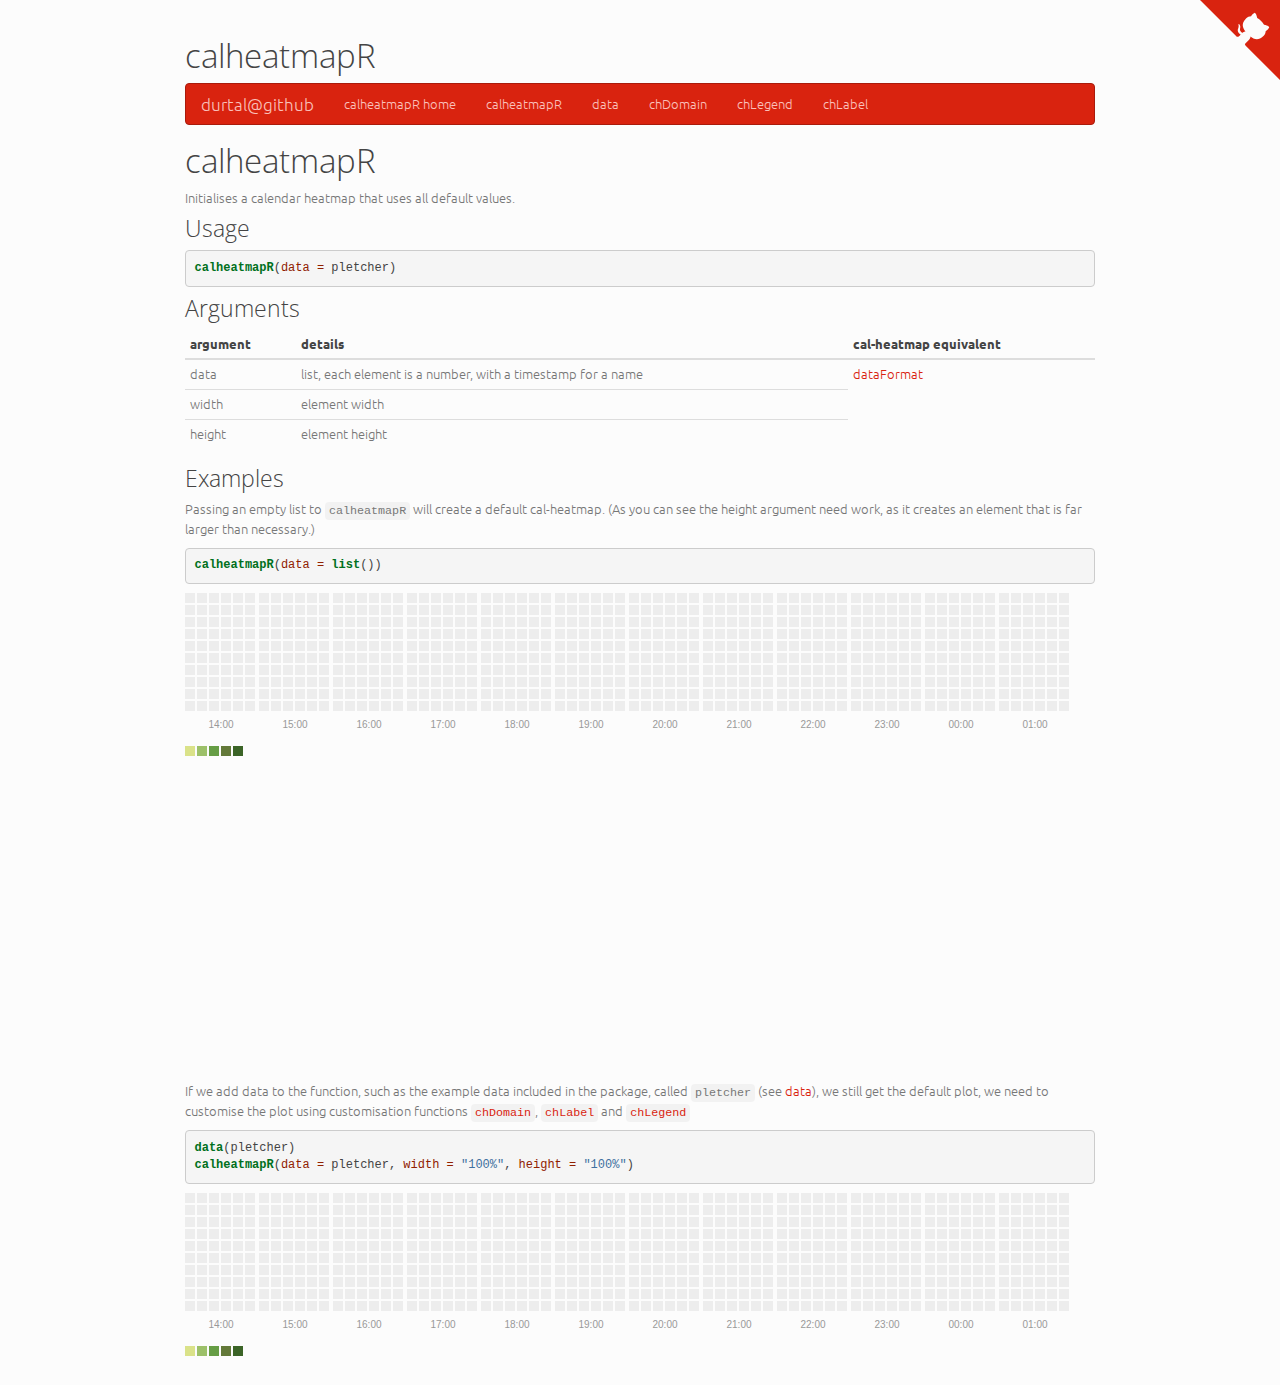
<file: calheatmapR.html>
<!DOCTYPE html>

<html xmlns="http://www.w3.org/1999/xhtml">

<head>

<meta charset="utf-8">
<meta http-equiv="Content-Type" content="text/html; charset=utf-8" />
<meta name="generator" content="pandoc" />



<title>calheatmapR</title>

<script src="libs/jquery-1.11.0/jquery.min.js"></script>
<meta name="viewport" content="width=device-width, initial-scale=1" />
<link href="libs/bootstrap-3.3.1/css/united.min.css" rel="stylesheet" />
<script src="libs/bootstrap-3.3.1/js/bootstrap.min.js"></script>
<script src="libs/bootstrap-3.3.1/shim/html5shiv.min.js"></script>
<script src="libs/bootstrap-3.3.1/shim/respond.min.js"></script>
<script src="libs/htmlwidgets-0.5/htmlwidgets.js"></script>
<script src="libs/d3-3.5.5/d3.min.js"></script>
<link href="libs/cal-heatmap-3.5.2/./cal-heatmap.css" rel="stylesheet" />
<script src="libs/cal-heatmap-3.5.2/./cal-heatmap.js"></script>
<script src="libs/underscore-1.8.3/./underscore.js"></script>
<script src="libs/calheatmapR-binding-0.1/calheatmapR.js"></script>

<style type="text/css">

	/* padding for bootstrap navbar */
	body {
		padding-top: 20px;
		padding-bottom: 20px;
	}
	@media (max-width: 979px) {
		body {
			padding-top: 0;
		}
	}

	/* offset scroll position for anchor links (for fixed navbar) */
	@media (min-width: 980px) {
		.section h2 {
			padding-top: 52px;
			margin-top: -52px;
		}
		.section h3 {
			padding-top: 52px;
			margin-top: -52px;
		}
	}

	p {
		font-size: 13px;
	}

	/* don't use link color in navbar */
	.dropdown-menu>li>a {
		color: black;
	}

	/* some padding for disqus */
	#disqus_thread {
		margin-top: 45px;
	}

</style>


<style type="text/css">code{white-space: pre;}</style>
<style type="text/css">
table.sourceCode, tr.sourceCode, td.lineNumbers, td.sourceCode {
  margin: 0; padding: 0; vertical-align: baseline; border: none; }
table.sourceCode { width: 100%; line-height: 100%; }
td.lineNumbers { text-align: right; padding-right: 4px; padding-left: 4px; color: #aaaaaa; border-right: 1px solid #aaaaaa; }
td.sourceCode { padding-left: 5px; }
code > span.kw { color: #007020; font-weight: bold; }
code > span.dt { color: #902000; }
code > span.dv { color: #40a070; }
code > span.bn { color: #40a070; }
code > span.fl { color: #40a070; }
code > span.ch { color: #4070a0; }
code > span.st { color: #4070a0; }
code > span.co { color: #60a0b0; font-style: italic; }
code > span.ot { color: #007020; }
code > span.al { color: #ff0000; font-weight: bold; }
code > span.fu { color: #06287e; }
code > span.er { color: #ff0000; font-weight: bold; }
</style>
<style type="text/css">
  pre:not([class]) {
    background-color: white;
  }
</style>


<link rel="stylesheet" href="styles.css" type="text/css" />

</head>

<body>

<style type = "text/css">
.main-container {
  max-width: 940px;
  margin-left: auto;
  margin-right: auto;
}
code {
  color: inherit;
  background-color: rgba(0, 0, 0, 0.04);
}
img { 
  max-width:100%; 
  height: auto; 
}
</style>
<div class="container-fluid main-container">

<h1>calheatmapR</h1>
<nav class="navbar navbar-inverse">
	<div class="container-fluid">
		<div class="navbar-header">
			<button type="button" class="navbar-toggle collapsed" data-toggle="collapse" data-target="#bs-example-navbar-collapse-1">
				<span class="sr-only">Toggle navigation</span>
				<span class="icon-bar"></span>
				<span class="icon-bar"></span>
				<span class="icon-bar"></span>
			</button>
			<a class="navbar-brand" href="https://github.com/durtal">durtal@github</a>
		</div>

		<div class="collapse navbar-collapse" id="bs-example-navbar-collapse-1">
			<ul class="nav navbar-nav">
				<li>
					<a href="index.html">calheatmapR home</a>
				</li>
				<li>
					<a href="calheatmapR.html">calheatmapR</a>
				</li>
				<li>
				    <a href="data.html">data</a>
				</li>
				<li>
				    <a href="chDomain.html">chDomain</a>
				</li>
				<li>
				    <a href="chLegend.html">chLegend</a>
				</li>
				<li>
				    <a href="chLabel.html">chLabel</a>
				</li>
			</ul>
		</div>
	</div>
</nav>

<div id="header">
<h1 class="title">calheatmapR</h1>
</div>


<p>Initialises a calendar heatmap that uses all default values.</p>
<div id="usage" class="section level3">
<h3>Usage</h3>
<pre class="sourceCode r"><code class="sourceCode r"><span class="kw">calheatmapR</span>(<span class="dt">data =</span> pletcher)</code></pre>
</div>
<div id="arguments" class="section level3">
<h3>Arguments</h3>
<table>
<thead>
<tr class="header">
<th align="left">argument</th>
<th align="left">details</th>
<th align="left">cal-heatmap equivalent</th>
</tr>
</thead>
<tbody>
<tr class="odd">
<td align="left">data</td>
<td align="left">list, each element is a number, with a timestamp for a name</td>
<td align="left"><a href="http://kamisama.github.io/cal-heatmap/#data-format">dataFormat</a></td>
</tr>
<tr class="even">
<td align="left">width</td>
<td align="left">element width</td>
</tr>
<tr class="odd">
<td align="left">height</td>
<td align="left">element height</td>
</tr>
</tbody>
</table>
</div>
<div id="examples" class="section level3">
<h3>Examples</h3>
<p>Passing an empty list to <code>calheatmapR</code> will create a default cal-heatmap. (As you can see the height argument need work, as it creates an element that is far larger than necessary.)</p>
<pre class="sourceCode r"><code class="sourceCode r"><span class="kw">calheatmapR</span>(<span class="dt">data =</span> <span class="kw">list</span>())</code></pre>
<p><div id="htmlwidget-5774" style="width:672px;height:480px;" class="calheatmapR"></div>
<script type="application/json" data-for="htmlwidget-5774">{"x":{"data":[]},"evals":[]}</script></p>
<p>If we add data to the function, such as the example data included in the package, called <code>pletcher</code> (see <a href="data.html">data</a>), we still get the default plot, we need to customise the plot using customisation functions <a href="chDomain.html"><code>chDomain</code></a>, <a href="chLabel.html"><code>chLabel</code></a> and <a href="chLegend.html"><code>chLegend</code></a></p>
<pre class="sourceCode r"><code class="sourceCode r"><span class="kw">data</span>(pletcher)
<span class="kw">calheatmapR</span>(<span class="dt">data =</span> pletcher, <span class="dt">width =</span> <span class="st">&quot;100%&quot;</span>, <span class="dt">height =</span> <span class="st">&quot;100%&quot;</span>)</code></pre>
<p><div id="htmlwidget-6360" style="width:100%;height:100%;" class="calheatmapR"></div>
<script type="application/json" data-for="htmlwidget-6360">{"x":{"data":{"1354406400":70,"1354752000":100,"1354924800":77,"1355356800":100,"1355443200":100,"1355529600":89,"1355616000":60,"1355875200":51.8,"1355961600":100,"1356048000":57,"1356134400":71,"1356220800":88,"1356480000":60,"1356739200":91.7,"1356825600":50,"1356998400":100,"1357171200":44.8,"1357257600":100,"1357344000":87,"1357430400":33.5,"1357689600":0,"1357776000":62,"1357862400":66.5,"1357948800":100,"1358035200":80,"1358294400":86,"1358380800":58,"1358467200":100,"1358553600":58.8,"1358640000":92.8,"1358726400":83.5,"1358985600":71.7,"1359072000":80,"1359158400":61.2,"1359244800":46.3,"1359504000":67,"1359676800":100,"1359763200":89.6,"1360108800":85,"1360195200":47.5,"1360281600":83,"1360368000":74.2,"1360454400":56.3,"1360713600":50,"1360800000":100,"1360886400":39,"1360972800":76.4,"1361059200":100,"1361145600":100,"1361491200":33,"1361577600":84.7,"1361664000":65.2,"1362009600":82,"1362096000":100,"1362182400":60,"1362268800":90,"1362614400":71,"1362700800":58.5,"1362787200":88,"1362873600":70,"1363132800":50,"1363305600":91,"1363392000":57,"1363478400":85.3,"1363910400":61.2,"1363996800":68,"1364083200":75,"1364342400":66.7,"1364428800":63,"1364515200":44,"1364601600":74,"1364947200":72.3,"1365120000":76.5,"1379116800":86,"1379808000":61,"1380931200":30,"1381017600":85,"1381536000":64,"1381622400":100,"1382140800":33,"1382745600":12.3,"1382832000":50,"1383955200":82.7,"1384041600":83,"1384128000":64.5,"1384560000":100,"1384646400":100,"1385164800":27.5,"1385251200":66.5,"1385769600":80.8,"1386288000":45.3,"1386374400":81.3,"1386460800":75,"1386892800":50,"1386979200":60,"1387065600":85.5,"1387411200":36,"1387497600":56.5,"1387584000":53.7,"1387670400":80.7,"1388016000":100,"1388102400":45.7,"1388188800":81.2,"1388275200":57,"1388534400":67.6,"1388620800":90,"1388793600":52.6,"1388880000":95,"1389312000":88,"1389398400":74.1,"1389484800":71.8,"1389744000":100,"1389830400":54,"1389916800":77.3,"1390003200":86,"1390089600":88.8,"1390176000":100,"1390435200":43,"1390521600":100,"1390608000":76,"1390694400":62.3,"1390953600":20,"1391126400":100,"1391212800":60.4,"1391299200":82.3,"1391558400":94,"1391644800":100,"1391731200":85.5,"1391817600":70.7,"1391904000":58.7,"1392422400":83.5,"1392508800":58.7,"1392595200":55,"1392854400":0,"1392940800":49.2,"1393027200":67.6,"1393113600":76,"1393372800":50,"1393459200":69.8,"1393632000":83.8,"1393718400":65.3,"1393977600":89.3,"1394150400":38,"1394236800":74.8,"1394323200":46.2,"1394755200":17.7,"1394841600":77,"1394928000":23,"1395360000":44,"1395446400":17,"1395532800":60,"1395792000":100,"1395878400":40,"1396051200":75.2,"1396137600":78.2,"1396656000":59.7,"1397260800":39,"1397347200":50,"1397865600":33,"1398470400":62,"1398556800":75,"1411171200":100,"1411257600":50,"1411776000":63,"1411862400":100,"1417824000":47.3,"1417910400":96,"1418169600":100,"1418342400":30,"1418428800":100,"1418688000":50,"1418774400":86,"1418860800":54.5,"1418947200":45.5,"1419033600":80.5,"1419120000":75,"1419292800":42,"1419552000":43,"1419638400":91.7,"1419724800":64.5,"1419984000":22,"1420070400":33,"1420243200":67,"1420329600":82.8,"1420761600":67,"1420848000":58.6,"1420934400":52.7,"1421366400":78.5,"1421452800":75.2,"1421539200":49.3,"1422057600":50,"1422144000":79,"1422489600":20,"1422576000":100,"1422662400":71,"1422748800":73.5,"1423008000":51.2,"1423180800":100,"1423267200":74.5,"1423353600":61.7,"1423872000":81.3,"1423958400":72,"1424304000":80,"1424390400":11.3,"1424476800":68,"1424563200":63.5,"1424908800":100,"1425168000":75}},"evals":[]}</script></p>
<a href="https://github.com/durtal/calheatmapR" class="github-corner"><svg width="80" height="80" viewBox="0 0 250 250" style="fill:#d9230f; color:#fcfcfc; position: absolute; top: 0; border: 0; right: 0;"><path d="M0,0 L115,115 L130,115 L142,142 L250,250 L250,0 Z"></path><path d="M128.3,109.0 C113.8,99.7 119.0,89.6 119.0,89.6 C122.0,82.7 120.5,78.6 120.5,78.6 C119.2,72.0 123.4,76.3 123.4,76.3 C127.3,80.9 125.5,87.3 125.5,87.3 C122.9,97.6 130.6,101.9 134.4,103.2" fill="currentColor" style="transform-origin: 130px 106px;" class="octo-arm"></path><path d="M115.0,115.0 C114.9,115.1 118.7,116.5 119.8,115.4 L133.7,101.6 C136.9,99.2 139.9,98.4 142.2,98.6 C133.8,88.0 127.5,74.4 143.8,58.0 C148.5,53.4 154.0,51.2 159.7,51.0 C160.3,49.4 163.2,43.6 171.4,40.1 C171.4,40.1 176.1,42.5 178.8,56.2 C183.1,58.6 187.2,61.8 190.9,65.4 C194.5,69.0 197.7,73.2 200.1,77.6 C213.8,80.2 216.3,84.9 216.3,84.9 C212.7,93.1 206.9,96.0 205.4,96.6 C205.1,102.4 203.0,107.8 198.3,112.5 C181.9,128.9 168.3,122.5 157.7,114.1 C157.9,116.9 156.7,120.9 152.7,124.9 L141.0,136.5 C139.8,137.7 141.6,141.9 141.8,141.8 Z" fill="currentColor" class="octo-body"></path></svg></a>
<style>.github-corner:hover .octo-arm{animation:octocat-wave 560ms ease-in-out}@keyframes octocat-wave{0%,100%{transform:rotate(0)}20%,60%{transform:rotate(-25deg)}40%,80%{transform:rotate(10deg)}}@media (max-width:500px){.github-corner:hover .octo-arm{animation:none}.github-corner .octo-arm{animation:octocat-wave 560ms ease-in-out}}</style>
</div>


</div>

<script>

// add bootstrap table styles to pandoc tables
$(document).ready(function () {
  $('tr.header').parent('thead').parent('table').addClass('table table-condensed');
});

</script>


</body>
</html>
</file>
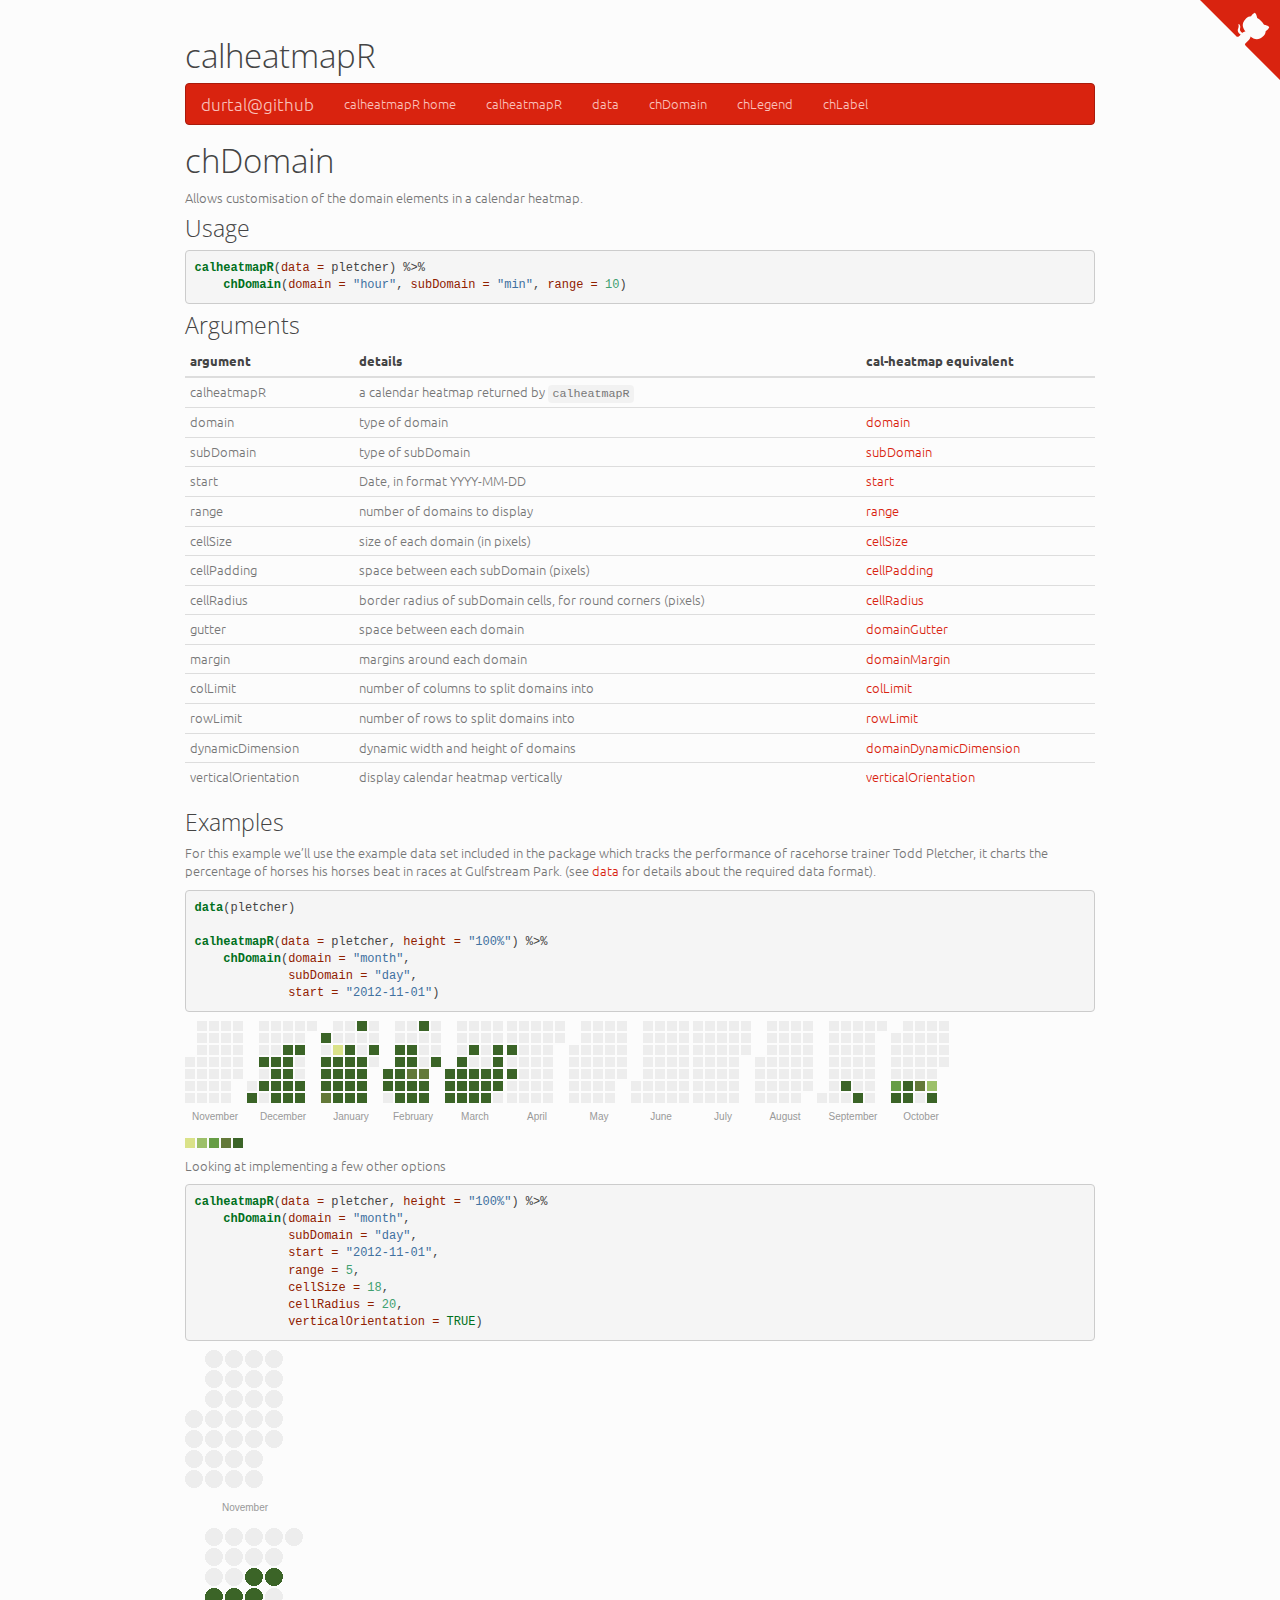
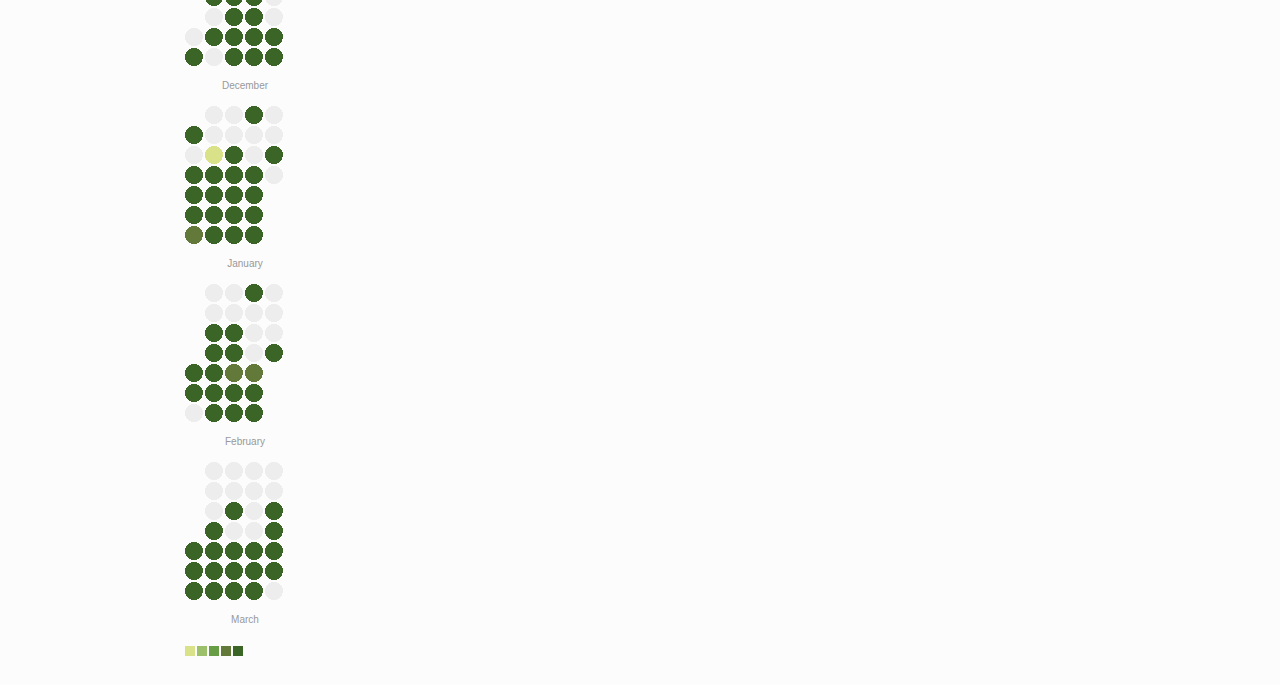
<file: chDomain.html>
<!DOCTYPE html>

<html xmlns="http://www.w3.org/1999/xhtml">

<head>

<meta charset="utf-8">
<meta http-equiv="Content-Type" content="text/html; charset=utf-8" />
<meta name="generator" content="pandoc" />



<title>chDomain</title>

<script src="libs/jquery-1.11.0/jquery.min.js"></script>
<meta name="viewport" content="width=device-width, initial-scale=1" />
<link href="libs/bootstrap-3.3.1/css/united.min.css" rel="stylesheet" />
<script src="libs/bootstrap-3.3.1/js/bootstrap.min.js"></script>
<script src="libs/bootstrap-3.3.1/shim/html5shiv.min.js"></script>
<script src="libs/bootstrap-3.3.1/shim/respond.min.js"></script>
<script src="libs/htmlwidgets-0.5/htmlwidgets.js"></script>
<script src="libs/d3-3.5.5/d3.min.js"></script>
<link href="libs/cal-heatmap-3.5.2/./cal-heatmap.css" rel="stylesheet" />
<script src="libs/cal-heatmap-3.5.2/./cal-heatmap.js"></script>
<script src="libs/underscore-1.8.3/./underscore.js"></script>
<script src="libs/calheatmapR-binding-0.1/calheatmapR.js"></script>

<style type="text/css">

	/* padding for bootstrap navbar */
	body {
		padding-top: 20px;
		padding-bottom: 20px;
	}
	@media (max-width: 979px) {
		body {
			padding-top: 0;
		}
	}

	/* offset scroll position for anchor links (for fixed navbar) */
	@media (min-width: 980px) {
		.section h2 {
			padding-top: 52px;
			margin-top: -52px;
		}
		.section h3 {
			padding-top: 52px;
			margin-top: -52px;
		}
	}

	p {
		font-size: 13px;
	}

	/* don't use link color in navbar */
	.dropdown-menu>li>a {
		color: black;
	}

	/* some padding for disqus */
	#disqus_thread {
		margin-top: 45px;
	}

</style>


<style type="text/css">code{white-space: pre;}</style>
<style type="text/css">
table.sourceCode, tr.sourceCode, td.lineNumbers, td.sourceCode {
  margin: 0; padding: 0; vertical-align: baseline; border: none; }
table.sourceCode { width: 100%; line-height: 100%; }
td.lineNumbers { text-align: right; padding-right: 4px; padding-left: 4px; color: #aaaaaa; border-right: 1px solid #aaaaaa; }
td.sourceCode { padding-left: 5px; }
code > span.kw { color: #007020; font-weight: bold; }
code > span.dt { color: #902000; }
code > span.dv { color: #40a070; }
code > span.bn { color: #40a070; }
code > span.fl { color: #40a070; }
code > span.ch { color: #4070a0; }
code > span.st { color: #4070a0; }
code > span.co { color: #60a0b0; font-style: italic; }
code > span.ot { color: #007020; }
code > span.al { color: #ff0000; font-weight: bold; }
code > span.fu { color: #06287e; }
code > span.er { color: #ff0000; font-weight: bold; }
</style>
<style type="text/css">
  pre:not([class]) {
    background-color: white;
  }
</style>


<link rel="stylesheet" href="styles.css" type="text/css" />

</head>

<body>

<style type = "text/css">
.main-container {
  max-width: 940px;
  margin-left: auto;
  margin-right: auto;
}
code {
  color: inherit;
  background-color: rgba(0, 0, 0, 0.04);
}
img { 
  max-width:100%; 
  height: auto; 
}
</style>
<div class="container-fluid main-container">

<h1>calheatmapR</h1>
<nav class="navbar navbar-inverse">
	<div class="container-fluid">
		<div class="navbar-header">
			<button type="button" class="navbar-toggle collapsed" data-toggle="collapse" data-target="#bs-example-navbar-collapse-1">
				<span class="sr-only">Toggle navigation</span>
				<span class="icon-bar"></span>
				<span class="icon-bar"></span>
				<span class="icon-bar"></span>
			</button>
			<a class="navbar-brand" href="https://github.com/durtal">durtal@github</a>
		</div>

		<div class="collapse navbar-collapse" id="bs-example-navbar-collapse-1">
			<ul class="nav navbar-nav">
				<li>
					<a href="index.html">calheatmapR home</a>
				</li>
				<li>
					<a href="calheatmapR.html">calheatmapR</a>
				</li>
				<li>
				    <a href="data.html">data</a>
				</li>
				<li>
				    <a href="chDomain.html">chDomain</a>
				</li>
				<li>
				    <a href="chLegend.html">chLegend</a>
				</li>
				<li>
				    <a href="chLabel.html">chLabel</a>
				</li>
			</ul>
		</div>
	</div>
</nav>

<div id="header">
<h1 class="title">chDomain</h1>
</div>


<p>Allows customisation of the domain elements in a calendar heatmap.</p>
<div id="usage" class="section level3">
<h3>Usage</h3>
<pre class="sourceCode r"><code class="sourceCode r"><span class="kw">calheatmapR</span>(<span class="dt">data =</span> pletcher) %&gt;%
<span class="st">    </span><span class="kw">chDomain</span>(<span class="dt">domain =</span> <span class="st">&quot;hour&quot;</span>, <span class="dt">subDomain =</span> <span class="st">&quot;min&quot;</span>, <span class="dt">range =</span> <span class="dv">10</span>)</code></pre>
</div>
<div id="arguments" class="section level3">
<h3>Arguments</h3>
<table>
<thead>
<tr class="header">
<th align="left">argument</th>
<th align="left">details</th>
<th align="left">cal-heatmap equivalent</th>
</tr>
</thead>
<tbody>
<tr class="odd">
<td align="left">calheatmapR</td>
<td align="left">a calendar heatmap returned by <code>calheatmapR</code></td>
</tr>
<tr class="even">
<td align="left">domain</td>
<td align="left">type of domain</td>
<td align="left"><a href="https://kamisama.github.io/cal-heatmap/#domain">domain</a></td>
</tr>
<tr class="odd">
<td align="left">subDomain</td>
<td align="left">type of subDomain</td>
<td align="left"><a href="https://kamisama.github.io/cal-heatmap/#subDomain">subDomain</a></td>
</tr>
<tr class="even">
<td align="left">start</td>
<td align="left">Date, in format YYYY-MM-DD</td>
<td align="left"><a href="https://kamisama.github.io/cal-heatmap/#start">start</a></td>
</tr>
<tr class="odd">
<td align="left">range</td>
<td align="left">number of domains to display</td>
<td align="left"><a href="https://kamisama.github.io/cal-heatmap/#range">range</a></td>
</tr>
<tr class="even">
<td align="left">cellSize</td>
<td align="left">size of each domain (in pixels)</td>
<td align="left"><a href="https://kamisama.github.io/cal-heatmap/#cellSize">cellSize</a></td>
</tr>
<tr class="odd">
<td align="left">cellPadding</td>
<td align="left">space between each subDomain (pixels)</td>
<td align="left"><a href="https://kamisama.github.io/cal-heatmap/#cellPadding">cellPadding</a></td>
</tr>
<tr class="even">
<td align="left">cellRadius</td>
<td align="left">border radius of subDomain cells, for round corners (pixels)</td>
<td align="left"><a href="https://kamisama.github.io/cal-heatmap/#cellRadius">cellRadius</a></td>
</tr>
<tr class="odd">
<td align="left">gutter</td>
<td align="left">space between each domain</td>
<td align="left"><a href="https://kamisama.github.io/cal-heatmap/#domainGutter">domainGutter</a></td>
</tr>
<tr class="even">
<td align="left">margin</td>
<td align="left">margins around each domain</td>
<td align="left"><a href="https://kamisama.github.io/cal-heatmap/#domainMargin">domainMargin</a></td>
</tr>
<tr class="odd">
<td align="left">colLimit</td>
<td align="left">number of columns to split domains into</td>
<td align="left"><a href="https://kamisama.github.io/cal-heatmap/#colLimit">colLimit</a></td>
</tr>
<tr class="even">
<td align="left">rowLimit</td>
<td align="left">number of rows to split domains into</td>
<td align="left"><a href="https://kamisama.github.io/cal-heatmap/#rowLimit">rowLimit</a></td>
</tr>
<tr class="odd">
<td align="left">dynamicDimension</td>
<td align="left">dynamic width and height of domains</td>
<td align="left"><a href="https://kamisama.github.io/cal-heatmap/#domainDynamicDimension">domainDynamicDimension</a></td>
</tr>
<tr class="even">
<td align="left">verticalOrientation</td>
<td align="left">display calendar heatmap vertically</td>
<td align="left"><a href="https://kamisama.github.io/cal-heatmap/#verticalOrientation">verticalOrientation</a></td>
</tr>
</tbody>
</table>
</div>
<div id="examples" class="section level3">
<h3>Examples</h3>
<p>For this example we’ll use the example data set included in the package which tracks the performance of racehorse trainer Todd Pletcher, it charts the percentage of horses his horses beat in races at Gulfstream Park. (see <a href="data.html">data</a> for details about the required data format).</p>
<pre class="sourceCode r"><code class="sourceCode r"><span class="kw">data</span>(pletcher)

<span class="kw">calheatmapR</span>(<span class="dt">data =</span> pletcher, <span class="dt">height =</span> <span class="st">&quot;100%&quot;</span>) %&gt;%
<span class="st">    </span><span class="kw">chDomain</span>(<span class="dt">domain =</span> <span class="st">&quot;month&quot;</span>,
             <span class="dt">subDomain =</span> <span class="st">&quot;day&quot;</span>,
             <span class="dt">start =</span> <span class="st">&quot;2012-11-01&quot;</span>)</code></pre>
<p><div id="htmlwidget-3360" style="width:672px;height:100%;" class="calheatmapR"></div>
<script type="application/json" data-for="htmlwidget-3360">{"x":{"data":{"1354406400":70,"1354752000":100,"1354924800":77,"1355356800":100,"1355443200":100,"1355529600":89,"1355616000":60,"1355875200":51.8,"1355961600":100,"1356048000":57,"1356134400":71,"1356220800":88,"1356480000":60,"1356739200":91.7,"1356825600":50,"1356998400":100,"1357171200":44.8,"1357257600":100,"1357344000":87,"1357430400":33.5,"1357689600":0,"1357776000":62,"1357862400":66.5,"1357948800":100,"1358035200":80,"1358294400":86,"1358380800":58,"1358467200":100,"1358553600":58.8,"1358640000":92.8,"1358726400":83.5,"1358985600":71.7,"1359072000":80,"1359158400":61.2,"1359244800":46.3,"1359504000":67,"1359676800":100,"1359763200":89.6,"1360108800":85,"1360195200":47.5,"1360281600":83,"1360368000":74.2,"1360454400":56.3,"1360713600":50,"1360800000":100,"1360886400":39,"1360972800":76.4,"1361059200":100,"1361145600":100,"1361491200":33,"1361577600":84.7,"1361664000":65.2,"1362009600":82,"1362096000":100,"1362182400":60,"1362268800":90,"1362614400":71,"1362700800":58.5,"1362787200":88,"1362873600":70,"1363132800":50,"1363305600":91,"1363392000":57,"1363478400":85.3,"1363910400":61.2,"1363996800":68,"1364083200":75,"1364342400":66.7,"1364428800":63,"1364515200":44,"1364601600":74,"1364947200":72.3,"1365120000":76.5,"1379116800":86,"1379808000":61,"1380931200":30,"1381017600":85,"1381536000":64,"1381622400":100,"1382140800":33,"1382745600":12.3,"1382832000":50,"1383955200":82.7,"1384041600":83,"1384128000":64.5,"1384560000":100,"1384646400":100,"1385164800":27.5,"1385251200":66.5,"1385769600":80.8,"1386288000":45.3,"1386374400":81.3,"1386460800":75,"1386892800":50,"1386979200":60,"1387065600":85.5,"1387411200":36,"1387497600":56.5,"1387584000":53.7,"1387670400":80.7,"1388016000":100,"1388102400":45.7,"1388188800":81.2,"1388275200":57,"1388534400":67.6,"1388620800":90,"1388793600":52.6,"1388880000":95,"1389312000":88,"1389398400":74.1,"1389484800":71.8,"1389744000":100,"1389830400":54,"1389916800":77.3,"1390003200":86,"1390089600":88.8,"1390176000":100,"1390435200":43,"1390521600":100,"1390608000":76,"1390694400":62.3,"1390953600":20,"1391126400":100,"1391212800":60.4,"1391299200":82.3,"1391558400":94,"1391644800":100,"1391731200":85.5,"1391817600":70.7,"1391904000":58.7,"1392422400":83.5,"1392508800":58.7,"1392595200":55,"1392854400":0,"1392940800":49.2,"1393027200":67.6,"1393113600":76,"1393372800":50,"1393459200":69.8,"1393632000":83.8,"1393718400":65.3,"1393977600":89.3,"1394150400":38,"1394236800":74.8,"1394323200":46.2,"1394755200":17.7,"1394841600":77,"1394928000":23,"1395360000":44,"1395446400":17,"1395532800":60,"1395792000":100,"1395878400":40,"1396051200":75.2,"1396137600":78.2,"1396656000":59.7,"1397260800":39,"1397347200":50,"1397865600":33,"1398470400":62,"1398556800":75,"1411171200":100,"1411257600":50,"1411776000":63,"1411862400":100,"1417824000":47.3,"1417910400":96,"1418169600":100,"1418342400":30,"1418428800":100,"1418688000":50,"1418774400":86,"1418860800":54.5,"1418947200":45.5,"1419033600":80.5,"1419120000":75,"1419292800":42,"1419552000":43,"1419638400":91.7,"1419724800":64.5,"1419984000":22,"1420070400":33,"1420243200":67,"1420329600":82.8,"1420761600":67,"1420848000":58.6,"1420934400":52.7,"1421366400":78.5,"1421452800":75.2,"1421539200":49.3,"1422057600":50,"1422144000":79,"1422489600":20,"1422576000":100,"1422662400":71,"1422748800":73.5,"1423008000":51.2,"1423180800":100,"1423267200":74.5,"1423353600":61.7,"1423872000":81.3,"1423958400":72,"1424304000":80,"1424390400":11.3,"1424476800":68,"1424563200":63.5,"1424908800":100,"1425168000":75},"attrs":{"domain":"month","subDomain":"day","start":"2012-11-01","range":12,"cellSize":10,"cellPadding":2,"cellRadius":0,"domainGutter":2,"domainMargin":[0,0,0,0],"domainDynamicDimension":true,"verticalOrientation":false}},"evals":[]}</script></p>
<p>Looking at implementing a few other options</p>
<pre class="sourceCode r"><code class="sourceCode r"><span class="kw">calheatmapR</span>(<span class="dt">data =</span> pletcher, <span class="dt">height =</span> <span class="st">&quot;100%&quot;</span>) %&gt;%
<span class="st">    </span><span class="kw">chDomain</span>(<span class="dt">domain =</span> <span class="st">&quot;month&quot;</span>,
             <span class="dt">subDomain =</span> <span class="st">&quot;day&quot;</span>,
             <span class="dt">start =</span> <span class="st">&quot;2012-11-01&quot;</span>,
             <span class="dt">range =</span> <span class="dv">5</span>,
             <span class="dt">cellSize =</span> <span class="dv">18</span>,
             <span class="dt">cellRadius =</span> <span class="dv">20</span>,
             <span class="dt">verticalOrientation =</span> <span class="ot">TRUE</span>)</code></pre>
<p><div id="htmlwidget-6174" style="width:672px;height:100%;" class="calheatmapR"></div>
<script type="application/json" data-for="htmlwidget-6174">{"x":{"data":{"1354406400":70,"1354752000":100,"1354924800":77,"1355356800":100,"1355443200":100,"1355529600":89,"1355616000":60,"1355875200":51.8,"1355961600":100,"1356048000":57,"1356134400":71,"1356220800":88,"1356480000":60,"1356739200":91.7,"1356825600":50,"1356998400":100,"1357171200":44.8,"1357257600":100,"1357344000":87,"1357430400":33.5,"1357689600":0,"1357776000":62,"1357862400":66.5,"1357948800":100,"1358035200":80,"1358294400":86,"1358380800":58,"1358467200":100,"1358553600":58.8,"1358640000":92.8,"1358726400":83.5,"1358985600":71.7,"1359072000":80,"1359158400":61.2,"1359244800":46.3,"1359504000":67,"1359676800":100,"1359763200":89.6,"1360108800":85,"1360195200":47.5,"1360281600":83,"1360368000":74.2,"1360454400":56.3,"1360713600":50,"1360800000":100,"1360886400":39,"1360972800":76.4,"1361059200":100,"1361145600":100,"1361491200":33,"1361577600":84.7,"1361664000":65.2,"1362009600":82,"1362096000":100,"1362182400":60,"1362268800":90,"1362614400":71,"1362700800":58.5,"1362787200":88,"1362873600":70,"1363132800":50,"1363305600":91,"1363392000":57,"1363478400":85.3,"1363910400":61.2,"1363996800":68,"1364083200":75,"1364342400":66.7,"1364428800":63,"1364515200":44,"1364601600":74,"1364947200":72.3,"1365120000":76.5,"1379116800":86,"1379808000":61,"1380931200":30,"1381017600":85,"1381536000":64,"1381622400":100,"1382140800":33,"1382745600":12.3,"1382832000":50,"1383955200":82.7,"1384041600":83,"1384128000":64.5,"1384560000":100,"1384646400":100,"1385164800":27.5,"1385251200":66.5,"1385769600":80.8,"1386288000":45.3,"1386374400":81.3,"1386460800":75,"1386892800":50,"1386979200":60,"1387065600":85.5,"1387411200":36,"1387497600":56.5,"1387584000":53.7,"1387670400":80.7,"1388016000":100,"1388102400":45.7,"1388188800":81.2,"1388275200":57,"1388534400":67.6,"1388620800":90,"1388793600":52.6,"1388880000":95,"1389312000":88,"1389398400":74.1,"1389484800":71.8,"1389744000":100,"1389830400":54,"1389916800":77.3,"1390003200":86,"1390089600":88.8,"1390176000":100,"1390435200":43,"1390521600":100,"1390608000":76,"1390694400":62.3,"1390953600":20,"1391126400":100,"1391212800":60.4,"1391299200":82.3,"1391558400":94,"1391644800":100,"1391731200":85.5,"1391817600":70.7,"1391904000":58.7,"1392422400":83.5,"1392508800":58.7,"1392595200":55,"1392854400":0,"1392940800":49.2,"1393027200":67.6,"1393113600":76,"1393372800":50,"1393459200":69.8,"1393632000":83.8,"1393718400":65.3,"1393977600":89.3,"1394150400":38,"1394236800":74.8,"1394323200":46.2,"1394755200":17.7,"1394841600":77,"1394928000":23,"1395360000":44,"1395446400":17,"1395532800":60,"1395792000":100,"1395878400":40,"1396051200":75.2,"1396137600":78.2,"1396656000":59.7,"1397260800":39,"1397347200":50,"1397865600":33,"1398470400":62,"1398556800":75,"1411171200":100,"1411257600":50,"1411776000":63,"1411862400":100,"1417824000":47.3,"1417910400":96,"1418169600":100,"1418342400":30,"1418428800":100,"1418688000":50,"1418774400":86,"1418860800":54.5,"1418947200":45.5,"1419033600":80.5,"1419120000":75,"1419292800":42,"1419552000":43,"1419638400":91.7,"1419724800":64.5,"1419984000":22,"1420070400":33,"1420243200":67,"1420329600":82.8,"1420761600":67,"1420848000":58.6,"1420934400":52.7,"1421366400":78.5,"1421452800":75.2,"1421539200":49.3,"1422057600":50,"1422144000":79,"1422489600":20,"1422576000":100,"1422662400":71,"1422748800":73.5,"1423008000":51.2,"1423180800":100,"1423267200":74.5,"1423353600":61.7,"1423872000":81.3,"1423958400":72,"1424304000":80,"1424390400":11.3,"1424476800":68,"1424563200":63.5,"1424908800":100,"1425168000":75},"attrs":{"domain":"month","subDomain":"day","start":"2012-11-01","range":5,"cellSize":18,"cellPadding":2,"cellRadius":20,"domainGutter":2,"domainMargin":[0,0,0,0],"domainDynamicDimension":true,"verticalOrientation":true}},"evals":[]}</script></p>
<a href="https://github.com/durtal/calheatmapR" class="github-corner"><svg width="80" height="80" viewBox="0 0 250 250" style="fill:#d9230f; color:#fcfcfc; position: absolute; top: 0; border: 0; right: 0;"><path d="M0,0 L115,115 L130,115 L142,142 L250,250 L250,0 Z"></path><path d="M128.3,109.0 C113.8,99.7 119.0,89.6 119.0,89.6 C122.0,82.7 120.5,78.6 120.5,78.6 C119.2,72.0 123.4,76.3 123.4,76.3 C127.3,80.9 125.5,87.3 125.5,87.3 C122.9,97.6 130.6,101.9 134.4,103.2" fill="currentColor" style="transform-origin: 130px 106px;" class="octo-arm"></path><path d="M115.0,115.0 C114.9,115.1 118.7,116.5 119.8,115.4 L133.7,101.6 C136.9,99.2 139.9,98.4 142.2,98.6 C133.8,88.0 127.5,74.4 143.8,58.0 C148.5,53.4 154.0,51.2 159.7,51.0 C160.3,49.4 163.2,43.6 171.4,40.1 C171.4,40.1 176.1,42.5 178.8,56.2 C183.1,58.6 187.2,61.8 190.9,65.4 C194.5,69.0 197.7,73.2 200.1,77.6 C213.8,80.2 216.3,84.9 216.3,84.9 C212.7,93.1 206.9,96.0 205.4,96.6 C205.1,102.4 203.0,107.8 198.3,112.5 C181.9,128.9 168.3,122.5 157.7,114.1 C157.9,116.9 156.7,120.9 152.7,124.9 L141.0,136.5 C139.8,137.7 141.6,141.9 141.8,141.8 Z" fill="currentColor" class="octo-body"></path></svg></a>
<style>.github-corner:hover .octo-arm{animation:octocat-wave 560ms ease-in-out}@keyframes octocat-wave{0%,100%{transform:rotate(0)}20%,60%{transform:rotate(-25deg)}40%,80%{transform:rotate(10deg)}}@media (max-width:500px){.github-corner:hover .octo-arm{animation:none}.github-corner .octo-arm{animation:octocat-wave 560ms ease-in-out}}</style>
</div>


</div>

<script>

// add bootstrap table styles to pandoc tables
$(document).ready(function () {
  $('tr.header').parent('thead').parent('table').addClass('table table-condensed');
});

</script>


</body>
</html>
</file>
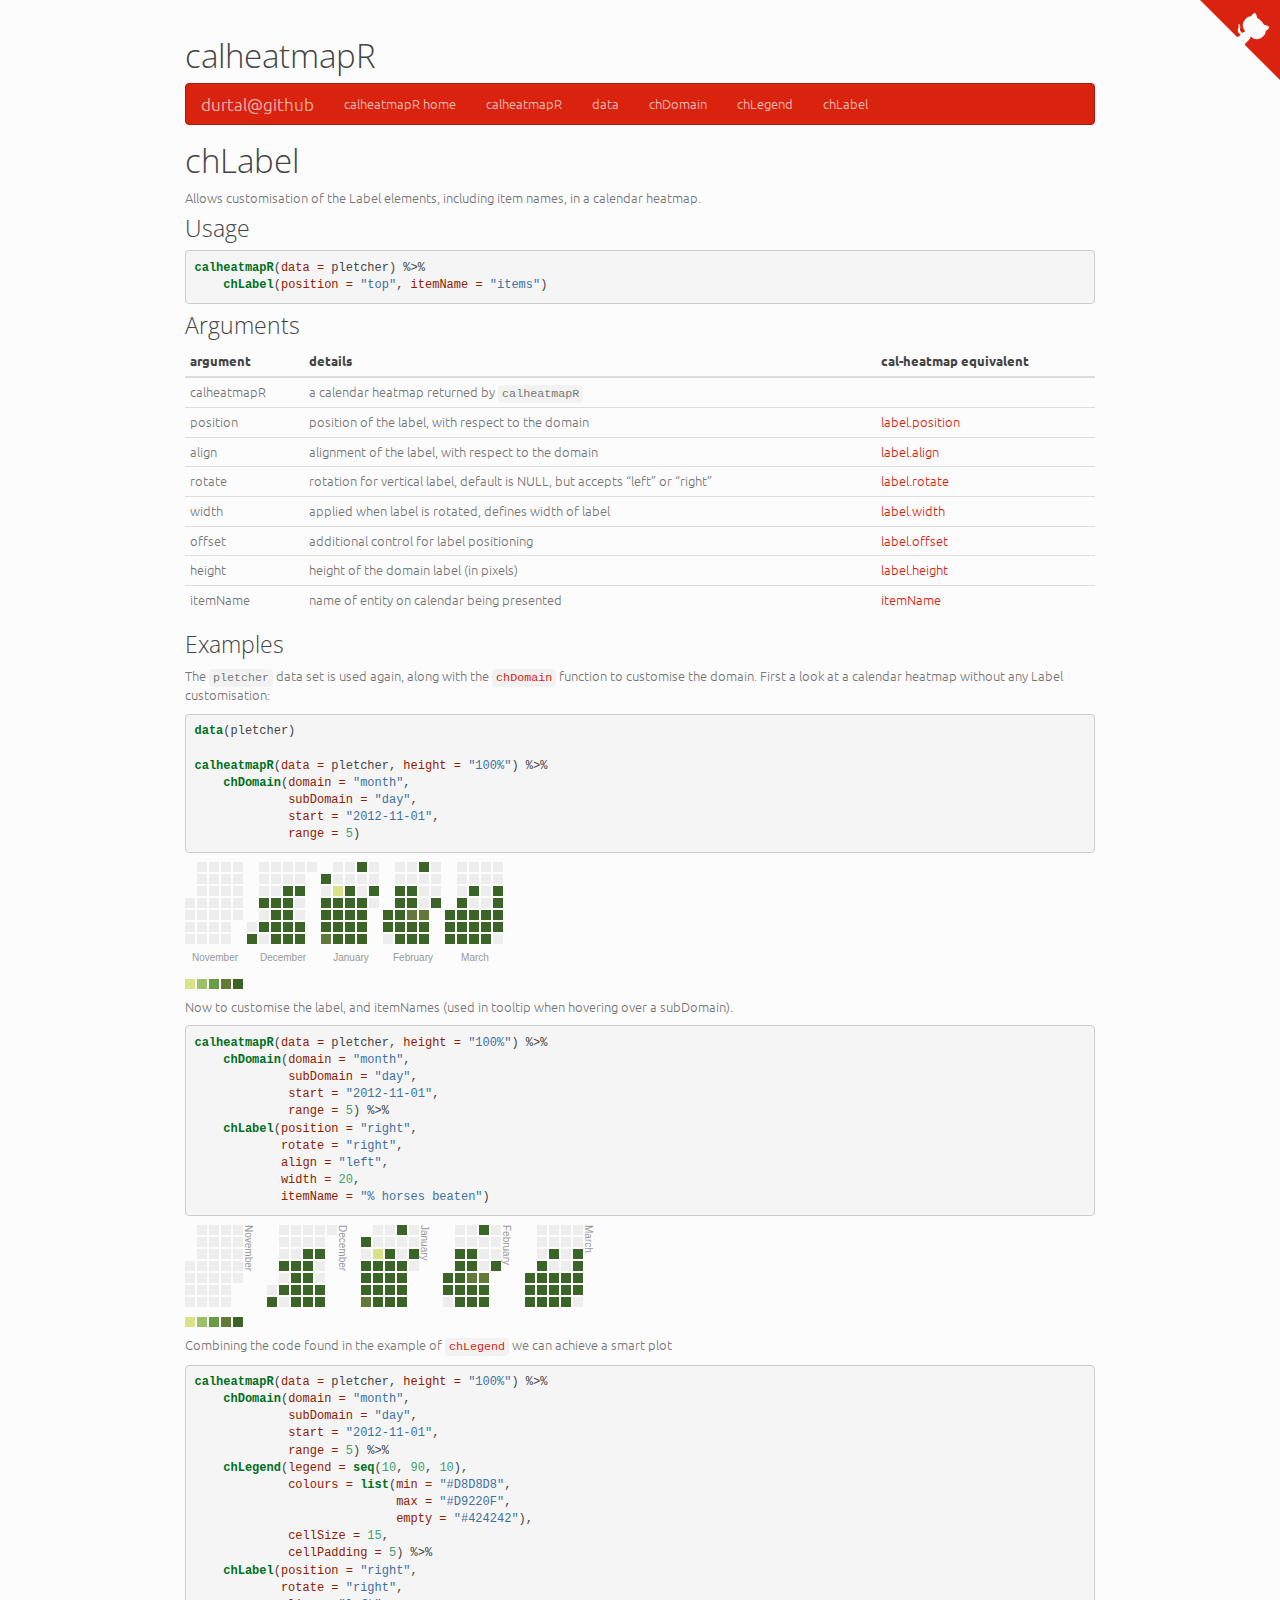
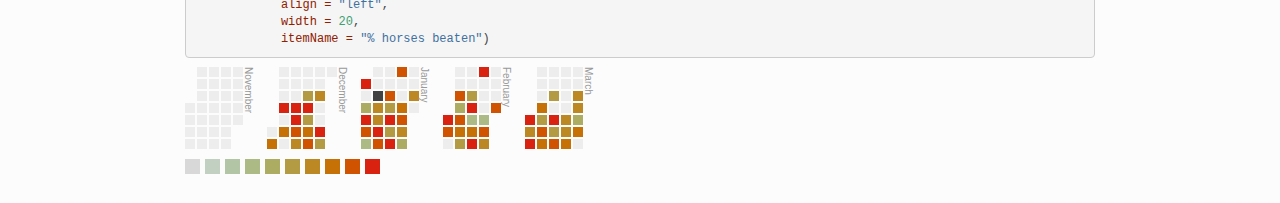
<file: chLabel.html>
<!DOCTYPE html>

<html xmlns="http://www.w3.org/1999/xhtml">

<head>

<meta charset="utf-8">
<meta http-equiv="Content-Type" content="text/html; charset=utf-8" />
<meta name="generator" content="pandoc" />



<title>chLabel</title>

<script src="libs/jquery-1.11.0/jquery.min.js"></script>
<meta name="viewport" content="width=device-width, initial-scale=1" />
<link href="libs/bootstrap-3.3.1/css/united.min.css" rel="stylesheet" />
<script src="libs/bootstrap-3.3.1/js/bootstrap.min.js"></script>
<script src="libs/bootstrap-3.3.1/shim/html5shiv.min.js"></script>
<script src="libs/bootstrap-3.3.1/shim/respond.min.js"></script>
<script src="libs/htmlwidgets-0.5/htmlwidgets.js"></script>
<script src="libs/d3-3.5.5/d3.min.js"></script>
<link href="libs/cal-heatmap-3.5.2/./cal-heatmap.css" rel="stylesheet" />
<script src="libs/cal-heatmap-3.5.2/./cal-heatmap.js"></script>
<script src="libs/underscore-1.8.3/./underscore.js"></script>
<script src="libs/calheatmapR-binding-0.1/calheatmapR.js"></script>

<style type="text/css">

	/* padding for bootstrap navbar */
	body {
		padding-top: 20px;
		padding-bottom: 20px;
	}
	@media (max-width: 979px) {
		body {
			padding-top: 0;
		}
	}

	/* offset scroll position for anchor links (for fixed navbar) */
	@media (min-width: 980px) {
		.section h2 {
			padding-top: 52px;
			margin-top: -52px;
		}
		.section h3 {
			padding-top: 52px;
			margin-top: -52px;
		}
	}

	p {
		font-size: 13px;
	}

	/* don't use link color in navbar */
	.dropdown-menu>li>a {
		color: black;
	}

	/* some padding for disqus */
	#disqus_thread {
		margin-top: 45px;
	}

</style>


<style type="text/css">code{white-space: pre;}</style>
<style type="text/css">
table.sourceCode, tr.sourceCode, td.lineNumbers, td.sourceCode {
  margin: 0; padding: 0; vertical-align: baseline; border: none; }
table.sourceCode { width: 100%; line-height: 100%; }
td.lineNumbers { text-align: right; padding-right: 4px; padding-left: 4px; color: #aaaaaa; border-right: 1px solid #aaaaaa; }
td.sourceCode { padding-left: 5px; }
code > span.kw { color: #007020; font-weight: bold; }
code > span.dt { color: #902000; }
code > span.dv { color: #40a070; }
code > span.bn { color: #40a070; }
code > span.fl { color: #40a070; }
code > span.ch { color: #4070a0; }
code > span.st { color: #4070a0; }
code > span.co { color: #60a0b0; font-style: italic; }
code > span.ot { color: #007020; }
code > span.al { color: #ff0000; font-weight: bold; }
code > span.fu { color: #06287e; }
code > span.er { color: #ff0000; font-weight: bold; }
</style>
<style type="text/css">
  pre:not([class]) {
    background-color: white;
  }
</style>


<link rel="stylesheet" href="styles.css" type="text/css" />

</head>

<body>

<style type = "text/css">
.main-container {
  max-width: 940px;
  margin-left: auto;
  margin-right: auto;
}
code {
  color: inherit;
  background-color: rgba(0, 0, 0, 0.04);
}
img { 
  max-width:100%; 
  height: auto; 
}
</style>
<div class="container-fluid main-container">

<h1>calheatmapR</h1>
<nav class="navbar navbar-inverse">
	<div class="container-fluid">
		<div class="navbar-header">
			<button type="button" class="navbar-toggle collapsed" data-toggle="collapse" data-target="#bs-example-navbar-collapse-1">
				<span class="sr-only">Toggle navigation</span>
				<span class="icon-bar"></span>
				<span class="icon-bar"></span>
				<span class="icon-bar"></span>
			</button>
			<a class="navbar-brand" href="https://github.com/durtal">durtal@github</a>
		</div>

		<div class="collapse navbar-collapse" id="bs-example-navbar-collapse-1">
			<ul class="nav navbar-nav">
				<li>
					<a href="index.html">calheatmapR home</a>
				</li>
				<li>
					<a href="calheatmapR.html">calheatmapR</a>
				</li>
				<li>
				    <a href="data.html">data</a>
				</li>
				<li>
				    <a href="chDomain.html">chDomain</a>
				</li>
				<li>
				    <a href="chLegend.html">chLegend</a>
				</li>
				<li>
				    <a href="chLabel.html">chLabel</a>
				</li>
			</ul>
		</div>
	</div>
</nav>

<div id="header">
<h1 class="title">chLabel</h1>
</div>


<p>Allows customisation of the Label elements, including item names, in a calendar heatmap.</p>
<div id="usage" class="section level3">
<h3>Usage</h3>
<pre class="sourceCode r"><code class="sourceCode r"><span class="kw">calheatmapR</span>(<span class="dt">data =</span> pletcher) %&gt;%
<span class="st">    </span><span class="kw">chLabel</span>(<span class="dt">position =</span> <span class="st">&quot;top&quot;</span>, <span class="dt">itemName =</span> <span class="st">&quot;items&quot;</span>)</code></pre>
</div>
<div id="arguments" class="section level3">
<h3>Arguments</h3>
<table>
<thead>
<tr class="header">
<th align="left">argument</th>
<th align="left">details</th>
<th align="left">cal-heatmap equivalent</th>
</tr>
</thead>
<tbody>
<tr class="odd">
<td align="left">calheatmapR</td>
<td align="left">a calendar heatmap returned by <code>calheatmapR</code></td>
</tr>
<tr class="even">
<td align="left">position</td>
<td align="left">position of the label, with respect to the domain</td>
<td align="left"><a href="http://kamisama.github.io/cal-heatmap/#label">label.position</a></td>
</tr>
<tr class="odd">
<td align="left">align</td>
<td align="left">alignment of the label, with respect to the domain</td>
<td align="left"><a href="http://kamisama.github.io/cal-heatmap/#label">label.align</a></td>
</tr>
<tr class="even">
<td align="left">rotate</td>
<td align="left">rotation for vertical label, default is NULL, but accepts “left” or “right”</td>
<td align="left"><a href="http://kamisama.github.io/cal-heatmap/#label">label.rotate</a></td>
</tr>
<tr class="odd">
<td align="left">width</td>
<td align="left">applied when label is rotated, defines width of label</td>
<td align="left"><a href="http://kamisama.github.io/cal-heatmap/#label">label.width</a></td>
</tr>
<tr class="even">
<td align="left">offset</td>
<td align="left">additional control for label positioning</td>
<td align="left"><a href="http://kamisama.github.io/cal-heatmap/#label">label.offset</a></td>
</tr>
<tr class="odd">
<td align="left">height</td>
<td align="left">height of the domain label (in pixels)</td>
<td align="left"><a href="http://kamisama.github.io/cal-heatmap/#label">label.height</a></td>
</tr>
<tr class="even">
<td align="left">itemName</td>
<td align="left">name of entity on calendar being presented</td>
<td align="left"><a href="http://kamisama.github.io/cal-heatmap/#itemName">itemName</a></td>
</tr>
</tbody>
</table>
</div>
<div id="examples" class="section level3">
<h3>Examples</h3>
<p>The <code>pletcher</code> data set is used again, along with the <a href="chDomain.html"><code>chDomain</code></a> function to customise the domain. First a look at a calendar heatmap without any Label customisation:</p>
<pre class="sourceCode r"><code class="sourceCode r"><span class="kw">data</span>(pletcher)

<span class="kw">calheatmapR</span>(<span class="dt">data =</span> pletcher, <span class="dt">height =</span> <span class="st">&quot;100%&quot;</span>) %&gt;%
<span class="st">    </span><span class="kw">chDomain</span>(<span class="dt">domain =</span> <span class="st">&quot;month&quot;</span>,
             <span class="dt">subDomain =</span> <span class="st">&quot;day&quot;</span>,
             <span class="dt">start =</span> <span class="st">&quot;2012-11-01&quot;</span>,
             <span class="dt">range =</span> <span class="dv">5</span>)</code></pre>
<p><div id="htmlwidget-5694" style="width:672px;height:100%;" class="calheatmapR"></div>
<script type="application/json" data-for="htmlwidget-5694">{"x":{"data":{"1354406400":70,"1354752000":100,"1354924800":77,"1355356800":100,"1355443200":100,"1355529600":89,"1355616000":60,"1355875200":51.8,"1355961600":100,"1356048000":57,"1356134400":71,"1356220800":88,"1356480000":60,"1356739200":91.7,"1356825600":50,"1356998400":100,"1357171200":44.8,"1357257600":100,"1357344000":87,"1357430400":33.5,"1357689600":0,"1357776000":62,"1357862400":66.5,"1357948800":100,"1358035200":80,"1358294400":86,"1358380800":58,"1358467200":100,"1358553600":58.8,"1358640000":92.8,"1358726400":83.5,"1358985600":71.7,"1359072000":80,"1359158400":61.2,"1359244800":46.3,"1359504000":67,"1359676800":100,"1359763200":89.6,"1360108800":85,"1360195200":47.5,"1360281600":83,"1360368000":74.2,"1360454400":56.3,"1360713600":50,"1360800000":100,"1360886400":39,"1360972800":76.4,"1361059200":100,"1361145600":100,"1361491200":33,"1361577600":84.7,"1361664000":65.2,"1362009600":82,"1362096000":100,"1362182400":60,"1362268800":90,"1362614400":71,"1362700800":58.5,"1362787200":88,"1362873600":70,"1363132800":50,"1363305600":91,"1363392000":57,"1363478400":85.3,"1363910400":61.2,"1363996800":68,"1364083200":75,"1364342400":66.7,"1364428800":63,"1364515200":44,"1364601600":74,"1364947200":72.3,"1365120000":76.5,"1379116800":86,"1379808000":61,"1380931200":30,"1381017600":85,"1381536000":64,"1381622400":100,"1382140800":33,"1382745600":12.3,"1382832000":50,"1383955200":82.7,"1384041600":83,"1384128000":64.5,"1384560000":100,"1384646400":100,"1385164800":27.5,"1385251200":66.5,"1385769600":80.8,"1386288000":45.3,"1386374400":81.3,"1386460800":75,"1386892800":50,"1386979200":60,"1387065600":85.5,"1387411200":36,"1387497600":56.5,"1387584000":53.7,"1387670400":80.7,"1388016000":100,"1388102400":45.7,"1388188800":81.2,"1388275200":57,"1388534400":67.6,"1388620800":90,"1388793600":52.6,"1388880000":95,"1389312000":88,"1389398400":74.1,"1389484800":71.8,"1389744000":100,"1389830400":54,"1389916800":77.3,"1390003200":86,"1390089600":88.8,"1390176000":100,"1390435200":43,"1390521600":100,"1390608000":76,"1390694400":62.3,"1390953600":20,"1391126400":100,"1391212800":60.4,"1391299200":82.3,"1391558400":94,"1391644800":100,"1391731200":85.5,"1391817600":70.7,"1391904000":58.7,"1392422400":83.5,"1392508800":58.7,"1392595200":55,"1392854400":0,"1392940800":49.2,"1393027200":67.6,"1393113600":76,"1393372800":50,"1393459200":69.8,"1393632000":83.8,"1393718400":65.3,"1393977600":89.3,"1394150400":38,"1394236800":74.8,"1394323200":46.2,"1394755200":17.7,"1394841600":77,"1394928000":23,"1395360000":44,"1395446400":17,"1395532800":60,"1395792000":100,"1395878400":40,"1396051200":75.2,"1396137600":78.2,"1396656000":59.7,"1397260800":39,"1397347200":50,"1397865600":33,"1398470400":62,"1398556800":75,"1411171200":100,"1411257600":50,"1411776000":63,"1411862400":100,"1417824000":47.3,"1417910400":96,"1418169600":100,"1418342400":30,"1418428800":100,"1418688000":50,"1418774400":86,"1418860800":54.5,"1418947200":45.5,"1419033600":80.5,"1419120000":75,"1419292800":42,"1419552000":43,"1419638400":91.7,"1419724800":64.5,"1419984000":22,"1420070400":33,"1420243200":67,"1420329600":82.8,"1420761600":67,"1420848000":58.6,"1420934400":52.7,"1421366400":78.5,"1421452800":75.2,"1421539200":49.3,"1422057600":50,"1422144000":79,"1422489600":20,"1422576000":100,"1422662400":71,"1422748800":73.5,"1423008000":51.2,"1423180800":100,"1423267200":74.5,"1423353600":61.7,"1423872000":81.3,"1423958400":72,"1424304000":80,"1424390400":11.3,"1424476800":68,"1424563200":63.5,"1424908800":100,"1425168000":75},"attrs":{"domain":"month","subDomain":"day","start":"2012-11-01","range":5,"cellSize":10,"cellPadding":2,"cellRadius":0,"domainGutter":2,"domainMargin":[0,0,0,0],"domainDynamicDimension":true,"verticalOrientation":false}},"evals":[]}</script></p>
<p>Now to customise the label, and itemNames (used in tooltip when hovering over a subDomain).</p>
<pre class="sourceCode r"><code class="sourceCode r"><span class="kw">calheatmapR</span>(<span class="dt">data =</span> pletcher, <span class="dt">height =</span> <span class="st">&quot;100%&quot;</span>) %&gt;%
<span class="st">    </span><span class="kw">chDomain</span>(<span class="dt">domain =</span> <span class="st">&quot;month&quot;</span>,
             <span class="dt">subDomain =</span> <span class="st">&quot;day&quot;</span>,
             <span class="dt">start =</span> <span class="st">&quot;2012-11-01&quot;</span>,
             <span class="dt">range =</span> <span class="dv">5</span>) %&gt;%
<span class="st">    </span><span class="kw">chLabel</span>(<span class="dt">position =</span> <span class="st">&quot;right&quot;</span>,
            <span class="dt">rotate =</span> <span class="st">&quot;right&quot;</span>,
            <span class="dt">align =</span> <span class="st">&quot;left&quot;</span>,
            <span class="dt">width =</span> <span class="dv">20</span>,
            <span class="dt">itemName =</span> <span class="st">&quot;% horses beaten&quot;</span>)</code></pre>
<p><div id="htmlwidget-7940" style="width:672px;height:100%;" class="calheatmapR"></div>
<script type="application/json" data-for="htmlwidget-7940">{"x":{"data":{"1354406400":70,"1354752000":100,"1354924800":77,"1355356800":100,"1355443200":100,"1355529600":89,"1355616000":60,"1355875200":51.8,"1355961600":100,"1356048000":57,"1356134400":71,"1356220800":88,"1356480000":60,"1356739200":91.7,"1356825600":50,"1356998400":100,"1357171200":44.8,"1357257600":100,"1357344000":87,"1357430400":33.5,"1357689600":0,"1357776000":62,"1357862400":66.5,"1357948800":100,"1358035200":80,"1358294400":86,"1358380800":58,"1358467200":100,"1358553600":58.8,"1358640000":92.8,"1358726400":83.5,"1358985600":71.7,"1359072000":80,"1359158400":61.2,"1359244800":46.3,"1359504000":67,"1359676800":100,"1359763200":89.6,"1360108800":85,"1360195200":47.5,"1360281600":83,"1360368000":74.2,"1360454400":56.3,"1360713600":50,"1360800000":100,"1360886400":39,"1360972800":76.4,"1361059200":100,"1361145600":100,"1361491200":33,"1361577600":84.7,"1361664000":65.2,"1362009600":82,"1362096000":100,"1362182400":60,"1362268800":90,"1362614400":71,"1362700800":58.5,"1362787200":88,"1362873600":70,"1363132800":50,"1363305600":91,"1363392000":57,"1363478400":85.3,"1363910400":61.2,"1363996800":68,"1364083200":75,"1364342400":66.7,"1364428800":63,"1364515200":44,"1364601600":74,"1364947200":72.3,"1365120000":76.5,"1379116800":86,"1379808000":61,"1380931200":30,"1381017600":85,"1381536000":64,"1381622400":100,"1382140800":33,"1382745600":12.3,"1382832000":50,"1383955200":82.7,"1384041600":83,"1384128000":64.5,"1384560000":100,"1384646400":100,"1385164800":27.5,"1385251200":66.5,"1385769600":80.8,"1386288000":45.3,"1386374400":81.3,"1386460800":75,"1386892800":50,"1386979200":60,"1387065600":85.5,"1387411200":36,"1387497600":56.5,"1387584000":53.7,"1387670400":80.7,"1388016000":100,"1388102400":45.7,"1388188800":81.2,"1388275200":57,"1388534400":67.6,"1388620800":90,"1388793600":52.6,"1388880000":95,"1389312000":88,"1389398400":74.1,"1389484800":71.8,"1389744000":100,"1389830400":54,"1389916800":77.3,"1390003200":86,"1390089600":88.8,"1390176000":100,"1390435200":43,"1390521600":100,"1390608000":76,"1390694400":62.3,"1390953600":20,"1391126400":100,"1391212800":60.4,"1391299200":82.3,"1391558400":94,"1391644800":100,"1391731200":85.5,"1391817600":70.7,"1391904000":58.7,"1392422400":83.5,"1392508800":58.7,"1392595200":55,"1392854400":0,"1392940800":49.2,"1393027200":67.6,"1393113600":76,"1393372800":50,"1393459200":69.8,"1393632000":83.8,"1393718400":65.3,"1393977600":89.3,"1394150400":38,"1394236800":74.8,"1394323200":46.2,"1394755200":17.7,"1394841600":77,"1394928000":23,"1395360000":44,"1395446400":17,"1395532800":60,"1395792000":100,"1395878400":40,"1396051200":75.2,"1396137600":78.2,"1396656000":59.7,"1397260800":39,"1397347200":50,"1397865600":33,"1398470400":62,"1398556800":75,"1411171200":100,"1411257600":50,"1411776000":63,"1411862400":100,"1417824000":47.3,"1417910400":96,"1418169600":100,"1418342400":30,"1418428800":100,"1418688000":50,"1418774400":86,"1418860800":54.5,"1418947200":45.5,"1419033600":80.5,"1419120000":75,"1419292800":42,"1419552000":43,"1419638400":91.7,"1419724800":64.5,"1419984000":22,"1420070400":33,"1420243200":67,"1420329600":82.8,"1420761600":67,"1420848000":58.6,"1420934400":52.7,"1421366400":78.5,"1421452800":75.2,"1421539200":49.3,"1422057600":50,"1422144000":79,"1422489600":20,"1422576000":100,"1422662400":71,"1422748800":73.5,"1423008000":51.2,"1423180800":100,"1423267200":74.5,"1423353600":61.7,"1423872000":81.3,"1423958400":72,"1424304000":80,"1424390400":11.3,"1424476800":68,"1424563200":63.5,"1424908800":100,"1425168000":75},"attrs":{"domain":"month","subDomain":"day","start":"2012-11-01","range":5,"cellSize":10,"cellPadding":2,"cellRadius":0,"domainGutter":2,"domainMargin":[0,0,0,0],"domainDynamicDimension":true,"verticalOrientation":false,"label":{"position":"right","align":"left","rotate":"right","width":20,"offset":{"x":0,"y":0}},"itemName":"% horses beaten"}},"evals":[]}</script></p>
<p>Combining the code found in the example of <a href="chLegend.html"><code>chLegend</code></a> we can achieve a smart plot</p>
<pre class="sourceCode r"><code class="sourceCode r"><span class="kw">calheatmapR</span>(<span class="dt">data =</span> pletcher, <span class="dt">height =</span> <span class="st">&quot;100%&quot;</span>) %&gt;%
<span class="st">    </span><span class="kw">chDomain</span>(<span class="dt">domain =</span> <span class="st">&quot;month&quot;</span>,
             <span class="dt">subDomain =</span> <span class="st">&quot;day&quot;</span>,
             <span class="dt">start =</span> <span class="st">&quot;2012-11-01&quot;</span>,
             <span class="dt">range =</span> <span class="dv">5</span>) %&gt;%
<span class="st">    </span><span class="kw">chLegend</span>(<span class="dt">legend =</span> <span class="kw">seq</span>(<span class="dv">10</span>, <span class="dv">90</span>, <span class="dv">10</span>),
             <span class="dt">colours =</span> <span class="kw">list</span>(<span class="dt">min =</span> <span class="st">&quot;#D8D8D8&quot;</span>,
                            <span class="dt">max =</span> <span class="st">&quot;#D9220F&quot;</span>,
                            <span class="dt">empty =</span> <span class="st">&quot;#424242&quot;</span>),
             <span class="dt">cellSize =</span> <span class="dv">15</span>,
             <span class="dt">cellPadding =</span> <span class="dv">5</span>) %&gt;%
<span class="st">    </span><span class="kw">chLabel</span>(<span class="dt">position =</span> <span class="st">&quot;right&quot;</span>,
            <span class="dt">rotate =</span> <span class="st">&quot;right&quot;</span>,
            <span class="dt">align =</span> <span class="st">&quot;left&quot;</span>,
            <span class="dt">width =</span> <span class="dv">20</span>,
            <span class="dt">itemName =</span> <span class="st">&quot;% horses beaten&quot;</span>)</code></pre>
<p><div id="htmlwidget-1497" style="width:672px;height:100%;" class="calheatmapR"></div>
<script type="application/json" data-for="htmlwidget-1497">{"x":{"data":{"1354406400":70,"1354752000":100,"1354924800":77,"1355356800":100,"1355443200":100,"1355529600":89,"1355616000":60,"1355875200":51.8,"1355961600":100,"1356048000":57,"1356134400":71,"1356220800":88,"1356480000":60,"1356739200":91.7,"1356825600":50,"1356998400":100,"1357171200":44.8,"1357257600":100,"1357344000":87,"1357430400":33.5,"1357689600":0,"1357776000":62,"1357862400":66.5,"1357948800":100,"1358035200":80,"1358294400":86,"1358380800":58,"1358467200":100,"1358553600":58.8,"1358640000":92.8,"1358726400":83.5,"1358985600":71.7,"1359072000":80,"1359158400":61.2,"1359244800":46.3,"1359504000":67,"1359676800":100,"1359763200":89.6,"1360108800":85,"1360195200":47.5,"1360281600":83,"1360368000":74.2,"1360454400":56.3,"1360713600":50,"1360800000":100,"1360886400":39,"1360972800":76.4,"1361059200":100,"1361145600":100,"1361491200":33,"1361577600":84.7,"1361664000":65.2,"1362009600":82,"1362096000":100,"1362182400":60,"1362268800":90,"1362614400":71,"1362700800":58.5,"1362787200":88,"1362873600":70,"1363132800":50,"1363305600":91,"1363392000":57,"1363478400":85.3,"1363910400":61.2,"1363996800":68,"1364083200":75,"1364342400":66.7,"1364428800":63,"1364515200":44,"1364601600":74,"1364947200":72.3,"1365120000":76.5,"1379116800":86,"1379808000":61,"1380931200":30,"1381017600":85,"1381536000":64,"1381622400":100,"1382140800":33,"1382745600":12.3,"1382832000":50,"1383955200":82.7,"1384041600":83,"1384128000":64.5,"1384560000":100,"1384646400":100,"1385164800":27.5,"1385251200":66.5,"1385769600":80.8,"1386288000":45.3,"1386374400":81.3,"1386460800":75,"1386892800":50,"1386979200":60,"1387065600":85.5,"1387411200":36,"1387497600":56.5,"1387584000":53.7,"1387670400":80.7,"1388016000":100,"1388102400":45.7,"1388188800":81.2,"1388275200":57,"1388534400":67.6,"1388620800":90,"1388793600":52.6,"1388880000":95,"1389312000":88,"1389398400":74.1,"1389484800":71.8,"1389744000":100,"1389830400":54,"1389916800":77.3,"1390003200":86,"1390089600":88.8,"1390176000":100,"1390435200":43,"1390521600":100,"1390608000":76,"1390694400":62.3,"1390953600":20,"1391126400":100,"1391212800":60.4,"1391299200":82.3,"1391558400":94,"1391644800":100,"1391731200":85.5,"1391817600":70.7,"1391904000":58.7,"1392422400":83.5,"1392508800":58.7,"1392595200":55,"1392854400":0,"1392940800":49.2,"1393027200":67.6,"1393113600":76,"1393372800":50,"1393459200":69.8,"1393632000":83.8,"1393718400":65.3,"1393977600":89.3,"1394150400":38,"1394236800":74.8,"1394323200":46.2,"1394755200":17.7,"1394841600":77,"1394928000":23,"1395360000":44,"1395446400":17,"1395532800":60,"1395792000":100,"1395878400":40,"1396051200":75.2,"1396137600":78.2,"1396656000":59.7,"1397260800":39,"1397347200":50,"1397865600":33,"1398470400":62,"1398556800":75,"1411171200":100,"1411257600":50,"1411776000":63,"1411862400":100,"1417824000":47.3,"1417910400":96,"1418169600":100,"1418342400":30,"1418428800":100,"1418688000":50,"1418774400":86,"1418860800":54.5,"1418947200":45.5,"1419033600":80.5,"1419120000":75,"1419292800":42,"1419552000":43,"1419638400":91.7,"1419724800":64.5,"1419984000":22,"1420070400":33,"1420243200":67,"1420329600":82.8,"1420761600":67,"1420848000":58.6,"1420934400":52.7,"1421366400":78.5,"1421452800":75.2,"1421539200":49.3,"1422057600":50,"1422144000":79,"1422489600":20,"1422576000":100,"1422662400":71,"1422748800":73.5,"1423008000":51.2,"1423180800":100,"1423267200":74.5,"1423353600":61.7,"1423872000":81.3,"1423958400":72,"1424304000":80,"1424390400":11.3,"1424476800":68,"1424563200":63.5,"1424908800":100,"1425168000":75},"attrs":{"domain":"month","subDomain":"day","start":"2012-11-01","range":5,"cellSize":10,"cellPadding":2,"cellRadius":0,"domainGutter":2,"domainMargin":[0,0,0,0],"domainDynamicDimension":true,"verticalOrientation":false,"legend":[10,20,30,40,50,60,70,80,90],"displayLegend":true,"legendCellSize":15,"legendCellPadding":5,"legendMargin":[10,0,0,0],"legendVerticalPosition":"bottom","legendHorizontalPosition":"left","legendOrientation":"horizontal","legendColors":{"min":"#D8D8D8","max":"#D9220F","empty":"#424242"},"label":{"position":"right","align":"left","rotate":"right","width":20,"offset":{"x":0,"y":0}},"itemName":"% horses beaten"}},"evals":[]}</script></p>
<a href="https://github.com/durtal/calheatmapR" class="github-corner"><svg width="80" height="80" viewBox="0 0 250 250" style="fill:#d9230f; color:#fcfcfc; position: absolute; top: 0; border: 0; right: 0;"><path d="M0,0 L115,115 L130,115 L142,142 L250,250 L250,0 Z"></path><path d="M128.3,109.0 C113.8,99.7 119.0,89.6 119.0,89.6 C122.0,82.7 120.5,78.6 120.5,78.6 C119.2,72.0 123.4,76.3 123.4,76.3 C127.3,80.9 125.5,87.3 125.5,87.3 C122.9,97.6 130.6,101.9 134.4,103.2" fill="currentColor" style="transform-origin: 130px 106px;" class="octo-arm"></path><path d="M115.0,115.0 C114.9,115.1 118.7,116.5 119.8,115.4 L133.7,101.6 C136.9,99.2 139.9,98.4 142.2,98.6 C133.8,88.0 127.5,74.4 143.8,58.0 C148.5,53.4 154.0,51.2 159.7,51.0 C160.3,49.4 163.2,43.6 171.4,40.1 C171.4,40.1 176.1,42.5 178.8,56.2 C183.1,58.6 187.2,61.8 190.9,65.4 C194.5,69.0 197.7,73.2 200.1,77.6 C213.8,80.2 216.3,84.9 216.3,84.9 C212.7,93.1 206.9,96.0 205.4,96.6 C205.1,102.4 203.0,107.8 198.3,112.5 C181.9,128.9 168.3,122.5 157.7,114.1 C157.9,116.9 156.7,120.9 152.7,124.9 L141.0,136.5 C139.8,137.7 141.6,141.9 141.8,141.8 Z" fill="currentColor" class="octo-body"></path></svg></a>
<style>.github-corner:hover .octo-arm{animation:octocat-wave 560ms ease-in-out}@keyframes octocat-wave{0%,100%{transform:rotate(0)}20%,60%{transform:rotate(-25deg)}40%,80%{transform:rotate(10deg)}}@media (max-width:500px){.github-corner:hover .octo-arm{animation:none}.github-corner .octo-arm{animation:octocat-wave 560ms ease-in-out}}</style>
</div>


</div>

<script>

// add bootstrap table styles to pandoc tables
$(document).ready(function () {
  $('tr.header').parent('thead').parent('table').addClass('table table-condensed');
});

</script>


</body>
</html>
</file>
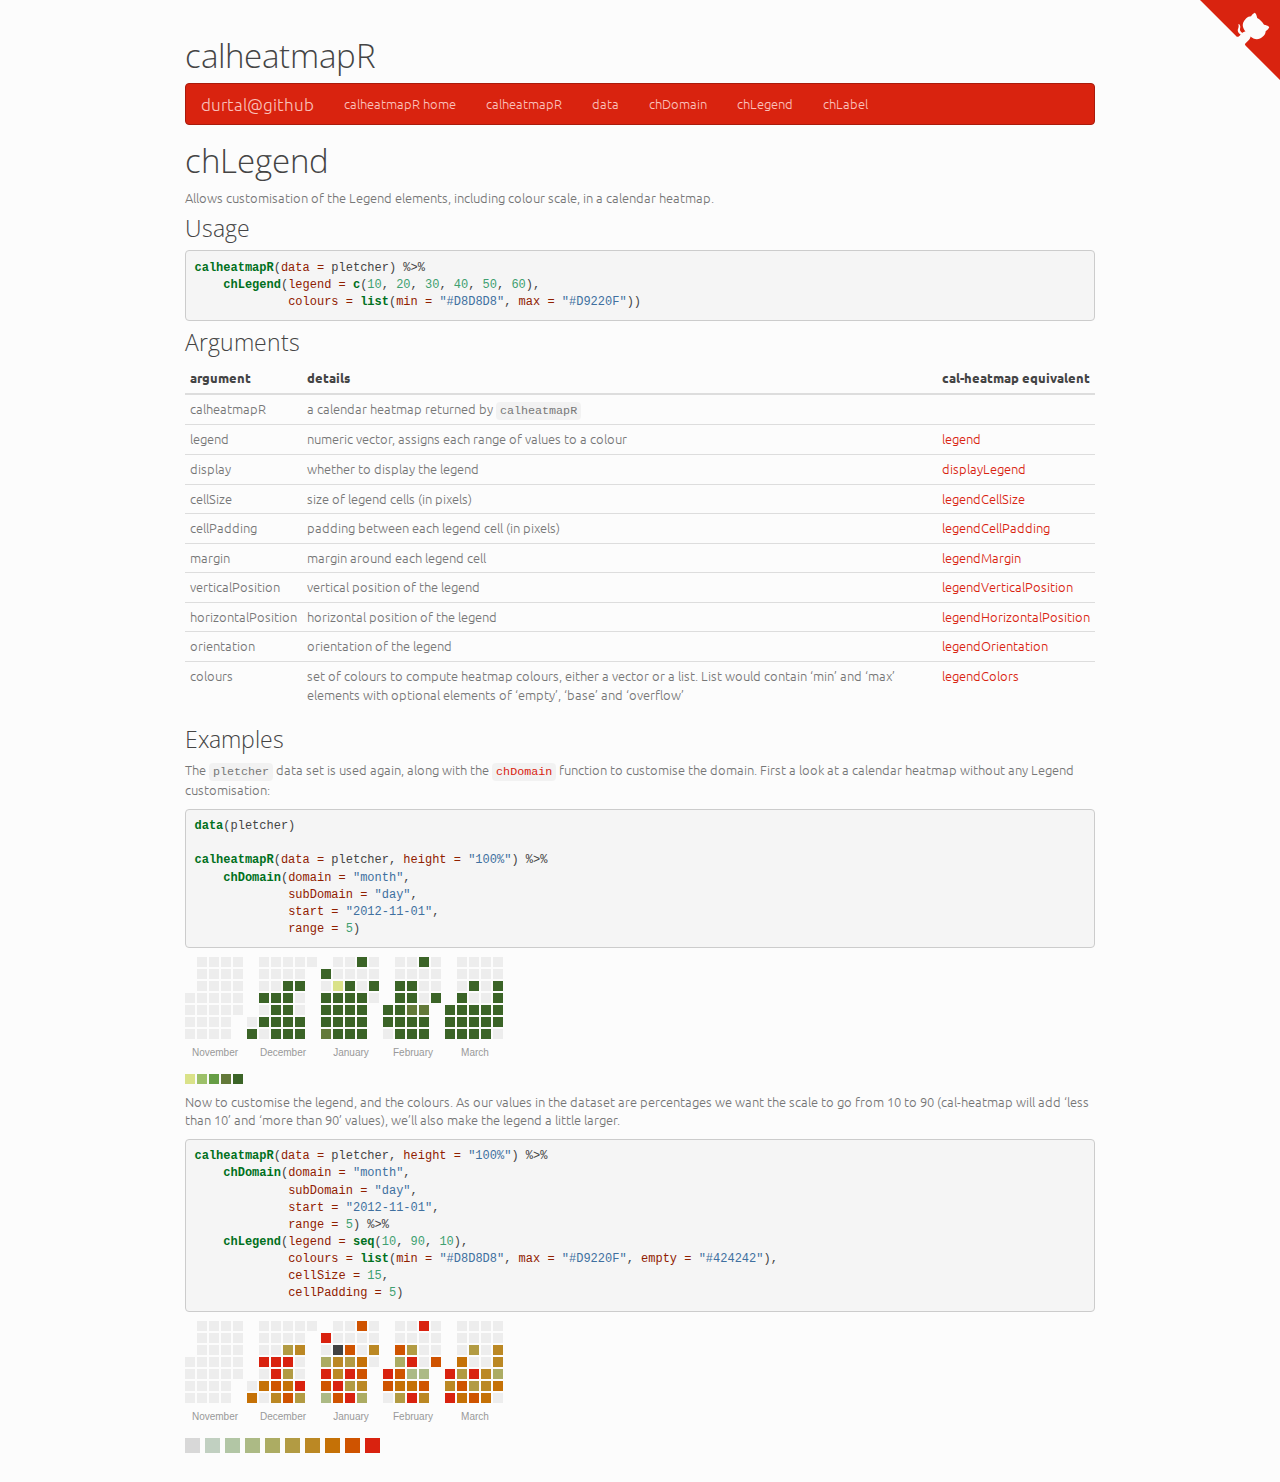
<file: chLegend.html>
<!DOCTYPE html>

<html xmlns="http://www.w3.org/1999/xhtml">

<head>

<meta charset="utf-8">
<meta http-equiv="Content-Type" content="text/html; charset=utf-8" />
<meta name="generator" content="pandoc" />



<title>chLegend</title>

<script src="libs/jquery-1.11.0/jquery.min.js"></script>
<meta name="viewport" content="width=device-width, initial-scale=1" />
<link href="libs/bootstrap-3.3.1/css/united.min.css" rel="stylesheet" />
<script src="libs/bootstrap-3.3.1/js/bootstrap.min.js"></script>
<script src="libs/bootstrap-3.3.1/shim/html5shiv.min.js"></script>
<script src="libs/bootstrap-3.3.1/shim/respond.min.js"></script>
<script src="libs/htmlwidgets-0.5/htmlwidgets.js"></script>
<script src="libs/d3-3.5.5/d3.min.js"></script>
<link href="libs/cal-heatmap-3.5.2/./cal-heatmap.css" rel="stylesheet" />
<script src="libs/cal-heatmap-3.5.2/./cal-heatmap.js"></script>
<script src="libs/underscore-1.8.3/./underscore.js"></script>
<script src="libs/calheatmapR-binding-0.1/calheatmapR.js"></script>

<style type="text/css">

	/* padding for bootstrap navbar */
	body {
		padding-top: 20px;
		padding-bottom: 20px;
	}
	@media (max-width: 979px) {
		body {
			padding-top: 0;
		}
	}

	/* offset scroll position for anchor links (for fixed navbar) */
	@media (min-width: 980px) {
		.section h2 {
			padding-top: 52px;
			margin-top: -52px;
		}
		.section h3 {
			padding-top: 52px;
			margin-top: -52px;
		}
	}

	p {
		font-size: 13px;
	}

	/* don't use link color in navbar */
	.dropdown-menu>li>a {
		color: black;
	}

	/* some padding for disqus */
	#disqus_thread {
		margin-top: 45px;
	}

</style>


<style type="text/css">code{white-space: pre;}</style>
<style type="text/css">
table.sourceCode, tr.sourceCode, td.lineNumbers, td.sourceCode {
  margin: 0; padding: 0; vertical-align: baseline; border: none; }
table.sourceCode { width: 100%; line-height: 100%; }
td.lineNumbers { text-align: right; padding-right: 4px; padding-left: 4px; color: #aaaaaa; border-right: 1px solid #aaaaaa; }
td.sourceCode { padding-left: 5px; }
code > span.kw { color: #007020; font-weight: bold; }
code > span.dt { color: #902000; }
code > span.dv { color: #40a070; }
code > span.bn { color: #40a070; }
code > span.fl { color: #40a070; }
code > span.ch { color: #4070a0; }
code > span.st { color: #4070a0; }
code > span.co { color: #60a0b0; font-style: italic; }
code > span.ot { color: #007020; }
code > span.al { color: #ff0000; font-weight: bold; }
code > span.fu { color: #06287e; }
code > span.er { color: #ff0000; font-weight: bold; }
</style>
<style type="text/css">
  pre:not([class]) {
    background-color: white;
  }
</style>


<link rel="stylesheet" href="styles.css" type="text/css" />

</head>

<body>

<style type = "text/css">
.main-container {
  max-width: 940px;
  margin-left: auto;
  margin-right: auto;
}
code {
  color: inherit;
  background-color: rgba(0, 0, 0, 0.04);
}
img { 
  max-width:100%; 
  height: auto; 
}
</style>
<div class="container-fluid main-container">

<h1>calheatmapR</h1>
<nav class="navbar navbar-inverse">
	<div class="container-fluid">
		<div class="navbar-header">
			<button type="button" class="navbar-toggle collapsed" data-toggle="collapse" data-target="#bs-example-navbar-collapse-1">
				<span class="sr-only">Toggle navigation</span>
				<span class="icon-bar"></span>
				<span class="icon-bar"></span>
				<span class="icon-bar"></span>
			</button>
			<a class="navbar-brand" href="https://github.com/durtal">durtal@github</a>
		</div>

		<div class="collapse navbar-collapse" id="bs-example-navbar-collapse-1">
			<ul class="nav navbar-nav">
				<li>
					<a href="index.html">calheatmapR home</a>
				</li>
				<li>
					<a href="calheatmapR.html">calheatmapR</a>
				</li>
				<li>
				    <a href="data.html">data</a>
				</li>
				<li>
				    <a href="chDomain.html">chDomain</a>
				</li>
				<li>
				    <a href="chLegend.html">chLegend</a>
				</li>
				<li>
				    <a href="chLabel.html">chLabel</a>
				</li>
			</ul>
		</div>
	</div>
</nav>

<div id="header">
<h1 class="title">chLegend</h1>
</div>


<p>Allows customisation of the Legend elements, including colour scale, in a calendar heatmap.</p>
<div id="usage" class="section level3">
<h3>Usage</h3>
<pre class="sourceCode r"><code class="sourceCode r"><span class="kw">calheatmapR</span>(<span class="dt">data =</span> pletcher) %&gt;%
<span class="st">    </span><span class="kw">chLegend</span>(<span class="dt">legend =</span> <span class="kw">c</span>(<span class="dv">10</span>, <span class="dv">20</span>, <span class="dv">30</span>, <span class="dv">40</span>, <span class="dv">50</span>, <span class="dv">60</span>),
             <span class="dt">colours =</span> <span class="kw">list</span>(<span class="dt">min =</span> <span class="st">&quot;#D8D8D8&quot;</span>, <span class="dt">max =</span> <span class="st">&quot;#D9220F&quot;</span>))</code></pre>
</div>
<div id="arguments" class="section level3">
<h3>Arguments</h3>
<table>
<thead>
<tr class="header">
<th align="left">argument</th>
<th align="left">details</th>
<th align="left">cal-heatmap equivalent</th>
</tr>
</thead>
<tbody>
<tr class="odd">
<td align="left">calheatmapR</td>
<td align="left">a calendar heatmap returned by <code>calheatmapR</code></td>
</tr>
<tr class="even">
<td align="left">legend</td>
<td align="left">numeric vector, assigns each range of values to a colour</td>
<td align="left"><a href="http://kamisama.github.io/cal-heatmap/#legend">legend</a></td>
</tr>
<tr class="odd">
<td align="left">display</td>
<td align="left">whether to display the legend</td>
<td align="left"><a href="http://kamisama.github.io/cal-heatmap/#displayLegend">displayLegend</a></td>
</tr>
<tr class="even">
<td align="left">cellSize</td>
<td align="left">size of legend cells (in pixels)</td>
<td align="left"><a href="http://kamisama.github.io/cal-heatmap/#legendCellSize">legendCellSize</a></td>
</tr>
<tr class="odd">
<td align="left">cellPadding</td>
<td align="left">padding between each legend cell (in pixels)</td>
<td align="left"><a href="http://kamisama.github.io/cal-heatmap/#legendCellPadding">legendCellPadding</a></td>
</tr>
<tr class="even">
<td align="left">margin</td>
<td align="left">margin around each legend cell</td>
<td align="left"><a href="http://kamisama.github.io/cal-heatmap/#legendMargin">legendMargin</a></td>
</tr>
<tr class="odd">
<td align="left">verticalPosition</td>
<td align="left">vertical position of the legend</td>
<td align="left"><a href="http://kamisama.github.io/cal-heatmap/#legendVerticalPosition">legendVerticalPosition</a></td>
</tr>
<tr class="even">
<td align="left">horizontalPosition</td>
<td align="left">horizontal position of the legend</td>
<td align="left"><a href="http://kamisama.github.io/cal-heatmap/#legendHorizontalPosition">legendHorizontalPosition</a></td>
</tr>
<tr class="odd">
<td align="left">orientation</td>
<td align="left">orientation of the legend</td>
<td align="left"><a href="http://kamisama.github.io/cal-heatmap/#legendOrientation">legendOrientation</a></td>
</tr>
<tr class="even">
<td align="left">colours</td>
<td align="left">set of colours to compute heatmap colours, either a vector or a list. List would contain ‘min’ and ‘max’ elements with optional elements of ‘empty’, ‘base’ and ‘overflow’</td>
<td align="left"><a href="http://kamisama.github.io/cal-heatmap/#legendColors">legendColors</a></td>
</tr>
</tbody>
</table>
</div>
<div id="examples" class="section level3">
<h3>Examples</h3>
<p>The <code>pletcher</code> data set is used again, along with the <a href="chDomain.html"><code>chDomain</code></a> function to customise the domain. First a look at a calendar heatmap without any Legend customisation:</p>
<pre class="sourceCode r"><code class="sourceCode r"><span class="kw">data</span>(pletcher)

<span class="kw">calheatmapR</span>(<span class="dt">data =</span> pletcher, <span class="dt">height =</span> <span class="st">&quot;100%&quot;</span>) %&gt;%
<span class="st">    </span><span class="kw">chDomain</span>(<span class="dt">domain =</span> <span class="st">&quot;month&quot;</span>,
             <span class="dt">subDomain =</span> <span class="st">&quot;day&quot;</span>,
             <span class="dt">start =</span> <span class="st">&quot;2012-11-01&quot;</span>,
             <span class="dt">range =</span> <span class="dv">5</span>)</code></pre>
<p><div id="htmlwidget-3754" style="width:672px;height:100%;" class="calheatmapR"></div>
<script type="application/json" data-for="htmlwidget-3754">{"x":{"data":{"1354406400":70,"1354752000":100,"1354924800":77,"1355356800":100,"1355443200":100,"1355529600":89,"1355616000":60,"1355875200":51.8,"1355961600":100,"1356048000":57,"1356134400":71,"1356220800":88,"1356480000":60,"1356739200":91.7,"1356825600":50,"1356998400":100,"1357171200":44.8,"1357257600":100,"1357344000":87,"1357430400":33.5,"1357689600":0,"1357776000":62,"1357862400":66.5,"1357948800":100,"1358035200":80,"1358294400":86,"1358380800":58,"1358467200":100,"1358553600":58.8,"1358640000":92.8,"1358726400":83.5,"1358985600":71.7,"1359072000":80,"1359158400":61.2,"1359244800":46.3,"1359504000":67,"1359676800":100,"1359763200":89.6,"1360108800":85,"1360195200":47.5,"1360281600":83,"1360368000":74.2,"1360454400":56.3,"1360713600":50,"1360800000":100,"1360886400":39,"1360972800":76.4,"1361059200":100,"1361145600":100,"1361491200":33,"1361577600":84.7,"1361664000":65.2,"1362009600":82,"1362096000":100,"1362182400":60,"1362268800":90,"1362614400":71,"1362700800":58.5,"1362787200":88,"1362873600":70,"1363132800":50,"1363305600":91,"1363392000":57,"1363478400":85.3,"1363910400":61.2,"1363996800":68,"1364083200":75,"1364342400":66.7,"1364428800":63,"1364515200":44,"1364601600":74,"1364947200":72.3,"1365120000":76.5,"1379116800":86,"1379808000":61,"1380931200":30,"1381017600":85,"1381536000":64,"1381622400":100,"1382140800":33,"1382745600":12.3,"1382832000":50,"1383955200":82.7,"1384041600":83,"1384128000":64.5,"1384560000":100,"1384646400":100,"1385164800":27.5,"1385251200":66.5,"1385769600":80.8,"1386288000":45.3,"1386374400":81.3,"1386460800":75,"1386892800":50,"1386979200":60,"1387065600":85.5,"1387411200":36,"1387497600":56.5,"1387584000":53.7,"1387670400":80.7,"1388016000":100,"1388102400":45.7,"1388188800":81.2,"1388275200":57,"1388534400":67.6,"1388620800":90,"1388793600":52.6,"1388880000":95,"1389312000":88,"1389398400":74.1,"1389484800":71.8,"1389744000":100,"1389830400":54,"1389916800":77.3,"1390003200":86,"1390089600":88.8,"1390176000":100,"1390435200":43,"1390521600":100,"1390608000":76,"1390694400":62.3,"1390953600":20,"1391126400":100,"1391212800":60.4,"1391299200":82.3,"1391558400":94,"1391644800":100,"1391731200":85.5,"1391817600":70.7,"1391904000":58.7,"1392422400":83.5,"1392508800":58.7,"1392595200":55,"1392854400":0,"1392940800":49.2,"1393027200":67.6,"1393113600":76,"1393372800":50,"1393459200":69.8,"1393632000":83.8,"1393718400":65.3,"1393977600":89.3,"1394150400":38,"1394236800":74.8,"1394323200":46.2,"1394755200":17.7,"1394841600":77,"1394928000":23,"1395360000":44,"1395446400":17,"1395532800":60,"1395792000":100,"1395878400":40,"1396051200":75.2,"1396137600":78.2,"1396656000":59.7,"1397260800":39,"1397347200":50,"1397865600":33,"1398470400":62,"1398556800":75,"1411171200":100,"1411257600":50,"1411776000":63,"1411862400":100,"1417824000":47.3,"1417910400":96,"1418169600":100,"1418342400":30,"1418428800":100,"1418688000":50,"1418774400":86,"1418860800":54.5,"1418947200":45.5,"1419033600":80.5,"1419120000":75,"1419292800":42,"1419552000":43,"1419638400":91.7,"1419724800":64.5,"1419984000":22,"1420070400":33,"1420243200":67,"1420329600":82.8,"1420761600":67,"1420848000":58.6,"1420934400":52.7,"1421366400":78.5,"1421452800":75.2,"1421539200":49.3,"1422057600":50,"1422144000":79,"1422489600":20,"1422576000":100,"1422662400":71,"1422748800":73.5,"1423008000":51.2,"1423180800":100,"1423267200":74.5,"1423353600":61.7,"1423872000":81.3,"1423958400":72,"1424304000":80,"1424390400":11.3,"1424476800":68,"1424563200":63.5,"1424908800":100,"1425168000":75},"attrs":{"domain":"month","subDomain":"day","start":"2012-11-01","range":5,"cellSize":10,"cellPadding":2,"cellRadius":0,"domainGutter":2,"domainMargin":[0,0,0,0],"domainDynamicDimension":true,"verticalOrientation":false}},"evals":[]}</script></p>
<p>Now to customise the legend, and the colours. As our values in the dataset are percentages we want the scale to go from 10 to 90 (cal-heatmap will add ‘less than 10’ and ‘more than 90’ values), we’ll also make the legend a little larger.</p>
<pre class="sourceCode r"><code class="sourceCode r"><span class="kw">calheatmapR</span>(<span class="dt">data =</span> pletcher, <span class="dt">height =</span> <span class="st">&quot;100%&quot;</span>) %&gt;%
<span class="st">    </span><span class="kw">chDomain</span>(<span class="dt">domain =</span> <span class="st">&quot;month&quot;</span>,
             <span class="dt">subDomain =</span> <span class="st">&quot;day&quot;</span>,
             <span class="dt">start =</span> <span class="st">&quot;2012-11-01&quot;</span>,
             <span class="dt">range =</span> <span class="dv">5</span>) %&gt;%
<span class="st">    </span><span class="kw">chLegend</span>(<span class="dt">legend =</span> <span class="kw">seq</span>(<span class="dv">10</span>, <span class="dv">90</span>, <span class="dv">10</span>),
             <span class="dt">colours =</span> <span class="kw">list</span>(<span class="dt">min =</span> <span class="st">&quot;#D8D8D8&quot;</span>, <span class="dt">max =</span> <span class="st">&quot;#D9220F&quot;</span>, <span class="dt">empty =</span> <span class="st">&quot;#424242&quot;</span>),
             <span class="dt">cellSize =</span> <span class="dv">15</span>,
             <span class="dt">cellPadding =</span> <span class="dv">5</span>)</code></pre>
<p><div id="htmlwidget-5591" style="width:672px;height:100%;" class="calheatmapR"></div>
<script type="application/json" data-for="htmlwidget-5591">{"x":{"data":{"1354406400":70,"1354752000":100,"1354924800":77,"1355356800":100,"1355443200":100,"1355529600":89,"1355616000":60,"1355875200":51.8,"1355961600":100,"1356048000":57,"1356134400":71,"1356220800":88,"1356480000":60,"1356739200":91.7,"1356825600":50,"1356998400":100,"1357171200":44.8,"1357257600":100,"1357344000":87,"1357430400":33.5,"1357689600":0,"1357776000":62,"1357862400":66.5,"1357948800":100,"1358035200":80,"1358294400":86,"1358380800":58,"1358467200":100,"1358553600":58.8,"1358640000":92.8,"1358726400":83.5,"1358985600":71.7,"1359072000":80,"1359158400":61.2,"1359244800":46.3,"1359504000":67,"1359676800":100,"1359763200":89.6,"1360108800":85,"1360195200":47.5,"1360281600":83,"1360368000":74.2,"1360454400":56.3,"1360713600":50,"1360800000":100,"1360886400":39,"1360972800":76.4,"1361059200":100,"1361145600":100,"1361491200":33,"1361577600":84.7,"1361664000":65.2,"1362009600":82,"1362096000":100,"1362182400":60,"1362268800":90,"1362614400":71,"1362700800":58.5,"1362787200":88,"1362873600":70,"1363132800":50,"1363305600":91,"1363392000":57,"1363478400":85.3,"1363910400":61.2,"1363996800":68,"1364083200":75,"1364342400":66.7,"1364428800":63,"1364515200":44,"1364601600":74,"1364947200":72.3,"1365120000":76.5,"1379116800":86,"1379808000":61,"1380931200":30,"1381017600":85,"1381536000":64,"1381622400":100,"1382140800":33,"1382745600":12.3,"1382832000":50,"1383955200":82.7,"1384041600":83,"1384128000":64.5,"1384560000":100,"1384646400":100,"1385164800":27.5,"1385251200":66.5,"1385769600":80.8,"1386288000":45.3,"1386374400":81.3,"1386460800":75,"1386892800":50,"1386979200":60,"1387065600":85.5,"1387411200":36,"1387497600":56.5,"1387584000":53.7,"1387670400":80.7,"1388016000":100,"1388102400":45.7,"1388188800":81.2,"1388275200":57,"1388534400":67.6,"1388620800":90,"1388793600":52.6,"1388880000":95,"1389312000":88,"1389398400":74.1,"1389484800":71.8,"1389744000":100,"1389830400":54,"1389916800":77.3,"1390003200":86,"1390089600":88.8,"1390176000":100,"1390435200":43,"1390521600":100,"1390608000":76,"1390694400":62.3,"1390953600":20,"1391126400":100,"1391212800":60.4,"1391299200":82.3,"1391558400":94,"1391644800":100,"1391731200":85.5,"1391817600":70.7,"1391904000":58.7,"1392422400":83.5,"1392508800":58.7,"1392595200":55,"1392854400":0,"1392940800":49.2,"1393027200":67.6,"1393113600":76,"1393372800":50,"1393459200":69.8,"1393632000":83.8,"1393718400":65.3,"1393977600":89.3,"1394150400":38,"1394236800":74.8,"1394323200":46.2,"1394755200":17.7,"1394841600":77,"1394928000":23,"1395360000":44,"1395446400":17,"1395532800":60,"1395792000":100,"1395878400":40,"1396051200":75.2,"1396137600":78.2,"1396656000":59.7,"1397260800":39,"1397347200":50,"1397865600":33,"1398470400":62,"1398556800":75,"1411171200":100,"1411257600":50,"1411776000":63,"1411862400":100,"1417824000":47.3,"1417910400":96,"1418169600":100,"1418342400":30,"1418428800":100,"1418688000":50,"1418774400":86,"1418860800":54.5,"1418947200":45.5,"1419033600":80.5,"1419120000":75,"1419292800":42,"1419552000":43,"1419638400":91.7,"1419724800":64.5,"1419984000":22,"1420070400":33,"1420243200":67,"1420329600":82.8,"1420761600":67,"1420848000":58.6,"1420934400":52.7,"1421366400":78.5,"1421452800":75.2,"1421539200":49.3,"1422057600":50,"1422144000":79,"1422489600":20,"1422576000":100,"1422662400":71,"1422748800":73.5,"1423008000":51.2,"1423180800":100,"1423267200":74.5,"1423353600":61.7,"1423872000":81.3,"1423958400":72,"1424304000":80,"1424390400":11.3,"1424476800":68,"1424563200":63.5,"1424908800":100,"1425168000":75},"attrs":{"domain":"month","subDomain":"day","start":"2012-11-01","range":5,"cellSize":10,"cellPadding":2,"cellRadius":0,"domainGutter":2,"domainMargin":[0,0,0,0],"domainDynamicDimension":true,"verticalOrientation":false,"legend":[10,20,30,40,50,60,70,80,90],"displayLegend":true,"legendCellSize":15,"legendCellPadding":5,"legendMargin":[10,0,0,0],"legendVerticalPosition":"bottom","legendHorizontalPosition":"left","legendOrientation":"horizontal","legendColors":{"min":"#D8D8D8","max":"#D9220F","empty":"#424242"}}},"evals":[]}</script></p>
<a href="https://github.com/durtal/calheatmapR" class="github-corner"><svg width="80" height="80" viewBox="0 0 250 250" style="fill:#d9230f; color:#fcfcfc; position: absolute; top: 0; border: 0; right: 0;"><path d="M0,0 L115,115 L130,115 L142,142 L250,250 L250,0 Z"></path><path d="M128.3,109.0 C113.8,99.7 119.0,89.6 119.0,89.6 C122.0,82.7 120.5,78.6 120.5,78.6 C119.2,72.0 123.4,76.3 123.4,76.3 C127.3,80.9 125.5,87.3 125.5,87.3 C122.9,97.6 130.6,101.9 134.4,103.2" fill="currentColor" style="transform-origin: 130px 106px;" class="octo-arm"></path><path d="M115.0,115.0 C114.9,115.1 118.7,116.5 119.8,115.4 L133.7,101.6 C136.9,99.2 139.9,98.4 142.2,98.6 C133.8,88.0 127.5,74.4 143.8,58.0 C148.5,53.4 154.0,51.2 159.7,51.0 C160.3,49.4 163.2,43.6 171.4,40.1 C171.4,40.1 176.1,42.5 178.8,56.2 C183.1,58.6 187.2,61.8 190.9,65.4 C194.5,69.0 197.7,73.2 200.1,77.6 C213.8,80.2 216.3,84.9 216.3,84.9 C212.7,93.1 206.9,96.0 205.4,96.6 C205.1,102.4 203.0,107.8 198.3,112.5 C181.9,128.9 168.3,122.5 157.7,114.1 C157.9,116.9 156.7,120.9 152.7,124.9 L141.0,136.5 C139.8,137.7 141.6,141.9 141.8,141.8 Z" fill="currentColor" class="octo-body"></path></svg></a>
<style>.github-corner:hover .octo-arm{animation:octocat-wave 560ms ease-in-out}@keyframes octocat-wave{0%,100%{transform:rotate(0)}20%,60%{transform:rotate(-25deg)}40%,80%{transform:rotate(10deg)}}@media (max-width:500px){.github-corner:hover .octo-arm{animation:none}.github-corner .octo-arm{animation:octocat-wave 560ms ease-in-out}}</style>
</div>


</div>

<script>

// add bootstrap table styles to pandoc tables
$(document).ready(function () {
  $('tr.header').parent('thead').parent('table').addClass('table table-condensed');
});

</script>


</body>
</html>
</file>
<file: libs/cal-heatmap-3.5.2/cal-heatmap.css>
/* Cal-HeatMap CSS */

.cal-heatmap-container {
	display: block;
}

.cal-heatmap-container .graph
{
	font-family: "Lucida Grande", Lucida, Verdana, sans-serif;
}

.cal-heatmap-container .graph-label
{
	fill: #999;
	font-size: 10px
}

.cal-heatmap-container .graph, .cal-heatmap-container .graph-legend rect {
	shape-rendering: crispedges
}

.cal-heatmap-container .graph-rect
{
	fill: #ededed
}

.cal-heatmap-container .graph-subdomain-group rect:hover
{
	stroke: #000;
	stroke-width: 1px
}

.cal-heatmap-container .subdomain-text {
	font-size: 8px;
	fill: #999;
	pointer-events: none
}

.cal-heatmap-container .hover_cursor:hover {
	cursor: pointer
}

.cal-heatmap-container .qi {
	background-color: #999;
	fill: #999
}

/*
Remove comment to apply this style to date with value equal to 0
.q0
{
	background-color: #fff;
	fill: #fff;
	stroke: #ededed
}
*/

.cal-heatmap-container .q1
{
	background-color: #dae289;
	fill: #dae289
}

.cal-heatmap-container .q2
{
	background-color: #cedb9c;
	fill: #9cc069
}

.cal-heatmap-container .q3
{
	background-color: #b5cf6b;
	fill: #669d45
}

.cal-heatmap-container .q4
{
	background-color: #637939;
	fill: #637939
}

.cal-heatmap-container .q5
{
	background-color: #3b6427;
	fill: #3b6427
}

.cal-heatmap-container rect.highlight
{
	stroke:#444;
	stroke-width:1
}

.cal-heatmap-container text.highlight
{
	fill: #444
}

.cal-heatmap-container rect.now
{
	stroke: red
}

.cal-heatmap-container text.now
{
	fill: red;
	font-weight: 800
}

.cal-heatmap-container .domain-background {
	fill: none;
	shape-rendering: crispedges
}

.ch-tooltip {
	padding: 10px;
	background: #222;
	color: #bbb;
	font-size: 12px;
	line-height: 1.4;
	width: 140px;
	position: absolute;
	z-index: 99999;
	text-align: center;
	border-radius: 2px;
	box-shadow: 2px 2px 2px rgba(0,0,0,0.2);
	display: none;
	box-sizing: border-box;
}

.ch-tooltip::after{
	position: absolute;
	width: 0;
	height: 0;
	border-color: transparent;
	border-style: solid;
	content: "";
	padding: 0;
	display: block;
	bottom: -6px;
	left: 50%;
	margin-left: -6px;
    border-width: 6px 6px 0;
    border-top-color: #222;
}
</file>
<file: styles.css>
@import url("https://fonts.googleapis.com/css?family=Open+Sans:400,700");
@import url(https://fonts.googleapis.com/css?family=Ubuntu);
/*!
 * bootswatch v3.3.5
 * Homepage: http://bootswatch.com
 * Copyright 2012-2015 Thomas Park
 * Licensed under MIT
 * Based on Bootstrap
*/
/*!
 * Bootstrap v3.3.5 (http://getbootstrap.com)
 * Copyright 2011-2015 Twitter, Inc.
 * Licensed under MIT (https://github.com/twbs/bootstrap/blob/master/LICENSE)
 */
/*! normalize.css v3.0.3 | MIT License | github.com/necolas/normalize.css */
html {
  font-family: sans-serif;
  -ms-text-size-adjust: 100%;
  -webkit-text-size-adjust: 100%;
}
body {
  margin: 0;
}
article,
aside,
details,
figcaption,
figure,
footer,
header,
hgroup,
main,
menu,
nav,
section,
summary {
  display: block;
}
audio,
canvas,
progress,
video {
  display: inline-block;
  vertical-align: baseline;
}
audio:not([controls]) {
  display: none;
  height: 0;
}
[hidden],
template {
  display: none;
}
a {
  background-color: transparent;
}
a:active,
a:hover {
  outline: 0;
}
abbr[title] {
  border-bottom: 1px dotted;
}
b,
strong {
  font-weight: bold;
}
dfn {
  font-style: italic;
}
h1 {
  font-size: 2em;
  margin: 0.67em 0;
}
mark {
  background: #ff0;
  color: #000;
}
small {
  font-size: 80%;
}
sub,
sup {
  font-size: 75%;
  line-height: 0;
  position: relative;
  vertical-align: baseline;
}
sup {
  top: -0.5em;
}
sub {
  bottom: -0.25em;
}
img {
  border: 0;
}
svg:not(:root) {
  overflow: hidden;
}
figure {
  margin: 1em 40px;
}
hr {
  -webkit-box-sizing: content-box;
     -moz-box-sizing: content-box;
          box-sizing: content-box;
  height: 0;
}
pre {
  overflow: auto;
}
code,
kbd,
pre,
samp {
  font-family: monospace, monospace;
  font-size: 1em;
}
button,
input,
optgroup,
select,
textarea {
  color: inherit;
  font: inherit;
  margin: 0;
}
button {
  overflow: visible;
}
button,
select {
  text-transform: none;
}
button,
html input[type="button"],
input[type="reset"],
input[type="submit"] {
  -webkit-appearance: button;
  cursor: pointer;
}
button[disabled],
html input[disabled] {
  cursor: default;
}
button::-moz-focus-inner,
input::-moz-focus-inner {
  border: 0;
  padding: 0;
}
input {
  line-height: normal;
}
input[type="checkbox"],
input[type="radio"] {
  -webkit-box-sizing: border-box;
     -moz-box-sizing: border-box;
          box-sizing: border-box;
  padding: 0;
}
input[type="number"]::-webkit-inner-spin-button,
input[type="number"]::-webkit-outer-spin-button {
  height: auto;
}
input[type="search"] {
  -webkit-appearance: textfield;
  -webkit-box-sizing: content-box;
     -moz-box-sizing: content-box;
          box-sizing: content-box;
}
input[type="search"]::-webkit-search-cancel-button,
input[type="search"]::-webkit-search-decoration {
  -webkit-appearance: none;
}
fieldset {
  border: 1px solid #c0c0c0;
  margin: 0 2px;
  padding: 0.35em 0.625em 0.75em;
}
legend {
  border: 0;
  padding: 0;
}
textarea {
  overflow: auto;
}
optgroup {
  font-weight: bold;
}
table {
  border-collapse: collapse;
  border-spacing: 0;
}
td,
th {
  padding: 0;
}
/*! Source: https://github.com/h5bp/html5-boilerplate/blob/master/src/css/main.css */
@media print {
  *,
  *:before,
  *:after {
    background: transparent !important;
    color: #000 !important;
    -webkit-box-shadow: none !important;
            box-shadow: none !important;
    text-shadow: none !important;
  }
  a,
  a:visited {
    text-decoration: underline;
  }
  a[href]:after {
    content: " (" attr(href) ")";
  }
  abbr[title]:after {
    content: " (" attr(title) ")";
  }
  a[href^="#"]:after,
  a[href^="javascript:"]:after {
    content: "";
  }
  pre,
  blockquote {
    border: 1px solid #999;
    page-break-inside: avoid;
  }
  thead {
    display: table-header-group;
  }
  tr,
  img {
    page-break-inside: avoid;
  }
  img {
    max-width: 100% !important;
  }
  p,
  h2,
  h3 {
    orphans: 3;
    widows: 3;
  }
  h2,
  h3 {
    page-break-after: avoid;
  }
  .navbar {
    display: none;
  }
  .btn > .caret,
  .dropup > .btn > .caret {
    border-top-color: #000 !important;
  }
  .label {
    border: 1px solid #000;
  }
  .table {
    border-collapse: collapse !important;
  }
  .table td,
  .table th {
    background-color: #fff !important;
  }
  .table-bordered th,
  .table-bordered td {
    border: 1px solid #ddd !important;
  }
}
@font-face {
  font-family: 'Glyphicons Halflings';
  src: url('../fonts/glyphicons-halflings-regular.eot');
  src: url('../fonts/glyphicons-halflings-regular.eot?#iefix') format('embedded-opentype'), url('../fonts/glyphicons-halflings-regular.woff2') format('woff2'), url('../fonts/glyphicons-halflings-regular.woff') format('woff'), url('../fonts/glyphicons-halflings-regular.ttf') format('truetype'), url('../fonts/glyphicons-halflings-regular.svg#glyphicons_halflingsregular') format('svg');
}
.glyphicon {
  position: relative;
  top: 1px;
  display: inline-block;
  font-family: 'Glyphicons Halflings';
  font-style: normal;
  font-weight: normal;
  line-height: 1;
  -webkit-font-smoothing: antialiased;
  -moz-osx-font-smoothing: grayscale;
}
.glyphicon-asterisk:before {
  content: "\2a";
}
.glyphicon-plus:before {
  content: "\2b";
}
.glyphicon-euro:before,
.glyphicon-eur:before {
  content: "\20ac";
}
.glyphicon-minus:before {
  content: "\2212";
}
.glyphicon-cloud:before {
  content: "\2601";
}
.glyphicon-envelope:before {
  content: "\2709";
}
.glyphicon-pencil:before {
  content: "\270f";
}
.glyphicon-glass:before {
  content: "\e001";
}
.glyphicon-music:before {
  content: "\e002";
}
.glyphicon-search:before {
  content: "\e003";
}
.glyphicon-heart:before {
  content: "\e005";
}
.glyphicon-star:before {
  content: "\e006";
}
.glyphicon-star-empty:before {
  content: "\e007";
}
.glyphicon-user:before {
  content: "\e008";
}
.glyphicon-film:before {
  content: "\e009";
}
.glyphicon-th-large:before {
  content: "\e010";
}
.glyphicon-th:before {
  content: "\e011";
}
.glyphicon-th-list:before {
  content: "\e012";
}
.glyphicon-ok:before {
  content: "\e013";
}
.glyphicon-remove:before {
  content: "\e014";
}
.glyphicon-zoom-in:before {
  content: "\e015";
}
.glyphicon-zoom-out:before {
  content: "\e016";
}
.glyphicon-off:before {
  content: "\e017";
}
.glyphicon-signal:before {
  content: "\e018";
}
.glyphicon-cog:before {
  content: "\e019";
}
.glyphicon-trash:before {
  content: "\e020";
}
.glyphicon-home:before {
  content: "\e021";
}
.glyphicon-file:before {
  content: "\e022";
}
.glyphicon-time:before {
  content: "\e023";
}
.glyphicon-road:before {
  content: "\e024";
}
.glyphicon-download-alt:before {
  content: "\e025";
}
.glyphicon-download:before {
  content: "\e026";
}
.glyphicon-upload:before {
  content: "\e027";
}
.glyphicon-inbox:before {
  content: "\e028";
}
.glyphicon-play-circle:before {
  content: "\e029";
}
.glyphicon-repeat:before {
  content: "\e030";
}
.glyphicon-refresh:before {
  content: "\e031";
}
.glyphicon-list-alt:before {
  content: "\e032";
}
.glyphicon-lock:before {
  content: "\e033";
}
.glyphicon-flag:before {
  content: "\e034";
}
.glyphicon-headphones:before {
  content: "\e035";
}
.glyphicon-volume-off:before {
  content: "\e036";
}
.glyphicon-volume-down:before {
  content: "\e037";
}
.glyphicon-volume-up:before {
  content: "\e038";
}
.glyphicon-qrcode:before {
  content: "\e039";
}
.glyphicon-barcode:before {
  content: "\e040";
}
.glyphicon-tag:before {
  content: "\e041";
}
.glyphicon-tags:before {
  content: "\e042";
}
.glyphicon-book:before {
  content: "\e043";
}
.glyphicon-bookmark:before {
  content: "\e044";
}
.glyphicon-print:before {
  content: "\e045";
}
.glyphicon-camera:before {
  content: "\e046";
}
.glyphicon-font:before {
  content: "\e047";
}
.glyphicon-bold:before {
  content: "\e048";
}
.glyphicon-italic:before {
  content: "\e049";
}
.glyphicon-text-height:before {
  content: "\e050";
}
.glyphicon-text-width:before {
  content: "\e051";
}
.glyphicon-align-left:before {
  content: "\e052";
}
.glyphicon-align-center:before {
  content: "\e053";
}
.glyphicon-align-right:before {
  content: "\e054";
}
.glyphicon-align-justify:before {
  content: "\e055";
}
.glyphicon-list:before {
  content: "\e056";
}
.glyphicon-indent-left:before {
  content: "\e057";
}
.glyphicon-indent-right:before {
  content: "\e058";
}
.glyphicon-facetime-video:before {
  content: "\e059";
}
.glyphicon-picture:before {
  content: "\e060";
}
.glyphicon-map-marker:before {
  content: "\e062";
}
.glyphicon-adjust:before {
  content: "\e063";
}
.glyphicon-tint:before {
  content: "\e064";
}
.glyphicon-edit:before {
  content: "\e065";
}
.glyphicon-share:before {
  content: "\e066";
}
.glyphicon-check:before {
  content: "\e067";
}
.glyphicon-move:before {
  content: "\e068";
}
.glyphicon-step-backward:before {
  content: "\e069";
}
.glyphicon-fast-backward:before {
  content: "\e070";
}
.glyphicon-backward:before {
  content: "\e071";
}
.glyphicon-play:before {
  content: "\e072";
}
.glyphicon-pause:before {
  content: "\e073";
}
.glyphicon-stop:before {
  content: "\e074";
}
.glyphicon-forward:before {
  content: "\e075";
}
.glyphicon-fast-forward:before {
  content: "\e076";
}
.glyphicon-step-forward:before {
  content: "\e077";
}
.glyphicon-eject:before {
  content: "\e078";
}
.glyphicon-chevron-left:before {
  content: "\e079";
}
.glyphicon-chevron-right:before {
  content: "\e080";
}
.glyphicon-plus-sign:before {
  content: "\e081";
}
.glyphicon-minus-sign:before {
  content: "\e082";
}
.glyphicon-remove-sign:before {
  content: "\e083";
}
.glyphicon-ok-sign:before {
  content: "\e084";
}
.glyphicon-question-sign:before {
  content: "\e085";
}
.glyphicon-info-sign:before {
  content: "\e086";
}
.glyphicon-screenshot:before {
  content: "\e087";
}
.glyphicon-remove-circle:before {
  content: "\e088";
}
.glyphicon-ok-circle:before {
  content: "\e089";
}
.glyphicon-ban-circle:before {
  content: "\e090";
}
.glyphicon-arrow-left:before {
  content: "\e091";
}
.glyphicon-arrow-right:before {
  content: "\e092";
}
.glyphicon-arrow-up:before {
  content: "\e093";
}
.glyphicon-arrow-down:before {
  content: "\e094";
}
.glyphicon-share-alt:before {
  content: "\e095";
}
.glyphicon-resize-full:before {
  content: "\e096";
}
.glyphicon-resize-small:before {
  content: "\e097";
}
.glyphicon-exclamation-sign:before {
  content: "\e101";
}
.glyphicon-gift:before {
  content: "\e102";
}
.glyphicon-leaf:before {
  content: "\e103";
}
.glyphicon-fire:before {
  content: "\e104";
}
.glyphicon-eye-open:before {
  content: "\e105";
}
.glyphicon-eye-close:before {
  content: "\e106";
}
.glyphicon-warning-sign:before {
  content: "\e107";
}
.glyphicon-plane:before {
  content: "\e108";
}
.glyphicon-calendar:before {
  content: "\e109";
}
.glyphicon-random:before {
  content: "\e110";
}
.glyphicon-comment:before {
  content: "\e111";
}
.glyphicon-magnet:before {
  content: "\e112";
}
.glyphicon-chevron-up:before {
  content: "\e113";
}
.glyphicon-chevron-down:before {
  content: "\e114";
}
.glyphicon-retweet:before {
  content: "\e115";
}
.glyphicon-shopping-cart:before {
  content: "\e116";
}
.glyphicon-folder-close:before {
  content: "\e117";
}
.glyphicon-folder-open:before {
  content: "\e118";
}
.glyphicon-resize-vertical:before {
  content: "\e119";
}
.glyphicon-resize-horizontal:before {
  content: "\e120";
}
.glyphicon-hdd:before {
  content: "\e121";
}
.glyphicon-bullhorn:before {
  content: "\e122";
}
.glyphicon-bell:before {
  content: "\e123";
}
.glyphicon-certificate:before {
  content: "\e124";
}
.glyphicon-thumbs-up:before {
  content: "\e125";
}
.glyphicon-thumbs-down:before {
  content: "\e126";
}
.glyphicon-hand-right:before {
  content: "\e127";
}
.glyphicon-hand-left:before {
  content: "\e128";
}
.glyphicon-hand-up:before {
  content: "\e129";
}
.glyphicon-hand-down:before {
  content: "\e130";
}
.glyphicon-circle-arrow-right:before {
  content: "\e131";
}
.glyphicon-circle-arrow-left:before {
  content: "\e132";
}
.glyphicon-circle-arrow-up:before {
  content: "\e133";
}
.glyphicon-circle-arrow-down:before {
  content: "\e134";
}
.glyphicon-globe:before {
  content: "\e135";
}
.glyphicon-wrench:before {
  content: "\e136";
}
.glyphicon-tasks:before {
  content: "\e137";
}
.glyphicon-filter:before {
  content: "\e138";
}
.glyphicon-briefcase:before {
  content: "\e139";
}
.glyphicon-fullscreen:before {
  content: "\e140";
}
.glyphicon-dashboard:before {
  content: "\e141";
}
.glyphicon-paperclip:before {
  content: "\e142";
}
.glyphicon-heart-empty:before {
  content: "\e143";
}
.glyphicon-link:before {
  content: "\e144";
}
.glyphicon-phone:before {
  content: "\e145";
}
.glyphicon-pushpin:before {
  content: "\e146";
}
.glyphicon-usd:before {
  content: "\e148";
}
.glyphicon-gbp:before {
  content: "\e149";
}
.glyphicon-sort:before {
  content: "\e150";
}
.glyphicon-sort-by-alphabet:before {
  content: "\e151";
}
.glyphicon-sort-by-alphabet-alt:before {
  content: "\e152";
}
.glyphicon-sort-by-order:before {
  content: "\e153";
}
.glyphicon-sort-by-order-alt:before {
  content: "\e154";
}
.glyphicon-sort-by-attributes:before {
  content: "\e155";
}
.glyphicon-sort-by-attributes-alt:before {
  content: "\e156";
}
.glyphicon-unchecked:before {
  content: "\e157";
}
.glyphicon-expand:before {
  content: "\e158";
}
.glyphicon-collapse-down:before {
  content: "\e159";
}
.glyphicon-collapse-up:before {
  content: "\e160";
}
.glyphicon-log-in:before {
  content: "\e161";
}
.glyphicon-flash:before {
  content: "\e162";
}
.glyphicon-log-out:before {
  content: "\e163";
}
.glyphicon-new-window:before {
  content: "\e164";
}
.glyphicon-record:before {
  content: "\e165";
}
.glyphicon-save:before {
  content: "\e166";
}
.glyphicon-open:before {
  content: "\e167";
}
.glyphicon-saved:before {
  content: "\e168";
}
.glyphicon-import:before {
  content: "\e169";
}
.glyphicon-export:before {
  content: "\e170";
}
.glyphicon-send:before {
  content: "\e171";
}
.glyphicon-floppy-disk:before {
  content: "\e172";
}
.glyphicon-floppy-saved:before {
  content: "\e173";
}
.glyphicon-floppy-remove:before {
  content: "\e174";
}
.glyphicon-floppy-save:before {
  content: "\e175";
}
.glyphicon-floppy-open:before {
  content: "\e176";
}
.glyphicon-credit-card:before {
  content: "\e177";
}
.glyphicon-transfer:before {
  content: "\e178";
}
.glyphicon-cutlery:before {
  content: "\e179";
}
.glyphicon-header:before {
  content: "\e180";
}
.glyphicon-compressed:before {
  content: "\e181";
}
.glyphicon-earphone:before {
  content: "\e182";
}
.glyphicon-phone-alt:before {
  content: "\e183";
}
.glyphicon-tower:before {
  content: "\e184";
}
.glyphicon-stats:before {
  content: "\e185";
}
.glyphicon-sd-video:before {
  content: "\e186";
}
.glyphicon-hd-video:before {
  content: "\e187";
}
.glyphicon-subtitles:before {
  content: "\e188";
}
.glyphicon-sound-stereo:before {
  content: "\e189";
}
.glyphicon-sound-dolby:before {
  content: "\e190";
}
.glyphicon-sound-5-1:before {
  content: "\e191";
}
.glyphicon-sound-6-1:before {
  content: "\e192";
}
.glyphicon-sound-7-1:before {
  content: "\e193";
}
.glyphicon-copyright-mark:before {
  content: "\e194";
}
.glyphicon-registration-mark:before {
  content: "\e195";
}
.glyphicon-cloud-download:before {
  content: "\e197";
}
.glyphicon-cloud-upload:before {
  content: "\e198";
}
.glyphicon-tree-conifer:before {
  content: "\e199";
}
.glyphicon-tree-deciduous:before {
  content: "\e200";
}
.glyphicon-cd:before {
  content: "\e201";
}
.glyphicon-save-file:before {
  content: "\e202";
}
.glyphicon-open-file:before {
  content: "\e203";
}
.glyphicon-level-up:before {
  content: "\e204";
}
.glyphicon-copy:before {
  content: "\e205";
}
.glyphicon-paste:before {
  content: "\e206";
}
.glyphicon-alert:before {
  content: "\e209";
}
.glyphicon-equalizer:before {
  content: "\e210";
}
.glyphicon-king:before {
  content: "\e211";
}
.glyphicon-queen:before {
  content: "\e212";
}
.glyphicon-pawn:before {
  content: "\e213";
}
.glyphicon-bishop:before {
  content: "\e214";
}
.glyphicon-knight:before {
  content: "\e215";
}
.glyphicon-baby-formula:before {
  content: "\e216";
}
.glyphicon-tent:before {
  content: "\26fa";
}
.glyphicon-blackboard:before {
  content: "\e218";
}
.glyphicon-bed:before {
  content: "\e219";
}
.glyphicon-apple:before {
  content: "\f8ff";
}
.glyphicon-erase:before {
  content: "\e221";
}
.glyphicon-hourglass:before {
  content: "\231b";
}
.glyphicon-lamp:before {
  content: "\e223";
}
.glyphicon-duplicate:before {
  content: "\e224";
}
.glyphicon-piggy-bank:before {
  content: "\e225";
}
.glyphicon-scissors:before {
  content: "\e226";
}
.glyphicon-bitcoin:before {
  content: "\e227";
}
.glyphicon-btc:before {
  content: "\e227";
}
.glyphicon-xbt:before {
  content: "\e227";
}
.glyphicon-yen:before {
  content: "\00a5";
}
.glyphicon-jpy:before {
  content: "\00a5";
}
.glyphicon-ruble:before {
  content: "\20bd";
}
.glyphicon-rub:before {
  content: "\20bd";
}
.glyphicon-scale:before {
  content: "\e230";
}
.glyphicon-ice-lolly:before {
  content: "\e231";
}
.glyphicon-ice-lolly-tasted:before {
  content: "\e232";
}
.glyphicon-education:before {
  content: "\e233";
}
.glyphicon-option-horizontal:before {
  content: "\e234";
}
.glyphicon-option-vertical:before {
  content: "\e235";
}
.glyphicon-menu-hamburger:before {
  content: "\e236";
}
.glyphicon-modal-window:before {
  content: "\e237";
}
.glyphicon-oil:before {
  content: "\e238";
}
.glyphicon-grain:before {
  content: "\e239";
}
.glyphicon-sunglasses:before {
  content: "\e240";
}
.glyphicon-text-size:before {
  content: "\e241";
}
.glyphicon-text-color:before {
  content: "\e242";
}
.glyphicon-text-background:before {
  content: "\e243";
}
.glyphicon-object-align-top:before {
  content: "\e244";
}
.glyphicon-object-align-bottom:before {
  content: "\e245";
}
.glyphicon-object-align-horizontal:before {
  content: "\e246";
}
.glyphicon-object-align-left:before {
  content: "\e247";
}
.glyphicon-object-align-vertical:before {
  content: "\e248";
}
.glyphicon-object-align-right:before {
  content: "\e249";
}
.glyphicon-triangle-right:before {
  content: "\e250";
}
.glyphicon-triangle-left:before {
  content: "\e251";
}
.glyphicon-triangle-bottom:before {
  content: "\e252";
}
.glyphicon-triangle-top:before {
  content: "\e253";
}
.glyphicon-console:before {
  content: "\e254";
}
.glyphicon-superscript:before {
  content: "\e255";
}
.glyphicon-subscript:before {
  content: "\e256";
}
.glyphicon-menu-left:before {
  content: "\e257";
}
.glyphicon-menu-right:before {
  content: "\e258";
}
.glyphicon-menu-down:before {
  content: "\e259";
}
.glyphicon-menu-up:before {
  content: "\e260";
}
* {
  -webkit-box-sizing: border-box;
  -moz-box-sizing: border-box;
  box-sizing: border-box;
}
*:before,
*:after {
  -webkit-box-sizing: border-box;
  -moz-box-sizing: border-box;
  box-sizing: border-box;
}
html {
  font-size: 10px;
  -webkit-tap-highlight-color: rgba(0, 0, 0, 0);
}
body {
  font-family: "Ubuntu", sans-serif;
  font-size: 13px;
  line-height: 1.42857143;
  color: #777777;
  background-color: #fcfcfc;
}
input,
button,
select,
textarea {
  font-family: inherit;
  font-size: inherit;
  line-height: inherit;
}
a {
  color: #d9230f;
  text-decoration: none;
}
a:hover,
a:focus {
  color: #91170a;
  text-decoration: underline;
}
a:focus {
  outline: thin dotted;
  outline: 5px auto -webkit-focus-ring-color;
  outline-offset: -2px;
}
figure {
  margin: 0;
}
img {
  vertical-align: middle;
}
.img-responsive,
.thumbnail > img,
.thumbnail a > img,
.carousel-inner > .item > img,
.carousel-inner > .item > a > img {
  display: block;
  max-width: 100%;
  height: auto;
}
.img-rounded {
  border-radius: 6px;
}
.img-thumbnail {
  padding: 4px;
  line-height: 1.42857143;
  background-color: #fcfcfc;
  border: 1px solid #dddddd;
  border-radius: 4px;
  -webkit-transition: all 0.2s ease-in-out;
  -o-transition: all 0.2s ease-in-out;
  transition: all 0.2s ease-in-out;
  display: inline-block;
  max-width: 100%;
  height: auto;
}
.img-circle {
  border-radius: 50%;
}
hr {
  margin-top: 18px;
  margin-bottom: 18px;
  border: 0;
  border-top: 1px solid #dddddd;
}
.sr-only {
  position: absolute;
  width: 1px;
  height: 1px;
  margin: -1px;
  padding: 0;
  overflow: hidden;
  clip: rect(0, 0, 0, 0);
  border: 0;
}
.sr-only-focusable:active,
.sr-only-focusable:focus {
  position: static;
  width: auto;
  height: auto;
  margin: 0;
  overflow: visible;
  clip: auto;
}
[role="button"] {
  cursor: pointer;
}
h1,
h2,
h3,
h4,
h5,
h6,
.h1,
.h2,
.h3,
.h4,
.h5,
.h6 {
  font-family: "Open Sans", "Helvetica Neue", Helvetica, Arial, sans-serif;
  font-weight: 300;
  line-height: 1.1;
  color: #444444;
}
h1 small,
h2 small,
h3 small,
h4 small,
h5 small,
h6 small,
.h1 small,
.h2 small,
.h3 small,
.h4 small,
.h5 small,
.h6 small,
h1 .small,
h2 .small,
h3 .small,
h4 .small,
h5 .small,
h6 .small,
.h1 .small,
.h2 .small,
.h3 .small,
.h4 .small,
.h5 .small,
.h6 .small {
  font-weight: normal;
  line-height: 1;
  color: #808080;
}
h1,
.h1,
h2,
.h2,
h3,
.h3 {
  margin-top: 18px;
  margin-bottom: 9px;
}
h1 small,
.h1 small,
h2 small,
.h2 small,
h3 small,
.h3 small,
h1 .small,
.h1 .small,
h2 .small,
.h2 .small,
h3 .small,
.h3 .small {
  font-size: 65%;
}
h4,
.h4,
h5,
.h5,
h6,
.h6 {
  margin-top: 9px;
  margin-bottom: 9px;
}
h4 small,
.h4 small,
h5 small,
.h5 small,
h6 small,
.h6 small,
h4 .small,
.h4 .small,
h5 .small,
.h5 .small,
h6 .small,
.h6 .small {
  font-size: 75%;
}
h1,
.h1 {
  font-size: 33px;
}
h2,
.h2 {
  font-size: 27px;
}
h3,
.h3 {
  font-size: 23px;
}
h4,
.h4 {
  font-size: 17px;
}
h5,
.h5 {
  font-size: 13px;
}
h6,
.h6 {
  font-size: 12px;
}
p {
  margin: 0 0 9px;
}
.lead {
  margin-bottom: 18px;
  font-size: 14px;
  font-weight: 300;
  line-height: 1.4;
}
@media (min-width: 768px) {
  .lead {
    font-size: 19.5px;
  }
}
small,
.small {
  font-size: 92%;
}
mark,
.mark {
  background-color: #fcf8e3;
  padding: .2em;
}
.text-left {
  text-align: left;
}
.text-right {
  text-align: right;
}
.text-center {
  text-align: center;
}
.text-justify {
  text-align: justify;
}
.text-nowrap {
  white-space: nowrap;
}
.text-lowercase {
  text-transform: lowercase;
}
.text-uppercase {
  text-transform: uppercase;
}
.text-capitalize {
  text-transform: capitalize;
}
.text-muted {
  color: #808080;
}
.text-primary {
  color: #d9230f;
}
a.text-primary:hover,
a.text-primary:focus {
  color: #a91b0c;
}
.text-success {
  color: #468847;
}
a.text-success:hover,
a.text-success:focus {
  color: #356635;
}
.text-info {
  color: #3a87ad;
}
a.text-info:hover,
a.text-info:focus {
  color: #2d6987;
}
.text-warning {
  color: #c09853;
}
a.text-warning:hover,
a.text-warning:focus {
  color: #a47e3c;
}
.text-danger {
  color: #b94a48;
}
a.text-danger:hover,
a.text-danger:focus {
  color: #953b39;
}
.bg-primary {
  color: #fff;
  background-color: #d9230f;
}
a.bg-primary:hover,
a.bg-primary:focus {
  background-color: #a91b0c;
}
.bg-success {
  background-color: #dff0d8;
}
a.bg-success:hover,
a.bg-success:focus {
  background-color: #c1e2b3;
}
.bg-info {
  background-color: #d9edf7;
}
a.bg-info:hover,
a.bg-info:focus {
  background-color: #afd9ee;
}
.bg-warning {
  background-color: #fcf8e3;
}
a.bg-warning:hover,
a.bg-warning:focus {
  background-color: #f7ecb5;
}
.bg-danger {
  background-color: #f2dede;
}
a.bg-danger:hover,
a.bg-danger:focus {
  background-color: #e4b9b9;
}
.page-header {
  padding-bottom: 8px;
  margin: 36px 0 18px;
  border-bottom: 1px solid #dddddd;
}
ul,
ol {
  margin-top: 0;
  margin-bottom: 9px;
}
ul ul,
ol ul,
ul ol,
ol ol {
  margin-bottom: 0;
}
.list-unstyled {
  padding-left: 0;
  list-style: none;
}
.list-inline {
  padding-left: 0;
  list-style: none;
  margin-left: -5px;
}
.list-inline > li {
  display: inline-block;
  padding-left: 5px;
  padding-right: 5px;
}
dl {
  margin-top: 0;
  margin-bottom: 18px;
}
dt,
dd {
  line-height: 1.42857143;
}
dt {
  font-weight: bold;
}
dd {
  margin-left: 0;
}
@media (min-width: 768px) {
  .dl-horizontal dt {
    float: left;
    width: 160px;
    clear: left;
    text-align: right;
    overflow: hidden;
    text-overflow: ellipsis;
    white-space: nowrap;
  }
  .dl-horizontal dd {
    margin-left: 180px;
  }
}
abbr[title],
abbr[data-original-title] {
  cursor: help;
  border-bottom: 1px dotted #808080;
}
.initialism {
  font-size: 90%;
  text-transform: uppercase;
}
blockquote {
  padding: 9px 18px;
  margin: 0 0 18px;
  font-size: 16.25px;
  border-left: 5px solid #dddddd;
}
blockquote p:last-child,
blockquote ul:last-child,
blockquote ol:last-child {
  margin-bottom: 0;
}
blockquote footer,
blockquote small,
blockquote .small {
  display: block;
  font-size: 80%;
  line-height: 1.42857143;
  color: #808080;
}
blockquote footer:before,
blockquote small:before,
blockquote .small:before {
  content: '\2014 \00A0';
}
.blockquote-reverse,
blockquote.pull-right {
  padding-right: 15px;
  padding-left: 0;
  border-right: 5px solid #dddddd;
  border-left: 0;
  text-align: right;
}
.blockquote-reverse footer:before,
blockquote.pull-right footer:before,
.blockquote-reverse small:before,
blockquote.pull-right small:before,
.blockquote-reverse .small:before,
blockquote.pull-right .small:before {
  content: '';
}
.blockquote-reverse footer:after,
blockquote.pull-right footer:after,
.blockquote-reverse small:after,
blockquote.pull-right small:after,
.blockquote-reverse .small:after,
blockquote.pull-right .small:after {
  content: '\00A0 \2014';
}
address {
  margin-bottom: 18px;
  font-style: normal;
  line-height: 1.42857143;
}
code,
kbd,
pre,
samp {
  font-family: Menlo, Monaco, Consolas, "Courier New", monospace;
}
code {
  padding: 2px 4px;
  font-size: 90%;
  color: #c7254e;
  background-color: #f9f2f4;
  border-radius: 4px;
}
kbd {
  padding: 2px 4px;
  font-size: 90%;
  color: #ffffff;
  background-color: #333333;
  border-radius: 3px;
  -webkit-box-shadow: inset 0 -1px 0 rgba(0, 0, 0, 0.25);
          box-shadow: inset 0 -1px 0 rgba(0, 0, 0, 0.25);
}
kbd kbd {
  padding: 0;
  font-size: 100%;
  font-weight: bold;
  -webkit-box-shadow: none;
          box-shadow: none;
}
pre {
  display: block;
  padding: 8.5px;
  margin: 0 0 9px;
  font-size: 12px;
  line-height: 1.42857143;
  word-break: break-all;
  word-wrap: break-word;
  color: #444444;
  background-color: #f5f5f5;
  border: 1px solid #cccccc;
  border-radius: 4px;
}
pre code {
  padding: 0;
  font-size: inherit;
  color: inherit;
  white-space: pre-wrap;
  background-color: transparent;
  border-radius: 0;
}
.pre-scrollable {
  max-height: 340px;
  overflow-y: scroll;
}
.container {
  margin-right: auto;
  margin-left: auto;
  padding-left: 15px;
  padding-right: 15px;
}
@media (min-width: 768px) {
  .container {
    width: 750px;
  }
}
@media (min-width: 992px) {
  .container {
    width: 970px;
  }
}
@media (min-width: 1200px) {
  .container {
    width: 1170px;
  }
}
.container-fluid {
  margin-right: auto;
  margin-left: auto;
  padding-left: 15px;
  padding-right: 15px;
}
.row {
  margin-left: -15px;
  margin-right: -15px;
}
.col-xs-1, .col-sm-1, .col-md-1, .col-lg-1, .col-xs-2, .col-sm-2, .col-md-2, .col-lg-2, .col-xs-3, .col-sm-3, .col-md-3, .col-lg-3, .col-xs-4, .col-sm-4, .col-md-4, .col-lg-4, .col-xs-5, .col-sm-5, .col-md-5, .col-lg-5, .col-xs-6, .col-sm-6, .col-md-6, .col-lg-6, .col-xs-7, .col-sm-7, .col-md-7, .col-lg-7, .col-xs-8, .col-sm-8, .col-md-8, .col-lg-8, .col-xs-9, .col-sm-9, .col-md-9, .col-lg-9, .col-xs-10, .col-sm-10, .col-md-10, .col-lg-10, .col-xs-11, .col-sm-11, .col-md-11, .col-lg-11, .col-xs-12, .col-sm-12, .col-md-12, .col-lg-12 {
  position: relative;
  min-height: 1px;
  padding-left: 15px;
  padding-right: 15px;
}
.col-xs-1, .col-xs-2, .col-xs-3, .col-xs-4, .col-xs-5, .col-xs-6, .col-xs-7, .col-xs-8, .col-xs-9, .col-xs-10, .col-xs-11, .col-xs-12 {
  float: left;
}
.col-xs-12 {
  width: 100%;
}
.col-xs-11 {
  width: 91.66666667%;
}
.col-xs-10 {
  width: 83.33333333%;
}
.col-xs-9 {
  width: 75%;
}
.col-xs-8 {
  width: 66.66666667%;
}
.col-xs-7 {
  width: 58.33333333%;
}
.col-xs-6 {
  width: 50%;
}
.col-xs-5 {
  width: 41.66666667%;
}
.col-xs-4 {
  width: 33.33333333%;
}
.col-xs-3 {
  width: 25%;
}
.col-xs-2 {
  width: 16.66666667%;
}
.col-xs-1 {
  width: 8.33333333%;
}
.col-xs-pull-12 {
  right: 100%;
}
.col-xs-pull-11 {
  right: 91.66666667%;
}
.col-xs-pull-10 {
  right: 83.33333333%;
}
.col-xs-pull-9 {
  right: 75%;
}
.col-xs-pull-8 {
  right: 66.66666667%;
}
.col-xs-pull-7 {
  right: 58.33333333%;
}
.col-xs-pull-6 {
  right: 50%;
}
.col-xs-pull-5 {
  right: 41.66666667%;
}
.col-xs-pull-4 {
  right: 33.33333333%;
}
.col-xs-pull-3 {
  right: 25%;
}
.col-xs-pull-2 {
  right: 16.66666667%;
}
.col-xs-pull-1 {
  right: 8.33333333%;
}
.col-xs-pull-0 {
  right: auto;
}
.col-xs-push-12 {
  left: 100%;
}
.col-xs-push-11 {
  left: 91.66666667%;
}
.col-xs-push-10 {
  left: 83.33333333%;
}
.col-xs-push-9 {
  left: 75%;
}
.col-xs-push-8 {
  left: 66.66666667%;
}
.col-xs-push-7 {
  left: 58.33333333%;
}
.col-xs-push-6 {
  left: 50%;
}
.col-xs-push-5 {
  left: 41.66666667%;
}
.col-xs-push-4 {
  left: 33.33333333%;
}
.col-xs-push-3 {
  left: 25%;
}
.col-xs-push-2 {
  left: 16.66666667%;
}
.col-xs-push-1 {
  left: 8.33333333%;
}
.col-xs-push-0 {
  left: auto;
}
.col-xs-offset-12 {
  margin-left: 100%;
}
.col-xs-offset-11 {
  margin-left: 91.66666667%;
}
.col-xs-offset-10 {
  margin-left: 83.33333333%;
}
.col-xs-offset-9 {
  margin-left: 75%;
}
.col-xs-offset-8 {
  margin-left: 66.66666667%;
}
.col-xs-offset-7 {
  margin-left: 58.33333333%;
}
.col-xs-offset-6 {
  margin-left: 50%;
}
.col-xs-offset-5 {
  margin-left: 41.66666667%;
}
.col-xs-offset-4 {
  margin-left: 33.33333333%;
}
.col-xs-offset-3 {
  margin-left: 25%;
}
.col-xs-offset-2 {
  margin-left: 16.66666667%;
}
.col-xs-offset-1 {
  margin-left: 8.33333333%;
}
.col-xs-offset-0 {
  margin-left: 0%;
}
@media (min-width: 768px) {
  .col-sm-1, .col-sm-2, .col-sm-3, .col-sm-4, .col-sm-5, .col-sm-6, .col-sm-7, .col-sm-8, .col-sm-9, .col-sm-10, .col-sm-11, .col-sm-12 {
    float: left;
  }
  .col-sm-12 {
    width: 100%;
  }
  .col-sm-11 {
    width: 91.66666667%;
  }
  .col-sm-10 {
    width: 83.33333333%;
  }
  .col-sm-9 {
    width: 75%;
  }
  .col-sm-8 {
    width: 66.66666667%;
  }
  .col-sm-7 {
    width: 58.33333333%;
  }
  .col-sm-6 {
    width: 50%;
  }
  .col-sm-5 {
    width: 41.66666667%;
  }
  .col-sm-4 {
    width: 33.33333333%;
  }
  .col-sm-3 {
    width: 25%;
  }
  .col-sm-2 {
    width: 16.66666667%;
  }
  .col-sm-1 {
    width: 8.33333333%;
  }
  .col-sm-pull-12 {
    right: 100%;
  }
  .col-sm-pull-11 {
    right: 91.66666667%;
  }
  .col-sm-pull-10 {
    right: 83.33333333%;
  }
  .col-sm-pull-9 {
    right: 75%;
  }
  .col-sm-pull-8 {
    right: 66.66666667%;
  }
  .col-sm-pull-7 {
    right: 58.33333333%;
  }
  .col-sm-pull-6 {
    right: 50%;
  }
  .col-sm-pull-5 {
    right: 41.66666667%;
  }
  .col-sm-pull-4 {
    right: 33.33333333%;
  }
  .col-sm-pull-3 {
    right: 25%;
  }
  .col-sm-pull-2 {
    right: 16.66666667%;
  }
  .col-sm-pull-1 {
    right: 8.33333333%;
  }
  .col-sm-pull-0 {
    right: auto;
  }
  .col-sm-push-12 {
    left: 100%;
  }
  .col-sm-push-11 {
    left: 91.66666667%;
  }
  .col-sm-push-10 {
    left: 83.33333333%;
  }
  .col-sm-push-9 {
    left: 75%;
  }
  .col-sm-push-8 {
    left: 66.66666667%;
  }
  .col-sm-push-7 {
    left: 58.33333333%;
  }
  .col-sm-push-6 {
    left: 50%;
  }
  .col-sm-push-5 {
    left: 41.66666667%;
  }
  .col-sm-push-4 {
    left: 33.33333333%;
  }
  .col-sm-push-3 {
    left: 25%;
  }
  .col-sm-push-2 {
    left: 16.66666667%;
  }
  .col-sm-push-1 {
    left: 8.33333333%;
  }
  .col-sm-push-0 {
    left: auto;
  }
  .col-sm-offset-12 {
    margin-left: 100%;
  }
  .col-sm-offset-11 {
    margin-left: 91.66666667%;
  }
  .col-sm-offset-10 {
    margin-left: 83.33333333%;
  }
  .col-sm-offset-9 {
    margin-left: 75%;
  }
  .col-sm-offset-8 {
    margin-left: 66.66666667%;
  }
  .col-sm-offset-7 {
    margin-left: 58.33333333%;
  }
  .col-sm-offset-6 {
    margin-left: 50%;
  }
  .col-sm-offset-5 {
    margin-left: 41.66666667%;
  }
  .col-sm-offset-4 {
    margin-left: 33.33333333%;
  }
  .col-sm-offset-3 {
    margin-left: 25%;
  }
  .col-sm-offset-2 {
    margin-left: 16.66666667%;
  }
  .col-sm-offset-1 {
    margin-left: 8.33333333%;
  }
  .col-sm-offset-0 {
    margin-left: 0%;
  }
}
@media (min-width: 992px) {
  .col-md-1, .col-md-2, .col-md-3, .col-md-4, .col-md-5, .col-md-6, .col-md-7, .col-md-8, .col-md-9, .col-md-10, .col-md-11, .col-md-12 {
    float: left;
  }
  .col-md-12 {
    width: 100%;
  }
  .col-md-11 {
    width: 91.66666667%;
  }
  .col-md-10 {
    width: 83.33333333%;
  }
  .col-md-9 {
    width: 75%;
  }
  .col-md-8 {
    width: 66.66666667%;
  }
  .col-md-7 {
    width: 58.33333333%;
  }
  .col-md-6 {
    width: 50%;
  }
  .col-md-5 {
    width: 41.66666667%;
  }
  .col-md-4 {
    width: 33.33333333%;
  }
  .col-md-3 {
    width: 25%;
  }
  .col-md-2 {
    width: 16.66666667%;
  }
  .col-md-1 {
    width: 8.33333333%;
  }
  .col-md-pull-12 {
    right: 100%;
  }
  .col-md-pull-11 {
    right: 91.66666667%;
  }
  .col-md-pull-10 {
    right: 83.33333333%;
  }
  .col-md-pull-9 {
    right: 75%;
  }
  .col-md-pull-8 {
    right: 66.66666667%;
  }
  .col-md-pull-7 {
    right: 58.33333333%;
  }
  .col-md-pull-6 {
    right: 50%;
  }
  .col-md-pull-5 {
    right: 41.66666667%;
  }
  .col-md-pull-4 {
    right: 33.33333333%;
  }
  .col-md-pull-3 {
    right: 25%;
  }
  .col-md-pull-2 {
    right: 16.66666667%;
  }
  .col-md-pull-1 {
    right: 8.33333333%;
  }
  .col-md-pull-0 {
    right: auto;
  }
  .col-md-push-12 {
    left: 100%;
  }
  .col-md-push-11 {
    left: 91.66666667%;
  }
  .col-md-push-10 {
    left: 83.33333333%;
  }
  .col-md-push-9 {
    left: 75%;
  }
  .col-md-push-8 {
    left: 66.66666667%;
  }
  .col-md-push-7 {
    left: 58.33333333%;
  }
  .col-md-push-6 {
    left: 50%;
  }
  .col-md-push-5 {
    left: 41.66666667%;
  }
  .col-md-push-4 {
    left: 33.33333333%;
  }
  .col-md-push-3 {
    left: 25%;
  }
  .col-md-push-2 {
    left: 16.66666667%;
  }
  .col-md-push-1 {
    left: 8.33333333%;
  }
  .col-md-push-0 {
    left: auto;
  }
  .col-md-offset-12 {
    margin-left: 100%;
  }
  .col-md-offset-11 {
    margin-left: 91.66666667%;
  }
  .col-md-offset-10 {
    margin-left: 83.33333333%;
  }
  .col-md-offset-9 {
    margin-left: 75%;
  }
  .col-md-offset-8 {
    margin-left: 66.66666667%;
  }
  .col-md-offset-7 {
    margin-left: 58.33333333%;
  }
  .col-md-offset-6 {
    margin-left: 50%;
  }
  .col-md-offset-5 {
    margin-left: 41.66666667%;
  }
  .col-md-offset-4 {
    margin-left: 33.33333333%;
  }
  .col-md-offset-3 {
    margin-left: 25%;
  }
  .col-md-offset-2 {
    margin-left: 16.66666667%;
  }
  .col-md-offset-1 {
    margin-left: 8.33333333%;
  }
  .col-md-offset-0 {
    margin-left: 0%;
  }
}
@media (min-width: 1200px) {
  .col-lg-1, .col-lg-2, .col-lg-3, .col-lg-4, .col-lg-5, .col-lg-6, .col-lg-7, .col-lg-8, .col-lg-9, .col-lg-10, .col-lg-11, .col-lg-12 {
    float: left;
  }
  .col-lg-12 {
    width: 100%;
  }
  .col-lg-11 {
    width: 91.66666667%;
  }
  .col-lg-10 {
    width: 83.33333333%;
  }
  .col-lg-9 {
    width: 75%;
  }
  .col-lg-8 {
    width: 66.66666667%;
  }
  .col-lg-7 {
    width: 58.33333333%;
  }
  .col-lg-6 {
    width: 50%;
  }
  .col-lg-5 {
    width: 41.66666667%;
  }
  .col-lg-4 {
    width: 33.33333333%;
  }
  .col-lg-3 {
    width: 25%;
  }
  .col-lg-2 {
    width: 16.66666667%;
  }
  .col-lg-1 {
    width: 8.33333333%;
  }
  .col-lg-pull-12 {
    right: 100%;
  }
  .col-lg-pull-11 {
    right: 91.66666667%;
  }
  .col-lg-pull-10 {
    right: 83.33333333%;
  }
  .col-lg-pull-9 {
    right: 75%;
  }
  .col-lg-pull-8 {
    right: 66.66666667%;
  }
  .col-lg-pull-7 {
    right: 58.33333333%;
  }
  .col-lg-pull-6 {
    right: 50%;
  }
  .col-lg-pull-5 {
    right: 41.66666667%;
  }
  .col-lg-pull-4 {
    right: 33.33333333%;
  }
  .col-lg-pull-3 {
    right: 25%;
  }
  .col-lg-pull-2 {
    right: 16.66666667%;
  }
  .col-lg-pull-1 {
    right: 8.33333333%;
  }
  .col-lg-pull-0 {
    right: auto;
  }
  .col-lg-push-12 {
    left: 100%;
  }
  .col-lg-push-11 {
    left: 91.66666667%;
  }
  .col-lg-push-10 {
    left: 83.33333333%;
  }
  .col-lg-push-9 {
    left: 75%;
  }
  .col-lg-push-8 {
    left: 66.66666667%;
  }
  .col-lg-push-7 {
    left: 58.33333333%;
  }
  .col-lg-push-6 {
    left: 50%;
  }
  .col-lg-push-5 {
    left: 41.66666667%;
  }
  .col-lg-push-4 {
    left: 33.33333333%;
  }
  .col-lg-push-3 {
    left: 25%;
  }
  .col-lg-push-2 {
    left: 16.66666667%;
  }
  .col-lg-push-1 {
    left: 8.33333333%;
  }
  .col-lg-push-0 {
    left: auto;
  }
  .col-lg-offset-12 {
    margin-left: 100%;
  }
  .col-lg-offset-11 {
    margin-left: 91.66666667%;
  }
  .col-lg-offset-10 {
    margin-left: 83.33333333%;
  }
  .col-lg-offset-9 {
    margin-left: 75%;
  }
  .col-lg-offset-8 {
    margin-left: 66.66666667%;
  }
  .col-lg-offset-7 {
    margin-left: 58.33333333%;
  }
  .col-lg-offset-6 {
    margin-left: 50%;
  }
  .col-lg-offset-5 {
    margin-left: 41.66666667%;
  }
  .col-lg-offset-4 {
    margin-left: 33.33333333%;
  }
  .col-lg-offset-3 {
    margin-left: 25%;
  }
  .col-lg-offset-2 {
    margin-left: 16.66666667%;
  }
  .col-lg-offset-1 {
    margin-left: 8.33333333%;
  }
  .col-lg-offset-0 {
    margin-left: 0%;
  }
}
table {
  background-color: transparent;
}
caption {
  padding-top: 8px;
  padding-bottom: 8px;
  color: #808080;
  text-align: left;
}
th {
  text-align: left;
}
.table {
  width: 100%;
  max-width: 100%;
  margin-bottom: 18px;
}
.table > thead > tr > th,
.table > tbody > tr > th,
.table > tfoot > tr > th,
.table > thead > tr > td,
.table > tbody > tr > td,
.table > tfoot > tr > td {
  padding: 8px;
  line-height: 1.42857143;
  vertical-align: top;
  border-top: 1px solid #dddddd;
}
.table > thead > tr > th {
  vertical-align: bottom;
  border-bottom: 2px solid #dddddd;
}
.table > caption + thead > tr:first-child > th,
.table > colgroup + thead > tr:first-child > th,
.table > thead:first-child > tr:first-child > th,
.table > caption + thead > tr:first-child > td,
.table > colgroup + thead > tr:first-child > td,
.table > thead:first-child > tr:first-child > td {
  border-top: 0;
}
.table > tbody + tbody {
  border-top: 2px solid #dddddd;
}
.table .table {
  background-color: #fcfcfc;
}
.table-condensed > thead > tr > th,
.table-condensed > tbody > tr > th,
.table-condensed > tfoot > tr > th,
.table-condensed > thead > tr > td,
.table-condensed > tbody > tr > td,
.table-condensed > tfoot > tr > td {
  padding: 5px;
}
.table-bordered {
  border: 1px solid #dddddd;
}
.table-bordered > thead > tr > th,
.table-bordered > tbody > tr > th,
.table-bordered > tfoot > tr > th,
.table-bordered > thead > tr > td,
.table-bordered > tbody > tr > td,
.table-bordered > tfoot > tr > td {
  border: 1px solid #dddddd;
}
.table-bordered > thead > tr > th,
.table-bordered > thead > tr > td {
  border-bottom-width: 2px;
}
.table-striped > tbody > tr:nth-of-type(odd) {
  background-color: #f9f9f9;
}
.table-hover > tbody > tr:hover {
  background-color: #f5f5f5;
}
table col[class*="col-"] {
  position: static;
  float: none;
  display: table-column;
}
table td[class*="col-"],
table th[class*="col-"] {
  position: static;
  float: none;
  display: table-cell;
}
.table > thead > tr > td.active,
.table > tbody > tr > td.active,
.table > tfoot > tr > td.active,
.table > thead > tr > th.active,
.table > tbody > tr > th.active,
.table > tfoot > tr > th.active,
.table > thead > tr.active > td,
.table > tbody > tr.active > td,
.table > tfoot > tr.active > td,
.table > thead > tr.active > th,
.table > tbody > tr.active > th,
.table > tfoot > tr.active > th {
  background-color: #f5f5f5;
}
.table-hover > tbody > tr > td.active:hover,
.table-hover > tbody > tr > th.active:hover,
.table-hover > tbody > tr.active:hover > td,
.table-hover > tbody > tr:hover > .active,
.table-hover > tbody > tr.active:hover > th {
  background-color: #e8e8e8;
}
.table > thead > tr > td.success,
.table > tbody > tr > td.success,
.table > tfoot > tr > td.success,
.table > thead > tr > th.success,
.table > tbody > tr > th.success,
.table > tfoot > tr > th.success,
.table > thead > tr.success > td,
.table > tbody > tr.success > td,
.table > tfoot > tr.success > td,
.table > thead > tr.success > th,
.table > tbody > tr.success > th,
.table > tfoot > tr.success > th {
  background-color: #dff0d8;
}
.table-hover > tbody > tr > td.success:hover,
.table-hover > tbody > tr > th.success:hover,
.table-hover > tbody > tr.success:hover > td,
.table-hover > tbody > tr:hover > .success,
.table-hover > tbody > tr.success:hover > th {
  background-color: #d0e9c6;
}
.table > thead > tr > td.info,
.table > tbody > tr > td.info,
.table > tfoot > tr > td.info,
.table > thead > tr > th.info,
.table > tbody > tr > th.info,
.table > tfoot > tr > th.info,
.table > thead > tr.info > td,
.table > tbody > tr.info > td,
.table > tfoot > tr.info > td,
.table > thead > tr.info > th,
.table > tbody > tr.info > th,
.table > tfoot > tr.info > th {
  background-color: #d9edf7;
}
.table-hover > tbody > tr > td.info:hover,
.table-hover > tbody > tr > th.info:hover,
.table-hover > tbody > tr.info:hover > td,
.table-hover > tbody > tr:hover > .info,
.table-hover > tbody > tr.info:hover > th {
  background-color: #c4e3f3;
}
.table > thead > tr > td.warning,
.table > tbody > tr > td.warning,
.table > tfoot > tr > td.warning,
.table > thead > tr > th.warning,
.table > tbody > tr > th.warning,
.table > tfoot > tr > th.warning,
.table > thead > tr.warning > td,
.table > tbody > tr.warning > td,
.table > tfoot > tr.warning > td,
.table > thead > tr.warning > th,
.table > tbody > tr.warning > th,
.table > tfoot > tr.warning > th {
  background-color: #fcf8e3;
}
.table-hover > tbody > tr > td.warning:hover,
.table-hover > tbody > tr > th.warning:hover,
.table-hover > tbody > tr.warning:hover > td,
.table-hover > tbody > tr:hover > .warning,
.table-hover > tbody > tr.warning:hover > th {
  background-color: #faf2cc;
}
.table > thead > tr > td.danger,
.table > tbody > tr > td.danger,
.table > tfoot > tr > td.danger,
.table > thead > tr > th.danger,
.table > tbody > tr > th.danger,
.table > tfoot > tr > th.danger,
.table > thead > tr.danger > td,
.table > tbody > tr.danger > td,
.table > tfoot > tr.danger > td,
.table > thead > tr.danger > th,
.table > tbody > tr.danger > th,
.table > tfoot > tr.danger > th {
  background-color: #f2dede;
}
.table-hover > tbody > tr > td.danger:hover,
.table-hover > tbody > tr > th.danger:hover,
.table-hover > tbody > tr.danger:hover > td,
.table-hover > tbody > tr:hover > .danger,
.table-hover > tbody > tr.danger:hover > th {
  background-color: #ebcccc;
}
.table-responsive {
  overflow-x: auto;
  min-height: 0.01%;
}
@media screen and (max-width: 767px) {
  .table-responsive {
    width: 100%;
    margin-bottom: 13.5px;
    overflow-y: hidden;
    -ms-overflow-style: -ms-autohiding-scrollbar;
    border: 1px solid #dddddd;
  }
  .table-responsive > .table {
    margin-bottom: 0;
  }
  .table-responsive > .table > thead > tr > th,
  .table-responsive > .table > tbody > tr > th,
  .table-responsive > .table > tfoot > tr > th,
  .table-responsive > .table > thead > tr > td,
  .table-responsive > .table > tbody > tr > td,
  .table-responsive > .table > tfoot > tr > td {
    white-space: nowrap;
  }
  .table-responsive > .table-bordered {
    border: 0;
  }
  .table-responsive > .table-bordered > thead > tr > th:first-child,
  .table-responsive > .table-bordered > tbody > tr > th:first-child,
  .table-responsive > .table-bordered > tfoot > tr > th:first-child,
  .table-responsive > .table-bordered > thead > tr > td:first-child,
  .table-responsive > .table-bordered > tbody > tr > td:first-child,
  .table-responsive > .table-bordered > tfoot > tr > td:first-child {
    border-left: 0;
  }
  .table-responsive > .table-bordered > thead > tr > th:last-child,
  .table-responsive > .table-bordered > tbody > tr > th:last-child,
  .table-responsive > .table-bordered > tfoot > tr > th:last-child,
  .table-responsive > .table-bordered > thead > tr > td:last-child,
  .table-responsive > .table-bordered > tbody > tr > td:last-child,
  .table-responsive > .table-bordered > tfoot > tr > td:last-child {
    border-right: 0;
  }
  .table-responsive > .table-bordered > tbody > tr:last-child > th,
  .table-responsive > .table-bordered > tfoot > tr:last-child > th,
  .table-responsive > .table-bordered > tbody > tr:last-child > td,
  .table-responsive > .table-bordered > tfoot > tr:last-child > td {
    border-bottom: 0;
  }
}
fieldset {
  padding: 0;
  margin: 0;
  border: 0;
  min-width: 0;
}
legend {
  display: block;
  width: 100%;
  padding: 0;
  margin-bottom: 18px;
  font-size: 19.5px;
  line-height: inherit;
  color: #777777;
  border: 0;
  border-bottom: 1px solid #e5e5e5;
}
label {
  display: inline-block;
  max-width: 100%;
  margin-bottom: 5px;
  font-weight: bold;
}
input[type="search"] {
  -webkit-box-sizing: border-box;
  -moz-box-sizing: border-box;
  box-sizing: border-box;
}
input[type="radio"],
input[type="checkbox"] {
  margin: 4px 0 0;
  margin-top: 1px \9;
  line-height: normal;
}
input[type="file"] {
  display: block;
}
input[type="range"] {
  display: block;
  width: 100%;
}
select[multiple],
select[size] {
  height: auto;
}
input[type="file"]:focus,
input[type="radio"]:focus,
input[type="checkbox"]:focus {
  outline: thin dotted;
  outline: 5px auto -webkit-focus-ring-color;
  outline-offset: -2px;
}
output {
  display: block;
  padding-top: 9px;
  font-size: 13px;
  line-height: 1.42857143;
  color: #777777;
}
.form-control {
  display: block;
  width: 100%;
  height: 36px;
  padding: 8px 12px;
  font-size: 13px;
  line-height: 1.42857143;
  color: #777777;
  background-color: #ffffff;
  background-image: none;
  border: 1px solid #dddddd;
  border-radius: 4px;
  -webkit-box-shadow: inset 0 1px 1px rgba(0, 0, 0, 0.075);
  box-shadow: inset 0 1px 1px rgba(0, 0, 0, 0.075);
  -webkit-transition: border-color ease-in-out .15s, -webkit-box-shadow ease-in-out .15s;
  -o-transition: border-color ease-in-out .15s, box-shadow ease-in-out .15s;
  transition: border-color ease-in-out .15s, box-shadow ease-in-out .15s;
}
.form-control:focus {
  border-color: #66afe9;
  outline: 0;
  -webkit-box-shadow: inset 0 1px 1px rgba(0,0,0,.075), 0 0 8px rgba(102, 175, 233, 0.6);
  box-shadow: inset 0 1px 1px rgba(0,0,0,.075), 0 0 8px rgba(102, 175, 233, 0.6);
}
.form-control::-moz-placeholder {
  color: #dddddd;
  opacity: 1;
}
.form-control:-ms-input-placeholder {
  color: #dddddd;
}
.form-control::-webkit-input-placeholder {
  color: #dddddd;
}
.form-control[disabled],
.form-control[readonly],
fieldset[disabled] .form-control {
  background-color: #dddddd;
  opacity: 1;
}
.form-control[disabled],
fieldset[disabled] .form-control {
  cursor: not-allowed;
}
textarea.form-control {
  height: auto;
}
input[type="search"] {
  -webkit-appearance: none;
}
@media screen and (-webkit-min-device-pixel-ratio: 0) {
  input[type="date"].form-control,
  input[type="time"].form-control,
  input[type="datetime-local"].form-control,
  input[type="month"].form-control {
    line-height: 36px;
  }
  input[type="date"].input-sm,
  input[type="time"].input-sm,
  input[type="datetime-local"].input-sm,
  input[type="month"].input-sm,
  .input-group-sm input[type="date"],
  .input-group-sm input[type="time"],
  .input-group-sm input[type="datetime-local"],
  .input-group-sm input[type="month"] {
    line-height: 30px;
  }
  input[type="date"].input-lg,
  input[type="time"].input-lg,
  input[type="datetime-local"].input-lg,
  input[type="month"].input-lg,
  .input-group-lg input[type="date"],
  .input-group-lg input[type="time"],
  .input-group-lg input[type="datetime-local"],
  .input-group-lg input[type="month"] {
    line-height: 53px;
  }
}
.form-group {
  margin-bottom: 15px;
}
.radio,
.checkbox {
  position: relative;
  display: block;
  margin-top: 10px;
  margin-bottom: 10px;
}
.radio label,
.checkbox label {
  min-height: 18px;
  padding-left: 20px;
  margin-bottom: 0;
  font-weight: normal;
  cursor: pointer;
}
.radio input[type="radio"],
.radio-inline input[type="radio"],
.checkbox input[type="checkbox"],
.checkbox-inline input[type="checkbox"] {
  position: absolute;
  margin-left: -20px;
  margin-top: 4px \9;
}
.radio + .radio,
.checkbox + .checkbox {
  margin-top: -5px;
}
.radio-inline,
.checkbox-inline {
  position: relative;
  display: inline-block;
  padding-left: 20px;
  margin-bottom: 0;
  vertical-align: middle;
  font-weight: normal;
  cursor: pointer;
}
.radio-inline + .radio-inline,
.checkbox-inline + .checkbox-inline {
  margin-top: 0;
  margin-left: 10px;
}
input[type="radio"][disabled],
input[type="checkbox"][disabled],
input[type="radio"].disabled,
input[type="checkbox"].disabled,
fieldset[disabled] input[type="radio"],
fieldset[disabled] input[type="checkbox"] {
  cursor: not-allowed;
}
.radio-inline.disabled,
.checkbox-inline.disabled,
fieldset[disabled] .radio-inline,
fieldset[disabled] .checkbox-inline {
  cursor: not-allowed;
}
.radio.disabled label,
.checkbox.disabled label,
fieldset[disabled] .radio label,
fieldset[disabled] .checkbox label {
  cursor: not-allowed;
}
.form-control-static {
  padding-top: 9px;
  padding-bottom: 9px;
  margin-bottom: 0;
  min-height: 31px;
}
.form-control-static.input-lg,
.form-control-static.input-sm {
  padding-left: 0;
  padding-right: 0;
}
.input-sm {
  height: 30px;
  padding: 5px 10px;
  font-size: 12px;
  line-height: 1.5;
  border-radius: 3px;
}
select.input-sm {
  height: 30px;
  line-height: 30px;
}
textarea.input-sm,
select[multiple].input-sm {
  height: auto;
}
.form-group-sm .form-control {
  height: 30px;
  padding: 5px 10px;
  font-size: 12px;
  line-height: 1.5;
  border-radius: 3px;
}
.form-group-sm select.form-control {
  height: 30px;
  line-height: 30px;
}
.form-group-sm textarea.form-control,
.form-group-sm select[multiple].form-control {
  height: auto;
}
.form-group-sm .form-control-static {
  height: 30px;
  min-height: 30px;
  padding: 6px 10px;
  font-size: 12px;
  line-height: 1.5;
}
.input-lg {
  height: 53px;
  padding: 14px 16px;
  font-size: 17px;
  line-height: 1.3333333;
  border-radius: 6px;
}
select.input-lg {
  height: 53px;
  line-height: 53px;
}
textarea.input-lg,
select[multiple].input-lg {
  height: auto;
}
.form-group-lg .form-control {
  height: 53px;
  padding: 14px 16px;
  font-size: 17px;
  line-height: 1.3333333;
  border-radius: 6px;
}
.form-group-lg select.form-control {
  height: 53px;
  line-height: 53px;
}
.form-group-lg textarea.form-control,
.form-group-lg select[multiple].form-control {
  height: auto;
}
.form-group-lg .form-control-static {
  height: 53px;
  min-height: 35px;
  padding: 15px 16px;
  font-size: 17px;
  line-height: 1.3333333;
}
.has-feedback {
  position: relative;
}
.has-feedback .form-control {
  padding-right: 45px;
}
.form-control-feedback {
  position: absolute;
  top: 0;
  right: 0;
  z-index: 2;
  display: block;
  width: 36px;
  height: 36px;
  line-height: 36px;
  text-align: center;
  pointer-events: none;
}
.input-lg + .form-control-feedback,
.input-group-lg + .form-control-feedback,
.form-group-lg .form-control + .form-control-feedback {
  width: 53px;
  height: 53px;
  line-height: 53px;
}
.input-sm + .form-control-feedback,
.input-group-sm + .form-control-feedback,
.form-group-sm .form-control + .form-control-feedback {
  width: 30px;
  height: 30px;
  line-height: 30px;
}
.has-success .help-block,
.has-success .control-label,
.has-success .radio,
.has-success .checkbox,
.has-success .radio-inline,
.has-success .checkbox-inline,
.has-success.radio label,
.has-success.checkbox label,
.has-success.radio-inline label,
.has-success.checkbox-inline label {
  color: #468847;
}
.has-success .form-control {
  border-color: #468847;
  -webkit-box-shadow: inset 0 1px 1px rgba(0, 0, 0, 0.075);
  box-shadow: inset 0 1px 1px rgba(0, 0, 0, 0.075);
}
.has-success .form-control:focus {
  border-color: #356635;
  -webkit-box-shadow: inset 0 1px 1px rgba(0, 0, 0, 0.075), 0 0 6px #7aba7b;
  box-shadow: inset 0 1px 1px rgba(0, 0, 0, 0.075), 0 0 6px #7aba7b;
}
.has-success .input-group-addon {
  color: #468847;
  border-color: #468847;
  background-color: #dff0d8;
}
.has-success .form-control-feedback {
  color: #468847;
}
.has-warning .help-block,
.has-warning .control-label,
.has-warning .radio,
.has-warning .checkbox,
.has-warning .radio-inline,
.has-warning .checkbox-inline,
.has-warning.radio label,
.has-warning.checkbox label,
.has-warning.radio-inline label,
.has-warning.checkbox-inline label {
  color: #c09853;
}
.has-warning .form-control {
  border-color: #c09853;
  -webkit-box-shadow: inset 0 1px 1px rgba(0, 0, 0, 0.075);
  box-shadow: inset 0 1px 1px rgba(0, 0, 0, 0.075);
}
.has-warning .form-control:focus {
  border-color: #a47e3c;
  -webkit-box-shadow: inset 0 1px 1px rgba(0, 0, 0, 0.075), 0 0 6px #dbc59e;
  box-shadow: inset 0 1px 1px rgba(0, 0, 0, 0.075), 0 0 6px #dbc59e;
}
.has-warning .input-group-addon {
  color: #c09853;
  border-color: #c09853;
  background-color: #fcf8e3;
}
.has-warning .form-control-feedback {
  color: #c09853;
}
.has-error .help-block,
.has-error .control-label,
.has-error .radio,
.has-error .checkbox,
.has-error .radio-inline,
.has-error .checkbox-inline,
.has-error.radio label,
.has-error.checkbox label,
.has-error.radio-inline label,
.has-error.checkbox-inline label {
  color: #b94a48;
}
.has-error .form-control {
  border-color: #b94a48;
  -webkit-box-shadow: inset 0 1px 1px rgba(0, 0, 0, 0.075);
  box-shadow: inset 0 1px 1px rgba(0, 0, 0, 0.075);
}
.has-error .form-control:focus {
  border-color: #953b39;
  -webkit-box-shadow: inset 0 1px 1px rgba(0, 0, 0, 0.075), 0 0 6px #d59392;
  box-shadow: inset 0 1px 1px rgba(0, 0, 0, 0.075), 0 0 6px #d59392;
}
.has-error .input-group-addon {
  color: #b94a48;
  border-color: #b94a48;
  background-color: #f2dede;
}
.has-error .form-control-feedback {
  color: #b94a48;
}
.has-feedback label ~ .form-control-feedback {
  top: 23px;
}
.has-feedback label.sr-only ~ .form-control-feedback {
  top: 0;
}
.help-block {
  display: block;
  margin-top: 5px;
  margin-bottom: 10px;
  color: #b7b7b7;
}
@media (min-width: 768px) {
  .form-inline .form-group {
    display: inline-block;
    margin-bottom: 0;
    vertical-align: middle;
  }
  .form-inline .form-control {
    display: inline-block;
    width: auto;
    vertical-align: middle;
  }
  .form-inline .form-control-static {
    display: inline-block;
  }
  .form-inline .input-group {
    display: inline-table;
    vertical-align: middle;
  }
  .form-inline .input-group .input-group-addon,
  .form-inline .input-group .input-group-btn,
  .form-inline .input-group .form-control {
    width: auto;
  }
  .form-inline .input-group > .form-control {
    width: 100%;
  }
  .form-inline .control-label {
    margin-bottom: 0;
    vertical-align: middle;
  }
  .form-inline .radio,
  .form-inline .checkbox {
    display: inline-block;
    margin-top: 0;
    margin-bottom: 0;
    vertical-align: middle;
  }
  .form-inline .radio label,
  .form-inline .checkbox label {
    padding-left: 0;
  }
  .form-inline .radio input[type="radio"],
  .form-inline .checkbox input[type="checkbox"] {
    position: relative;
    margin-left: 0;
  }
  .form-inline .has-feedback .form-control-feedback {
    top: 0;
  }
}
.form-horizontal .radio,
.form-horizontal .checkbox,
.form-horizontal .radio-inline,
.form-horizontal .checkbox-inline {
  margin-top: 0;
  margin-bottom: 0;
  padding-top: 9px;
}
.form-horizontal .radio,
.form-horizontal .checkbox {
  min-height: 27px;
}
.form-horizontal .form-group {
  margin-left: -15px;
  margin-right: -15px;
}
@media (min-width: 768px) {
  .form-horizontal .control-label {
    text-align: right;
    margin-bottom: 0;
    padding-top: 9px;
  }
}
.form-horizontal .has-feedback .form-control-feedback {
  right: 15px;
}
@media (min-width: 768px) {
  .form-horizontal .form-group-lg .control-label {
    padding-top: 19.6666662px;
    font-size: 17px;
  }
}
@media (min-width: 768px) {
  .form-horizontal .form-group-sm .control-label {
    padding-top: 6px;
    font-size: 12px;
  }
}
.btn {
  display: inline-block;
  margin-bottom: 0;
  font-weight: normal;
  text-align: center;
  vertical-align: middle;
  -ms-touch-action: manipulation;
      touch-action: manipulation;
  cursor: pointer;
  background-image: none;
  border: 1px solid transparent;
  white-space: nowrap;
  padding: 8px 12px;
  font-size: 13px;
  line-height: 1.42857143;
  border-radius: 4px;
  -webkit-user-select: none;
  -moz-user-select: none;
  -ms-user-select: none;
  user-select: none;
}
.btn:focus,
.btn:active:focus,
.btn.active:focus,
.btn.focus,
.btn:active.focus,
.btn.active.focus {
  outline: thin dotted;
  outline: 5px auto -webkit-focus-ring-color;
  outline-offset: -2px;
}
.btn:hover,
.btn:focus,
.btn.focus {
  color: #ffffff;
  text-decoration: none;
}
.btn:active,
.btn.active {
  outline: 0;
  background-image: none;
  -webkit-box-shadow: inset 0 3px 5px rgba(0, 0, 0, 0.125);
  box-shadow: inset 0 3px 5px rgba(0, 0, 0, 0.125);
}
.btn.disabled,
.btn[disabled],
fieldset[disabled] .btn {
  cursor: not-allowed;
  opacity: 0.65;
  filter: alpha(opacity=65);
  -webkit-box-shadow: none;
  box-shadow: none;
}
a.btn.disabled,
fieldset[disabled] a.btn {
  pointer-events: none;
}
.btn-default {
  color: #ffffff;
  background-color: #474949;
  border-color: #474949;
}
.btn-default:focus,
.btn-default.focus {
  color: #ffffff;
  background-color: #2e2f2f;
  border-color: #080808;
}
.btn-default:hover {
  color: #ffffff;
  background-color: #2e2f2f;
  border-color: #292a2a;
}
.btn-default:active,
.btn-default.active,
.open > .dropdown-toggle.btn-default {
  color: #ffffff;
  background-color: #2e2f2f;
  border-color: #292a2a;
}
.btn-default:active:hover,
.btn-default.active:hover,
.open > .dropdown-toggle.btn-default:hover,
.btn-default:active:focus,
.btn-default.active:focus,
.open > .dropdown-toggle.btn-default:focus,
.btn-default:active.focus,
.btn-default.active.focus,
.open > .dropdown-toggle.btn-default.focus {
  color: #ffffff;
  background-color: #1c1d1d;
  border-color: #080808;
}
.btn-default:active,
.btn-default.active,
.open > .dropdown-toggle.btn-default {
  background-image: none;
}
.btn-default.disabled,
.btn-default[disabled],
fieldset[disabled] .btn-default,
.btn-default.disabled:hover,
.btn-default[disabled]:hover,
fieldset[disabled] .btn-default:hover,
.btn-default.disabled:focus,
.btn-default[disabled]:focus,
fieldset[disabled] .btn-default:focus,
.btn-default.disabled.focus,
.btn-default[disabled].focus,
fieldset[disabled] .btn-default.focus,
.btn-default.disabled:active,
.btn-default[disabled]:active,
fieldset[disabled] .btn-default:active,
.btn-default.disabled.active,
.btn-default[disabled].active,
fieldset[disabled] .btn-default.active {
  background-color: #474949;
  border-color: #474949;
}
.btn-default .badge {
  color: #474949;
  background-color: #ffffff;
}
.btn-primary {
  color: #ffffff;
  background-color: #d9230f;
  border-color: #d9230f;
}
.btn-primary:focus,
.btn-primary.focus {
  color: #ffffff;
  background-color: #a91b0c;
  border-color: #621007;
}
.btn-primary:hover {
  color: #ffffff;
  background-color: #a91b0c;
  border-color: #a01a0b;
}
.btn-primary:active,
.btn-primary.active,
.open > .dropdown-toggle.btn-primary {
  color: #ffffff;
  background-color: #a91b0c;
  border-color: #a01a0b;
}
.btn-primary:active:hover,
.btn-primary.active:hover,
.open > .dropdown-toggle.btn-primary:hover,
.btn-primary:active:focus,
.btn-primary.active:focus,
.open > .dropdown-toggle.btn-primary:focus,
.btn-primary:active.focus,
.btn-primary.active.focus,
.open > .dropdown-toggle.btn-primary.focus {
  color: #ffffff;
  background-color: #881609;
  border-color: #621007;
}
.btn-primary:active,
.btn-primary.active,
.open > .dropdown-toggle.btn-primary {
  background-image: none;
}
.btn-primary.disabled,
.btn-primary[disabled],
fieldset[disabled] .btn-primary,
.btn-primary.disabled:hover,
.btn-primary[disabled]:hover,
fieldset[disabled] .btn-primary:hover,
.btn-primary.disabled:focus,
.btn-primary[disabled]:focus,
fieldset[disabled] .btn-primary:focus,
.btn-primary.disabled.focus,
.btn-primary[disabled].focus,
fieldset[disabled] .btn-primary.focus,
.btn-primary.disabled:active,
.btn-primary[disabled]:active,
fieldset[disabled] .btn-primary:active,
.btn-primary.disabled.active,
.btn-primary[disabled].active,
fieldset[disabled] .btn-primary.active {
  background-color: #d9230f;
  border-color: #d9230f;
}
.btn-primary .badge {
  color: #d9230f;
  background-color: #ffffff;
}
.btn-success {
  color: #ffffff;
  background-color: #469408;
  border-color: #469408;
}
.btn-success:focus,
.btn-success.focus {
  color: #ffffff;
  background-color: #2f6405;
  border-color: #0d1b01;
}
.btn-success:hover {
  color: #ffffff;
  background-color: #2f6405;
  border-color: #2b5a05;
}
.btn-success:active,
.btn-success.active,
.open > .dropdown-toggle.btn-success {
  color: #ffffff;
  background-color: #2f6405;
  border-color: #2b5a05;
}
.btn-success:active:hover,
.btn-success.active:hover,
.open > .dropdown-toggle.btn-success:hover,
.btn-success:active:focus,
.btn-success.active:focus,
.open > .dropdown-toggle.btn-success:focus,
.btn-success:active.focus,
.btn-success.active.focus,
.open > .dropdown-toggle.btn-success.focus {
  color: #ffffff;
  background-color: #1f4204;
  border-color: #0d1b01;
}
.btn-success:active,
.btn-success.active,
.open > .dropdown-toggle.btn-success {
  background-image: none;
}
.btn-success.disabled,
.btn-success[disabled],
fieldset[disabled] .btn-success,
.btn-success.disabled:hover,
.btn-success[disabled]:hover,
fieldset[disabled] .btn-success:hover,
.btn-success.disabled:focus,
.btn-success[disabled]:focus,
fieldset[disabled] .btn-success:focus,
.btn-success.disabled.focus,
.btn-success[disabled].focus,
fieldset[disabled] .btn-success.focus,
.btn-success.disabled:active,
.btn-success[disabled]:active,
fieldset[disabled] .btn-success:active,
.btn-success.disabled.active,
.btn-success[disabled].active,
fieldset[disabled] .btn-success.active {
  background-color: #469408;
  border-color: #469408;
}
.btn-success .badge {
  color: #469408;
  background-color: #ffffff;
}
.btn-info {
  color: #ffffff;
  background-color: #029acf;
  border-color: #029acf;
}
.btn-info:focus,
.btn-info.focus {
  color: #ffffff;
  background-color: #02749c;
  border-color: #013c51;
}
.btn-info:hover {
  color: #ffffff;
  background-color: #02749c;
  border-color: #016d92;
}
.btn-info:active,
.btn-info.active,
.open > .dropdown-toggle.btn-info {
  color: #ffffff;
  background-color: #02749c;
  border-color: #016d92;
}
.btn-info:active:hover,
.btn-info.active:hover,
.open > .dropdown-toggle.btn-info:hover,
.btn-info:active:focus,
.btn-info.active:focus,
.open > .dropdown-toggle.btn-info:focus,
.btn-info:active.focus,
.btn-info.active.focus,
.open > .dropdown-toggle.btn-info.focus {
  color: #ffffff;
  background-color: #015a79;
  border-color: #013c51;
}
.btn-info:active,
.btn-info.active,
.open > .dropdown-toggle.btn-info {
  background-image: none;
}
.btn-info.disabled,
.btn-info[disabled],
fieldset[disabled] .btn-info,
.btn-info.disabled:hover,
.btn-info[disabled]:hover,
fieldset[disabled] .btn-info:hover,
.btn-info.disabled:focus,
.btn-info[disabled]:focus,
fieldset[disabled] .btn-info:focus,
.btn-info.disabled.focus,
.btn-info[disabled].focus,
fieldset[disabled] .btn-info.focus,
.btn-info.disabled:active,
.btn-info[disabled]:active,
fieldset[disabled] .btn-info:active,
.btn-info.disabled.active,
.btn-info[disabled].active,
fieldset[disabled] .btn-info.active {
  background-color: #029acf;
  border-color: #029acf;
}
.btn-info .badge {
  color: #029acf;
  background-color: #ffffff;
}
.btn-warning {
  color: #ffffff;
  background-color: #9b479f;
  border-color: #9b479f;
}
.btn-warning:focus,
.btn-warning.focus {
  color: #ffffff;
  background-color: #79377c;
  border-color: #452047;
}
.btn-warning:hover {
  color: #ffffff;
  background-color: #79377c;
  border-color: #723475;
}
.btn-warning:active,
.btn-warning.active,
.open > .dropdown-toggle.btn-warning {
  color: #ffffff;
  background-color: #79377c;
  border-color: #723475;
}
.btn-warning:active:hover,
.btn-warning.active:hover,
.open > .dropdown-toggle.btn-warning:hover,
.btn-warning:active:focus,
.btn-warning.active:focus,
.open > .dropdown-toggle.btn-warning:focus,
.btn-warning:active.focus,
.btn-warning.active.focus,
.open > .dropdown-toggle.btn-warning.focus {
  color: #ffffff;
  background-color: #612c63;
  border-color: #452047;
}
.btn-warning:active,
.btn-warning.active,
.open > .dropdown-toggle.btn-warning {
  background-image: none;
}
.btn-warning.disabled,
.btn-warning[disabled],
fieldset[disabled] .btn-warning,
.btn-warning.disabled:hover,
.btn-warning[disabled]:hover,
fieldset[disabled] .btn-warning:hover,
.btn-warning.disabled:focus,
.btn-warning[disabled]:focus,
fieldset[disabled] .btn-warning:focus,
.btn-warning.disabled.focus,
.btn-warning[disabled].focus,
fieldset[disabled] .btn-warning.focus,
.btn-warning.disabled:active,
.btn-warning[disabled]:active,
fieldset[disabled] .btn-warning:active,
.btn-warning.disabled.active,
.btn-warning[disabled].active,
fieldset[disabled] .btn-warning.active {
  background-color: #9b479f;
  border-color: #9b479f;
}
.btn-warning .badge {
  color: #9b479f;
  background-color: #ffffff;
}
.btn-danger {
  color: #ffffff;
  background-color: #d9831f;
  border-color: #d9831f;
}
.btn-danger:focus,
.btn-danger.focus {
  color: #ffffff;
  background-color: #ac6819;
  border-color: #69400f;
}
.btn-danger:hover {
  color: #ffffff;
  background-color: #ac6819;
  border-color: #a36317;
}
.btn-danger:active,
.btn-danger.active,
.open > .dropdown-toggle.btn-danger {
  color: #ffffff;
  background-color: #ac6819;
  border-color: #a36317;
}
.btn-danger:active:hover,
.btn-danger.active:hover,
.open > .dropdown-toggle.btn-danger:hover,
.btn-danger:active:focus,
.btn-danger.active:focus,
.open > .dropdown-toggle.btn-danger:focus,
.btn-danger:active.focus,
.btn-danger.active.focus,
.open > .dropdown-toggle.btn-danger.focus {
  color: #ffffff;
  background-color: #8d5514;
  border-color: #69400f;
}
.btn-danger:active,
.btn-danger.active,
.open > .dropdown-toggle.btn-danger {
  background-image: none;
}
.btn-danger.disabled,
.btn-danger[disabled],
fieldset[disabled] .btn-danger,
.btn-danger.disabled:hover,
.btn-danger[disabled]:hover,
fieldset[disabled] .btn-danger:hover,
.btn-danger.disabled:focus,
.btn-danger[disabled]:focus,
fieldset[disabled] .btn-danger:focus,
.btn-danger.disabled.focus,
.btn-danger[disabled].focus,
fieldset[disabled] .btn-danger.focus,
.btn-danger.disabled:active,
.btn-danger[disabled]:active,
fieldset[disabled] .btn-danger:active,
.btn-danger.disabled.active,
.btn-danger[disabled].active,
fieldset[disabled] .btn-danger.active {
  background-color: #d9831f;
  border-color: #d9831f;
}
.btn-danger .badge {
  color: #d9831f;
  background-color: #ffffff;
}
.btn-link {
  color: #d9230f;
  font-weight: normal;
  border-radius: 0;
}
.btn-link,
.btn-link:active,
.btn-link.active,
.btn-link[disabled],
fieldset[disabled] .btn-link {
  background-color: transparent;
  -webkit-box-shadow: none;
  box-shadow: none;
}
.btn-link,
.btn-link:hover,
.btn-link:focus,
.btn-link:active {
  border-color: transparent;
}
.btn-link:hover,
.btn-link:focus {
  color: #91170a;
  text-decoration: underline;
  background-color: transparent;
}
.btn-link[disabled]:hover,
fieldset[disabled] .btn-link:hover,
.btn-link[disabled]:focus,
fieldset[disabled] .btn-link:focus {
  color: #808080;
  text-decoration: none;
}
.btn-lg,
.btn-group-lg > .btn {
  padding: 14px 16px;
  font-size: 17px;
  line-height: 1.3333333;
  border-radius: 6px;
}
.btn-sm,
.btn-group-sm > .btn {
  padding: 5px 10px;
  font-size: 12px;
  line-height: 1.5;
  border-radius: 3px;
}
.btn-xs,
.btn-group-xs > .btn {
  padding: 1px 5px;
  font-size: 12px;
  line-height: 1.5;
  border-radius: 3px;
}
.btn-block {
  display: block;
  width: 100%;
}
.btn-block + .btn-block {
  margin-top: 5px;
}
input[type="submit"].btn-block,
input[type="reset"].btn-block,
input[type="button"].btn-block {
  width: 100%;
}
.fade {
  opacity: 0;
  -webkit-transition: opacity 0.15s linear;
  -o-transition: opacity 0.15s linear;
  transition: opacity 0.15s linear;
}
.fade.in {
  opacity: 1;
}
.collapse {
  display: none;
}
.collapse.in {
  display: block;
}
tr.collapse.in {
  display: table-row;
}
tbody.collapse.in {
  display: table-row-group;
}
.collapsing {
  position: relative;
  height: 0;
  overflow: hidden;
  -webkit-transition-property: height, visibility;
  -o-transition-property: height, visibility;
     transition-property: height, visibility;
  -webkit-transition-duration: 0.35s;
  -o-transition-duration: 0.35s;
     transition-duration: 0.35s;
  -webkit-transition-timing-function: ease;
  -o-transition-timing-function: ease;
     transition-timing-function: ease;
}
.caret {
  display: inline-block;
  width: 0;
  height: 0;
  margin-left: 2px;
  vertical-align: middle;
  border-top: 4px dashed;
  border-top: 4px solid \9;
  border-right: 4px solid transparent;
  border-left: 4px solid transparent;
}
.dropup,
.dropdown {
  position: relative;
}
.dropdown-toggle:focus {
  outline: 0;
}
.dropdown-menu {
  position: absolute;
  top: 100%;
  left: 0;
  z-index: 1000;
  display: none;
  float: left;
  min-width: 160px;
  padding: 5px 0;
  margin: 2px 0 0;
  list-style: none;
  font-size: 13px;
  text-align: left;
  background-color: #ffffff;
  border: 1px solid #cccccc;
  border: 1px solid rgba(0, 0, 0, 0.15);
  border-radius: 4px;
  -webkit-box-shadow: 0 6px 12px rgba(0, 0, 0, 0.175);
  box-shadow: 0 6px 12px rgba(0, 0, 0, 0.175);
  -webkit-background-clip: padding-box;
          background-clip: padding-box;
}
.dropdown-menu.pull-right {
  right: 0;
  left: auto;
}
.dropdown-menu .divider {
  height: 1px;
  margin: 8px 0;
  overflow: hidden;
  background-color: #e5e5e5;
}
.dropdown-menu > li > a {
  display: block;
  padding: 3px 20px;
  clear: both;
  font-weight: normal;
  line-height: 1.42857143;
  color: #444444;
  white-space: nowrap;
}
.dropdown-menu > li > a:hover,
.dropdown-menu > li > a:focus {
  text-decoration: none;
  color: #ffffff;
  background-color: #d9230f;
}
.dropdown-menu > .active > a,
.dropdown-menu > .active > a:hover,
.dropdown-menu > .active > a:focus {
  color: #ffffff;
  text-decoration: none;
  outline: 0;
  background-color: #d9230f;
}
.dropdown-menu > .disabled > a,
.dropdown-menu > .disabled > a:hover,
.dropdown-menu > .disabled > a:focus {
  color: #808080;
}
.dropdown-menu > .disabled > a:hover,
.dropdown-menu > .disabled > a:focus {
  text-decoration: none;
  background-color: transparent;
  background-image: none;
  filter: progid:DXImageTransform.Microsoft.gradient(enabled = false);
  cursor: not-allowed;
}
.open > .dropdown-menu {
  display: block;
}
.open > a {
  outline: 0;
}
.dropdown-menu-right {
  left: auto;
  right: 0;
}
.dropdown-menu-left {
  left: 0;
  right: auto;
}
.dropdown-header {
  display: block;
  padding: 3px 20px;
  font-size: 12px;
  line-height: 1.42857143;
  color: #808080;
  white-space: nowrap;
}
.dropdown-backdrop {
  position: fixed;
  left: 0;
  right: 0;
  bottom: 0;
  top: 0;
  z-index: 990;
}
.pull-right > .dropdown-menu {
  right: 0;
  left: auto;
}
.dropup .caret,
.navbar-fixed-bottom .dropdown .caret {
  border-top: 0;
  border-bottom: 4px dashed;
  border-bottom: 4px solid \9;
  content: "";
}
.dropup .dropdown-menu,
.navbar-fixed-bottom .dropdown .dropdown-menu {
  top: auto;
  bottom: 100%;
  margin-bottom: 2px;
}
@media (min-width: 768px) {
  .navbar-right .dropdown-menu {
    left: auto;
    right: 0;
  }
  .navbar-right .dropdown-menu-left {
    left: 0;
    right: auto;
  }
}
.btn-group,
.btn-group-vertical {
  position: relative;
  display: inline-block;
  vertical-align: middle;
}
.btn-group > .btn,
.btn-group-vertical > .btn {
  position: relative;
  float: left;
}
.btn-group > .btn:hover,
.btn-group-vertical > .btn:hover,
.btn-group > .btn:focus,
.btn-group-vertical > .btn:focus,
.btn-group > .btn:active,
.btn-group-vertical > .btn:active,
.btn-group > .btn.active,
.btn-group-vertical > .btn.active {
  z-index: 2;
}
.btn-group .btn + .btn,
.btn-group .btn + .btn-group,
.btn-group .btn-group + .btn,
.btn-group .btn-group + .btn-group {
  margin-left: -1px;
}
.btn-toolbar {
  margin-left: -5px;
}
.btn-toolbar .btn,
.btn-toolbar .btn-group,
.btn-toolbar .input-group {
  float: left;
}
.btn-toolbar > .btn,
.btn-toolbar > .btn-group,
.btn-toolbar > .input-group {
  margin-left: 5px;
}
.btn-group > .btn:not(:first-child):not(:last-child):not(.dropdown-toggle) {
  border-radius: 0;
}
.btn-group > .btn:first-child {
  margin-left: 0;
}
.btn-group > .btn:first-child:not(:last-child):not(.dropdown-toggle) {
  border-bottom-right-radius: 0;
  border-top-right-radius: 0;
}
.btn-group > .btn:last-child:not(:first-child),
.btn-group > .dropdown-toggle:not(:first-child) {
  border-bottom-left-radius: 0;
  border-top-left-radius: 0;
}
.btn-group > .btn-group {
  float: left;
}
.btn-group > .btn-group:not(:first-child):not(:last-child) > .btn {
  border-radius: 0;
}
.btn-group > .btn-group:first-child:not(:last-child) > .btn:last-child,
.btn-group > .btn-group:first-child:not(:last-child) > .dropdown-toggle {
  border-bottom-right-radius: 0;
  border-top-right-radius: 0;
}
.btn-group > .btn-group:last-child:not(:first-child) > .btn:first-child {
  border-bottom-left-radius: 0;
  border-top-left-radius: 0;
}
.btn-group .dropdown-toggle:active,
.btn-group.open .dropdown-toggle {
  outline: 0;
}
.btn-group > .btn + .dropdown-toggle {
  padding-left: 8px;
  padding-right: 8px;
}
.btn-group > .btn-lg + .dropdown-toggle {
  padding-left: 12px;
  padding-right: 12px;
}
.btn-group.open .dropdown-toggle {
  -webkit-box-shadow: inset 0 3px 5px rgba(0, 0, 0, 0.125);
  box-shadow: inset 0 3px 5px rgba(0, 0, 0, 0.125);
}
.btn-group.open .dropdown-toggle.btn-link {
  -webkit-box-shadow: none;
  box-shadow: none;
}
.btn .caret {
  margin-left: 0;
}
.btn-lg .caret {
  border-width: 5px 5px 0;
  border-bottom-width: 0;
}
.dropup .btn-lg .caret {
  border-width: 0 5px 5px;
}
.btn-group-vertical > .btn,
.btn-group-vertical > .btn-group,
.btn-group-vertical > .btn-group > .btn {
  display: block;
  float: none;
  width: 100%;
  max-width: 100%;
}
.btn-group-vertical > .btn-group > .btn {
  float: none;
}
.btn-group-vertical > .btn + .btn,
.btn-group-vertical > .btn + .btn-group,
.btn-group-vertical > .btn-group + .btn,
.btn-group-vertical > .btn-group + .btn-group {
  margin-top: -1px;
  margin-left: 0;
}
.btn-group-vertical > .btn:not(:first-child):not(:last-child) {
  border-radius: 0;
}
.btn-group-vertical > .btn:first-child:not(:last-child) {
  border-top-right-radius: 4px;
  border-bottom-right-radius: 0;
  border-bottom-left-radius: 0;
}
.btn-group-vertical > .btn:last-child:not(:first-child) {
  border-bottom-left-radius: 4px;
  border-top-right-radius: 0;
  border-top-left-radius: 0;
}
.btn-group-vertical > .btn-group:not(:first-child):not(:last-child) > .btn {
  border-radius: 0;
}
.btn-group-vertical > .btn-group:first-child:not(:last-child) > .btn:last-child,
.btn-group-vertical > .btn-group:first-child:not(:last-child) > .dropdown-toggle {
  border-bottom-right-radius: 0;
  border-bottom-left-radius: 0;
}
.btn-group-vertical > .btn-group:last-child:not(:first-child) > .btn:first-child {
  border-top-right-radius: 0;
  border-top-left-radius: 0;
}
.btn-group-justified {
  display: table;
  width: 100%;
  table-layout: fixed;
  border-collapse: separate;
}
.btn-group-justified > .btn,
.btn-group-justified > .btn-group {
  float: none;
  display: table-cell;
  width: 1%;
}
.btn-group-justified > .btn-group .btn {
  width: 100%;
}
.btn-group-justified > .btn-group .dropdown-menu {
  left: auto;
}
[data-toggle="buttons"] > .btn input[type="radio"],
[data-toggle="buttons"] > .btn-group > .btn input[type="radio"],
[data-toggle="buttons"] > .btn input[type="checkbox"],
[data-toggle="buttons"] > .btn-group > .btn input[type="checkbox"] {
  position: absolute;
  clip: rect(0, 0, 0, 0);
  pointer-events: none;
}
.input-group {
  position: relative;
  display: table;
  border-collapse: separate;
}
.input-group[class*="col-"] {
  float: none;
  padding-left: 0;
  padding-right: 0;
}
.input-group .form-control {
  position: relative;
  z-index: 2;
  float: left;
  width: 100%;
  margin-bottom: 0;
}
.input-group-lg > .form-control,
.input-group-lg > .input-group-addon,
.input-group-lg > .input-group-btn > .btn {
  height: 53px;
  padding: 14px 16px;
  font-size: 17px;
  line-height: 1.3333333;
  border-radius: 6px;
}
select.input-group-lg > .form-control,
select.input-group-lg > .input-group-addon,
select.input-group-lg > .input-group-btn > .btn {
  height: 53px;
  line-height: 53px;
}
textarea.input-group-lg > .form-control,
textarea.input-group-lg > .input-group-addon,
textarea.input-group-lg > .input-group-btn > .btn,
select[multiple].input-group-lg > .form-control,
select[multiple].input-group-lg > .input-group-addon,
select[multiple].input-group-lg > .input-group-btn > .btn {
  height: auto;
}
.input-group-sm > .form-control,
.input-group-sm > .input-group-addon,
.input-group-sm > .input-group-btn > .btn {
  height: 30px;
  padding: 5px 10px;
  font-size: 12px;
  line-height: 1.5;
  border-radius: 3px;
}
select.input-group-sm > .form-control,
select.input-group-sm > .input-group-addon,
select.input-group-sm > .input-group-btn > .btn {
  height: 30px;
  line-height: 30px;
}
textarea.input-group-sm > .form-control,
textarea.input-group-sm > .input-group-addon,
textarea.input-group-sm > .input-group-btn > .btn,
select[multiple].input-group-sm > .form-control,
select[multiple].input-group-sm > .input-group-addon,
select[multiple].input-group-sm > .input-group-btn > .btn {
  height: auto;
}
.input-group-addon,
.input-group-btn,
.input-group .form-control {
  display: table-cell;
}
.input-group-addon:not(:first-child):not(:last-child),
.input-group-btn:not(:first-child):not(:last-child),
.input-group .form-control:not(:first-child):not(:last-child) {
  border-radius: 0;
}
.input-group-addon,
.input-group-btn {
  width: 1%;
  white-space: nowrap;
  vertical-align: middle;
}
.input-group-addon {
  padding: 8px 12px;
  font-size: 13px;
  font-weight: normal;
  line-height: 1;
  color: #777777;
  text-align: center;
  background-color: #dddddd;
  border: 1px solid #dddddd;
  border-radius: 4px;
}
.input-group-addon.input-sm {
  padding: 5px 10px;
  font-size: 12px;
  border-radius: 3px;
}
.input-group-addon.input-lg {
  padding: 14px 16px;
  font-size: 17px;
  border-radius: 6px;
}
.input-group-addon input[type="radio"],
.input-group-addon input[type="checkbox"] {
  margin-top: 0;
}
.input-group .form-control:first-child,
.input-group-addon:first-child,
.input-group-btn:first-child > .btn,
.input-group-btn:first-child > .btn-group > .btn,
.input-group-btn:first-child > .dropdown-toggle,
.input-group-btn:last-child > .btn:not(:last-child):not(.dropdown-toggle),
.input-group-btn:last-child > .btn-group:not(:last-child) > .btn {
  border-bottom-right-radius: 0;
  border-top-right-radius: 0;
}
.input-group-addon:first-child {
  border-right: 0;
}
.input-group .form-control:last-child,
.input-group-addon:last-child,
.input-group-btn:last-child > .btn,
.input-group-btn:last-child > .btn-group > .btn,
.input-group-btn:last-child > .dropdown-toggle,
.input-group-btn:first-child > .btn:not(:first-child),
.input-group-btn:first-child > .btn-group:not(:first-child) > .btn {
  border-bottom-left-radius: 0;
  border-top-left-radius: 0;
}
.input-group-addon:last-child {
  border-left: 0;
}
.input-group-btn {
  position: relative;
  font-size: 0;
  white-space: nowrap;
}
.input-group-btn > .btn {
  position: relative;
}
.input-group-btn > .btn + .btn {
  margin-left: -1px;
}
.input-group-btn > .btn:hover,
.input-group-btn > .btn:focus,
.input-group-btn > .btn:active {
  z-index: 2;
}
.input-group-btn:first-child > .btn,
.input-group-btn:first-child > .btn-group {
  margin-right: -1px;
}
.input-group-btn:last-child > .btn,
.input-group-btn:last-child > .btn-group {
  z-index: 2;
  margin-left: -1px;
}
.nav {
  margin-bottom: 0;
  padding-left: 0;
  list-style: none;
}
.nav > li {
  position: relative;
  display: block;
}
.nav > li > a {
  position: relative;
  display: block;
  padding: 10px 15px;
}
.nav > li > a:hover,
.nav > li > a:focus {
  text-decoration: none;
  background-color: #dddddd;
}
.nav > li.disabled > a {
  color: #808080;
}
.nav > li.disabled > a:hover,
.nav > li.disabled > a:focus {
  color: #808080;
  text-decoration: none;
  background-color: transparent;
  cursor: not-allowed;
}
.nav .open > a,
.nav .open > a:hover,
.nav .open > a:focus {
  background-color: #dddddd;
  border-color: #d9230f;
}
.nav .nav-divider {
  height: 1px;
  margin: 8px 0;
  overflow: hidden;
  background-color: #e5e5e5;
}
.nav > li > a > img {
  max-width: none;
}
.nav-tabs {
  border-bottom: 1px solid #dddddd;
}
.nav-tabs > li {
  float: left;
  margin-bottom: -1px;
}
.nav-tabs > li > a {
  margin-right: 2px;
  line-height: 1.42857143;
  border: 1px solid transparent;
  border-radius: 4px 4px 0 0;
}
.nav-tabs > li > a:hover {
  border-color: #dddddd #dddddd #dddddd;
}
.nav-tabs > li.active > a,
.nav-tabs > li.active > a:hover,
.nav-tabs > li.active > a:focus {
  color: #777777;
  background-color: #fcfcfc;
  border: 1px solid #dddddd;
  border-bottom-color: transparent;
  cursor: default;
}
.nav-tabs.nav-justified {
  width: 100%;
  border-bottom: 0;
}
.nav-tabs.nav-justified > li {
  float: none;
}
.nav-tabs.nav-justified > li > a {
  text-align: center;
  margin-bottom: 5px;
}
.nav-tabs.nav-justified > .dropdown .dropdown-menu {
  top: auto;
  left: auto;
}
@media (min-width: 768px) {
  .nav-tabs.nav-justified > li {
    display: table-cell;
    width: 1%;
  }
  .nav-tabs.nav-justified > li > a {
    margin-bottom: 0;
  }
}
.nav-tabs.nav-justified > li > a {
  margin-right: 0;
  border-radius: 4px;
}
.nav-tabs.nav-justified > .active > a,
.nav-tabs.nav-justified > .active > a:hover,
.nav-tabs.nav-justified > .active > a:focus {
  border: 1px solid #dddddd;
}
@media (min-width: 768px) {
  .nav-tabs.nav-justified > li > a {
    border-bottom: 1px solid #dddddd;
    border-radius: 4px 4px 0 0;
  }
  .nav-tabs.nav-justified > .active > a,
  .nav-tabs.nav-justified > .active > a:hover,
  .nav-tabs.nav-justified > .active > a:focus {
    border-bottom-color: #fcfcfc;
  }
}
.nav-pills > li {
  float: left;
}
.nav-pills > li > a {
  border-radius: 4px;
}
.nav-pills > li + li {
  margin-left: 2px;
}
.nav-pills > li.active > a,
.nav-pills > li.active > a:hover,
.nav-pills > li.active > a:focus {
  color: #ffffff;
  background-color: #d9230f;
}
.nav-stacked > li {
  float: none;
}
.nav-stacked > li + li {
  margin-top: 2px;
  margin-left: 0;
}
.nav-justified {
  width: 100%;
}
.nav-justified > li {
  float: none;
}
.nav-justified > li > a {
  text-align: center;
  margin-bottom: 5px;
}
.nav-justified > .dropdown .dropdown-menu {
  top: auto;
  left: auto;
}
@media (min-width: 768px) {
  .nav-justified > li {
    display: table-cell;
    width: 1%;
  }
  .nav-justified > li > a {
    margin-bottom: 0;
  }
}
.nav-tabs-justified {
  border-bottom: 0;
}
.nav-tabs-justified > li > a {
  margin-right: 0;
  border-radius: 4px;
}
.nav-tabs-justified > .active > a,
.nav-tabs-justified > .active > a:hover,
.nav-tabs-justified > .active > a:focus {
  border: 1px solid #dddddd;
}
@media (min-width: 768px) {
  .nav-tabs-justified > li > a {
    border-bottom: 1px solid #dddddd;
    border-radius: 4px 4px 0 0;
  }
  .nav-tabs-justified > .active > a,
  .nav-tabs-justified > .active > a:hover,
  .nav-tabs-justified > .active > a:focus {
    border-bottom-color: #fcfcfc;
  }
}
.tab-content > .tab-pane {
  display: none;
}
.tab-content > .active {
  display: block;
}
.nav-tabs .dropdown-menu {
  margin-top: -1px;
  border-top-right-radius: 0;
  border-top-left-radius: 0;
}
.navbar {
  position: relative;
  min-height: 40px;
  margin-bottom: 18px;
  border: 1px solid transparent;
}
@media (min-width: 768px) {
  .navbar {
    border-radius: 4px;
  }
}
@media (min-width: 768px) {
  .navbar-header {
    float: left;
  }
}
.navbar-collapse {
  overflow-x: visible;
  padding-right: 15px;
  padding-left: 15px;
  border-top: 1px solid transparent;
  -webkit-box-shadow: inset 0 1px 0 rgba(255, 255, 255, 0.1);
          box-shadow: inset 0 1px 0 rgba(255, 255, 255, 0.1);
  -webkit-overflow-scrolling: touch;
}
.navbar-collapse.in {
  overflow-y: auto;
}
@media (min-width: 768px) {
  .navbar-collapse {
    width: auto;
    border-top: 0;
    -webkit-box-shadow: none;
            box-shadow: none;
  }
  .navbar-collapse.collapse {
    display: block !important;
    height: auto !important;
    padding-bottom: 0;
    overflow: visible !important;
  }
  .navbar-collapse.in {
    overflow-y: visible;
  }
  .navbar-fixed-top .navbar-collapse,
  .navbar-static-top .navbar-collapse,
  .navbar-fixed-bottom .navbar-collapse {
    padding-left: 0;
    padding-right: 0;
  }
}
.navbar-fixed-top .navbar-collapse,
.navbar-fixed-bottom .navbar-collapse {
  max-height: 340px;
}
@media (max-device-width: 480px) and (orientation: landscape) {
  .navbar-fixed-top .navbar-collapse,
  .navbar-fixed-bottom .navbar-collapse {
    max-height: 200px;
  }
}
.container > .navbar-header,
.container-fluid > .navbar-header,
.container > .navbar-collapse,
.container-fluid > .navbar-collapse {
  margin-right: -15px;
  margin-left: -15px;
}
@media (min-width: 768px) {
  .container > .navbar-header,
  .container-fluid > .navbar-header,
  .container > .navbar-collapse,
  .container-fluid > .navbar-collapse {
    margin-right: 0;
    margin-left: 0;
  }
}
.navbar-static-top {
  z-index: 1000;
  border-width: 0 0 1px;
}
@media (min-width: 768px) {
  .navbar-static-top {
    border-radius: 0;
  }
}
.navbar-fixed-top,
.navbar-fixed-bottom {
  position: fixed;
  right: 0;
  left: 0;
  z-index: 1030;
}
@media (min-width: 768px) {
  .navbar-fixed-top,
  .navbar-fixed-bottom {
    border-radius: 0;
  }
}
.navbar-fixed-top {
  top: 0;
  border-width: 0 0 1px;
}
.navbar-fixed-bottom {
  bottom: 0;
  margin-bottom: 0;
  border-width: 1px 0 0;
}
.navbar-brand {
  float: left;
  padding: 11px 15px;
  font-size: 17px;
  line-height: 18px;
  height: 40px;
}
.navbar-brand:hover,
.navbar-brand:focus {
  text-decoration: none;
}
.navbar-brand > img {
  display: block;
}
@media (min-width: 768px) {
  .navbar > .container .navbar-brand,
  .navbar > .container-fluid .navbar-brand {
    margin-left: -15px;
  }
}
.navbar-toggle {
  position: relative;
  float: right;
  margin-right: 15px;
  padding: 9px 10px;
  margin-top: 3px;
  margin-bottom: 3px;
  background-color: transparent;
  background-image: none;
  border: 1px solid transparent;
  border-radius: 4px;
}
.navbar-toggle:focus {
  outline: 0;
}
.navbar-toggle .icon-bar {
  display: block;
  width: 22px;
  height: 2px;
  border-radius: 1px;
}
.navbar-toggle .icon-bar + .icon-bar {
  margin-top: 4px;
}
@media (min-width: 768px) {
  .navbar-toggle {
    display: none;
  }
}
.navbar-nav {
  margin: 5.5px -15px;
}
.navbar-nav > li > a {
  padding-top: 10px;
  padding-bottom: 10px;
  line-height: 18px;
}
@media (max-width: 767px) {
  .navbar-nav .open .dropdown-menu {
    position: static;
    float: none;
    width: auto;
    margin-top: 0;
    background-color: transparent;
    border: 0;
    -webkit-box-shadow: none;
            box-shadow: none;
  }
  .navbar-nav .open .dropdown-menu > li > a,
  .navbar-nav .open .dropdown-menu .dropdown-header {
    padding: 5px 15px 5px 25px;
  }
  .navbar-nav .open .dropdown-menu > li > a {
    line-height: 18px;
  }
  .navbar-nav .open .dropdown-menu > li > a:hover,
  .navbar-nav .open .dropdown-menu > li > a:focus {
    background-image: none;
  }
}
@media (min-width: 768px) {
  .navbar-nav {
    float: left;
    margin: 0;
  }
  .navbar-nav > li {
    float: left;
  }
  .navbar-nav > li > a {
    padding-top: 11px;
    padding-bottom: 11px;
  }
}
.navbar-form {
  margin-left: -15px;
  margin-right: -15px;
  padding: 10px 15px;
  border-top: 1px solid transparent;
  border-bottom: 1px solid transparent;
  -webkit-box-shadow: inset 0 1px 0 rgba(255, 255, 255, 0.1), 0 1px 0 rgba(255, 255, 255, 0.1);
  box-shadow: inset 0 1px 0 rgba(255, 255, 255, 0.1), 0 1px 0 rgba(255, 255, 255, 0.1);
  margin-top: 2px;
  margin-bottom: 2px;
}
@media (min-width: 768px) {
  .navbar-form .form-group {
    display: inline-block;
    margin-bottom: 0;
    vertical-align: middle;
  }
  .navbar-form .form-control {
    display: inline-block;
    width: auto;
    vertical-align: middle;
  }
  .navbar-form .form-control-static {
    display: inline-block;
  }
  .navbar-form .input-group {
    display: inline-table;
    vertical-align: middle;
  }
  .navbar-form .input-group .input-group-addon,
  .navbar-form .input-group .input-group-btn,
  .navbar-form .input-group .form-control {
    width: auto;
  }
  .navbar-form .input-group > .form-control {
    width: 100%;
  }
  .navbar-form .control-label {
    margin-bottom: 0;
    vertical-align: middle;
  }
  .navbar-form .radio,
  .navbar-form .checkbox {
    display: inline-block;
    margin-top: 0;
    margin-bottom: 0;
    vertical-align: middle;
  }
  .navbar-form .radio label,
  .navbar-form .checkbox label {
    padding-left: 0;
  }
  .navbar-form .radio input[type="radio"],
  .navbar-form .checkbox input[type="checkbox"] {
    position: relative;
    margin-left: 0;
  }
  .navbar-form .has-feedback .form-control-feedback {
    top: 0;
  }
}
@media (max-width: 767px) {
  .navbar-form .form-group {
    margin-bottom: 5px;
  }
  .navbar-form .form-group:last-child {
    margin-bottom: 0;
  }
}
@media (min-width: 768px) {
  .navbar-form {
    width: auto;
    border: 0;
    margin-left: 0;
    margin-right: 0;
    padding-top: 0;
    padding-bottom: 0;
    -webkit-box-shadow: none;
    box-shadow: none;
  }
}
.navbar-nav > li > .dropdown-menu {
  margin-top: 0;
  border-top-right-radius: 0;
  border-top-left-radius: 0;
}
.navbar-fixed-bottom .navbar-nav > li > .dropdown-menu {
  margin-bottom: 0;
  border-top-right-radius: 4px;
  border-top-left-radius: 4px;
  border-bottom-right-radius: 0;
  border-bottom-left-radius: 0;
}
.navbar-btn {
  margin-top: 2px;
  margin-bottom: 2px;
}
.navbar-btn.btn-sm {
  margin-top: 5px;
  margin-bottom: 5px;
}
.navbar-btn.btn-xs {
  margin-top: 9px;
  margin-bottom: 9px;
}
.navbar-text {
  margin-top: 11px;
  margin-bottom: 11px;
}
@media (min-width: 768px) {
  .navbar-text {
    float: left;
    margin-left: 15px;
    margin-right: 15px;
  }
}
@media (min-width: 768px) {
  .navbar-left {
    float: left !important;
  }
  .navbar-right {
    float: right !important;
    margin-right: -15px;
  }
  .navbar-right ~ .navbar-right {
    margin-right: 0;
  }
}
.navbar-default {
  background-color: #ffffff;
  border-color: #eeeeee;
}
.navbar-default .navbar-brand {
  color: #777777;
}
.navbar-default .navbar-brand:hover,
.navbar-default .navbar-brand:focus {
  color: #d9230f;
  background-color: transparent;
}
.navbar-default .navbar-text {
  color: #777777;
}
.navbar-default .navbar-nav > li > a {
  color: #777777;
}
.navbar-default .navbar-nav > li > a:hover,
.navbar-default .navbar-nav > li > a:focus {
  color: #d9230f;
  background-color: transparent;
}
.navbar-default .navbar-nav > .active > a,
.navbar-default .navbar-nav > .active > a:hover,
.navbar-default .navbar-nav > .active > a:focus {
  color: #d9230f;
  background-color: transparent;
}
.navbar-default .navbar-nav > .disabled > a,
.navbar-default .navbar-nav > .disabled > a:hover,
.navbar-default .navbar-nav > .disabled > a:focus {
  color: #444444;
  background-color: transparent;
}
.navbar-default .navbar-toggle {
  border-color: #dddddd;
}
.navbar-default .navbar-toggle:hover,
.navbar-default .navbar-toggle:focus {
  background-color: #dddddd;
}
.navbar-default .navbar-toggle .icon-bar {
  background-color: #cccccc;
}
.navbar-default .navbar-collapse,
.navbar-default .navbar-form {
  border-color: #eeeeee;
}
.navbar-default .navbar-nav > .open > a,
.navbar-default .navbar-nav > .open > a:hover,
.navbar-default .navbar-nav > .open > a:focus {
  background-color: transparent;
  color: #d9230f;
}
@media (max-width: 767px) {
  .navbar-default .navbar-nav .open .dropdown-menu > li > a {
    color: #777777;
  }
  .navbar-default .navbar-nav .open .dropdown-menu > li > a:hover,
  .navbar-default .navbar-nav .open .dropdown-menu > li > a:focus {
    color: #d9230f;
    background-color: transparent;
  }
  .navbar-default .navbar-nav .open .dropdown-menu > .active > a,
  .navbar-default .navbar-nav .open .dropdown-menu > .active > a:hover,
  .navbar-default .navbar-nav .open .dropdown-menu > .active > a:focus {
    color: #d9230f;
    background-color: transparent;
  }
  .navbar-default .navbar-nav .open .dropdown-menu > .disabled > a,
  .navbar-default .navbar-nav .open .dropdown-menu > .disabled > a:hover,
  .navbar-default .navbar-nav .open .dropdown-menu > .disabled > a:focus {
    color: #444444;
    background-color: transparent;
  }
}
.navbar-default .navbar-link {
  color: #777777;
}
.navbar-default .navbar-link:hover {
  color: #d9230f;
}
.navbar-default .btn-link {
  color: #777777;
}
.navbar-default .btn-link:hover,
.navbar-default .btn-link:focus {
  color: #d9230f;
}
.navbar-default .btn-link[disabled]:hover,
fieldset[disabled] .navbar-default .btn-link:hover,
.navbar-default .btn-link[disabled]:focus,
fieldset[disabled] .navbar-default .btn-link:focus {
  color: #444444;
}
.navbar-inverse {
  background-color: #d9230f;
  border-color: #a91b0c;
}
.navbar-inverse .navbar-brand {
  color: #fac0ba;
}
.navbar-inverse .navbar-brand:hover,
.navbar-inverse .navbar-brand:focus {
  color: #ffffff;
  background-color: transparent;
}
.navbar-inverse .navbar-text {
  color: #fac0ba;
}
.navbar-inverse .navbar-nav > li > a {
  color: #fac0ba;
}
.navbar-inverse .navbar-nav > li > a:hover,
.navbar-inverse .navbar-nav > li > a:focus {
  color: #ffffff;
  background-color: transparent;
}
.navbar-inverse .navbar-nav > .active > a,
.navbar-inverse .navbar-nav > .active > a:hover,
.navbar-inverse .navbar-nav > .active > a:focus {
  color: #ffffff;
  background-color: transparent;
}
.navbar-inverse .navbar-nav > .disabled > a,
.navbar-inverse .navbar-nav > .disabled > a:hover,
.navbar-inverse .navbar-nav > .disabled > a:focus {
  color: #cccccc;
  background-color: transparent;
}
.navbar-inverse .navbar-toggle {
  border-color: #a91b0c;
}
.navbar-inverse .navbar-toggle:hover,
.navbar-inverse .navbar-toggle:focus {
  background-color: #a91b0c;
}
.navbar-inverse .navbar-toggle .icon-bar {
  background-color: #ffffff;
}
.navbar-inverse .navbar-collapse,
.navbar-inverse .navbar-form {
  border-color: #b81e0d;
}
.navbar-inverse .navbar-nav > .open > a,
.navbar-inverse .navbar-nav > .open > a:hover,
.navbar-inverse .navbar-nav > .open > a:focus {
  background-color: transparent;
  color: #ffffff;
}
@media (max-width: 767px) {
  .navbar-inverse .navbar-nav .open .dropdown-menu > .dropdown-header {
    border-color: #a91b0c;
  }
  .navbar-inverse .navbar-nav .open .dropdown-menu .divider {
    background-color: #a91b0c;
  }
  .navbar-inverse .navbar-nav .open .dropdown-menu > li > a {
    color: #fac0ba;
  }
  .navbar-inverse .navbar-nav .open .dropdown-menu > li > a:hover,
  .navbar-inverse .navbar-nav .open .dropdown-menu > li > a:focus {
    color: #ffffff;
    background-color: transparent;
  }
  .navbar-inverse .navbar-nav .open .dropdown-menu > .active > a,
  .navbar-inverse .navbar-nav .open .dropdown-menu > .active > a:hover,
  .navbar-inverse .navbar-nav .open .dropdown-menu > .active > a:focus {
    color: #ffffff;
    background-color: transparent;
  }
  .navbar-inverse .navbar-nav .open .dropdown-menu > .disabled > a,
  .navbar-inverse .navbar-nav .open .dropdown-menu > .disabled > a:hover,
  .navbar-inverse .navbar-nav .open .dropdown-menu > .disabled > a:focus {
    color: #cccccc;
    background-color: transparent;
  }
}
.navbar-inverse .navbar-link {
  color: #fac0ba;
}
.navbar-inverse .navbar-link:hover {
  color: #ffffff;
}
.navbar-inverse .btn-link {
  color: #fac0ba;
}
.navbar-inverse .btn-link:hover,
.navbar-inverse .btn-link:focus {
  color: #ffffff;
}
.navbar-inverse .btn-link[disabled]:hover,
fieldset[disabled] .navbar-inverse .btn-link:hover,
.navbar-inverse .btn-link[disabled]:focus,
fieldset[disabled] .navbar-inverse .btn-link:focus {
  color: #cccccc;
}
.breadcrumb {
  padding: 8px 15px;
  margin-bottom: 18px;
  list-style: none;
  background-color: transparent;
  border-radius: 4px;
}
.breadcrumb > li {
  display: inline-block;
}
.breadcrumb > li + li:before {
  content: "/\00a0";
  padding: 0 5px;
  color: #cccccc;
}
.breadcrumb > .active {
  color: #808080;
}
.pagination {
  display: inline-block;
  padding-left: 0;
  margin: 18px 0;
  border-radius: 4px;
}
.pagination > li {
  display: inline;
}
.pagination > li > a,
.pagination > li > span {
  position: relative;
  float: left;
  padding: 8px 12px;
  line-height: 1.42857143;
  text-decoration: none;
  color: #444444;
  background-color: #ffffff;
  border: 1px solid #dddddd;
  margin-left: -1px;
}
.pagination > li:first-child > a,
.pagination > li:first-child > span {
  margin-left: 0;
  border-bottom-left-radius: 4px;
  border-top-left-radius: 4px;
}
.pagination > li:last-child > a,
.pagination > li:last-child > span {
  border-bottom-right-radius: 4px;
  border-top-right-radius: 4px;
}
.pagination > li > a:hover,
.pagination > li > span:hover,
.pagination > li > a:focus,
.pagination > li > span:focus {
  z-index: 3;
  color: #ffffff;
  background-color: #d9230f;
  border-color: #d9230f;
}
.pagination > .active > a,
.pagination > .active > span,
.pagination > .active > a:hover,
.pagination > .active > span:hover,
.pagination > .active > a:focus,
.pagination > .active > span:focus {
  z-index: 2;
  color: #ffffff;
  background-color: #d9230f;
  border-color: #d9230f;
  cursor: default;
}
.pagination > .disabled > span,
.pagination > .disabled > span:hover,
.pagination > .disabled > span:focus,
.pagination > .disabled > a,
.pagination > .disabled > a:hover,
.pagination > .disabled > a:focus {
  color: #dddddd;
  background-color: #ffffff;
  border-color: #dddddd;
  cursor: not-allowed;
}
.pagination-lg > li > a,
.pagination-lg > li > span {
  padding: 14px 16px;
  font-size: 17px;
  line-height: 1.3333333;
}
.pagination-lg > li:first-child > a,
.pagination-lg > li:first-child > span {
  border-bottom-left-radius: 6px;
  border-top-left-radius: 6px;
}
.pagination-lg > li:last-child > a,
.pagination-lg > li:last-child > span {
  border-bottom-right-radius: 6px;
  border-top-right-radius: 6px;
}
.pagination-sm > li > a,
.pagination-sm > li > span {
  padding: 5px 10px;
  font-size: 12px;
  line-height: 1.5;
}
.pagination-sm > li:first-child > a,
.pagination-sm > li:first-child > span {
  border-bottom-left-radius: 3px;
  border-top-left-radius: 3px;
}
.pagination-sm > li:last-child > a,
.pagination-sm > li:last-child > span {
  border-bottom-right-radius: 3px;
  border-top-right-radius: 3px;
}
.pager {
  padding-left: 0;
  margin: 18px 0;
  list-style: none;
  text-align: center;
}
.pager li {
  display: inline;
}
.pager li > a,
.pager li > span {
  display: inline-block;
  padding: 5px 14px;
  background-color: #ffffff;
  border: 1px solid #dddddd;
  border-radius: 15px;
}
.pager li > a:hover,
.pager li > a:focus {
  text-decoration: none;
  background-color: #d9230f;
}
.pager .next > a,
.pager .next > span {
  float: right;
}
.pager .previous > a,
.pager .previous > span {
  float: left;
}
.pager .disabled > a,
.pager .disabled > a:hover,
.pager .disabled > a:focus,
.pager .disabled > span {
  color: #dddddd;
  background-color: #ffffff;
  cursor: not-allowed;
}
.label {
  display: inline;
  padding: .2em .6em .3em;
  font-size: 75%;
  font-weight: bold;
  line-height: 1;
  color: #ffffff;
  text-align: center;
  white-space: nowrap;
  vertical-align: baseline;
  border-radius: .25em;
}
a.label:hover,
a.label:focus {
  color: #ffffff;
  text-decoration: none;
  cursor: pointer;
}
.label:empty {
  display: none;
}
.btn .label {
  position: relative;
  top: -1px;
}
.label-default {
  background-color: #474949;
}
.label-default[href]:hover,
.label-default[href]:focus {
  background-color: #2e2f2f;
}
.label-primary {
  background-color: #d9230f;
}
.label-primary[href]:hover,
.label-primary[href]:focus {
  background-color: #a91b0c;
}
.label-success {
  background-color: #469408;
}
.label-success[href]:hover,
.label-success[href]:focus {
  background-color: #2f6405;
}
.label-info {
  background-color: #029acf;
}
.label-info[href]:hover,
.label-info[href]:focus {
  background-color: #02749c;
}
.label-warning {
  background-color: #9b479f;
}
.label-warning[href]:hover,
.label-warning[href]:focus {
  background-color: #79377c;
}
.label-danger {
  background-color: #d9831f;
}
.label-danger[href]:hover,
.label-danger[href]:focus {
  background-color: #ac6819;
}
.badge {
  display: inline-block;
  min-width: 10px;
  padding: 3px 7px;
  font-size: 12px;
  font-weight: bold;
  color: #ffffff;
  line-height: 1;
  vertical-align: middle;
  white-space: nowrap;
  text-align: center;
  background-color: #d9230f;
  border-radius: 10px;
}
.badge:empty {
  display: none;
}
.btn .badge {
  position: relative;
  top: -1px;
}
.btn-xs .badge,
.btn-group-xs > .btn .badge {
  top: 0;
  padding: 1px 5px;
}
a.badge:hover,
a.badge:focus {
  color: #ffffff;
  text-decoration: none;
  cursor: pointer;
}
.list-group-item.active > .badge,
.nav-pills > .active > a > .badge {
  color: #d9230f;
  background-color: #ffffff;
}
.list-group-item > .badge {
  float: right;
}
.list-group-item > .badge + .badge {
  margin-right: 5px;
}
.nav-pills > li > a > .badge {
  margin-left: 3px;
}
.jumbotron {
  padding-top: 30px;
  padding-bottom: 30px;
  margin-bottom: 30px;
  color: inherit;
  background-color: #f4f4f4;
}
.jumbotron h1,
.jumbotron .h1 {
  color: inherit;
}
.jumbotron p {
  margin-bottom: 15px;
  font-size: 20px;
  font-weight: 200;
}
.jumbotron > hr {
  border-top-color: #dbdbdb;
}
.container .jumbotron,
.container-fluid .jumbotron {
  border-radius: 6px;
}
.jumbotron .container {
  max-width: 100%;
}
@media screen and (min-width: 768px) {
  .jumbotron {
    padding-top: 48px;
    padding-bottom: 48px;
  }
  .container .jumbotron,
  .container-fluid .jumbotron {
    padding-left: 60px;
    padding-right: 60px;
  }
  .jumbotron h1,
  .jumbotron .h1 {
    font-size: 59px;
  }
}
.thumbnail {
  display: block;
  padding: 4px;
  margin-bottom: 18px;
  line-height: 1.42857143;
  background-color: #fcfcfc;
  border: 1px solid #dddddd;
  border-radius: 4px;
  -webkit-transition: border 0.2s ease-in-out;
  -o-transition: border 0.2s ease-in-out;
  transition: border 0.2s ease-in-out;
}
.thumbnail > img,
.thumbnail a > img {
  margin-left: auto;
  margin-right: auto;
}
a.thumbnail:hover,
a.thumbnail:focus,
a.thumbnail.active {
  border-color: #d9230f;
}
.thumbnail .caption {
  padding: 9px;
  color: #777777;
}
.alert {
  padding: 15px;
  margin-bottom: 18px;
  border: 1px solid transparent;
  border-radius: 4px;
}
.alert h4 {
  margin-top: 0;
  color: inherit;
}
.alert .alert-link {
  font-weight: bold;
}
.alert > p,
.alert > ul {
  margin-bottom: 0;
}
.alert > p + p {
  margin-top: 5px;
}
.alert-dismissable,
.alert-dismissible {
  padding-right: 35px;
}
.alert-dismissable .close,
.alert-dismissible .close {
  position: relative;
  top: -2px;
  right: -21px;
  color: inherit;
}
.alert-success {
  background-color: #dff0d8;
  border-color: #d6e9c6;
  color: #468847;
}
.alert-success hr {
  border-top-color: #c9e2b3;
}
.alert-success .alert-link {
  color: #356635;
}
.alert-info {
  background-color: #d9edf7;
  border-color: #bce8f1;
  color: #3a87ad;
}
.alert-info hr {
  border-top-color: #a6e1ec;
}
.alert-info .alert-link {
  color: #2d6987;
}
.alert-warning {
  background-color: #fcf8e3;
  border-color: #fbeed5;
  color: #c09853;
}
.alert-warning hr {
  border-top-color: #f8e5be;
}
.alert-warning .alert-link {
  color: #a47e3c;
}
.alert-danger {
  background-color: #f2dede;
  border-color: #eed3d7;
  color: #b94a48;
}
.alert-danger hr {
  border-top-color: #e6c1c7;
}
.alert-danger .alert-link {
  color: #953b39;
}
@-webkit-keyframes progress-bar-stripes {
  from {
    background-position: 40px 0;
  }
  to {
    background-position: 0 0;
  }
}
@-o-keyframes progress-bar-stripes {
  from {
    background-position: 40px 0;
  }
  to {
    background-position: 0 0;
  }
}
@keyframes progress-bar-stripes {
  from {
    background-position: 40px 0;
  }
  to {
    background-position: 0 0;
  }
}
.progress {
  overflow: hidden;
  height: 18px;
  margin-bottom: 18px;
  background-color: #f5f5f5;
  border-radius: 4px;
  -webkit-box-shadow: inset 0 1px 2px rgba(0, 0, 0, 0.1);
  box-shadow: inset 0 1px 2px rgba(0, 0, 0, 0.1);
}
.progress-bar {
  float: left;
  width: 0%;
  height: 100%;
  font-size: 12px;
  line-height: 18px;
  color: #ffffff;
  text-align: center;
  background-color: #d9230f;
  -webkit-box-shadow: inset 0 -1px 0 rgba(0, 0, 0, 0.15);
  box-shadow: inset 0 -1px 0 rgba(0, 0, 0, 0.15);
  -webkit-transition: width 0.6s ease;
  -o-transition: width 0.6s ease;
  transition: width 0.6s ease;
}
.progress-striped .progress-bar,
.progress-bar-striped {
  background-image: -webkit-linear-gradient(45deg, rgba(255, 255, 255, 0.15) 25%, transparent 25%, transparent 50%, rgba(255, 255, 255, 0.15) 50%, rgba(255, 255, 255, 0.15) 75%, transparent 75%, transparent);
  background-image: -o-linear-gradient(45deg, rgba(255, 255, 255, 0.15) 25%, transparent 25%, transparent 50%, rgba(255, 255, 255, 0.15) 50%, rgba(255, 255, 255, 0.15) 75%, transparent 75%, transparent);
  background-image: linear-gradient(45deg, rgba(255, 255, 255, 0.15) 25%, transparent 25%, transparent 50%, rgba(255, 255, 255, 0.15) 50%, rgba(255, 255, 255, 0.15) 75%, transparent 75%, transparent);
  -webkit-background-size: 40px 40px;
          background-size: 40px 40px;
}
.progress.active .progress-bar,
.progress-bar.active {
  -webkit-animation: progress-bar-stripes 2s linear infinite;
  -o-animation: progress-bar-stripes 2s linear infinite;
  animation: progress-bar-stripes 2s linear infinite;
}
.progress-bar-success {
  background-color: #469408;
}
.progress-striped .progress-bar-success {
  background-image: -webkit-linear-gradient(45deg, rgba(255, 255, 255, 0.15) 25%, transparent 25%, transparent 50%, rgba(255, 255, 255, 0.15) 50%, rgba(255, 255, 255, 0.15) 75%, transparent 75%, transparent);
  background-image: -o-linear-gradient(45deg, rgba(255, 255, 255, 0.15) 25%, transparent 25%, transparent 50%, rgba(255, 255, 255, 0.15) 50%, rgba(255, 255, 255, 0.15) 75%, transparent 75%, transparent);
  background-image: linear-gradient(45deg, rgba(255, 255, 255, 0.15) 25%, transparent 25%, transparent 50%, rgba(255, 255, 255, 0.15) 50%, rgba(255, 255, 255, 0.15) 75%, transparent 75%, transparent);
}
.progress-bar-info {
  background-color: #029acf;
}
.progress-striped .progress-bar-info {
  background-image: -webkit-linear-gradient(45deg, rgba(255, 255, 255, 0.15) 25%, transparent 25%, transparent 50%, rgba(255, 255, 255, 0.15) 50%, rgba(255, 255, 255, 0.15) 75%, transparent 75%, transparent);
  background-image: -o-linear-gradient(45deg, rgba(255, 255, 255, 0.15) 25%, transparent 25%, transparent 50%, rgba(255, 255, 255, 0.15) 50%, rgba(255, 255, 255, 0.15) 75%, transparent 75%, transparent);
  background-image: linear-gradient(45deg, rgba(255, 255, 255, 0.15) 25%, transparent 25%, transparent 50%, rgba(255, 255, 255, 0.15) 50%, rgba(255, 255, 255, 0.15) 75%, transparent 75%, transparent);
}
.progress-bar-warning {
  background-color: #9b479f;
}
.progress-striped .progress-bar-warning {
  background-image: -webkit-linear-gradient(45deg, rgba(255, 255, 255, 0.15) 25%, transparent 25%, transparent 50%, rgba(255, 255, 255, 0.15) 50%, rgba(255, 255, 255, 0.15) 75%, transparent 75%, transparent);
  background-image: -o-linear-gradient(45deg, rgba(255, 255, 255, 0.15) 25%, transparent 25%, transparent 50%, rgba(255, 255, 255, 0.15) 50%, rgba(255, 255, 255, 0.15) 75%, transparent 75%, transparent);
  background-image: linear-gradient(45deg, rgba(255, 255, 255, 0.15) 25%, transparent 25%, transparent 50%, rgba(255, 255, 255, 0.15) 50%, rgba(255, 255, 255, 0.15) 75%, transparent 75%, transparent);
}
.progress-bar-danger {
  background-color: #d9831f;
}
.progress-striped .progress-bar-danger {
  background-image: -webkit-linear-gradient(45deg, rgba(255, 255, 255, 0.15) 25%, transparent 25%, transparent 50%, rgba(255, 255, 255, 0.15) 50%, rgba(255, 255, 255, 0.15) 75%, transparent 75%, transparent);
  background-image: -o-linear-gradient(45deg, rgba(255, 255, 255, 0.15) 25%, transparent 25%, transparent 50%, rgba(255, 255, 255, 0.15) 50%, rgba(255, 255, 255, 0.15) 75%, transparent 75%, transparent);
  background-image: linear-gradient(45deg, rgba(255, 255, 255, 0.15) 25%, transparent 25%, transparent 50%, rgba(255, 255, 255, 0.15) 50%, rgba(255, 255, 255, 0.15) 75%, transparent 75%, transparent);
}
.media {
  margin-top: 15px;
}
.media:first-child {
  margin-top: 0;
}
.media,
.media-body {
  zoom: 1;
  overflow: hidden;
}
.media-body {
  width: 10000px;
}
.media-object {
  display: block;
}
.media-object.img-thumbnail {
  max-width: none;
}
.media-right,
.media > .pull-right {
  padding-left: 10px;
}
.media-left,
.media > .pull-left {
  padding-right: 10px;
}
.media-left,
.media-right,
.media-body {
  display: table-cell;
  vertical-align: top;
}
.media-middle {
  vertical-align: middle;
}
.media-bottom {
  vertical-align: bottom;
}
.media-heading {
  margin-top: 0;
  margin-bottom: 5px;
}
.media-list {
  padding-left: 0;
  list-style: none;
}
.list-group {
  margin-bottom: 20px;
  padding-left: 0;
}
.list-group-item {
  position: relative;
  display: block;
  padding: 10px 15px;
  margin-bottom: -1px;
  background-color: #ffffff;
  border: 1px solid #dddddd;
}
.list-group-item:first-child {
  border-top-right-radius: 4px;
  border-top-left-radius: 4px;
}
.list-group-item:last-child {
  margin-bottom: 0;
  border-bottom-right-radius: 4px;
  border-bottom-left-radius: 4px;
}
a.list-group-item,
button.list-group-item {
  color: #555555;
}
a.list-group-item .list-group-item-heading,
button.list-group-item .list-group-item-heading {
  color: #333333;
}
a.list-group-item:hover,
button.list-group-item:hover,
a.list-group-item:focus,
button.list-group-item:focus {
  text-decoration: none;
  color: #555555;
  background-color: #f5f5f5;
}
button.list-group-item {
  width: 100%;
  text-align: left;
}
.list-group-item.disabled,
.list-group-item.disabled:hover,
.list-group-item.disabled:focus {
  background-color: #dddddd;
  color: #808080;
  cursor: not-allowed;
}
.list-group-item.disabled .list-group-item-heading,
.list-group-item.disabled:hover .list-group-item-heading,
.list-group-item.disabled:focus .list-group-item-heading {
  color: inherit;
}
.list-group-item.disabled .list-group-item-text,
.list-group-item.disabled:hover .list-group-item-text,
.list-group-item.disabled:focus .list-group-item-text {
  color: #808080;
}
.list-group-item.active,
.list-group-item.active:hover,
.list-group-item.active:focus {
  z-index: 2;
  color: #ffffff;
  background-color: #d9230f;
  border-color: #d9230f;
}
.list-group-item.active .list-group-item-heading,
.list-group-item.active:hover .list-group-item-heading,
.list-group-item.active:focus .list-group-item-heading,
.list-group-item.active .list-group-item-heading > small,
.list-group-item.active:hover .list-group-item-heading > small,
.list-group-item.active:focus .list-group-item-heading > small,
.list-group-item.active .list-group-item-heading > .small,
.list-group-item.active:hover .list-group-item-heading > .small,
.list-group-item.active:focus .list-group-item-heading > .small {
  color: inherit;
}
.list-group-item.active .list-group-item-text,
.list-group-item.active:hover .list-group-item-text,
.list-group-item.active:focus .list-group-item-text {
  color: #fac0ba;
}
.list-group-item-success {
  color: #468847;
  background-color: #dff0d8;
}
a.list-group-item-success,
button.list-group-item-success {
  color: #468847;
}
a.list-group-item-success .list-group-item-heading,
button.list-group-item-success .list-group-item-heading {
  color: inherit;
}
a.list-group-item-success:hover,
button.list-group-item-success:hover,
a.list-group-item-success:focus,
button.list-group-item-success:focus {
  color: #468847;
  background-color: #d0e9c6;
}
a.list-group-item-success.active,
button.list-group-item-success.active,
a.list-group-item-success.active:hover,
button.list-group-item-success.active:hover,
a.list-group-item-success.active:focus,
button.list-group-item-success.active:focus {
  color: #fff;
  background-color: #468847;
  border-color: #468847;
}
.list-group-item-info {
  color: #3a87ad;
  background-color: #d9edf7;
}
a.list-group-item-info,
button.list-group-item-info {
  color: #3a87ad;
}
a.list-group-item-info .list-group-item-heading,
button.list-group-item-info .list-group-item-heading {
  color: inherit;
}
a.list-group-item-info:hover,
button.list-group-item-info:hover,
a.list-group-item-info:focus,
button.list-group-item-info:focus {
  color: #3a87ad;
  background-color: #c4e3f3;
}
a.list-group-item-info.active,
button.list-group-item-info.active,
a.list-group-item-info.active:hover,
button.list-group-item-info.active:hover,
a.list-group-item-info.active:focus,
button.list-group-item-info.active:focus {
  color: #fff;
  background-color: #3a87ad;
  border-color: #3a87ad;
}
.list-group-item-warning {
  color: #c09853;
  background-color: #fcf8e3;
}
a.list-group-item-warning,
button.list-group-item-warning {
  color: #c09853;
}
a.list-group-item-warning .list-group-item-heading,
button.list-group-item-warning .list-group-item-heading {
  color: inherit;
}
a.list-group-item-warning:hover,
button.list-group-item-warning:hover,
a.list-group-item-warning:focus,
button.list-group-item-warning:focus {
  color: #c09853;
  background-color: #faf2cc;
}
a.list-group-item-warning.active,
button.list-group-item-warning.active,
a.list-group-item-warning.active:hover,
button.list-group-item-warning.active:hover,
a.list-group-item-warning.active:focus,
button.list-group-item-warning.active:focus {
  color: #fff;
  background-color: #c09853;
  border-color: #c09853;
}
.list-group-item-danger {
  color: #b94a48;
  background-color: #f2dede;
}
a.list-group-item-danger,
button.list-group-item-danger {
  color: #b94a48;
}
a.list-group-item-danger .list-group-item-heading,
button.list-group-item-danger .list-group-item-heading {
  color: inherit;
}
a.list-group-item-danger:hover,
button.list-group-item-danger:hover,
a.list-group-item-danger:focus,
button.list-group-item-danger:focus {
  color: #b94a48;
  background-color: #ebcccc;
}
a.list-group-item-danger.active,
button.list-group-item-danger.active,
a.list-group-item-danger.active:hover,
button.list-group-item-danger.active:hover,
a.list-group-item-danger.active:focus,
button.list-group-item-danger.active:focus {
  color: #fff;
  background-color: #b94a48;
  border-color: #b94a48;
}
.list-group-item-heading {
  margin-top: 0;
  margin-bottom: 5px;
}
.list-group-item-text {
  margin-bottom: 0;
  line-height: 1.3;
}
.panel {
  margin-bottom: 18px;
  background-color: #ffffff;
  border: 1px solid transparent;
  border-radius: 4px;
  -webkit-box-shadow: 0 1px 1px rgba(0, 0, 0, 0.05);
  box-shadow: 0 1px 1px rgba(0, 0, 0, 0.05);
}
.panel-body {
  padding: 15px;
}
.panel-heading {
  padding: 10px 15px;
  border-bottom: 1px solid transparent;
  border-top-right-radius: 3px;
  border-top-left-radius: 3px;
}
.panel-heading > .dropdown .dropdown-toggle {
  color: inherit;
}
.panel-title {
  margin-top: 0;
  margin-bottom: 0;
  font-size: 15px;
  color: inherit;
}
.panel-title > a,
.panel-title > small,
.panel-title > .small,
.panel-title > small > a,
.panel-title > .small > a {
  color: inherit;
}
.panel-footer {
  padding: 10px 15px;
  background-color: #fcfcfc;
  border-top: 1px solid #dddddd;
  border-bottom-right-radius: 3px;
  border-bottom-left-radius: 3px;
}
.panel > .list-group,
.panel > .panel-collapse > .list-group {
  margin-bottom: 0;
}
.panel > .list-group .list-group-item,
.panel > .panel-collapse > .list-group .list-group-item {
  border-width: 1px 0;
  border-radius: 0;
}
.panel > .list-group:first-child .list-group-item:first-child,
.panel > .panel-collapse > .list-group:first-child .list-group-item:first-child {
  border-top: 0;
  border-top-right-radius: 3px;
  border-top-left-radius: 3px;
}
.panel > .list-group:last-child .list-group-item:last-child,
.panel > .panel-collapse > .list-group:last-child .list-group-item:last-child {
  border-bottom: 0;
  border-bottom-right-radius: 3px;
  border-bottom-left-radius: 3px;
}
.panel > .panel-heading + .panel-collapse > .list-group .list-group-item:first-child {
  border-top-right-radius: 0;
  border-top-left-radius: 0;
}
.panel-heading + .list-group .list-group-item:first-child {
  border-top-width: 0;
}
.list-group + .panel-footer {
  border-top-width: 0;
}
.panel > .table,
.panel > .table-responsive > .table,
.panel > .panel-collapse > .table {
  margin-bottom: 0;
}
.panel > .table caption,
.panel > .table-responsive > .table caption,
.panel > .panel-collapse > .table caption {
  padding-left: 15px;
  padding-right: 15px;
}
.panel > .table:first-child,
.panel > .table-responsive:first-child > .table:first-child {
  border-top-right-radius: 3px;
  border-top-left-radius: 3px;
}
.panel > .table:first-child > thead:first-child > tr:first-child,
.panel > .table-responsive:first-child > .table:first-child > thead:first-child > tr:first-child,
.panel > .table:first-child > tbody:first-child > tr:first-child,
.panel > .table-responsive:first-child > .table:first-child > tbody:first-child > tr:first-child {
  border-top-left-radius: 3px;
  border-top-right-radius: 3px;
}
.panel > .table:first-child > thead:first-child > tr:first-child td:first-child,
.panel > .table-responsive:first-child > .table:first-child > thead:first-child > tr:first-child td:first-child,
.panel > .table:first-child > tbody:first-child > tr:first-child td:first-child,
.panel > .table-responsive:first-child > .table:first-child > tbody:first-child > tr:first-child td:first-child,
.panel > .table:first-child > thead:first-child > tr:first-child th:first-child,
.panel > .table-responsive:first-child > .table:first-child > thead:first-child > tr:first-child th:first-child,
.panel > .table:first-child > tbody:first-child > tr:first-child th:first-child,
.panel > .table-responsive:first-child > .table:first-child > tbody:first-child > tr:first-child th:first-child {
  border-top-left-radius: 3px;
}
.panel > .table:first-child > thead:first-child > tr:first-child td:last-child,
.panel > .table-responsive:first-child > .table:first-child > thead:first-child > tr:first-child td:last-child,
.panel > .table:first-child > tbody:first-child > tr:first-child td:last-child,
.panel > .table-responsive:first-child > .table:first-child > tbody:first-child > tr:first-child td:last-child,
.panel > .table:first-child > thead:first-child > tr:first-child th:last-child,
.panel > .table-responsive:first-child > .table:first-child > thead:first-child > tr:first-child th:last-child,
.panel > .table:first-child > tbody:first-child > tr:first-child th:last-child,
.panel > .table-responsive:first-child > .table:first-child > tbody:first-child > tr:first-child th:last-child {
  border-top-right-radius: 3px;
}
.panel > .table:last-child,
.panel > .table-responsive:last-child > .table:last-child {
  border-bottom-right-radius: 3px;
  border-bottom-left-radius: 3px;
}
.panel > .table:last-child > tbody:last-child > tr:last-child,
.panel > .table-responsive:last-child > .table:last-child > tbody:last-child > tr:last-child,
.panel > .table:last-child > tfoot:last-child > tr:last-child,
.panel > .table-responsive:last-child > .table:last-child > tfoot:last-child > tr:last-child {
  border-bottom-left-radius: 3px;
  border-bottom-right-radius: 3px;
}
.panel > .table:last-child > tbody:last-child > tr:last-child td:first-child,
.panel > .table-responsive:last-child > .table:last-child > tbody:last-child > tr:last-child td:first-child,
.panel > .table:last-child > tfoot:last-child > tr:last-child td:first-child,
.panel > .table-responsive:last-child > .table:last-child > tfoot:last-child > tr:last-child td:first-child,
.panel > .table:last-child > tbody:last-child > tr:last-child th:first-child,
.panel > .table-responsive:last-child > .table:last-child > tbody:last-child > tr:last-child th:first-child,
.panel > .table:last-child > tfoot:last-child > tr:last-child th:first-child,
.panel > .table-responsive:last-child > .table:last-child > tfoot:last-child > tr:last-child th:first-child {
  border-bottom-left-radius: 3px;
}
.panel > .table:last-child > tbody:last-child > tr:last-child td:last-child,
.panel > .table-responsive:last-child > .table:last-child > tbody:last-child > tr:last-child td:last-child,
.panel > .table:last-child > tfoot:last-child > tr:last-child td:last-child,
.panel > .table-responsive:last-child > .table:last-child > tfoot:last-child > tr:last-child td:last-child,
.panel > .table:last-child > tbody:last-child > tr:last-child th:last-child,
.panel > .table-responsive:last-child > .table:last-child > tbody:last-child > tr:last-child th:last-child,
.panel > .table:last-child > tfoot:last-child > tr:last-child th:last-child,
.panel > .table-responsive:last-child > .table:last-child > tfoot:last-child > tr:last-child th:last-child {
  border-bottom-right-radius: 3px;
}
.panel > .panel-body + .table,
.panel > .panel-body + .table-responsive,
.panel > .table + .panel-body,
.panel > .table-responsive + .panel-body {
  border-top: 1px solid #dddddd;
}
.panel > .table > tbody:first-child > tr:first-child th,
.panel > .table > tbody:first-child > tr:first-child td {
  border-top: 0;
}
.panel > .table-bordered,
.panel > .table-responsive > .table-bordered {
  border: 0;
}
.panel > .table-bordered > thead > tr > th:first-child,
.panel > .table-responsive > .table-bordered > thead > tr > th:first-child,
.panel > .table-bordered > tbody > tr > th:first-child,
.panel > .table-responsive > .table-bordered > tbody > tr > th:first-child,
.panel > .table-bordered > tfoot > tr > th:first-child,
.panel > .table-responsive > .table-bordered > tfoot > tr > th:first-child,
.panel > .table-bordered > thead > tr > td:first-child,
.panel > .table-responsive > .table-bordered > thead > tr > td:first-child,
.panel > .table-bordered > tbody > tr > td:first-child,
.panel > .table-responsive > .table-bordered > tbody > tr > td:first-child,
.panel > .table-bordered > tfoot > tr > td:first-child,
.panel > .table-responsive > .table-bordered > tfoot > tr > td:first-child {
  border-left: 0;
}
.panel > .table-bordered > thead > tr > th:last-child,
.panel > .table-responsive > .table-bordered > thead > tr > th:last-child,
.panel > .table-bordered > tbody > tr > th:last-child,
.panel > .table-responsive > .table-bordered > tbody > tr > th:last-child,
.panel > .table-bordered > tfoot > tr > th:last-child,
.panel > .table-responsive > .table-bordered > tfoot > tr > th:last-child,
.panel > .table-bordered > thead > tr > td:last-child,
.panel > .table-responsive > .table-bordered > thead > tr > td:last-child,
.panel > .table-bordered > tbody > tr > td:last-child,
.panel > .table-responsive > .table-bordered > tbody > tr > td:last-child,
.panel > .table-bordered > tfoot > tr > td:last-child,
.panel > .table-responsive > .table-bordered > tfoot > tr > td:last-child {
  border-right: 0;
}
.panel > .table-bordered > thead > tr:first-child > td,
.panel > .table-responsive > .table-bordered > thead > tr:first-child > td,
.panel > .table-bordered > tbody > tr:first-child > td,
.panel > .table-responsive > .table-bordered > tbody > tr:first-child > td,
.panel > .table-bordered > thead > tr:first-child > th,
.panel > .table-responsive > .table-bordered > thead > tr:first-child > th,
.panel > .table-bordered > tbody > tr:first-child > th,
.panel > .table-responsive > .table-bordered > tbody > tr:first-child > th {
  border-bottom: 0;
}
.panel > .table-bordered > tbody > tr:last-child > td,
.panel > .table-responsive > .table-bordered > tbody > tr:last-child > td,
.panel > .table-bordered > tfoot > tr:last-child > td,
.panel > .table-responsive > .table-bordered > tfoot > tr:last-child > td,
.panel > .table-bordered > tbody > tr:last-child > th,
.panel > .table-responsive > .table-bordered > tbody > tr:last-child > th,
.panel > .table-bordered > tfoot > tr:last-child > th,
.panel > .table-responsive > .table-bordered > tfoot > tr:last-child > th {
  border-bottom: 0;
}
.panel > .table-responsive {
  border: 0;
  margin-bottom: 0;
}
.panel-group {
  margin-bottom: 18px;
}
.panel-group .panel {
  margin-bottom: 0;
  border-radius: 4px;
}
.panel-group .panel + .panel {
  margin-top: 5px;
}
.panel-group .panel-heading {
  border-bottom: 0;
}
.panel-group .panel-heading + .panel-collapse > .panel-body,
.panel-group .panel-heading + .panel-collapse > .list-group {
  border-top: 1px solid #dddddd;
}
.panel-group .panel-footer {
  border-top: 0;
}
.panel-group .panel-footer + .panel-collapse .panel-body {
  border-bottom: 1px solid #dddddd;
}
.panel-default {
  border-color: #dddddd;
}
.panel-default > .panel-heading {
  color: #444444;
  background-color: #fcfcfc;
  border-color: #dddddd;
}
.panel-default > .panel-heading + .panel-collapse > .panel-body {
  border-top-color: #dddddd;
}
.panel-default > .panel-heading .badge {
  color: #fcfcfc;
  background-color: #444444;
}
.panel-default > .panel-footer + .panel-collapse > .panel-body {
  border-bottom-color: #dddddd;
}
.panel-primary {
  border-color: #d9230f;
}
.panel-primary > .panel-heading {
  color: #ffffff;
  background-color: #d9230f;
  border-color: #d9230f;
}
.panel-primary > .panel-heading + .panel-collapse > .panel-body {
  border-top-color: #d9230f;
}
.panel-primary > .panel-heading .badge {
  color: #d9230f;
  background-color: #ffffff;
}
.panel-primary > .panel-footer + .panel-collapse > .panel-body {
  border-bottom-color: #d9230f;
}
.panel-success {
  border-color: #469408;
}
.panel-success > .panel-heading {
  color: #ffffff;
  background-color: #469408;
  border-color: #469408;
}
.panel-success > .panel-heading + .panel-collapse > .panel-body {
  border-top-color: #469408;
}
.panel-success > .panel-heading .badge {
  color: #469408;
  background-color: #ffffff;
}
.panel-success > .panel-footer + .panel-collapse > .panel-body {
  border-bottom-color: #469408;
}
.panel-info {
  border-color: #029acf;
}
.panel-info > .panel-heading {
  color: #ffffff;
  background-color: #029acf;
  border-color: #029acf;
}
.panel-info > .panel-heading + .panel-collapse > .panel-body {
  border-top-color: #029acf;
}
.panel-info > .panel-heading .badge {
  color: #029acf;
  background-color: #ffffff;
}
.panel-info > .panel-footer + .panel-collapse > .panel-body {
  border-bottom-color: #029acf;
}
.panel-warning {
  border-color: #9b479f;
}
.panel-warning > .panel-heading {
  color: #ffffff;
  background-color: #9b479f;
  border-color: #9b479f;
}
.panel-warning > .panel-heading + .panel-collapse > .panel-body {
  border-top-color: #9b479f;
}
.panel-warning > .panel-heading .badge {
  color: #9b479f;
  background-color: #ffffff;
}
.panel-warning > .panel-footer + .panel-collapse > .panel-body {
  border-bottom-color: #9b479f;
}
.panel-danger {
  border-color: #d9831f;
}
.panel-danger > .panel-heading {
  color: #ffffff;
  background-color: #d9831f;
  border-color: #d9831f;
}
.panel-danger > .panel-heading + .panel-collapse > .panel-body {
  border-top-color: #d9831f;
}
.panel-danger > .panel-heading .badge {
  color: #d9831f;
  background-color: #ffffff;
}
.panel-danger > .panel-footer + .panel-collapse > .panel-body {
  border-bottom-color: #d9831f;
}
.embed-responsive {
  position: relative;
  display: block;
  height: 0;
  padding: 0;
  overflow: hidden;
}
.embed-responsive .embed-responsive-item,
.embed-responsive iframe,
.embed-responsive embed,
.embed-responsive object,
.embed-responsive video {
  position: absolute;
  top: 0;
  left: 0;
  bottom: 0;
  height: 100%;
  width: 100%;
  border: 0;
}
.embed-responsive-16by9 {
  padding-bottom: 56.25%;
}
.embed-responsive-4by3 {
  padding-bottom: 75%;
}
.well {
  min-height: 20px;
  padding: 19px;
  margin-bottom: 20px;
  background-color: #f4f4f4;
  border: 1px solid #e3e3e3;
  border-radius: 4px;
  -webkit-box-shadow: inset 0 1px 1px rgba(0, 0, 0, 0.05);
  box-shadow: inset 0 1px 1px rgba(0, 0, 0, 0.05);
}
.well blockquote {
  border-color: #ddd;
  border-color: rgba(0, 0, 0, 0.15);
}
.well-lg {
  padding: 24px;
  border-radius: 6px;
}
.well-sm {
  padding: 9px;
  border-radius: 3px;
}
.close {
  float: right;
  font-size: 19.5px;
  font-weight: bold;
  line-height: 1;
  color: #000000;
  text-shadow: 0 1px 0 #ffffff;
  opacity: 0.2;
  filter: alpha(opacity=20);
}
.close:hover,
.close:focus {
  color: #000000;
  text-decoration: none;
  cursor: pointer;
  opacity: 0.5;
  filter: alpha(opacity=50);
}
button.close {
  padding: 0;
  cursor: pointer;
  background: transparent;
  border: 0;
  -webkit-appearance: none;
}
.modal-open {
  overflow: hidden;
}
.modal {
  display: none;
  overflow: hidden;
  position: fixed;
  top: 0;
  right: 0;
  bottom: 0;
  left: 0;
  z-index: 1050;
  -webkit-overflow-scrolling: touch;
  outline: 0;
}
.modal.fade .modal-dialog {
  -webkit-transform: translate(0, -25%);
  -ms-transform: translate(0, -25%);
  -o-transform: translate(0, -25%);
  transform: translate(0, -25%);
  -webkit-transition: -webkit-transform 0.3s ease-out;
  -o-transition: -o-transform 0.3s ease-out;
  transition: transform 0.3s ease-out;
}
.modal.in .modal-dialog {
  -webkit-transform: translate(0, 0);
  -ms-transform: translate(0, 0);
  -o-transform: translate(0, 0);
  transform: translate(0, 0);
}
.modal-open .modal {
  overflow-x: hidden;
  overflow-y: auto;
}
.modal-dialog {
  position: relative;
  width: auto;
  margin: 10px;
}
.modal-content {
  position: relative;
  background-color: #ffffff;
  border: 1px solid #999999;
  border: 1px solid rgba(0, 0, 0, 0.2);
  border-radius: 6px;
  -webkit-box-shadow: 0 3px 9px rgba(0, 0, 0, 0.5);
  box-shadow: 0 3px 9px rgba(0, 0, 0, 0.5);
  -webkit-background-clip: padding-box;
          background-clip: padding-box;
  outline: 0;
}
.modal-backdrop {
  position: fixed;
  top: 0;
  right: 0;
  bottom: 0;
  left: 0;
  z-index: 1040;
  background-color: #000000;
}
.modal-backdrop.fade {
  opacity: 0;
  filter: alpha(opacity=0);
}
.modal-backdrop.in {
  opacity: 0.5;
  filter: alpha(opacity=50);
}
.modal-header {
  padding: 15px;
  border-bottom: 1px solid #e5e5e5;
  min-height: 16.42857143px;
}
.modal-header .close {
  margin-top: -2px;
}
.modal-title {
  margin: 0;
  line-height: 1.42857143;
}
.modal-body {
  position: relative;
  padding: 20px;
}
.modal-footer {
  padding: 20px;
  text-align: right;
  border-top: 1px solid #e5e5e5;
}
.modal-footer .btn + .btn {
  margin-left: 5px;
  margin-bottom: 0;
}
.modal-footer .btn-group .btn + .btn {
  margin-left: -1px;
}
.modal-footer .btn-block + .btn-block {
  margin-left: 0;
}
.modal-scrollbar-measure {
  position: absolute;
  top: -9999px;
  width: 50px;
  height: 50px;
  overflow: scroll;
}
@media (min-width: 768px) {
  .modal-dialog {
    width: 600px;
    margin: 30px auto;
  }
  .modal-content {
    -webkit-box-shadow: 0 5px 15px rgba(0, 0, 0, 0.5);
    box-shadow: 0 5px 15px rgba(0, 0, 0, 0.5);
  }
  .modal-sm {
    width: 300px;
  }
}
@media (min-width: 992px) {
  .modal-lg {
    width: 900px;
  }
}
.tooltip {
  position: absolute;
  z-index: 1070;
  display: block;
  font-family: "Open Sans", "Helvetica Neue", Helvetica, Arial, sans-serif;
  font-style: normal;
  font-weight: normal;
  letter-spacing: normal;
  line-break: auto;
  line-height: 1.42857143;
  text-align: left;
  text-align: start;
  text-decoration: none;
  text-shadow: none;
  text-transform: none;
  white-space: normal;
  word-break: normal;
  word-spacing: normal;
  word-wrap: normal;
  font-size: 12px;
  opacity: 0;
  filter: alpha(opacity=0);
}
.tooltip.in {
  opacity: 0.9;
  filter: alpha(opacity=90);
}
.tooltip.top {
  margin-top: -3px;
  padding: 5px 0;
}
.tooltip.right {
  margin-left: 3px;
  padding: 0 5px;
}
.tooltip.bottom {
  margin-top: 3px;
  padding: 5px 0;
}
.tooltip.left {
  margin-left: -3px;
  padding: 0 5px;
}
.tooltip-inner {
  max-width: 200px;
  padding: 3px 8px;
  color: #ffffff;
  text-align: center;
  background-color: #000000;
  border-radius: 4px;
}
.tooltip-arrow {
  position: absolute;
  width: 0;
  height: 0;
  border-color: transparent;
  border-style: solid;
}
.tooltip.top .tooltip-arrow {
  bottom: 0;
  left: 50%;
  margin-left: -5px;
  border-width: 5px 5px 0;
  border-top-color: #000000;
}
.tooltip.top-left .tooltip-arrow {
  bottom: 0;
  right: 5px;
  margin-bottom: -5px;
  border-width: 5px 5px 0;
  border-top-color: #000000;
}
.tooltip.top-right .tooltip-arrow {
  bottom: 0;
  left: 5px;
  margin-bottom: -5px;
  border-width: 5px 5px 0;
  border-top-color: #000000;
}
.tooltip.right .tooltip-arrow {
  top: 50%;
  left: 0;
  margin-top: -5px;
  border-width: 5px 5px 5px 0;
  border-right-color: #000000;
}
.tooltip.left .tooltip-arrow {
  top: 50%;
  right: 0;
  margin-top: -5px;
  border-width: 5px 0 5px 5px;
  border-left-color: #000000;
}
.tooltip.bottom .tooltip-arrow {
  top: 0;
  left: 50%;
  margin-left: -5px;
  border-width: 0 5px 5px;
  border-bottom-color: #000000;
}
.tooltip.bottom-left .tooltip-arrow {
  top: 0;
  right: 5px;
  margin-top: -5px;
  border-width: 0 5px 5px;
  border-bottom-color: #000000;
}
.tooltip.bottom-right .tooltip-arrow {
  top: 0;
  left: 5px;
  margin-top: -5px;
  border-width: 0 5px 5px;
  border-bottom-color: #000000;
}
.popover {
  position: absolute;
  top: 0;
  left: 0;
  z-index: 1060;
  display: none;
  max-width: 276px;
  padding: 1px;
  font-family: "Open Sans", "Helvetica Neue", Helvetica, Arial, sans-serif;
  font-style: normal;
  font-weight: normal;
  letter-spacing: normal;
  line-break: auto;
  line-height: 1.42857143;
  text-align: left;
  text-align: start;
  text-decoration: none;
  text-shadow: none;
  text-transform: none;
  white-space: normal;
  word-break: normal;
  word-spacing: normal;
  word-wrap: normal;
  font-size: 13px;
  background-color: #ffffff;
  -webkit-background-clip: padding-box;
          background-clip: padding-box;
  border: 1px solid #cccccc;
  border: 1px solid rgba(0, 0, 0, 0.2);
  border-radius: 6px;
  -webkit-box-shadow: 0 5px 10px rgba(0, 0, 0, 0.2);
  box-shadow: 0 5px 10px rgba(0, 0, 0, 0.2);
}
.popover.top {
  margin-top: -10px;
}
.popover.right {
  margin-left: 10px;
}
.popover.bottom {
  margin-top: 10px;
}
.popover.left {
  margin-left: -10px;
}
.popover-title {
  margin: 0;
  padding: 8px 14px;
  font-size: 13px;
  background-color: #f7f7f7;
  border-bottom: 1px solid #ebebeb;
  border-radius: 5px 5px 0 0;
}
.popover-content {
  padding: 9px 14px;
}
.popover > .arrow,
.popover > .arrow:after {
  position: absolute;
  display: block;
  width: 0;
  height: 0;
  border-color: transparent;
  border-style: solid;
}
.popover > .arrow {
  border-width: 11px;
}
.popover > .arrow:after {
  border-width: 10px;
  content: "";
}
.popover.top > .arrow {
  left: 50%;
  margin-left: -11px;
  border-bottom-width: 0;
  border-top-color: #999999;
  border-top-color: rgba(0, 0, 0, 0.25);
  bottom: -11px;
}
.popover.top > .arrow:after {
  content: " ";
  bottom: 1px;
  margin-left: -10px;
  border-bottom-width: 0;
  border-top-color: #ffffff;
}
.popover.right > .arrow {
  top: 50%;
  left: -11px;
  margin-top: -11px;
  border-left-width: 0;
  border-right-color: #999999;
  border-right-color: rgba(0, 0, 0, 0.25);
}
.popover.right > .arrow:after {
  content: " ";
  left: 1px;
  bottom: -10px;
  border-left-width: 0;
  border-right-color: #ffffff;
}
.popover.bottom > .arrow {
  left: 50%;
  margin-left: -11px;
  border-top-width: 0;
  border-bottom-color: #999999;
  border-bottom-color: rgba(0, 0, 0, 0.25);
  top: -11px;
}
.popover.bottom > .arrow:after {
  content: " ";
  top: 1px;
  margin-left: -10px;
  border-top-width: 0;
  border-bottom-color: #ffffff;
}
.popover.left > .arrow {
  top: 50%;
  right: -11px;
  margin-top: -11px;
  border-right-width: 0;
  border-left-color: #999999;
  border-left-color: rgba(0, 0, 0, 0.25);
}
.popover.left > .arrow:after {
  content: " ";
  right: 1px;
  border-right-width: 0;
  border-left-color: #ffffff;
  bottom: -10px;
}
.carousel {
  position: relative;
}
.carousel-inner {
  position: relative;
  overflow: hidden;
  width: 100%;
}
.carousel-inner > .item {
  display: none;
  position: relative;
  -webkit-transition: 0.6s ease-in-out left;
  -o-transition: 0.6s ease-in-out left;
  transition: 0.6s ease-in-out left;
}
.carousel-inner > .item > img,
.carousel-inner > .item > a > img {
  line-height: 1;
}
@media all and (transform-3d), (-webkit-transform-3d) {
  .carousel-inner > .item {
    -webkit-transition: -webkit-transform 0.6s ease-in-out;
    -o-transition: -o-transform 0.6s ease-in-out;
    transition: transform 0.6s ease-in-out;
    -webkit-backface-visibility: hidden;
    backface-visibility: hidden;
    -webkit-perspective: 1000px;
    perspective: 1000px;
  }
  .carousel-inner > .item.next,
  .carousel-inner > .item.active.right {
    -webkit-transform: translate3d(100%, 0, 0);
    transform: translate3d(100%, 0, 0);
    left: 0;
  }
  .carousel-inner > .item.prev,
  .carousel-inner > .item.active.left {
    -webkit-transform: translate3d(-100%, 0, 0);
    transform: translate3d(-100%, 0, 0);
    left: 0;
  }
  .carousel-inner > .item.next.left,
  .carousel-inner > .item.prev.right,
  .carousel-inner > .item.active {
    -webkit-transform: translate3d(0, 0, 0);
    transform: translate3d(0, 0, 0);
    left: 0;
  }
}
.carousel-inner > .active,
.carousel-inner > .next,
.carousel-inner > .prev {
  display: block;
}
.carousel-inner > .active {
  left: 0;
}
.carousel-inner > .next,
.carousel-inner > .prev {
  position: absolute;
  top: 0;
  width: 100%;
}
.carousel-inner > .next {
  left: 100%;
}
.carousel-inner > .prev {
  left: -100%;
}
.carousel-inner > .next.left,
.carousel-inner > .prev.right {
  left: 0;
}
.carousel-inner > .active.left {
  left: -100%;
}
.carousel-inner > .active.right {
  left: 100%;
}
.carousel-control {
  position: absolute;
  top: 0;
  left: 0;
  bottom: 0;
  width: 15%;
  opacity: 0.5;
  filter: alpha(opacity=50);
  font-size: 20px;
  color: #ffffff;
  text-align: center;
  text-shadow: 0 1px 2px rgba(0, 0, 0, 0.6);
}
.carousel-control.left {
  background-image: -webkit-linear-gradient(left, rgba(0, 0, 0, 0.5) 0%, rgba(0, 0, 0, 0.0001) 100%);
  background-image: -o-linear-gradient(left, rgba(0, 0, 0, 0.5) 0%, rgba(0, 0, 0, 0.0001) 100%);
  background-image: -webkit-gradient(linear, left top, right top, from(rgba(0, 0, 0, 0.5)), to(rgba(0, 0, 0, 0.0001)));
  background-image: linear-gradient(to right, rgba(0, 0, 0, 0.5) 0%, rgba(0, 0, 0, 0.0001) 100%);
  background-repeat: repeat-x;
  filter: progid:DXImageTransform.Microsoft.gradient(startColorstr='#80000000', endColorstr='#00000000', GradientType=1);
}
.carousel-control.right {
  left: auto;
  right: 0;
  background-image: -webkit-linear-gradient(left, rgba(0, 0, 0, 0.0001) 0%, rgba(0, 0, 0, 0.5) 100%);
  background-image: -o-linear-gradient(left, rgba(0, 0, 0, 0.0001) 0%, rgba(0, 0, 0, 0.5) 100%);
  background-image: -webkit-gradient(linear, left top, right top, from(rgba(0, 0, 0, 0.0001)), to(rgba(0, 0, 0, 0.5)));
  background-image: linear-gradient(to right, rgba(0, 0, 0, 0.0001) 0%, rgba(0, 0, 0, 0.5) 100%);
  background-repeat: repeat-x;
  filter: progid:DXImageTransform.Microsoft.gradient(startColorstr='#00000000', endColorstr='#80000000', GradientType=1);
}
.carousel-control:hover,
.carousel-control:focus {
  outline: 0;
  color: #ffffff;
  text-decoration: none;
  opacity: 0.9;
  filter: alpha(opacity=90);
}
.carousel-control .icon-prev,
.carousel-control .icon-next,
.carousel-control .glyphicon-chevron-left,
.carousel-control .glyphicon-chevron-right {
  position: absolute;
  top: 50%;
  margin-top: -10px;
  z-index: 5;
  display: inline-block;
}
.carousel-control .icon-prev,
.carousel-control .glyphicon-chevron-left {
  left: 50%;
  margin-left: -10px;
}
.carousel-control .icon-next,
.carousel-control .glyphicon-chevron-right {
  right: 50%;
  margin-right: -10px;
}
.carousel-control .icon-prev,
.carousel-control .icon-next {
  width: 20px;
  height: 20px;
  line-height: 1;
  font-family: serif;
}
.carousel-control .icon-prev:before {
  content: '\2039';
}
.carousel-control .icon-next:before {
  content: '\203a';
}
.carousel-indicators {
  position: absolute;
  bottom: 10px;
  left: 50%;
  z-index: 15;
  width: 60%;
  margin-left: -30%;
  padding-left: 0;
  list-style: none;
  text-align: center;
}
.carousel-indicators li {
  display: inline-block;
  width: 10px;
  height: 10px;
  margin: 1px;
  text-indent: -999px;
  border: 1px solid #ffffff;
  border-radius: 10px;
  cursor: pointer;
  background-color: #000 \9;
  background-color: rgba(0, 0, 0, 0);
}
.carousel-indicators .active {
  margin: 0;
  width: 12px;
  height: 12px;
  background-color: #ffffff;
}
.carousel-caption {
  position: absolute;
  left: 15%;
  right: 15%;
  bottom: 20px;
  z-index: 10;
  padding-top: 20px;
  padding-bottom: 20px;
  color: #ffffff;
  text-align: center;
  text-shadow: 0 1px 2px rgba(0, 0, 0, 0.6);
}
.carousel-caption .btn {
  text-shadow: none;
}
@media screen and (min-width: 768px) {
  .carousel-control .glyphicon-chevron-left,
  .carousel-control .glyphicon-chevron-right,
  .carousel-control .icon-prev,
  .carousel-control .icon-next {
    width: 30px;
    height: 30px;
    margin-top: -15px;
    font-size: 30px;
  }
  .carousel-control .glyphicon-chevron-left,
  .carousel-control .icon-prev {
    margin-left: -15px;
  }
  .carousel-control .glyphicon-chevron-right,
  .carousel-control .icon-next {
    margin-right: -15px;
  }
  .carousel-caption {
    left: 20%;
    right: 20%;
    padding-bottom: 30px;
  }
  .carousel-indicators {
    bottom: 20px;
  }
}
.clearfix:before,
.clearfix:after,
.dl-horizontal dd:before,
.dl-horizontal dd:after,
.container:before,
.container:after,
.container-fluid:before,
.container-fluid:after,
.row:before,
.row:after,
.form-horizontal .form-group:before,
.form-horizontal .form-group:after,
.btn-toolbar:before,
.btn-toolbar:after,
.btn-group-vertical > .btn-group:before,
.btn-group-vertical > .btn-group:after,
.nav:before,
.nav:after,
.navbar:before,
.navbar:after,
.navbar-header:before,
.navbar-header:after,
.navbar-collapse:before,
.navbar-collapse:after,
.pager:before,
.pager:after,
.panel-body:before,
.panel-body:after,
.modal-footer:before,
.modal-footer:after {
  content: " ";
  display: table;
}
.clearfix:after,
.dl-horizontal dd:after,
.container:after,
.container-fluid:after,
.row:after,
.form-horizontal .form-group:after,
.btn-toolbar:after,
.btn-group-vertical > .btn-group:after,
.nav:after,
.navbar:after,
.navbar-header:after,
.navbar-collapse:after,
.pager:after,
.panel-body:after,
.modal-footer:after {
  clear: both;
}
.center-block {
  display: block;
  margin-left: auto;
  margin-right: auto;
}
.pull-right {
  float: right !important;
}
.pull-left {
  float: left !important;
}
.hide {
  display: none !important;
}
.show {
  display: block !important;
}
.invisible {
  visibility: hidden;
}
.text-hide {
  font: 0/0 a;
  color: transparent;
  text-shadow: none;
  background-color: transparent;
  border: 0;
}
.hidden {
  display: none !important;
}
.affix {
  position: fixed;
}
@-ms-viewport {
  width: device-width;
}
.visible-xs,
.visible-sm,
.visible-md,
.visible-lg {
  display: none !important;
}
.visible-xs-block,
.visible-xs-inline,
.visible-xs-inline-block,
.visible-sm-block,
.visible-sm-inline,
.visible-sm-inline-block,
.visible-md-block,
.visible-md-inline,
.visible-md-inline-block,
.visible-lg-block,
.visible-lg-inline,
.visible-lg-inline-block {
  display: none !important;
}
@media (max-width: 767px) {
  .visible-xs {
    display: block !important;
  }
  table.visible-xs {
    display: table !important;
  }
  tr.visible-xs {
    display: table-row !important;
  }
  th.visible-xs,
  td.visible-xs {
    display: table-cell !important;
  }
}
@media (max-width: 767px) {
  .visible-xs-block {
    display: block !important;
  }
}
@media (max-width: 767px) {
  .visible-xs-inline {
    display: inline !important;
  }
}
@media (max-width: 767px) {
  .visible-xs-inline-block {
    display: inline-block !important;
  }
}
@media (min-width: 768px) and (max-width: 991px) {
  .visible-sm {
    display: block !important;
  }
  table.visible-sm {
    display: table !important;
  }
  tr.visible-sm {
    display: table-row !important;
  }
  th.visible-sm,
  td.visible-sm {
    display: table-cell !important;
  }
}
@media (min-width: 768px) and (max-width: 991px) {
  .visible-sm-block {
    display: block !important;
  }
}
@media (min-width: 768px) and (max-width: 991px) {
  .visible-sm-inline {
    display: inline !important;
  }
}
@media (min-width: 768px) and (max-width: 991px) {
  .visible-sm-inline-block {
    display: inline-block !important;
  }
}
@media (min-width: 992px) and (max-width: 1199px) {
  .visible-md {
    display: block !important;
  }
  table.visible-md {
    display: table !important;
  }
  tr.visible-md {
    display: table-row !important;
  }
  th.visible-md,
  td.visible-md {
    display: table-cell !important;
  }
}
@media (min-width: 992px) and (max-width: 1199px) {
  .visible-md-block {
    display: block !important;
  }
}
@media (min-width: 992px) and (max-width: 1199px) {
  .visible-md-inline {
    display: inline !important;
  }
}
@media (min-width: 992px) and (max-width: 1199px) {
  .visible-md-inline-block {
    display: inline-block !important;
  }
}
@media (min-width: 1200px) {
  .visible-lg {
    display: block !important;
  }
  table.visible-lg {
    display: table !important;
  }
  tr.visible-lg {
    display: table-row !important;
  }
  th.visible-lg,
  td.visible-lg {
    display: table-cell !important;
  }
}
@media (min-width: 1200px) {
  .visible-lg-block {
    display: block !important;
  }
}
@media (min-width: 1200px) {
  .visible-lg-inline {
    display: inline !important;
  }
}
@media (min-width: 1200px) {
  .visible-lg-inline-block {
    display: inline-block !important;
  }
}
@media (max-width: 767px) {
  .hidden-xs {
    display: none !important;
  }
}
@media (min-width: 768px) and (max-width: 991px) {
  .hidden-sm {
    display: none !important;
  }
}
@media (min-width: 992px) and (max-width: 1199px) {
  .hidden-md {
    display: none !important;
  }
}
@media (min-width: 1200px) {
  .hidden-lg {
    display: none !important;
  }
}
.visible-print {
  display: none !important;
}
@media print {
  .visible-print {
    display: block !important;
  }
  table.visible-print {
    display: table !important;
  }
  tr.visible-print {
    display: table-row !important;
  }
  th.visible-print,
  td.visible-print {
    display: table-cell !important;
  }
}
.visible-print-block {
  display: none !important;
}
@media print {
  .visible-print-block {
    display: block !important;
  }
}
.visible-print-inline {
  display: none !important;
}
@media print {
  .visible-print-inline {
    display: inline !important;
  }
}
.visible-print-inline-block {
  display: none !important;
}
@media print {
  .visible-print-inline-block {
    display: inline-block !important;
  }
}
@media print {
  .hidden-print {
    display: none !important;
  }
}
.navbar-inverse .badge {
  background-color: #fff;
  color: #d9230f;
}
.btn {
  font-family: "Open Sans", "Helvetica Neue", Helvetica, Arial, sans-serif;
}
.btn-default,
.btn-default:hover {
  background-image: -webkit-linear-gradient(#4f5151, #474949 6%, #3f4141);
  background-image: -o-linear-gradient(#4f5151, #474949 6%, #3f4141);
  background-image: -webkit-gradient(linear, left top, left bottom, from(#4f5151), color-stop(6%, #474949), to(#3f4141));
  background-image: linear-gradient(#4f5151, #474949 6%, #3f4141);
  background-repeat: no-repeat;
  filter: progid:DXImageTransform.Microsoft.gradient(startColorstr='#ff4f5151', endColorstr='#ff3f4141', GradientType=0);
  -webkit-filter: none;
          filter: none;
  border: 1px solid #2e2f2f;
}
.btn-primary,
.btn-primary:hover {
  background-image: -webkit-linear-gradient(#e72510, #d9230f 6%, #cb210e);
  background-image: -o-linear-gradient(#e72510, #d9230f 6%, #cb210e);
  background-image: -webkit-gradient(linear, left top, left bottom, from(#e72510), color-stop(6%, #d9230f), to(#cb210e));
  background-image: linear-gradient(#e72510, #d9230f 6%, #cb210e);
  background-repeat: no-repeat;
  filter: progid:DXImageTransform.Microsoft.gradient(startColorstr='#ffe72510', endColorstr='#ffcb210e', GradientType=0);
  -webkit-filter: none;
          filter: none;
  border: 1px solid #a91b0c;
}
.btn-success,
.btn-success:hover {
  background-image: -webkit-linear-gradient(#4da309, #469408 6%, #3f8507);
  background-image: -o-linear-gradient(#4da309, #469408 6%, #3f8507);
  background-image: -webkit-gradient(linear, left top, left bottom, from(#4da309), color-stop(6%, #469408), to(#3f8507));
  background-image: linear-gradient(#4da309, #469408 6%, #3f8507);
  background-repeat: no-repeat;
  filter: progid:DXImageTransform.Microsoft.gradient(startColorstr='#ff4da309', endColorstr='#ff3f8507', GradientType=0);
  -webkit-filter: none;
          filter: none;
  border: 1px solid #2f6405;
}
.btn-info,
.btn-info:hover {
  background-image: -webkit-linear-gradient(#02a5de, #029acf 6%, #028fc0);
  background-image: -o-linear-gradient(#02a5de, #029acf 6%, #028fc0);
  background-image: -webkit-gradient(linear, left top, left bottom, from(#02a5de), color-stop(6%, #029acf), to(#028fc0));
  background-image: linear-gradient(#02a5de, #029acf 6%, #028fc0);
  background-repeat: no-repeat;
  filter: progid:DXImageTransform.Microsoft.gradient(startColorstr='#ff02a5de', endColorstr='#ff028fc0', GradientType=0);
  -webkit-filter: none;
          filter: none;
  border: 1px solid #02749c;
}
.btn-warning,
.btn-warning:hover {
  background-image: -webkit-linear-gradient(#a54caa, #9b479f 6%, #914294);
  background-image: -o-linear-gradient(#a54caa, #9b479f 6%, #914294);
  background-image: -webkit-gradient(linear, left top, left bottom, from(#a54caa), color-stop(6%, #9b479f), to(#914294));
  background-image: linear-gradient(#a54caa, #9b479f 6%, #914294);
  background-repeat: no-repeat;
  filter: progid:DXImageTransform.Microsoft.gradient(startColorstr='#ffa54caa', endColorstr='#ff914294', GradientType=0);
  -webkit-filter: none;
          filter: none;
  border: 1px solid #79377c;
}
.btn-danger,
.btn-danger:hover {
  background-image: -webkit-linear-gradient(#e08b27, #d9831f 6%, #cc7b1d);
  background-image: -o-linear-gradient(#e08b27, #d9831f 6%, #cc7b1d);
  background-image: -webkit-gradient(linear, left top, left bottom, from(#e08b27), color-stop(6%, #d9831f), to(#cc7b1d));
  background-image: linear-gradient(#e08b27, #d9831f 6%, #cc7b1d);
  background-repeat: no-repeat;
  filter: progid:DXImageTransform.Microsoft.gradient(startColorstr='#ffe08b27', endColorstr='#ffcc7b1d', GradientType=0);
  -webkit-filter: none;
          filter: none;
  border: 1px solid #ac6819;
}
body {
  font-weight: 200;
}
th {
  color: #444444;
}
legend {
  color: #444444;
}
label {
  font-weight: normal;
}
.has-warning .help-block,
.has-warning .control-label,
.has-warning .radio,
.has-warning .checkbox,
.has-warning .radio-inline,
.has-warning .checkbox-inline,
.has-warning.radio label,
.has-warning.checkbox label,
.has-warning.radio-inline label,
.has-warning.checkbox-inline label,
.has-warning .form-control-feedback {
  color: #d9831f;
}
.has-warning .form-control,
.has-warning .form-control:focus {
  border-color: #d9831f;
}
.has-error .help-block,
.has-error .control-label,
.has-error .radio,
.has-error .checkbox,
.has-error .radio-inline,
.has-error .checkbox-inline,
.has-error.radio label,
.has-error.checkbox label,
.has-error.radio-inline label,
.has-error.checkbox-inline label,
.has-error .form-control-feedback {
  color: #d9230f;
}
.has-error .form-control,
.has-error .form-control:focus {
  border-color: #d9230f;
}
.has-success .help-block,
.has-success .control-label,
.has-success .radio,
.has-success .checkbox,
.has-success .radio-inline,
.has-success .checkbox-inline,
.has-success.radio label,
.has-success.checkbox label,
.has-success.radio-inline label,
.has-success.checkbox-inline label,
.has-success .form-control-feedback {
  color: #469408;
}
.has-success .form-control,
.has-success .form-control:focus {
  border-color: #469408;
}
.pager a {
  color: #444444;
}
.pager a:hover,
.pager .active > a {
  border-color: #d9230f;
  color: #fff;
}
.pager .disabled > a {
  border-color: #dddddd;
}
</file>
<file: libs/bootstrap-3.3.1/css/united.min.css>
@font-face {
  font-family: 'Ubuntu';
  font-style: normal;
  font-weight: 400;
  src: url(fonts/Ubuntu.ttf) format('truetype');
}

/*!
 * bootswatch v3.3.1+1
 * Homepage: http://bootswatch.com
 * Copyright 2012-2014 Thomas Park
 * Licensed under MIT
 * Based on Bootstrap
*//*! normalize.css v3.0.2 | MIT License | git.io/normalize */html{font-family:sans-serif;-ms-text-size-adjust:100%;-webkit-text-size-adjust:100%}body{margin:0}article,aside,details,figcaption,figure,footer,header,hgroup,main,menu,nav,section,summary{display:block}audio,canvas,progress,video{display:inline-block;vertical-align:baseline}audio:not([controls]){display:none;height:0}[hidden],template{display:none}a{background-color:transparent}a:active,a:hover{outline:0}abbr[title]{border-bottom:1px dotted}b,strong{font-weight:bold}dfn{font-style:italic}h1{font-size:2em;margin:0.67em 0}mark{background:#ff0;color:#000}small{font-size:80%}sub,sup{font-size:75%;line-height:0;position:relative;vertical-align:baseline}sup{top:-0.5em}sub{bottom:-0.25em}img{border:0}svg:not(:root){overflow:hidden}figure{margin:1em 40px}hr{-moz-box-sizing:content-box;-webkit-box-sizing:content-box;box-sizing:content-box;height:0}pre{overflow:auto}code,kbd,pre,samp{font-family:monospace, monospace;font-size:1em}button,input,optgroup,select,textarea{color:inherit;font:inherit;margin:0}button{overflow:visible}button,select{text-transform:none}button,html input[type="button"],input[type="reset"],input[type="submit"]{-webkit-appearance:button;cursor:pointer}button[disabled],html input[disabled]{cursor:default}button::-moz-focus-inner,input::-moz-focus-inner{border:0;padding:0}input{line-height:normal}input[type="checkbox"],input[type="radio"]{-webkit-box-sizing:border-box;-moz-box-sizing:border-box;box-sizing:border-box;padding:0}input[type="number"]::-webkit-inner-spin-button,input[type="number"]::-webkit-outer-spin-button{height:auto}input[type="search"]{-webkit-appearance:textfield;-moz-box-sizing:content-box;-webkit-box-sizing:content-box;box-sizing:content-box}input[type="search"]::-webkit-search-cancel-button,input[type="search"]::-webkit-search-decoration{-webkit-appearance:none}fieldset{border:1px solid #c0c0c0;margin:0 2px;padding:0.35em 0.625em 0.75em}legend{border:0;padding:0}textarea{overflow:auto}optgroup{font-weight:bold}table{border-collapse:collapse;border-spacing:0}td,th{padding:0}/*! Source: https://github.com/h5bp/html5-boilerplate/blob/master/src/css/main.css */@media print{*,*:before,*:after{background:transparent !important;color:#000 !important;-webkit-box-shadow:none !important;box-shadow:none !important;text-shadow:none !important}a,a:visited{text-decoration:underline}a[href]:after{content:" (" attr(href) ")"}abbr[title]:after{content:" (" attr(title) ")"}a[href^="#"]:after,a[href^="javascript:"]:after{content:""}pre,blockquote{border:1px solid #999;page-break-inside:avoid}thead{display:table-header-group}tr,img{page-break-inside:avoid}img{max-width:100% !important}p,h2,h3{orphans:3;widows:3}h2,h3{page-break-after:avoid}select{background:#fff !important}.navbar{display:none}.btn>.caret,.dropup>.btn>.caret{border-top-color:#000 !important}.label{border:1px solid #000}.table{border-collapse:collapse !important}.table td,.table th{background-color:#fff !important}.table-bordered th,.table-bordered td{border:1px solid #ddd !important}}@font-face{font-family:'Glyphicons Halflings';src:url('../fonts/glyphicons-halflings-regular.eot');src:url('../fonts/glyphicons-halflings-regular.eot?#iefix') format('embedded-opentype'),url('../fonts/glyphicons-halflings-regular.woff') format('woff'),url('../fonts/glyphicons-halflings-regular.ttf') format('truetype'),url('../fonts/glyphicons-halflings-regular.svg#glyphicons_halflingsregular') format('svg')}.glyphicon{position:relative;top:1px;display:inline-block;font-family:'Glyphicons Halflings';font-style:normal;font-weight:normal;line-height:1;-webkit-font-smoothing:antialiased;-moz-osx-font-smoothing:grayscale}.glyphicon-asterisk:before{content:"\2a"}.glyphicon-plus:before{content:"\2b"}.glyphicon-euro:before,.glyphicon-eur:before{content:"\20ac"}.glyphicon-minus:before{content:"\2212"}.glyphicon-cloud:before{content:"\2601"}.glyphicon-envelope:before{content:"\2709"}.glyphicon-pencil:before{content:"\270f"}.glyphicon-glass:before{content:"\e001"}.glyphicon-music:before{content:"\e002"}.glyphicon-search:before{content:"\e003"}.glyphicon-heart:before{content:"\e005"}.glyphicon-star:before{content:"\e006"}.glyphicon-star-empty:before{content:"\e007"}.glyphicon-user:before{content:"\e008"}.glyphicon-film:before{content:"\e009"}.glyphicon-th-large:before{content:"\e010"}.glyphicon-th:before{content:"\e011"}.glyphicon-th-list:before{content:"\e012"}.glyphicon-ok:before{content:"\e013"}.glyphicon-remove:before{content:"\e014"}.glyphicon-zoom-in:before{content:"\e015"}.glyphicon-zoom-out:before{content:"\e016"}.glyphicon-off:before{content:"\e017"}.glyphicon-signal:before{content:"\e018"}.glyphicon-cog:before{content:"\e019"}.glyphicon-trash:before{content:"\e020"}.glyphicon-home:before{content:"\e021"}.glyphicon-file:before{content:"\e022"}.glyphicon-time:before{content:"\e023"}.glyphicon-road:before{content:"\e024"}.glyphicon-download-alt:before{content:"\e025"}.glyphicon-download:before{content:"\e026"}.glyphicon-upload:before{content:"\e027"}.glyphicon-inbox:before{content:"\e028"}.glyphicon-play-circle:before{content:"\e029"}.glyphicon-repeat:before{content:"\e030"}.glyphicon-refresh:before{content:"\e031"}.glyphicon-list-alt:before{content:"\e032"}.glyphicon-lock:before{content:"\e033"}.glyphicon-flag:before{content:"\e034"}.glyphicon-headphones:before{content:"\e035"}.glyphicon-volume-off:before{content:"\e036"}.glyphicon-volume-down:before{content:"\e037"}.glyphicon-volume-up:before{content:"\e038"}.glyphicon-qrcode:before{content:"\e039"}.glyphicon-barcode:before{content:"\e040"}.glyphicon-tag:before{content:"\e041"}.glyphicon-tags:before{content:"\e042"}.glyphicon-book:before{content:"\e043"}.glyphicon-bookmark:before{content:"\e044"}.glyphicon-print:before{content:"\e045"}.glyphicon-camera:before{content:"\e046"}.glyphicon-font:before{content:"\e047"}.glyphicon-bold:before{content:"\e048"}.glyphicon-italic:before{content:"\e049"}.glyphicon-text-height:before{content:"\e050"}.glyphicon-text-width:before{content:"\e051"}.glyphicon-align-left:before{content:"\e052"}.glyphicon-align-center:before{content:"\e053"}.glyphicon-align-right:before{content:"\e054"}.glyphicon-align-justify:before{content:"\e055"}.glyphicon-list:before{content:"\e056"}.glyphicon-indent-left:before{content:"\e057"}.glyphicon-indent-right:before{content:"\e058"}.glyphicon-facetime-video:before{content:"\e059"}.glyphicon-picture:before{content:"\e060"}.glyphicon-map-marker:before{content:"\e062"}.glyphicon-adjust:before{content:"\e063"}.glyphicon-tint:before{content:"\e064"}.glyphicon-edit:before{content:"\e065"}.glyphicon-share:before{content:"\e066"}.glyphicon-check:before{content:"\e067"}.glyphicon-move:before{content:"\e068"}.glyphicon-step-backward:before{content:"\e069"}.glyphicon-fast-backward:before{content:"\e070"}.glyphicon-backward:before{content:"\e071"}.glyphicon-play:before{content:"\e072"}.glyphicon-pause:before{content:"\e073"}.glyphicon-stop:before{content:"\e074"}.glyphicon-forward:before{content:"\e075"}.glyphicon-fast-forward:before{content:"\e076"}.glyphicon-step-forward:before{content:"\e077"}.glyphicon-eject:before{content:"\e078"}.glyphicon-chevron-left:before{content:"\e079"}.glyphicon-chevron-right:before{content:"\e080"}.glyphicon-plus-sign:before{content:"\e081"}.glyphicon-minus-sign:before{content:"\e082"}.glyphicon-remove-sign:before{content:"\e083"}.glyphicon-ok-sign:before{content:"\e084"}.glyphicon-question-sign:before{content:"\e085"}.glyphicon-info-sign:before{content:"\e086"}.glyphicon-screenshot:before{content:"\e087"}.glyphicon-remove-circle:before{content:"\e088"}.glyphicon-ok-circle:before{content:"\e089"}.glyphicon-ban-circle:before{content:"\e090"}.glyphicon-arrow-left:before{content:"\e091"}.glyphicon-arrow-right:before{content:"\e092"}.glyphicon-arrow-up:before{content:"\e093"}.glyphicon-arrow-down:before{content:"\e094"}.glyphicon-share-alt:before{content:"\e095"}.glyphicon-resize-full:before{content:"\e096"}.glyphicon-resize-small:before{content:"\e097"}.glyphicon-exclamation-sign:before{content:"\e101"}.glyphicon-gift:before{content:"\e102"}.glyphicon-leaf:before{content:"\e103"}.glyphicon-fire:before{content:"\e104"}.glyphicon-eye-open:before{content:"\e105"}.glyphicon-eye-close:before{content:"\e106"}.glyphicon-warning-sign:before{content:"\e107"}.glyphicon-plane:before{content:"\e108"}.glyphicon-calendar:before{content:"\e109"}.glyphicon-random:before{content:"\e110"}.glyphicon-comment:before{content:"\e111"}.glyphicon-magnet:before{content:"\e112"}.glyphicon-chevron-up:before{content:"\e113"}.glyphicon-chevron-down:before{content:"\e114"}.glyphicon-retweet:before{content:"\e115"}.glyphicon-shopping-cart:before{content:"\e116"}.glyphicon-folder-close:before{content:"\e117"}.glyphicon-folder-open:before{content:"\e118"}.glyphicon-resize-vertical:before{content:"\e119"}.glyphicon-resize-horizontal:before{content:"\e120"}.glyphicon-hdd:before{content:"\e121"}.glyphicon-bullhorn:before{content:"\e122"}.glyphicon-bell:before{content:"\e123"}.glyphicon-certificate:before{content:"\e124"}.glyphicon-thumbs-up:before{content:"\e125"}.glyphicon-thumbs-down:before{content:"\e126"}.glyphicon-hand-right:before{content:"\e127"}.glyphicon-hand-left:before{content:"\e128"}.glyphicon-hand-up:before{content:"\e129"}.glyphicon-hand-down:before{content:"\e130"}.glyphicon-circle-arrow-right:before{content:"\e131"}.glyphicon-circle-arrow-left:before{content:"\e132"}.glyphicon-circle-arrow-up:before{content:"\e133"}.glyphicon-circle-arrow-down:before{content:"\e134"}.glyphicon-globe:before{content:"\e135"}.glyphicon-wrench:before{content:"\e136"}.glyphicon-tasks:before{content:"\e137"}.glyphicon-filter:before{content:"\e138"}.glyphicon-briefcase:before{content:"\e139"}.glyphicon-fullscreen:before{content:"\e140"}.glyphicon-dashboard:before{content:"\e141"}.glyphicon-paperclip:before{content:"\e142"}.glyphicon-heart-empty:before{content:"\e143"}.glyphicon-link:before{content:"\e144"}.glyphicon-phone:before{content:"\e145"}.glyphicon-pushpin:before{content:"\e146"}.glyphicon-usd:before{content:"\e148"}.glyphicon-gbp:before{content:"\e149"}.glyphicon-sort:before{content:"\e150"}.glyphicon-sort-by-alphabet:before{content:"\e151"}.glyphicon-sort-by-alphabet-alt:before{content:"\e152"}.glyphicon-sort-by-order:before{content:"\e153"}.glyphicon-sort-by-order-alt:before{content:"\e154"}.glyphicon-sort-by-attributes:before{content:"\e155"}.glyphicon-sort-by-attributes-alt:before{content:"\e156"}.glyphicon-unchecked:before{content:"\e157"}.glyphicon-expand:before{content:"\e158"}.glyphicon-collapse-down:before{content:"\e159"}.glyphicon-collapse-up:before{content:"\e160"}.glyphicon-log-in:before{content:"\e161"}.glyphicon-flash:before{content:"\e162"}.glyphicon-log-out:before{content:"\e163"}.glyphicon-new-window:before{content:"\e164"}.glyphicon-record:before{content:"\e165"}.glyphicon-save:before{content:"\e166"}.glyphicon-open:before{content:"\e167"}.glyphicon-saved:before{content:"\e168"}.glyphicon-import:before{content:"\e169"}.glyphicon-export:before{content:"\e170"}.glyphicon-send:before{content:"\e171"}.glyphicon-floppy-disk:before{content:"\e172"}.glyphicon-floppy-saved:before{content:"\e173"}.glyphicon-floppy-remove:before{content:"\e174"}.glyphicon-floppy-save:before{content:"\e175"}.glyphicon-floppy-open:before{content:"\e176"}.glyphicon-credit-card:before{content:"\e177"}.glyphicon-transfer:before{content:"\e178"}.glyphicon-cutlery:before{content:"\e179"}.glyphicon-header:before{content:"\e180"}.glyphicon-compressed:before{content:"\e181"}.glyphicon-earphone:before{content:"\e182"}.glyphicon-phone-alt:before{content:"\e183"}.glyphicon-tower:before{content:"\e184"}.glyphicon-stats:before{content:"\e185"}.glyphicon-sd-video:before{content:"\e186"}.glyphicon-hd-video:before{content:"\e187"}.glyphicon-subtitles:before{content:"\e188"}.glyphicon-sound-stereo:before{content:"\e189"}.glyphicon-sound-dolby:before{content:"\e190"}.glyphicon-sound-5-1:before{content:"\e191"}.glyphicon-sound-6-1:before{content:"\e192"}.glyphicon-sound-7-1:before{content:"\e193"}.glyphicon-copyright-mark:before{content:"\e194"}.glyphicon-registration-mark:before{content:"\e195"}.glyphicon-cloud-download:before{content:"\e197"}.glyphicon-cloud-upload:before{content:"\e198"}.glyphicon-tree-conifer:before{content:"\e199"}.glyphicon-tree-deciduous:before{content:"\e200"}*{-webkit-box-sizing:border-box;-moz-box-sizing:border-box;box-sizing:border-box}*:before,*:after{-webkit-box-sizing:border-box;-moz-box-sizing:border-box;box-sizing:border-box}html{font-size:10px;-webkit-tap-highlight-color:rgba(0,0,0,0)}body{font-family:"Ubuntu",Tahoma,"Helvetica Neue",Helvetica,Arial,sans-serif;font-size:14px;line-height:1.42857143;color:#333333;background-color:#ffffff}input,button,select,textarea{font-family:inherit;font-size:inherit;line-height:inherit}a{color:#dd4814;text-decoration:none}a:hover,a:focus{color:#97310e;text-decoration:underline}a:focus{outline:thin dotted;outline:5px auto -webkit-focus-ring-color;outline-offset:-2px}figure{margin:0}img{vertical-align:middle}.img-responsive,.thumbnail>img,.thumbnail a>img,.carousel-inner>.item>img,.carousel-inner>.item>a>img{display:block;max-width:100%;height:auto}.img-rounded{border-radius:6px}.img-thumbnail{padding:4px;line-height:1.42857143;background-color:#ffffff;border:1px solid #dddddd;border-radius:4px;-webkit-transition:all .2s ease-in-out;-o-transition:all .2s ease-in-out;transition:all .2s ease-in-out;display:inline-block;max-width:100%;height:auto}.img-circle{border-radius:50%}hr{margin-top:20px;margin-bottom:20px;border:0;border-top:1px solid #eeeeee}.sr-only{position:absolute;width:1px;height:1px;margin:-1px;padding:0;overflow:hidden;clip:rect(0, 0, 0, 0);border:0}.sr-only-focusable:active,.sr-only-focusable:focus{position:static;width:auto;height:auto;margin:0;overflow:visible;clip:auto}h1,h2,h3,h4,h5,h6,.h1,.h2,.h3,.h4,.h5,.h6{font-family:"Ubuntu",Tahoma,"Helvetica Neue",Helvetica,Arial,sans-serif;font-weight:500;line-height:1.1;color:inherit}h1 small,h2 small,h3 small,h4 small,h5 small,h6 small,.h1 small,.h2 small,.h3 small,.h4 small,.h5 small,.h6 small,h1 .small,h2 .small,h3 .small,h4 .small,h5 .small,h6 .small,.h1 .small,.h2 .small,.h3 .small,.h4 .small,.h5 .small,.h6 .small{font-weight:normal;line-height:1;color:#aea79f}h1,.h1,h2,.h2,h3,.h3{margin-top:20px;margin-bottom:10px}h1 small,.h1 small,h2 small,.h2 small,h3 small,.h3 small,h1 .small,.h1 .small,h2 .small,.h2 .small,h3 .small,.h3 .small{font-size:65%}h4,.h4,h5,.h5,h6,.h6{margin-top:10px;margin-bottom:10px}h4 small,.h4 small,h5 small,.h5 small,h6 small,.h6 small,h4 .small,.h4 .small,h5 .small,.h5 .small,h6 .small,.h6 .small{font-size:75%}h1,.h1{font-size:36px}h2,.h2{font-size:30px}h3,.h3{font-size:24px}h4,.h4{font-size:18px}h5,.h5{font-size:14px}h6,.h6{font-size:12px}p{margin:0 0 10px}.lead{margin-bottom:20px;font-size:16px;font-weight:300;line-height:1.4}@media (min-width:768px){.lead{font-size:21px}}small,.small{font-size:85%}mark,.mark{background-color:#fcf8e3;padding:.2em}.text-left{text-align:left}.text-right{text-align:right}.text-center{text-align:center}.text-justify{text-align:justify}.text-nowrap{white-space:nowrap}.text-lowercase{text-transform:lowercase}.text-uppercase{text-transform:uppercase}.text-capitalize{text-transform:capitalize}.text-muted{color:#aea79f}.text-primary{color:#dd4814}a.text-primary:hover{color:#ae3910}.text-success{color:#468847}a.text-success:hover{color:#356635}.text-info{color:#3a87ad}a.text-info:hover{color:#2d6987}.text-warning{color:#c09853}a.text-warning:hover{color:#a47e3c}.text-danger{color:#b94a48}a.text-danger:hover{color:#953b39}.bg-primary{color:#fff;background-color:#dd4814}a.bg-primary:hover{background-color:#ae3910}.bg-success{background-color:#dff0d8}a.bg-success:hover{background-color:#c1e2b3}.bg-info{background-color:#d9edf7}a.bg-info:hover{background-color:#afd9ee}.bg-warning{background-color:#fcf8e3}a.bg-warning:hover{background-color:#f7ecb5}.bg-danger{background-color:#f2dede}a.bg-danger:hover{background-color:#e4b9b9}.page-header{padding-bottom:9px;margin:40px 0 20px;border-bottom:1px solid #eeeeee}ul,ol{margin-top:0;margin-bottom:10px}ul ul,ol ul,ul ol,ol ol{margin-bottom:0}.list-unstyled{padding-left:0;list-style:none}.list-inline{padding-left:0;list-style:none;margin-left:-5px}.list-inline>li{display:inline-block;padding-left:5px;padding-right:5px}dl{margin-top:0;margin-bottom:20px}dt,dd{line-height:1.42857143}dt{font-weight:bold}dd{margin-left:0}@media (min-width:768px){.dl-horizontal dt{float:left;width:160px;clear:left;text-align:right;overflow:hidden;text-overflow:ellipsis;white-space:nowrap}.dl-horizontal dd{margin-left:180px}}abbr[title],abbr[data-original-title]{cursor:help;border-bottom:1px dotted #aea79f}.initialism{font-size:90%;text-transform:uppercase}blockquote{padding:10px 20px;margin:0 0 20px;font-size:17.5px;border-left:5px solid #eeeeee}blockquote p:last-child,blockquote ul:last-child,blockquote ol:last-child{margin-bottom:0}blockquote footer,blockquote small,blockquote .small{display:block;font-size:80%;line-height:1.42857143;color:#aea79f}blockquote footer:before,blockquote small:before,blockquote .small:before{content:'\2014 \00A0'}.blockquote-reverse,blockquote.pull-right{padding-right:15px;padding-left:0;border-right:5px solid #eeeeee;border-left:0;text-align:right}.blockquote-reverse footer:before,blockquote.pull-right footer:before,.blockquote-reverse small:before,blockquote.pull-right small:before,.blockquote-reverse .small:before,blockquote.pull-right .small:before{content:''}.blockquote-reverse footer:after,blockquote.pull-right footer:after,.blockquote-reverse small:after,blockquote.pull-right small:after,.blockquote-reverse .small:after,blockquote.pull-right .small:after{content:'\00A0 \2014'}address{margin-bottom:20px;font-style:normal;line-height:1.42857143}code,kbd,pre,samp{font-family:monospace}code{padding:2px 4px;font-size:90%;color:#c7254e;background-color:#f9f2f4;border-radius:4px}kbd{padding:2px 4px;font-size:90%;color:#ffffff;background-color:#333333;border-radius:3px;-webkit-box-shadow:inset 0 -1px 0 rgba(0,0,0,0.25);box-shadow:inset 0 -1px 0 rgba(0,0,0,0.25)}kbd kbd{padding:0;font-size:100%;font-weight:bold;-webkit-box-shadow:none;box-shadow:none}pre{display:block;padding:9.5px;margin:0 0 10px;font-size:13px;line-height:1.42857143;word-break:break-all;word-wrap:break-word;color:#333333;background-color:#f5f5f5;border:1px solid #cccccc;border-radius:4px}pre code{padding:0;font-size:inherit;color:inherit;white-space:pre-wrap;background-color:transparent;border-radius:0}.pre-scrollable{max-height:340px;overflow-y:scroll}.container{margin-right:auto;margin-left:auto;padding-left:15px;padding-right:15px}@media (min-width:768px){.container{width:750px}}@media (min-width:992px){.container{width:970px}}@media (min-width:1200px){.container{width:1170px}}.container-fluid{margin-right:auto;margin-left:auto;padding-left:15px;padding-right:15px}.row{margin-left:-15px;margin-right:-15px}.col-xs-1,.col-sm-1,.col-md-1,.col-lg-1,.col-xs-2,.col-sm-2,.col-md-2,.col-lg-2,.col-xs-3,.col-sm-3,.col-md-3,.col-lg-3,.col-xs-4,.col-sm-4,.col-md-4,.col-lg-4,.col-xs-5,.col-sm-5,.col-md-5,.col-lg-5,.col-xs-6,.col-sm-6,.col-md-6,.col-lg-6,.col-xs-7,.col-sm-7,.col-md-7,.col-lg-7,.col-xs-8,.col-sm-8,.col-md-8,.col-lg-8,.col-xs-9,.col-sm-9,.col-md-9,.col-lg-9,.col-xs-10,.col-sm-10,.col-md-10,.col-lg-10,.col-xs-11,.col-sm-11,.col-md-11,.col-lg-11,.col-xs-12,.col-sm-12,.col-md-12,.col-lg-12{position:relative;min-height:1px;padding-left:15px;padding-right:15px}.col-xs-1,.col-xs-2,.col-xs-3,.col-xs-4,.col-xs-5,.col-xs-6,.col-xs-7,.col-xs-8,.col-xs-9,.col-xs-10,.col-xs-11,.col-xs-12{float:left}.col-xs-12{width:100%}.col-xs-11{width:91.66666667%}.col-xs-10{width:83.33333333%}.col-xs-9{width:75%}.col-xs-8{width:66.66666667%}.col-xs-7{width:58.33333333%}.col-xs-6{width:50%}.col-xs-5{width:41.66666667%}.col-xs-4{width:33.33333333%}.col-xs-3{width:25%}.col-xs-2{width:16.66666667%}.col-xs-1{width:8.33333333%}.col-xs-pull-12{right:100%}.col-xs-pull-11{right:91.66666667%}.col-xs-pull-10{right:83.33333333%}.col-xs-pull-9{right:75%}.col-xs-pull-8{right:66.66666667%}.col-xs-pull-7{right:58.33333333%}.col-xs-pull-6{right:50%}.col-xs-pull-5{right:41.66666667%}.col-xs-pull-4{right:33.33333333%}.col-xs-pull-3{right:25%}.col-xs-pull-2{right:16.66666667%}.col-xs-pull-1{right:8.33333333%}.col-xs-pull-0{right:auto}.col-xs-push-12{left:100%}.col-xs-push-11{left:91.66666667%}.col-xs-push-10{left:83.33333333%}.col-xs-push-9{left:75%}.col-xs-push-8{left:66.66666667%}.col-xs-push-7{left:58.33333333%}.col-xs-push-6{left:50%}.col-xs-push-5{left:41.66666667%}.col-xs-push-4{left:33.33333333%}.col-xs-push-3{left:25%}.col-xs-push-2{left:16.66666667%}.col-xs-push-1{left:8.33333333%}.col-xs-push-0{left:auto}.col-xs-offset-12{margin-left:100%}.col-xs-offset-11{margin-left:91.66666667%}.col-xs-offset-10{margin-left:83.33333333%}.col-xs-offset-9{margin-left:75%}.col-xs-offset-8{margin-left:66.66666667%}.col-xs-offset-7{margin-left:58.33333333%}.col-xs-offset-6{margin-left:50%}.col-xs-offset-5{margin-left:41.66666667%}.col-xs-offset-4{margin-left:33.33333333%}.col-xs-offset-3{margin-left:25%}.col-xs-offset-2{margin-left:16.66666667%}.col-xs-offset-1{margin-left:8.33333333%}.col-xs-offset-0{margin-left:0%}@media (min-width:768px){.col-sm-1,.col-sm-2,.col-sm-3,.col-sm-4,.col-sm-5,.col-sm-6,.col-sm-7,.col-sm-8,.col-sm-9,.col-sm-10,.col-sm-11,.col-sm-12{float:left}.col-sm-12{width:100%}.col-sm-11{width:91.66666667%}.col-sm-10{width:83.33333333%}.col-sm-9{width:75%}.col-sm-8{width:66.66666667%}.col-sm-7{width:58.33333333%}.col-sm-6{width:50%}.col-sm-5{width:41.66666667%}.col-sm-4{width:33.33333333%}.col-sm-3{width:25%}.col-sm-2{width:16.66666667%}.col-sm-1{width:8.33333333%}.col-sm-pull-12{right:100%}.col-sm-pull-11{right:91.66666667%}.col-sm-pull-10{right:83.33333333%}.col-sm-pull-9{right:75%}.col-sm-pull-8{right:66.66666667%}.col-sm-pull-7{right:58.33333333%}.col-sm-pull-6{right:50%}.col-sm-pull-5{right:41.66666667%}.col-sm-pull-4{right:33.33333333%}.col-sm-pull-3{right:25%}.col-sm-pull-2{right:16.66666667%}.col-sm-pull-1{right:8.33333333%}.col-sm-pull-0{right:auto}.col-sm-push-12{left:100%}.col-sm-push-11{left:91.66666667%}.col-sm-push-10{left:83.33333333%}.col-sm-push-9{left:75%}.col-sm-push-8{left:66.66666667%}.col-sm-push-7{left:58.33333333%}.col-sm-push-6{left:50%}.col-sm-push-5{left:41.66666667%}.col-sm-push-4{left:33.33333333%}.col-sm-push-3{left:25%}.col-sm-push-2{left:16.66666667%}.col-sm-push-1{left:8.33333333%}.col-sm-push-0{left:auto}.col-sm-offset-12{margin-left:100%}.col-sm-offset-11{margin-left:91.66666667%}.col-sm-offset-10{margin-left:83.33333333%}.col-sm-offset-9{margin-left:75%}.col-sm-offset-8{margin-left:66.66666667%}.col-sm-offset-7{margin-left:58.33333333%}.col-sm-offset-6{margin-left:50%}.col-sm-offset-5{margin-left:41.66666667%}.col-sm-offset-4{margin-left:33.33333333%}.col-sm-offset-3{margin-left:25%}.col-sm-offset-2{margin-left:16.66666667%}.col-sm-offset-1{margin-left:8.33333333%}.col-sm-offset-0{margin-left:0%}}@media (min-width:992px){.col-md-1,.col-md-2,.col-md-3,.col-md-4,.col-md-5,.col-md-6,.col-md-7,.col-md-8,.col-md-9,.col-md-10,.col-md-11,.col-md-12{float:left}.col-md-12{width:100%}.col-md-11{width:91.66666667%}.col-md-10{width:83.33333333%}.col-md-9{width:75%}.col-md-8{width:66.66666667%}.col-md-7{width:58.33333333%}.col-md-6{width:50%}.col-md-5{width:41.66666667%}.col-md-4{width:33.33333333%}.col-md-3{width:25%}.col-md-2{width:16.66666667%}.col-md-1{width:8.33333333%}.col-md-pull-12{right:100%}.col-md-pull-11{right:91.66666667%}.col-md-pull-10{right:83.33333333%}.col-md-pull-9{right:75%}.col-md-pull-8{right:66.66666667%}.col-md-pull-7{right:58.33333333%}.col-md-pull-6{right:50%}.col-md-pull-5{right:41.66666667%}.col-md-pull-4{right:33.33333333%}.col-md-pull-3{right:25%}.col-md-pull-2{right:16.66666667%}.col-md-pull-1{right:8.33333333%}.col-md-pull-0{right:auto}.col-md-push-12{left:100%}.col-md-push-11{left:91.66666667%}.col-md-push-10{left:83.33333333%}.col-md-push-9{left:75%}.col-md-push-8{left:66.66666667%}.col-md-push-7{left:58.33333333%}.col-md-push-6{left:50%}.col-md-push-5{left:41.66666667%}.col-md-push-4{left:33.33333333%}.col-md-push-3{left:25%}.col-md-push-2{left:16.66666667%}.col-md-push-1{left:8.33333333%}.col-md-push-0{left:auto}.col-md-offset-12{margin-left:100%}.col-md-offset-11{margin-left:91.66666667%}.col-md-offset-10{margin-left:83.33333333%}.col-md-offset-9{margin-left:75%}.col-md-offset-8{margin-left:66.66666667%}.col-md-offset-7{margin-left:58.33333333%}.col-md-offset-6{margin-left:50%}.col-md-offset-5{margin-left:41.66666667%}.col-md-offset-4{margin-left:33.33333333%}.col-md-offset-3{margin-left:25%}.col-md-offset-2{margin-left:16.66666667%}.col-md-offset-1{margin-left:8.33333333%}.col-md-offset-0{margin-left:0%}}@media (min-width:1200px){.col-lg-1,.col-lg-2,.col-lg-3,.col-lg-4,.col-lg-5,.col-lg-6,.col-lg-7,.col-lg-8,.col-lg-9,.col-lg-10,.col-lg-11,.col-lg-12{float:left}.col-lg-12{width:100%}.col-lg-11{width:91.66666667%}.col-lg-10{width:83.33333333%}.col-lg-9{width:75%}.col-lg-8{width:66.66666667%}.col-lg-7{width:58.33333333%}.col-lg-6{width:50%}.col-lg-5{width:41.66666667%}.col-lg-4{width:33.33333333%}.col-lg-3{width:25%}.col-lg-2{width:16.66666667%}.col-lg-1{width:8.33333333%}.col-lg-pull-12{right:100%}.col-lg-pull-11{right:91.66666667%}.col-lg-pull-10{right:83.33333333%}.col-lg-pull-9{right:75%}.col-lg-pull-8{right:66.66666667%}.col-lg-pull-7{right:58.33333333%}.col-lg-pull-6{right:50%}.col-lg-pull-5{right:41.66666667%}.col-lg-pull-4{right:33.33333333%}.col-lg-pull-3{right:25%}.col-lg-pull-2{right:16.66666667%}.col-lg-pull-1{right:8.33333333%}.col-lg-pull-0{right:auto}.col-lg-push-12{left:100%}.col-lg-push-11{left:91.66666667%}.col-lg-push-10{left:83.33333333%}.col-lg-push-9{left:75%}.col-lg-push-8{left:66.66666667%}.col-lg-push-7{left:58.33333333%}.col-lg-push-6{left:50%}.col-lg-push-5{left:41.66666667%}.col-lg-push-4{left:33.33333333%}.col-lg-push-3{left:25%}.col-lg-push-2{left:16.66666667%}.col-lg-push-1{left:8.33333333%}.col-lg-push-0{left:auto}.col-lg-offset-12{margin-left:100%}.col-lg-offset-11{margin-left:91.66666667%}.col-lg-offset-10{margin-left:83.33333333%}.col-lg-offset-9{margin-left:75%}.col-lg-offset-8{margin-left:66.66666667%}.col-lg-offset-7{margin-left:58.33333333%}.col-lg-offset-6{margin-left:50%}.col-lg-offset-5{margin-left:41.66666667%}.col-lg-offset-4{margin-left:33.33333333%}.col-lg-offset-3{margin-left:25%}.col-lg-offset-2{margin-left:16.66666667%}.col-lg-offset-1{margin-left:8.33333333%}.col-lg-offset-0{margin-left:0%}}table{background-color:transparent}caption{padding-top:8px;padding-bottom:8px;color:#aea79f;text-align:left}th{}.table{width:100%;max-width:100%;margin-bottom:20px}.table>thead>tr>th,.table>tbody>tr>th,.table>tfoot>tr>th,.table>thead>tr>td,.table>tbody>tr>td,.table>tfoot>tr>td{padding:8px;line-height:1.42857143;vertical-align:top;border-top:1px solid #dddddd}.table>thead>tr>th{vertical-align:bottom;border-bottom:2px solid #dddddd}.table>caption+thead>tr:first-child>th,.table>colgroup+thead>tr:first-child>th,.table>thead:first-child>tr:first-child>th,.table>caption+thead>tr:first-child>td,.table>colgroup+thead>tr:first-child>td,.table>thead:first-child>tr:first-child>td{border-top:0}.table>tbody+tbody{border-top:2px solid #dddddd}.table .table{background-color:#ffffff}.table-condensed>thead>tr>th,.table-condensed>tbody>tr>th,.table-condensed>tfoot>tr>th,.table-condensed>thead>tr>td,.table-condensed>tbody>tr>td,.table-condensed>tfoot>tr>td{padding:5px}.table-bordered{border:1px solid #dddddd}.table-bordered>thead>tr>th,.table-bordered>tbody>tr>th,.table-bordered>tfoot>tr>th,.table-bordered>thead>tr>td,.table-bordered>tbody>tr>td,.table-bordered>tfoot>tr>td{border:1px solid #dddddd}.table-bordered>thead>tr>th,.table-bordered>thead>tr>td{border-bottom-width:2px}.table-striped>tbody>tr:nth-child(odd){background-color:#f9f9f9}.table-hover>tbody>tr:hover{background-color:#f5f5f5}table col[class*="col-"]{position:static;float:none;display:table-column}table td[class*="col-"],table th[class*="col-"]{position:static;float:none;display:table-cell}.table>thead>tr>td.active,.table>tbody>tr>td.active,.table>tfoot>tr>td.active,.table>thead>tr>th.active,.table>tbody>tr>th.active,.table>tfoot>tr>th.active,.table>thead>tr.active>td,.table>tbody>tr.active>td,.table>tfoot>tr.active>td,.table>thead>tr.active>th,.table>tbody>tr.active>th,.table>tfoot>tr.active>th{background-color:#f5f5f5}.table-hover>tbody>tr>td.active:hover,.table-hover>tbody>tr>th.active:hover,.table-hover>tbody>tr.active:hover>td,.table-hover>tbody>tr:hover>.active,.table-hover>tbody>tr.active:hover>th{background-color:#e8e8e8}.table>thead>tr>td.success,.table>tbody>tr>td.success,.table>tfoot>tr>td.success,.table>thead>tr>th.success,.table>tbody>tr>th.success,.table>tfoot>tr>th.success,.table>thead>tr.success>td,.table>tbody>tr.success>td,.table>tfoot>tr.success>td,.table>thead>tr.success>th,.table>tbody>tr.success>th,.table>tfoot>tr.success>th{background-color:#dff0d8}.table-hover>tbody>tr>td.success:hover,.table-hover>tbody>tr>th.success:hover,.table-hover>tbody>tr.success:hover>td,.table-hover>tbody>tr:hover>.success,.table-hover>tbody>tr.success:hover>th{background-color:#d0e9c6}.table>thead>tr>td.info,.table>tbody>tr>td.info,.table>tfoot>tr>td.info,.table>thead>tr>th.info,.table>tbody>tr>th.info,.table>tfoot>tr>th.info,.table>thead>tr.info>td,.table>tbody>tr.info>td,.table>tfoot>tr.info>td,.table>thead>tr.info>th,.table>tbody>tr.info>th,.table>tfoot>tr.info>th{background-color:#d9edf7}.table-hover>tbody>tr>td.info:hover,.table-hover>tbody>tr>th.info:hover,.table-hover>tbody>tr.info:hover>td,.table-hover>tbody>tr:hover>.info,.table-hover>tbody>tr.info:hover>th{background-color:#c4e3f3}.table>thead>tr>td.warning,.table>tbody>tr>td.warning,.table>tfoot>tr>td.warning,.table>thead>tr>th.warning,.table>tbody>tr>th.warning,.table>tfoot>tr>th.warning,.table>thead>tr.warning>td,.table>tbody>tr.warning>td,.table>tfoot>tr.warning>td,.table>thead>tr.warning>th,.table>tbody>tr.warning>th,.table>tfoot>tr.warning>th{background-color:#fcf8e3}.table-hover>tbody>tr>td.warning:hover,.table-hover>tbody>tr>th.warning:hover,.table-hover>tbody>tr.warning:hover>td,.table-hover>tbody>tr:hover>.warning,.table-hover>tbody>tr.warning:hover>th{background-color:#faf2cc}.table>thead>tr>td.danger,.table>tbody>tr>td.danger,.table>tfoot>tr>td.danger,.table>thead>tr>th.danger,.table>tbody>tr>th.danger,.table>tfoot>tr>th.danger,.table>thead>tr.danger>td,.table>tbody>tr.danger>td,.table>tfoot>tr.danger>td,.table>thead>tr.danger>th,.table>tbody>tr.danger>th,.table>tfoot>tr.danger>th{background-color:#f2dede}.table-hover>tbody>tr>td.danger:hover,.table-hover>tbody>tr>th.danger:hover,.table-hover>tbody>tr.danger:hover>td,.table-hover>tbody>tr:hover>.danger,.table-hover>tbody>tr.danger:hover>th{background-color:#ebcccc}.table-responsive{overflow-x:auto;min-height:0.01%}@media screen and (max-width:767px){.table-responsive{width:100%;margin-bottom:15px;overflow-y:hidden;-ms-overflow-style:-ms-autohiding-scrollbar;border:1px solid #dddddd}.table-responsive>.table{margin-bottom:0}.table-responsive>.table>thead>tr>th,.table-responsive>.table>tbody>tr>th,.table-responsive>.table>tfoot>tr>th,.table-responsive>.table>thead>tr>td,.table-responsive>.table>tbody>tr>td,.table-responsive>.table>tfoot>tr>td{white-space:nowrap}.table-responsive>.table-bordered{border:0}.table-responsive>.table-bordered>thead>tr>th:first-child,.table-responsive>.table-bordered>tbody>tr>th:first-child,.table-responsive>.table-bordered>tfoot>tr>th:first-child,.table-responsive>.table-bordered>thead>tr>td:first-child,.table-responsive>.table-bordered>tbody>tr>td:first-child,.table-responsive>.table-bordered>tfoot>tr>td:first-child{border-left:0}.table-responsive>.table-bordered>thead>tr>th:last-child,.table-responsive>.table-bordered>tbody>tr>th:last-child,.table-responsive>.table-bordered>tfoot>tr>th:last-child,.table-responsive>.table-bordered>thead>tr>td:last-child,.table-responsive>.table-bordered>tbody>tr>td:last-child,.table-responsive>.table-bordered>tfoot>tr>td:last-child{border-right:0}.table-responsive>.table-bordered>tbody>tr:last-child>th,.table-responsive>.table-bordered>tfoot>tr:last-child>th,.table-responsive>.table-bordered>tbody>tr:last-child>td,.table-responsive>.table-bordered>tfoot>tr:last-child>td{border-bottom:0}}fieldset{padding:0;margin:0;border:0;min-width:0}legend{display:block;width:100%;padding:0;margin-bottom:20px;font-size:21px;line-height:inherit;color:#333333;border:0;border-bottom:1px solid #e5e5e5}label{display:inline-block;max-width:100%;margin-bottom:5px;font-weight:bold}input[type="search"]{-webkit-box-sizing:border-box;-moz-box-sizing:border-box;box-sizing:border-box}input[type="radio"],input[type="checkbox"]{margin:4px 0 0;margin-top:1px \9;line-height:normal}input[type="file"]{display:block}input[type="range"]{display:block;width:100%}select[multiple],select[size]{height:auto}input[type="file"]:focus,input[type="radio"]:focus,input[type="checkbox"]:focus{outline:thin dotted;outline:5px auto -webkit-focus-ring-color;outline-offset:-2px}output{display:block;padding-top:9px;font-size:14px;line-height:1.42857143;color:#333333}.form-control{display:block;width:100%;height:38px;padding:8px 12px;font-size:14px;line-height:1.42857143;color:#333333;background-color:#ffffff;background-image:none;border:1px solid #cccccc;border-radius:4px;-webkit-box-shadow:inset 0 1px 1px rgba(0,0,0,0.075);box-shadow:inset 0 1px 1px rgba(0,0,0,0.075);-webkit-transition:border-color ease-in-out .15s,-webkit-box-shadow ease-in-out .15s;-o-transition:border-color ease-in-out .15s,box-shadow ease-in-out .15s;transition:border-color ease-in-out .15s,box-shadow ease-in-out .15s}.form-control:focus{border-color:#66afe9;outline:0;-webkit-box-shadow:inset 0 1px 1px rgba(0,0,0,0.075),0 0 8px rgba(102,175,233,0.6);box-shadow:inset 0 1px 1px rgba(0,0,0,0.075),0 0 8px rgba(102,175,233,0.6)}.form-control::-moz-placeholder{color:#aea79f;opacity:1}.form-control:-ms-input-placeholder{color:#aea79f}.form-control::-webkit-input-placeholder{color:#aea79f}.form-control[disabled],.form-control[readonly],fieldset[disabled] .form-control{cursor:not-allowed;background-color:#eeeeee;opacity:1}textarea.form-control{height:auto}input[type="search"]{-webkit-appearance:none}@media screen and (-webkit-min-device-pixel-ratio:0){input[type="date"],input[type="time"],input[type="datetime-local"],input[type="month"]{line-height:38px}input[type="date"].input-sm,input[type="time"].input-sm,input[type="datetime-local"].input-sm,input[type="month"].input-sm{line-height:30px}input[type="date"].input-lg,input[type="time"].input-lg,input[type="datetime-local"].input-lg,input[type="month"].input-lg{line-height:54px}}.form-group{margin-bottom:15px}.radio,.checkbox{position:relative;display:block;margin-top:10px;margin-bottom:10px}.radio label,.checkbox label{min-height:20px;padding-left:20px;margin-bottom:0;font-weight:normal;cursor:pointer}.radio input[type="radio"],.radio-inline input[type="radio"],.checkbox input[type="checkbox"],.checkbox-inline input[type="checkbox"]{position:absolute;margin-left:-20px;margin-top:4px \9}.radio+.radio,.checkbox+.checkbox{margin-top:-5px}.radio-inline,.checkbox-inline{display:inline-block;padding-left:20px;margin-bottom:0;vertical-align:middle;font-weight:normal;cursor:pointer}.radio-inline+.radio-inline,.checkbox-inline+.checkbox-inline{margin-top:0;margin-left:10px}input[type="radio"][disabled],input[type="checkbox"][disabled],input[type="radio"].disabled,input[type="checkbox"].disabled,fieldset[disabled] input[type="radio"],fieldset[disabled] input[type="checkbox"]{cursor:not-allowed}.radio-inline.disabled,.checkbox-inline.disabled,fieldset[disabled] .radio-inline,fieldset[disabled] .checkbox-inline{cursor:not-allowed}.radio.disabled label,.checkbox.disabled label,fieldset[disabled] .radio label,fieldset[disabled] .checkbox label{cursor:not-allowed}.form-control-static{padding-top:9px;padding-bottom:9px;margin-bottom:0}.form-control-static.input-lg,.form-control-static.input-sm{padding-left:0;padding-right:0}.input-sm,.form-group-sm .form-control{height:30px;padding:5px 10px;font-size:12px;line-height:1.5;border-radius:3px}select.input-sm,select.form-group-sm .form-control{height:30px;line-height:30px}textarea.input-sm,textarea.form-group-sm .form-control,select[multiple].input-sm,select[multiple].form-group-sm .form-control{height:auto}.input-lg,.form-group-lg .form-control{height:54px;padding:14px 16px;font-size:18px;line-height:1.33;border-radius:6px}select.input-lg,select.form-group-lg .form-control{height:54px;line-height:54px}textarea.input-lg,textarea.form-group-lg .form-control,select[multiple].input-lg,select[multiple].form-group-lg .form-control{height:auto}.has-feedback{position:relative}.has-feedback .form-control{padding-right:47.5px}.form-control-feedback{position:absolute;top:0;right:0;z-index:2;display:block;width:38px;height:38px;line-height:38px;text-align:center;pointer-events:none}.input-lg+.form-control-feedback{width:54px;height:54px;line-height:54px}.input-sm+.form-control-feedback{width:30px;height:30px;line-height:30px}.has-success .help-block,.has-success .control-label,.has-success .radio,.has-success .checkbox,.has-success .radio-inline,.has-success .checkbox-inline,.has-success.radio label,.has-success.checkbox label,.has-success.radio-inline label,.has-success.checkbox-inline label{color:#468847}.has-success .form-control{border-color:#468847;-webkit-box-shadow:inset 0 1px 1px rgba(0,0,0,0.075);box-shadow:inset 0 1px 1px rgba(0,0,0,0.075)}.has-success .form-control:focus{border-color:#356635;-webkit-box-shadow:inset 0 1px 1px rgba(0,0,0,0.075),0 0 6px #7aba7b;box-shadow:inset 0 1px 1px rgba(0,0,0,0.075),0 0 6px #7aba7b}.has-success .input-group-addon{color:#468847;border-color:#468847;background-color:#dff0d8}.has-success .form-control-feedback{color:#468847}.has-warning .help-block,.has-warning .control-label,.has-warning .radio,.has-warning .checkbox,.has-warning .radio-inline,.has-warning .checkbox-inline,.has-warning.radio label,.has-warning.checkbox label,.has-warning.radio-inline label,.has-warning.checkbox-inline label{color:#c09853}.has-warning .form-control{border-color:#c09853;-webkit-box-shadow:inset 0 1px 1px rgba(0,0,0,0.075);box-shadow:inset 0 1px 1px rgba(0,0,0,0.075)}.has-warning .form-control:focus{border-color:#a47e3c;-webkit-box-shadow:inset 0 1px 1px rgba(0,0,0,0.075),0 0 6px #dbc59e;box-shadow:inset 0 1px 1px rgba(0,0,0,0.075),0 0 6px #dbc59e}.has-warning .input-group-addon{color:#c09853;border-color:#c09853;background-color:#fcf8e3}.has-warning .form-control-feedback{color:#c09853}.has-error .help-block,.has-error .control-label,.has-error .radio,.has-error .checkbox,.has-error .radio-inline,.has-error .checkbox-inline,.has-error.radio label,.has-error.checkbox label,.has-error.radio-inline label,.has-error.checkbox-inline label{color:#b94a48}.has-error .form-control{border-color:#b94a48;-webkit-box-shadow:inset 0 1px 1px rgba(0,0,0,0.075);box-shadow:inset 0 1px 1px rgba(0,0,0,0.075)}.has-error .form-control:focus{border-color:#953b39;-webkit-box-shadow:inset 0 1px 1px rgba(0,0,0,0.075),0 0 6px #d59392;box-shadow:inset 0 1px 1px rgba(0,0,0,0.075),0 0 6px #d59392}.has-error .input-group-addon{color:#b94a48;border-color:#b94a48;background-color:#f2dede}.has-error .form-control-feedback{color:#b94a48}.has-feedback label~.form-control-feedback{top:25px}.has-feedback label.sr-only~.form-control-feedback{top:0}.help-block{display:block;margin-top:5px;margin-bottom:10px;color:#737373}@media (min-width:768px){.form-inline .form-group{display:inline-block;margin-bottom:0;vertical-align:middle}.form-inline .form-control{display:inline-block;width:auto;vertical-align:middle}.form-inline .form-control-static{display:inline-block}.form-inline .input-group{display:inline-table;vertical-align:middle}.form-inline .input-group .input-group-addon,.form-inline .input-group .input-group-btn,.form-inline .input-group .form-control{width:auto}.form-inline .input-group>.form-control{width:100%}.form-inline .control-label{margin-bottom:0;vertical-align:middle}.form-inline .radio,.form-inline .checkbox{display:inline-block;margin-top:0;margin-bottom:0;vertical-align:middle}.form-inline .radio label,.form-inline .checkbox label{padding-left:0}.form-inline .radio input[type="radio"],.form-inline .checkbox input[type="checkbox"]{position:relative;margin-left:0}.form-inline .has-feedback .form-control-feedback{top:0}}.form-horizontal .radio,.form-horizontal .checkbox,.form-horizontal .radio-inline,.form-horizontal .checkbox-inline{margin-top:0;margin-bottom:0;padding-top:9px}.form-horizontal .radio,.form-horizontal .checkbox{min-height:29px}.form-horizontal .form-group{margin-left:-15px;margin-right:-15px}@media (min-width:768px){.form-horizontal .control-label{text-align:right;margin-bottom:0;padding-top:9px}}.form-horizontal .has-feedback .form-control-feedback{right:15px}@media (min-width:768px){.form-horizontal .form-group-lg .control-label{padding-top:19.62px}}@media (min-width:768px){.form-horizontal .form-group-sm .control-label{padding-top:6px}}.btn{display:inline-block;margin-bottom:0;font-weight:normal;text-align:center;vertical-align:middle;-ms-touch-action:manipulation;touch-action:manipulation;cursor:pointer;background-image:none;border:1px solid transparent;white-space:nowrap;padding:8px 12px;font-size:14px;line-height:1.42857143;border-radius:4px;-webkit-user-select:none;-moz-user-select:none;-ms-user-select:none;user-select:none}.btn:focus,.btn:active:focus,.btn.active:focus,.btn.focus,.btn:active.focus,.btn.active.focus{outline:thin dotted;outline:5px auto -webkit-focus-ring-color;outline-offset:-2px}.btn:hover,.btn:focus,.btn.focus{color:#ffffff;text-decoration:none}.btn:active,.btn.active{outline:0;background-image:none;-webkit-box-shadow:inset 0 3px 5px rgba(0,0,0,0.125);box-shadow:inset 0 3px 5px rgba(0,0,0,0.125)}.btn.disabled,.btn[disabled],fieldset[disabled] .btn{cursor:not-allowed;pointer-events:none;opacity:0.65;filter:alpha(opacity=65);-webkit-box-shadow:none;box-shadow:none}.btn-default{color:#ffffff;background-color:#aea79f;border-color:#aea79f}.btn-default:hover,.btn-default:focus,.btn-default.focus,.btn-default:active,.btn-default.active,.open>.dropdown-toggle.btn-default{color:#ffffff;background-color:#978e83;border-color:#92897e}.btn-default:active,.btn-default.active,.open>.dropdown-toggle.btn-default{background-image:none}.btn-default.disabled,.btn-default[disabled],fieldset[disabled] .btn-default,.btn-default.disabled:hover,.btn-default[disabled]:hover,fieldset[disabled] .btn-default:hover,.btn-default.disabled:focus,.btn-default[disabled]:focus,fieldset[disabled] .btn-default:focus,.btn-default.disabled.focus,.btn-default[disabled].focus,fieldset[disabled] .btn-default.focus,.btn-default.disabled:active,.btn-default[disabled]:active,fieldset[disabled] .btn-default:active,.btn-default.disabled.active,.btn-default[disabled].active,fieldset[disabled] .btn-default.active{background-color:#aea79f;border-color:#aea79f}.btn-default .badge{color:#aea79f;background-color:#ffffff}.btn-primary{color:#ffffff;background-color:#dd4814;border-color:#dd4814}.btn-primary:hover,.btn-primary:focus,.btn-primary.focus,.btn-primary:active,.btn-primary.active,.open>.dropdown-toggle.btn-primary{color:#ffffff;background-color:#ae3910;border-color:#a5360f}.btn-primary:active,.btn-primary.active,.open>.dropdown-toggle.btn-primary{background-image:none}.btn-primary.disabled,.btn-primary[disabled],fieldset[disabled] .btn-primary,.btn-primary.disabled:hover,.btn-primary[disabled]:hover,fieldset[disabled] .btn-primary:hover,.btn-primary.disabled:focus,.btn-primary[disabled]:focus,fieldset[disabled] .btn-primary:focus,.btn-primary.disabled.focus,.btn-primary[disabled].focus,fieldset[disabled] .btn-primary.focus,.btn-primary.disabled:active,.btn-primary[disabled]:active,fieldset[disabled] .btn-primary:active,.btn-primary.disabled.active,.btn-primary[disabled].active,fieldset[disabled] .btn-primary.active{background-color:#dd4814;border-color:#dd4814}.btn-primary .badge{color:#dd4814;background-color:#ffffff}.btn-success{color:#ffffff;background-color:#38b44a;border-color:#38b44a}.btn-success:hover,.btn-success:focus,.btn-success.focus,.btn-success:active,.btn-success.active,.open>.dropdown-toggle.btn-success{color:#ffffff;background-color:#2c8d3a;border-color:#298537}.btn-success:active,.btn-success.active,.open>.dropdown-toggle.btn-success{background-image:none}.btn-success.disabled,.btn-success[disabled],fieldset[disabled] .btn-success,.btn-success.disabled:hover,.btn-success[disabled]:hover,fieldset[disabled] .btn-success:hover,.btn-success.disabled:focus,.btn-success[disabled]:focus,fieldset[disabled] .btn-success:focus,.btn-success.disabled.focus,.btn-success[disabled].focus,fieldset[disabled] .btn-success.focus,.btn-success.disabled:active,.btn-success[disabled]:active,fieldset[disabled] .btn-success:active,.btn-success.disabled.active,.btn-success[disabled].active,fieldset[disabled] .btn-success.active{background-color:#38b44a;border-color:#38b44a}.btn-success .badge{color:#38b44a;background-color:#ffffff}.btn-info{color:#ffffff;background-color:#772953;border-color:#772953}.btn-info:hover,.btn-info:focus,.btn-info.focus,.btn-info:active,.btn-info.active,.open>.dropdown-toggle.btn-info{color:#ffffff;background-color:#511c39;border-color:#491933}.btn-info:active,.btn-info.active,.open>.dropdown-toggle.btn-info{background-image:none}.btn-info.disabled,.btn-info[disabled],fieldset[disabled] .btn-info,.btn-info.disabled:hover,.btn-info[disabled]:hover,fieldset[disabled] .btn-info:hover,.btn-info.disabled:focus,.btn-info[disabled]:focus,fieldset[disabled] .btn-info:focus,.btn-info.disabled.focus,.btn-info[disabled].focus,fieldset[disabled] .btn-info.focus,.btn-info.disabled:active,.btn-info[disabled]:active,fieldset[disabled] .btn-info:active,.btn-info.disabled.active,.btn-info[disabled].active,fieldset[disabled] .btn-info.active{background-color:#772953;border-color:#772953}.btn-info .badge{color:#772953;background-color:#ffffff}.btn-warning{color:#ffffff;background-color:#efb73e;border-color:#efb73e}.btn-warning:hover,.btn-warning:focus,.btn-warning.focus,.btn-warning:active,.btn-warning.active,.open>.dropdown-toggle.btn-warning{color:#ffffff;background-color:#e7a413;border-color:#dd9d12}.btn-warning:active,.btn-warning.active,.open>.dropdown-toggle.btn-warning{background-image:none}.btn-warning.disabled,.btn-warning[disabled],fieldset[disabled] .btn-warning,.btn-warning.disabled:hover,.btn-warning[disabled]:hover,fieldset[disabled] .btn-warning:hover,.btn-warning.disabled:focus,.btn-warning[disabled]:focus,fieldset[disabled] .btn-warning:focus,.btn-warning.disabled.focus,.btn-warning[disabled].focus,fieldset[disabled] .btn-warning.focus,.btn-warning.disabled:active,.btn-warning[disabled]:active,fieldset[disabled] .btn-warning:active,.btn-warning.disabled.active,.btn-warning[disabled].active,fieldset[disabled] .btn-warning.active{background-color:#efb73e;border-color:#efb73e}.btn-warning .badge{color:#efb73e;background-color:#ffffff}.btn-danger{color:#ffffff;background-color:#df382c;border-color:#df382c}.btn-danger:hover,.btn-danger:focus,.btn-danger.focus,.btn-danger:active,.btn-danger.active,.open>.dropdown-toggle.btn-danger{color:#ffffff;background-color:#bc271c;border-color:#b3251b}.btn-danger:active,.btn-danger.active,.open>.dropdown-toggle.btn-danger{background-image:none}.btn-danger.disabled,.btn-danger[disabled],fieldset[disabled] .btn-danger,.btn-danger.disabled:hover,.btn-danger[disabled]:hover,fieldset[disabled] .btn-danger:hover,.btn-danger.disabled:focus,.btn-danger[disabled]:focus,fieldset[disabled] .btn-danger:focus,.btn-danger.disabled.focus,.btn-danger[disabled].focus,fieldset[disabled] .btn-danger.focus,.btn-danger.disabled:active,.btn-danger[disabled]:active,fieldset[disabled] .btn-danger:active,.btn-danger.disabled.active,.btn-danger[disabled].active,fieldset[disabled] .btn-danger.active{background-color:#df382c;border-color:#df382c}.btn-danger .badge{color:#df382c;background-color:#ffffff}.btn-link{color:#dd4814;font-weight:normal;border-radius:0}.btn-link,.btn-link:active,.btn-link.active,.btn-link[disabled],fieldset[disabled] .btn-link{background-color:transparent;-webkit-box-shadow:none;box-shadow:none}.btn-link,.btn-link:hover,.btn-link:focus,.btn-link:active{border-color:transparent}.btn-link:hover,.btn-link:focus{color:#97310e;text-decoration:underline;background-color:transparent}.btn-link[disabled]:hover,fieldset[disabled] .btn-link:hover,.btn-link[disabled]:focus,fieldset[disabled] .btn-link:focus{color:#aea79f;text-decoration:none}.btn-lg,.btn-group-lg>.btn{padding:14px 16px;font-size:18px;line-height:1.33;border-radius:6px}.btn-sm,.btn-group-sm>.btn{padding:5px 10px;font-size:12px;line-height:1.5;border-radius:3px}.btn-xs,.btn-group-xs>.btn{padding:1px 5px;font-size:12px;line-height:1.5;border-radius:3px}.btn-block{display:block;width:100%}.btn-block+.btn-block{margin-top:5px}input[type="submit"].btn-block,input[type="reset"].btn-block,input[type="button"].btn-block{width:100%}.fade{opacity:0;-webkit-transition:opacity 0.15s linear;-o-transition:opacity 0.15s linear;transition:opacity 0.15s linear}.fade.in{opacity:1}.collapse{display:none;visibility:hidden}.collapse.in{display:block;visibility:visible}tr.collapse.in{display:table-row}tbody.collapse.in{display:table-row-group}.collapsing{position:relative;height:0;overflow:hidden;-webkit-transition-property:height, visibility;-o-transition-property:height, visibility;transition-property:height, visibility;-webkit-transition-duration:0.35s;-o-transition-duration:0.35s;transition-duration:0.35s;-webkit-transition-timing-function:ease;-o-transition-timing-function:ease;transition-timing-function:ease}.caret{display:inline-block;width:0;height:0;margin-left:2px;vertical-align:middle;border-top:4px solid;border-right:4px solid transparent;border-left:4px solid transparent}.dropdown{position:relative}.dropdown-toggle:focus{outline:0}.dropdown-menu{position:absolute;top:100%;left:0;z-index:1000;display:none;float:left;min-width:160px;padding:5px 0;margin:2px 0 0;list-style:none;font-size:14px;text-align:left;background-color:#ffffff;border:1px solid #cccccc;border:1px solid rgba(0,0,0,0.15);border-radius:4px;-webkit-box-shadow:0 6px 12px rgba(0,0,0,0.175);box-shadow:0 6px 12px rgba(0,0,0,0.175);-webkit-background-clip:padding-box;background-clip:padding-box}.dropdown-menu.pull-right{right:0;left:auto}.dropdown-menu .divider{height:1px;margin:9px 0;overflow:hidden;background-color:#e5e5e5}.dropdown-menu>li>a{display:block;padding:3px 20px;clear:both;font-weight:normal;line-height:1.42857143;color:#333333;white-space:nowrap}.dropdown-menu>li>a:hover,.dropdown-menu>li>a:focus{text-decoration:none;color:#ffffff;background-color:#dd4814}.dropdown-menu>.active>a,.dropdown-menu>.active>a:hover,.dropdown-menu>.active>a:focus{color:#ffffff;text-decoration:none;outline:0;background-color:#dd4814}.dropdown-menu>.disabled>a,.dropdown-menu>.disabled>a:hover,.dropdown-menu>.disabled>a:focus{color:#aea79f}.dropdown-menu>.disabled>a:hover,.dropdown-menu>.disabled>a:focus{text-decoration:none;background-color:transparent;background-image:none;filter:progid:DXImageTransform.Microsoft.gradient(enabled=false);cursor:not-allowed}.open>.dropdown-menu{display:block}.open>a{outline:0}.dropdown-menu-right{left:auto;right:0}.dropdown-menu-left{left:0;right:auto}.dropdown-header{display:block;padding:3px 20px;font-size:12px;line-height:1.42857143;color:#aea79f;white-space:nowrap}.dropdown-backdrop{position:fixed;left:0;right:0;bottom:0;top:0;z-index:990}.pull-right>.dropdown-menu{right:0;left:auto}.dropup .caret,.navbar-fixed-bottom .dropdown .caret{border-top:0;border-bottom:4px solid;content:""}.dropup .dropdown-menu,.navbar-fixed-bottom .dropdown .dropdown-menu{top:auto;bottom:100%;margin-bottom:1px}@media (min-width:768px){.navbar-right .dropdown-menu{left:auto;right:0}.navbar-right .dropdown-menu-left{left:0;right:auto}}.btn-group,.btn-group-vertical{position:relative;display:inline-block;vertical-align:middle}.btn-group>.btn,.btn-group-vertical>.btn{position:relative;float:left}.btn-group>.btn:hover,.btn-group-vertical>.btn:hover,.btn-group>.btn:focus,.btn-group-vertical>.btn:focus,.btn-group>.btn:active,.btn-group-vertical>.btn:active,.btn-group>.btn.active,.btn-group-vertical>.btn.active{z-index:2}.btn-group .btn+.btn,.btn-group .btn+.btn-group,.btn-group .btn-group+.btn,.btn-group .btn-group+.btn-group{margin-left:-1px}.btn-toolbar{margin-left:-5px}.btn-toolbar .btn-group,.btn-toolbar .input-group{float:left}.btn-toolbar>.btn,.btn-toolbar>.btn-group,.btn-toolbar>.input-group{margin-left:5px}.btn-group>.btn:not(:first-child):not(:last-child):not(.dropdown-toggle){border-radius:0}.btn-group>.btn:first-child{margin-left:0}.btn-group>.btn:first-child:not(:last-child):not(.dropdown-toggle){border-bottom-right-radius:0;border-top-right-radius:0}.btn-group>.btn:last-child:not(:first-child),.btn-group>.dropdown-toggle:not(:first-child){border-bottom-left-radius:0;border-top-left-radius:0}.btn-group>.btn-group{float:left}.btn-group>.btn-group:not(:first-child):not(:last-child)>.btn{border-radius:0}.btn-group>.btn-group:first-child>.btn:last-child,.btn-group>.btn-group:first-child>.dropdown-toggle{border-bottom-right-radius:0;border-top-right-radius:0}.btn-group>.btn-group:last-child>.btn:first-child{border-bottom-left-radius:0;border-top-left-radius:0}.btn-group .dropdown-toggle:active,.btn-group.open .dropdown-toggle{outline:0}.btn-group>.btn+.dropdown-toggle{padding-left:8px;padding-right:8px}.btn-group>.btn-lg+.dropdown-toggle{padding-left:12px;padding-right:12px}.btn-group.open .dropdown-toggle{-webkit-box-shadow:inset 0 3px 5px rgba(0,0,0,0.125);box-shadow:inset 0 3px 5px rgba(0,0,0,0.125)}.btn-group.open .dropdown-toggle.btn-link{-webkit-box-shadow:none;box-shadow:none}.btn .caret{margin-left:0}.btn-lg .caret{border-width:5px 5px 0;border-bottom-width:0}.dropup .btn-lg .caret{border-width:0 5px 5px}.btn-group-vertical>.btn,.btn-group-vertical>.btn-group,.btn-group-vertical>.btn-group>.btn{display:block;float:none;width:100%;max-width:100%}.btn-group-vertical>.btn-group>.btn{float:none}.btn-group-vertical>.btn+.btn,.btn-group-vertical>.btn+.btn-group,.btn-group-vertical>.btn-group+.btn,.btn-group-vertical>.btn-group+.btn-group{margin-top:-1px;margin-left:0}.btn-group-vertical>.btn:not(:first-child):not(:last-child){border-radius:0}.btn-group-vertical>.btn:first-child:not(:last-child){border-top-right-radius:4px;border-bottom-right-radius:0;border-bottom-left-radius:0}.btn-group-vertical>.btn:last-child:not(:first-child){border-bottom-left-radius:4px;border-top-right-radius:0;border-top-left-radius:0}.btn-group-vertical>.btn-group:not(:first-child):not(:last-child)>.btn{border-radius:0}.btn-group-vertical>.btn-group:first-child:not(:last-child)>.btn:last-child,.btn-group-vertical>.btn-group:first-child:not(:last-child)>.dropdown-toggle{border-bottom-right-radius:0;border-bottom-left-radius:0}.btn-group-vertical>.btn-group:last-child:not(:first-child)>.btn:first-child{border-top-right-radius:0;border-top-left-radius:0}.btn-group-justified{display:table;width:100%;table-layout:fixed;border-collapse:separate}.btn-group-justified>.btn,.btn-group-justified>.btn-group{float:none;display:table-cell;width:1%}.btn-group-justified>.btn-group .btn{width:100%}.btn-group-justified>.btn-group .dropdown-menu{left:auto}[data-toggle="buttons"]>.btn input[type="radio"],[data-toggle="buttons"]>.btn-group>.btn input[type="radio"],[data-toggle="buttons"]>.btn input[type="checkbox"],[data-toggle="buttons"]>.btn-group>.btn input[type="checkbox"]{position:absolute;clip:rect(0, 0, 0, 0);pointer-events:none}.input-group{position:relative;display:table;border-collapse:separate}.input-group[class*="col-"]{float:none;padding-left:0;padding-right:0}.input-group .form-control{position:relative;z-index:2;float:left;width:100%;margin-bottom:0}.input-group-lg>.form-control,.input-group-lg>.input-group-addon,.input-group-lg>.input-group-btn>.btn{height:54px;padding:14px 16px;font-size:18px;line-height:1.33;border-radius:6px}select.input-group-lg>.form-control,select.input-group-lg>.input-group-addon,select.input-group-lg>.input-group-btn>.btn{height:54px;line-height:54px}textarea.input-group-lg>.form-control,textarea.input-group-lg>.input-group-addon,textarea.input-group-lg>.input-group-btn>.btn,select[multiple].input-group-lg>.form-control,select[multiple].input-group-lg>.input-group-addon,select[multiple].input-group-lg>.input-group-btn>.btn{height:auto}.input-group-sm>.form-control,.input-group-sm>.input-group-addon,.input-group-sm>.input-group-btn>.btn{height:30px;padding:5px 10px;font-size:12px;line-height:1.5;border-radius:3px}select.input-group-sm>.form-control,select.input-group-sm>.input-group-addon,select.input-group-sm>.input-group-btn>.btn{height:30px;line-height:30px}textarea.input-group-sm>.form-control,textarea.input-group-sm>.input-group-addon,textarea.input-group-sm>.input-group-btn>.btn,select[multiple].input-group-sm>.form-control,select[multiple].input-group-sm>.input-group-addon,select[multiple].input-group-sm>.input-group-btn>.btn{height:auto}.input-group-addon,.input-group-btn,.input-group .form-control{display:table-cell}.input-group-addon:not(:first-child):not(:last-child),.input-group-btn:not(:first-child):not(:last-child),.input-group .form-control:not(:first-child):not(:last-child){border-radius:0}.input-group-addon,.input-group-btn{width:1%;white-space:nowrap;vertical-align:middle}.input-group-addon{padding:8px 12px;font-size:14px;font-weight:normal;line-height:1;color:#333333;text-align:center;background-color:#eeeeee;border:1px solid #cccccc;border-radius:4px}.input-group-addon.input-sm{padding:5px 10px;font-size:12px;border-radius:3px}.input-group-addon.input-lg{padding:14px 16px;font-size:18px;border-radius:6px}.input-group-addon input[type="radio"],.input-group-addon input[type="checkbox"]{margin-top:0}.input-group .form-control:first-child,.input-group-addon:first-child,.input-group-btn:first-child>.btn,.input-group-btn:first-child>.btn-group>.btn,.input-group-btn:first-child>.dropdown-toggle,.input-group-btn:last-child>.btn:not(:last-child):not(.dropdown-toggle),.input-group-btn:last-child>.btn-group:not(:last-child)>.btn{border-bottom-right-radius:0;border-top-right-radius:0}.input-group-addon:first-child{border-right:0}.input-group .form-control:last-child,.input-group-addon:last-child,.input-group-btn:last-child>.btn,.input-group-btn:last-child>.btn-group>.btn,.input-group-btn:last-child>.dropdown-toggle,.input-group-btn:first-child>.btn:not(:first-child),.input-group-btn:first-child>.btn-group:not(:first-child)>.btn{border-bottom-left-radius:0;border-top-left-radius:0}.input-group-addon:last-child{border-left:0}.input-group-btn{position:relative;font-size:0;white-space:nowrap}.input-group-btn>.btn{position:relative}.input-group-btn>.btn+.btn{margin-left:-1px}.input-group-btn>.btn:hover,.input-group-btn>.btn:focus,.input-group-btn>.btn:active{z-index:2}.input-group-btn:first-child>.btn,.input-group-btn:first-child>.btn-group{margin-right:-1px}.input-group-btn:last-child>.btn,.input-group-btn:last-child>.btn-group{margin-left:-1px}.nav{margin-bottom:0;padding-left:0;list-style:none}.nav>li{position:relative;display:block}.nav>li>a{position:relative;display:block;padding:10px 15px}.nav>li>a:hover,.nav>li>a:focus{text-decoration:none;background-color:#eeeeee}.nav>li.disabled>a{color:#aea79f}.nav>li.disabled>a:hover,.nav>li.disabled>a:focus{color:#aea79f;text-decoration:none;background-color:transparent;cursor:not-allowed}.nav .open>a,.nav .open>a:hover,.nav .open>a:focus{background-color:#eeeeee;border-color:#dd4814}.nav .nav-divider{height:1px;margin:9px 0;overflow:hidden;background-color:#e5e5e5}.nav>li>a>img{max-width:none}.nav-tabs{border-bottom:1px solid #dddddd}.nav-tabs>li{float:left;margin-bottom:-1px}.nav-tabs>li>a{margin-right:2px;line-height:1.42857143;border:1px solid transparent;border-radius:4px 4px 0 0}.nav-tabs>li>a:hover{border-color:#eeeeee #eeeeee #dddddd}.nav-tabs>li.active>a,.nav-tabs>li.active>a:hover,.nav-tabs>li.active>a:focus{color:#777777;background-color:#ffffff;border:1px solid #dddddd;border-bottom-color:transparent;cursor:default}.nav-tabs.nav-justified{width:100%;border-bottom:0}.nav-tabs.nav-justified>li{float:none}.nav-tabs.nav-justified>li>a{text-align:center;margin-bottom:5px}.nav-tabs.nav-justified>.dropdown .dropdown-menu{top:auto;left:auto}@media (min-width:768px){.nav-tabs.nav-justified>li{display:table-cell;width:1%}.nav-tabs.nav-justified>li>a{margin-bottom:0}}.nav-tabs.nav-justified>li>a{margin-right:0;border-radius:4px}.nav-tabs.nav-justified>.active>a,.nav-tabs.nav-justified>.active>a:hover,.nav-tabs.nav-justified>.active>a:focus{border:1px solid #dddddd}@media (min-width:768px){.nav-tabs.nav-justified>li>a{border-bottom:1px solid #dddddd;border-radius:4px 4px 0 0}.nav-tabs.nav-justified>.active>a,.nav-tabs.nav-justified>.active>a:hover,.nav-tabs.nav-justified>.active>a:focus{border-bottom-color:#ffffff}}.nav-pills>li{float:left}.nav-pills>li>a{border-radius:4px}.nav-pills>li+li{margin-left:2px}.nav-pills>li.active>a,.nav-pills>li.active>a:hover,.nav-pills>li.active>a:focus{color:#ffffff;background-color:#dd4814}.nav-stacked>li{float:none}.nav-stacked>li+li{margin-top:2px;margin-left:0}.nav-justified{width:100%}.nav-justified>li{float:none}.nav-justified>li>a{text-align:center;margin-bottom:5px}.nav-justified>.dropdown .dropdown-menu{top:auto;left:auto}@media (min-width:768px){.nav-justified>li{display:table-cell;width:1%}.nav-justified>li>a{margin-bottom:0}}.nav-tabs-justified{border-bottom:0}.nav-tabs-justified>li>a{margin-right:0;border-radius:4px}.nav-tabs-justified>.active>a,.nav-tabs-justified>.active>a:hover,.nav-tabs-justified>.active>a:focus{border:1px solid #dddddd}@media (min-width:768px){.nav-tabs-justified>li>a{border-bottom:1px solid #dddddd;border-radius:4px 4px 0 0}.nav-tabs-justified>.active>a,.nav-tabs-justified>.active>a:hover,.nav-tabs-justified>.active>a:focus{border-bottom-color:#ffffff}}.tab-content>.tab-pane{display:none;visibility:hidden}.tab-content>.active{display:block;visibility:visible}.nav-tabs .dropdown-menu{margin-top:-1px;border-top-right-radius:0;border-top-left-radius:0}.navbar{position:relative;min-height:50px;margin-bottom:20px;border:1px solid transparent}@media (min-width:768px){.navbar{border-radius:4px}}@media (min-width:768px){.navbar-header{float:left}}.navbar-collapse{overflow-x:visible;padding-right:15px;padding-left:15px;border-top:1px solid transparent;-webkit-box-shadow:inset 0 1px 0 rgba(255,255,255,0.1);box-shadow:inset 0 1px 0 rgba(255,255,255,0.1);-webkit-overflow-scrolling:touch}.navbar-collapse.in{overflow-y:auto}@media (min-width:768px){.navbar-collapse{width:auto;border-top:0;-webkit-box-shadow:none;box-shadow:none}.navbar-collapse.collapse{display:block !important;visibility:visible !important;height:auto !important;padding-bottom:0;overflow:visible !important}.navbar-collapse.in{overflow-y:visible}.navbar-fixed-top .navbar-collapse,.navbar-static-top .navbar-collapse,.navbar-fixed-bottom .navbar-collapse{padding-left:0;padding-right:0}}.navbar-fixed-top .navbar-collapse,.navbar-fixed-bottom .navbar-collapse{max-height:340px}@media (max-device-width:480px) and (orientation:landscape){.navbar-fixed-top .navbar-collapse,.navbar-fixed-bottom .navbar-collapse{max-height:200px}}.container>.navbar-header,.container-fluid>.navbar-header,.container>.navbar-collapse,.container-fluid>.navbar-collapse{margin-right:-15px;margin-left:-15px}@media (min-width:768px){.container>.navbar-header,.container-fluid>.navbar-header,.container>.navbar-collapse,.container-fluid>.navbar-collapse{margin-right:0;margin-left:0}}.navbar-static-top{z-index:1000;border-width:0 0 1px}@media (min-width:768px){.navbar-static-top{border-radius:0}}.navbar-fixed-top,.navbar-fixed-bottom{position:fixed;right:0;left:0;z-index:1030}@media (min-width:768px){.navbar-fixed-top,.navbar-fixed-bottom{border-radius:0}}.navbar-fixed-top{top:0;border-width:0 0 1px}.navbar-fixed-bottom{bottom:0;margin-bottom:0;border-width:1px 0 0}.navbar-brand{float:left;padding:15px 15px;font-size:18px;line-height:20px;height:50px}.navbar-brand:hover,.navbar-brand:focus{text-decoration:none}.navbar-brand>img{display:block}@media (min-width:768px){.navbar>.container .navbar-brand,.navbar>.container-fluid .navbar-brand{margin-left:-15px}}.navbar-toggle{position:relative;float:right;margin-right:15px;padding:9px 10px;margin-top:8px;margin-bottom:8px;background-color:transparent;background-image:none;border:1px solid transparent;border-radius:4px}.navbar-toggle:focus{outline:0}.navbar-toggle .icon-bar{display:block;width:22px;height:2px;border-radius:1px}.navbar-toggle .icon-bar+.icon-bar{margin-top:4px}@media (min-width:768px){.navbar-toggle{display:none}}.navbar-nav{margin:7.5px -15px}.navbar-nav>li>a{padding-top:10px;padding-bottom:10px;line-height:20px}@media (max-width:767px){.navbar-nav .open .dropdown-menu{position:static;float:none;width:auto;margin-top:0;background-color:transparent;border:0;-webkit-box-shadow:none;box-shadow:none}.navbar-nav .open .dropdown-menu>li>a,.navbar-nav .open .dropdown-menu .dropdown-header{padding:5px 15px 5px 25px}.navbar-nav .open .dropdown-menu>li>a{line-height:20px}.navbar-nav .open .dropdown-menu>li>a:hover,.navbar-nav .open .dropdown-menu>li>a:focus{background-image:none}}@media (min-width:768px){.navbar-nav{float:left;margin:0}.navbar-nav>li{float:left}.navbar-nav>li>a{padding-top:15px;padding-bottom:15px}}.navbar-form{margin-left:-15px;margin-right:-15px;padding:10px 15px;border-top:1px solid transparent;border-bottom:1px solid transparent;-webkit-box-shadow:inset 0 1px 0 rgba(255,255,255,0.1),0 1px 0 rgba(255,255,255,0.1);box-shadow:inset 0 1px 0 rgba(255,255,255,0.1),0 1px 0 rgba(255,255,255,0.1);margin-top:6px;margin-bottom:6px}@media (min-width:768px){.navbar-form .form-group{display:inline-block;margin-bottom:0;vertical-align:middle}.navbar-form .form-control{display:inline-block;width:auto;vertical-align:middle}.navbar-form .form-control-static{display:inline-block}.navbar-form .input-group{display:inline-table;vertical-align:middle}.navbar-form .input-group .input-group-addon,.navbar-form .input-group .input-group-btn,.navbar-form .input-group .form-control{width:auto}.navbar-form .input-group>.form-control{width:100%}.navbar-form .control-label{margin-bottom:0;vertical-align:middle}.navbar-form .radio,.navbar-form .checkbox{display:inline-block;margin-top:0;margin-bottom:0;vertical-align:middle}.navbar-form .radio label,.navbar-form .checkbox label{padding-left:0}.navbar-form .radio input[type="radio"],.navbar-form .checkbox input[type="checkbox"]{position:relative;margin-left:0}.navbar-form .has-feedback .form-control-feedback{top:0}}@media (max-width:767px){.navbar-form .form-group{margin-bottom:5px}.navbar-form .form-group:last-child{margin-bottom:0}}@media (min-width:768px){.navbar-form{width:auto;border:0;margin-left:0;margin-right:0;padding-top:0;padding-bottom:0;-webkit-box-shadow:none;box-shadow:none}}.navbar-nav>li>.dropdown-menu{margin-top:0;border-top-right-radius:0;border-top-left-radius:0}.navbar-fixed-bottom .navbar-nav>li>.dropdown-menu{border-top-right-radius:4px;border-top-left-radius:4px;border-bottom-right-radius:0;border-bottom-left-radius:0}.navbar-btn{margin-top:6px;margin-bottom:6px}.navbar-btn.btn-sm{margin-top:10px;margin-bottom:10px}.navbar-btn.btn-xs{margin-top:14px;margin-bottom:14px}.navbar-text{margin-top:15px;margin-bottom:15px}@media (min-width:768px){.navbar-text{float:left;margin-left:15px;margin-right:15px}}@media (min-width:768px){.navbar-left{float:left !important}.navbar-right{float:right !important;margin-right:-15px}.navbar-right~.navbar-right{margin-right:0}}.navbar-default{background-color:#dd4814;border-color:#bf3e11}.navbar-default .navbar-brand{color:#ffffff}.navbar-default .navbar-brand:hover,.navbar-default .navbar-brand:focus{color:#ffffff;background-color:none}.navbar-default .navbar-text{color:#ffffff}.navbar-default .navbar-nav>li>a{color:#ffffff}.navbar-default .navbar-nav>li>a:hover,.navbar-default .navbar-nav>li>a:focus{color:#ffffff;background-color:#97310e}.navbar-default .navbar-nav>.active>a,.navbar-default .navbar-nav>.active>a:hover,.navbar-default .navbar-nav>.active>a:focus{color:#ffffff;background-color:#ae3910}.navbar-default .navbar-nav>.disabled>a,.navbar-default .navbar-nav>.disabled>a:hover,.navbar-default .navbar-nav>.disabled>a:focus{color:#cccccc;background-color:transparent}.navbar-default .navbar-toggle{border-color:#97310e}.navbar-default .navbar-toggle:hover,.navbar-default .navbar-toggle:focus{background-color:#97310e}.navbar-default .navbar-toggle .icon-bar{background-color:#ffffff}.navbar-default .navbar-collapse,.navbar-default .navbar-form{border-color:#bf3e11}.navbar-default .navbar-nav>.open>a,.navbar-default .navbar-nav>.open>a:hover,.navbar-default .navbar-nav>.open>a:focus{background-color:#ae3910;color:#ffffff}@media (max-width:767px){.navbar-default .navbar-nav .open .dropdown-menu>li>a{color:#ffffff}.navbar-default .navbar-nav .open .dropdown-menu>li>a:hover,.navbar-default .navbar-nav .open .dropdown-menu>li>a:focus{color:#ffffff;background-color:#97310e}.navbar-default .navbar-nav .open .dropdown-menu>.active>a,.navbar-default .navbar-nav .open .dropdown-menu>.active>a:hover,.navbar-default .navbar-nav .open .dropdown-menu>.active>a:focus{color:#ffffff;background-color:#ae3910}.navbar-default .navbar-nav .open .dropdown-menu>.disabled>a,.navbar-default .navbar-nav .open .dropdown-menu>.disabled>a:hover,.navbar-default .navbar-nav .open .dropdown-menu>.disabled>a:focus{color:#cccccc;background-color:transparent}}.navbar-default .navbar-link{color:#ffffff}.navbar-default .navbar-link:hover{color:#ffffff}.navbar-default .btn-link{color:#ffffff}.navbar-default .btn-link:hover,.navbar-default .btn-link:focus{color:#ffffff}.navbar-default .btn-link[disabled]:hover,fieldset[disabled] .navbar-default .btn-link:hover,.navbar-default .btn-link[disabled]:focus,fieldset[disabled] .navbar-default .btn-link:focus{color:#cccccc}.navbar-inverse{background-color:#772953;border-color:#511c39}.navbar-inverse .navbar-brand{color:#ffffff}.navbar-inverse .navbar-brand:hover,.navbar-inverse .navbar-brand:focus{color:#ffffff;background-color:none}.navbar-inverse .navbar-text{color:#ffffff}.navbar-inverse .navbar-nav>li>a{color:#ffffff}.navbar-inverse .navbar-nav>li>a:hover,.navbar-inverse .navbar-nav>li>a:focus{color:#ffffff;background-color:#3e152b}.navbar-inverse .navbar-nav>.active>a,.navbar-inverse .navbar-nav>.active>a:hover,.navbar-inverse .navbar-nav>.active>a:focus{color:#ffffff;background-color:#511c39}.navbar-inverse .navbar-nav>.disabled>a,.navbar-inverse .navbar-nav>.disabled>a:hover,.navbar-inverse .navbar-nav>.disabled>a:focus{color:#cccccc;background-color:transparent}.navbar-inverse .navbar-toggle{border-color:#3e152b}.navbar-inverse .navbar-toggle:hover,.navbar-inverse .navbar-toggle:focus{background-color:#3e152b}.navbar-inverse .navbar-toggle .icon-bar{background-color:#ffffff}.navbar-inverse .navbar-collapse,.navbar-inverse .navbar-form{border-color:#5c2040}.navbar-inverse .navbar-nav>.open>a,.navbar-inverse .navbar-nav>.open>a:hover,.navbar-inverse .navbar-nav>.open>a:focus{background-color:#511c39;color:#ffffff}@media (max-width:767px){.navbar-inverse .navbar-nav .open .dropdown-menu>.dropdown-header{border-color:#511c39}.navbar-inverse .navbar-nav .open .dropdown-menu .divider{background-color:#511c39}.navbar-inverse .navbar-nav .open .dropdown-menu>li>a{color:#ffffff}.navbar-inverse .navbar-nav .open .dropdown-menu>li>a:hover,.navbar-inverse .navbar-nav .open .dropdown-menu>li>a:focus{color:#ffffff;background-color:#3e152b}.navbar-inverse .navbar-nav .open .dropdown-menu>.active>a,.navbar-inverse .navbar-nav .open .dropdown-menu>.active>a:hover,.navbar-inverse .navbar-nav .open .dropdown-menu>.active>a:focus{color:#ffffff;background-color:#511c39}.navbar-inverse .navbar-nav .open .dropdown-menu>.disabled>a,.navbar-inverse .navbar-nav .open .dropdown-menu>.disabled>a:hover,.navbar-inverse .navbar-nav .open .dropdown-menu>.disabled>a:focus{color:#cccccc;background-color:transparent}}.navbar-inverse .navbar-link{color:#ffffff}.navbar-inverse .navbar-link:hover{color:#ffffff}.navbar-inverse .btn-link{color:#ffffff}.navbar-inverse .btn-link:hover,.navbar-inverse .btn-link:focus{color:#ffffff}.navbar-inverse .btn-link[disabled]:hover,fieldset[disabled] .navbar-inverse .btn-link:hover,.navbar-inverse .btn-link[disabled]:focus,fieldset[disabled] .navbar-inverse .btn-link:focus{color:#cccccc}.breadcrumb{padding:8px 15px;margin-bottom:20px;list-style:none;background-color:#f5f5f5;border-radius:4px}.breadcrumb>li{display:inline-block}.breadcrumb>li+li:before{content:"/\00a0";padding:0 5px;color:#cccccc}.breadcrumb>.active{color:#aea79f}.pagination{display:inline-block;padding-left:0;margin:20px 0;border-radius:4px}.pagination>li{display:inline}.pagination>li>a,.pagination>li>span{position:relative;float:left;padding:8px 12px;line-height:1.42857143;text-decoration:none;color:#dd4814;background-color:#ffffff;border:1px solid #dddddd;margin-left:-1px}.pagination>li:first-child>a,.pagination>li:first-child>span{margin-left:0;border-bottom-left-radius:4px;border-top-left-radius:4px}.pagination>li:last-child>a,.pagination>li:last-child>span{border-bottom-right-radius:4px;border-top-right-radius:4px}.pagination>li>a:hover,.pagination>li>span:hover,.pagination>li>a:focus,.pagination>li>span:focus{color:#97310e;background-color:#eeeeee;border-color:#dddddd}.pagination>.active>a,.pagination>.active>span,.pagination>.active>a:hover,.pagination>.active>span:hover,.pagination>.active>a:focus,.pagination>.active>span:focus{z-index:2;color:#aea79f;background-color:#f5f5f5;border-color:#dddddd;cursor:default}.pagination>.disabled>span,.pagination>.disabled>span:hover,.pagination>.disabled>span:focus,.pagination>.disabled>a,.pagination>.disabled>a:hover,.pagination>.disabled>a:focus{color:#aea79f;background-color:#ffffff;border-color:#dddddd;cursor:not-allowed}.pagination-lg>li>a,.pagination-lg>li>span{padding:14px 16px;font-size:18px}.pagination-lg>li:first-child>a,.pagination-lg>li:first-child>span{border-bottom-left-radius:6px;border-top-left-radius:6px}.pagination-lg>li:last-child>a,.pagination-lg>li:last-child>span{border-bottom-right-radius:6px;border-top-right-radius:6px}.pagination-sm>li>a,.pagination-sm>li>span{padding:5px 10px;font-size:12px}.pagination-sm>li:first-child>a,.pagination-sm>li:first-child>span{border-bottom-left-radius:3px;border-top-left-radius:3px}.pagination-sm>li:last-child>a,.pagination-sm>li:last-child>span{border-bottom-right-radius:3px;border-top-right-radius:3px}.pager{padding-left:0;margin:20px 0;list-style:none;text-align:center}.pager li{display:inline}.pager li>a,.pager li>span{display:inline-block;padding:5px 14px;background-color:#ffffff;border:1px solid #dddddd;border-radius:15px}.pager li>a:hover,.pager li>a:focus{text-decoration:none;background-color:#eeeeee}.pager .next>a,.pager .next>span{float:right}.pager .previous>a,.pager .previous>span{float:left}.pager .disabled>a,.pager .disabled>a:hover,.pager .disabled>a:focus,.pager .disabled>span{color:#aea79f;background-color:#ffffff;cursor:not-allowed}.label{display:inline;padding:.2em .6em .3em;font-size:75%;font-weight:bold;line-height:1;color:#ffffff;text-align:center;white-space:nowrap;vertical-align:baseline;border-radius:.25em}a.label:hover,a.label:focus{color:#ffffff;text-decoration:none;cursor:pointer}.label:empty{display:none}.btn .label{position:relative;top:-1px}.label-default{background-color:#aea79f}.label-default[href]:hover,.label-default[href]:focus{background-color:#978e83}.label-primary{background-color:#dd4814}.label-primary[href]:hover,.label-primary[href]:focus{background-color:#ae3910}.label-success{background-color:#38b44a}.label-success[href]:hover,.label-success[href]:focus{background-color:#2c8d3a}.label-info{background-color:#772953}.label-info[href]:hover,.label-info[href]:focus{background-color:#511c39}.label-warning{background-color:#efb73e}.label-warning[href]:hover,.label-warning[href]:focus{background-color:#e7a413}.label-danger{background-color:#df382c}.label-danger[href]:hover,.label-danger[href]:focus{background-color:#bc271c}.badge{display:inline-block;min-width:10px;padding:3px 7px;font-size:12px;font-weight:bold;color:#ffffff;line-height:1;vertical-align:baseline;white-space:nowrap;text-align:center;background-color:#aea79f;border-radius:10px}.badge:empty{display:none}.btn .badge{position:relative;top:-1px}.btn-xs .badge{top:0;padding:1px 5px}a.badge:hover,a.badge:focus{color:#ffffff;text-decoration:none;cursor:pointer}.list-group-item.active>.badge,.nav-pills>.active>a>.badge{color:#dd4814;background-color:#ffffff}.list-group-item>.badge{float:right}.list-group-item>.badge+.badge{margin-right:5px}.nav-pills>li>a>.badge{margin-left:3px}.jumbotron{padding:30px 15px;margin-bottom:30px;color:inherit;background-color:#eeeeee}.jumbotron h1,.jumbotron .h1{color:inherit}.jumbotron p{margin-bottom:15px;font-size:21px;font-weight:200}.jumbotron>hr{border-top-color:#d5d5d5}.container .jumbotron,.container-fluid .jumbotron{border-radius:6px}.jumbotron .container{max-width:100%}@media screen and (min-width:768px){.jumbotron{padding:48px 0}.container .jumbotron,.container-fluid .jumbotron{padding-left:60px;padding-right:60px}.jumbotron h1,.jumbotron .h1{font-size:63px}}.thumbnail{display:block;padding:4px;margin-bottom:20px;line-height:1.42857143;background-color:#ffffff;border:1px solid #dddddd;border-radius:4px;-webkit-transition:border .2s ease-in-out;-o-transition:border .2s ease-in-out;transition:border .2s ease-in-out}.thumbnail>img,.thumbnail a>img{margin-left:auto;margin-right:auto}a.thumbnail:hover,a.thumbnail:focus,a.thumbnail.active{border-color:#dd4814}.thumbnail .caption{padding:9px;color:#333333}.alert{padding:15px;margin-bottom:20px;border:1px solid transparent;border-radius:4px}.alert h4{margin-top:0;color:inherit}.alert .alert-link{font-weight:bold}.alert>p,.alert>ul{margin-bottom:0}.alert>p+p{margin-top:5px}.alert-dismissable,.alert-dismissible{padding-right:35px}.alert-dismissable .close,.alert-dismissible .close{position:relative;top:-2px;right:-21px;color:inherit}.alert-success{background-color:#dff0d8;border-color:#d6e9c6;color:#468847}.alert-success hr{border-top-color:#c9e2b3}.alert-success .alert-link{color:#356635}.alert-info{background-color:#d9edf7;border-color:#bce8f1;color:#3a87ad}.alert-info hr{border-top-color:#a6e1ec}.alert-info .alert-link{color:#2d6987}.alert-warning{background-color:#fcf8e3;border-color:#fbeed5;color:#c09853}.alert-warning hr{border-top-color:#f8e5be}.alert-warning .alert-link{color:#a47e3c}.alert-danger{background-color:#f2dede;border-color:#eed3d7;color:#b94a48}.alert-danger hr{border-top-color:#e6c1c7}.alert-danger .alert-link{color:#953b39}@-webkit-keyframes progress-bar-stripes{from{background-position:40px 0}to{background-position:0 0}}@-o-keyframes progress-bar-stripes{from{background-position:40px 0}to{background-position:0 0}}@keyframes progress-bar-stripes{from{background-position:40px 0}to{background-position:0 0}}.progress{overflow:hidden;height:20px;margin-bottom:20px;background-color:#f5f5f5;border-radius:4px;-webkit-box-shadow:inset 0 1px 2px rgba(0,0,0,0.1);box-shadow:inset 0 1px 2px rgba(0,0,0,0.1)}.progress-bar{float:left;width:0%;height:100%;font-size:12px;line-height:20px;color:#ffffff;text-align:center;background-color:#dd4814;-webkit-box-shadow:inset 0 -1px 0 rgba(0,0,0,0.15);box-shadow:inset 0 -1px 0 rgba(0,0,0,0.15);-webkit-transition:width 0.6s ease;-o-transition:width 0.6s ease;transition:width 0.6s ease}.progress-striped .progress-bar,.progress-bar-striped{background-image:-webkit-linear-gradient(45deg, rgba(255,255,255,0.15) 25%, transparent 25%, transparent 50%, rgba(255,255,255,0.15) 50%, rgba(255,255,255,0.15) 75%, transparent 75%, transparent);background-image:-o-linear-gradient(45deg, rgba(255,255,255,0.15) 25%, transparent 25%, transparent 50%, rgba(255,255,255,0.15) 50%, rgba(255,255,255,0.15) 75%, transparent 75%, transparent);background-image:linear-gradient(45deg, rgba(255,255,255,0.15) 25%, transparent 25%, transparent 50%, rgba(255,255,255,0.15) 50%, rgba(255,255,255,0.15) 75%, transparent 75%, transparent);-webkit-background-size:40px 40px;background-size:40px 40px}.progress.active .progress-bar,.progress-bar.active{-webkit-animation:progress-bar-stripes 2s linear infinite;-o-animation:progress-bar-stripes 2s linear infinite;animation:progress-bar-stripes 2s linear infinite}.progress-bar-success{background-color:#38b44a}.progress-striped .progress-bar-success{background-image:-webkit-linear-gradient(45deg, rgba(255,255,255,0.15) 25%, transparent 25%, transparent 50%, rgba(255,255,255,0.15) 50%, rgba(255,255,255,0.15) 75%, transparent 75%, transparent);background-image:-o-linear-gradient(45deg, rgba(255,255,255,0.15) 25%, transparent 25%, transparent 50%, rgba(255,255,255,0.15) 50%, rgba(255,255,255,0.15) 75%, transparent 75%, transparent);background-image:linear-gradient(45deg, rgba(255,255,255,0.15) 25%, transparent 25%, transparent 50%, rgba(255,255,255,0.15) 50%, rgba(255,255,255,0.15) 75%, transparent 75%, transparent)}.progress-bar-info{background-color:#772953}.progress-striped .progress-bar-info{background-image:-webkit-linear-gradient(45deg, rgba(255,255,255,0.15) 25%, transparent 25%, transparent 50%, rgba(255,255,255,0.15) 50%, rgba(255,255,255,0.15) 75%, transparent 75%, transparent);background-image:-o-linear-gradient(45deg, rgba(255,255,255,0.15) 25%, transparent 25%, transparent 50%, rgba(255,255,255,0.15) 50%, rgba(255,255,255,0.15) 75%, transparent 75%, transparent);background-image:linear-gradient(45deg, rgba(255,255,255,0.15) 25%, transparent 25%, transparent 50%, rgba(255,255,255,0.15) 50%, rgba(255,255,255,0.15) 75%, transparent 75%, transparent)}.progress-bar-warning{background-color:#efb73e}.progress-striped .progress-bar-warning{background-image:-webkit-linear-gradient(45deg, rgba(255,255,255,0.15) 25%, transparent 25%, transparent 50%, rgba(255,255,255,0.15) 50%, rgba(255,255,255,0.15) 75%, transparent 75%, transparent);background-image:-o-linear-gradient(45deg, rgba(255,255,255,0.15) 25%, transparent 25%, transparent 50%, rgba(255,255,255,0.15) 50%, rgba(255,255,255,0.15) 75%, transparent 75%, transparent);background-image:linear-gradient(45deg, rgba(255,255,255,0.15) 25%, transparent 25%, transparent 50%, rgba(255,255,255,0.15) 50%, rgba(255,255,255,0.15) 75%, transparent 75%, transparent)}.progress-bar-danger{background-color:#df382c}.progress-striped .progress-bar-danger{background-image:-webkit-linear-gradient(45deg, rgba(255,255,255,0.15) 25%, transparent 25%, transparent 50%, rgba(255,255,255,0.15) 50%, rgba(255,255,255,0.15) 75%, transparent 75%, transparent);background-image:-o-linear-gradient(45deg, rgba(255,255,255,0.15) 25%, transparent 25%, transparent 50%, rgba(255,255,255,0.15) 50%, rgba(255,255,255,0.15) 75%, transparent 75%, transparent);background-image:linear-gradient(45deg, rgba(255,255,255,0.15) 25%, transparent 25%, transparent 50%, rgba(255,255,255,0.15) 50%, rgba(255,255,255,0.15) 75%, transparent 75%, transparent)}.media{margin-top:15px}.media:first-child{margin-top:0}.media-right,.media>.pull-right{padding-left:10px}.media-left,.media>.pull-left{padding-right:10px}.media-left,.media-right,.media-body{display:table-cell;vertical-align:top}.media-middle{vertical-align:middle}.media-bottom{vertical-align:bottom}.media-heading{margin-top:0;margin-bottom:5px}.media-list{padding-left:0;list-style:none}.list-group{margin-bottom:20px;padding-left:0}.list-group-item{position:relative;display:block;padding:10px 15px;margin-bottom:-1px;background-color:#ffffff;border:1px solid #dddddd}.list-group-item:first-child{border-top-right-radius:4px;border-top-left-radius:4px}.list-group-item:last-child{margin-bottom:0;border-bottom-right-radius:4px;border-bottom-left-radius:4px}a.list-group-item{color:#555555}a.list-group-item .list-group-item-heading{color:#333333}a.list-group-item:hover,a.list-group-item:focus{text-decoration:none;color:#555555;background-color:#f5f5f5}.list-group-item.disabled,.list-group-item.disabled:hover,.list-group-item.disabled:focus{background-color:#eeeeee;color:#aea79f;cursor:not-allowed}.list-group-item.disabled .list-group-item-heading,.list-group-item.disabled:hover .list-group-item-heading,.list-group-item.disabled:focus .list-group-item-heading{color:inherit}.list-group-item.disabled .list-group-item-text,.list-group-item.disabled:hover .list-group-item-text,.list-group-item.disabled:focus .list-group-item-text{color:#aea79f}.list-group-item.active,.list-group-item.active:hover,.list-group-item.active:focus{z-index:2;color:#ffffff;background-color:#dd4814;border-color:#dd4814}.list-group-item.active .list-group-item-heading,.list-group-item.active:hover .list-group-item-heading,.list-group-item.active:focus .list-group-item-heading,.list-group-item.active .list-group-item-heading>small,.list-group-item.active:hover .list-group-item-heading>small,.list-group-item.active:focus .list-group-item-heading>small,.list-group-item.active .list-group-item-heading>.small,.list-group-item.active:hover .list-group-item-heading>.small,.list-group-item.active:focus .list-group-item-heading>.small{color:inherit}.list-group-item.active .list-group-item-text,.list-group-item.active:hover .list-group-item-text,.list-group-item.active:focus .list-group-item-text{color:#fad1c3}.list-group-item-success{color:#468847;background-color:#dff0d8}a.list-group-item-success{color:#468847}a.list-group-item-success .list-group-item-heading{color:inherit}a.list-group-item-success:hover,a.list-group-item-success:focus{color:#468847;background-color:#d0e9c6}a.list-group-item-success.active,a.list-group-item-success.active:hover,a.list-group-item-success.active:focus{color:#fff;background-color:#468847;border-color:#468847}.list-group-item-info{color:#3a87ad;background-color:#d9edf7}a.list-group-item-info{color:#3a87ad}a.list-group-item-info .list-group-item-heading{color:inherit}a.list-group-item-info:hover,a.list-group-item-info:focus{color:#3a87ad;background-color:#c4e3f3}a.list-group-item-info.active,a.list-group-item-info.active:hover,a.list-group-item-info.active:focus{color:#fff;background-color:#3a87ad;border-color:#3a87ad}.list-group-item-warning{color:#c09853;background-color:#fcf8e3}a.list-group-item-warning{color:#c09853}a.list-group-item-warning .list-group-item-heading{color:inherit}a.list-group-item-warning:hover,a.list-group-item-warning:focus{color:#c09853;background-color:#faf2cc}a.list-group-item-warning.active,a.list-group-item-warning.active:hover,a.list-group-item-warning.active:focus{color:#fff;background-color:#c09853;border-color:#c09853}.list-group-item-danger{color:#b94a48;background-color:#f2dede}a.list-group-item-danger{color:#b94a48}a.list-group-item-danger .list-group-item-heading{color:inherit}a.list-group-item-danger:hover,a.list-group-item-danger:focus{color:#b94a48;background-color:#ebcccc}a.list-group-item-danger.active,a.list-group-item-danger.active:hover,a.list-group-item-danger.active:focus{color:#fff;background-color:#b94a48;border-color:#b94a48}.list-group-item-heading{margin-top:0;margin-bottom:5px}.list-group-item-text{margin-bottom:0;line-height:1.3}.panel{margin-bottom:20px;background-color:#ffffff;border:1px solid transparent;border-radius:4px;-webkit-box-shadow:0 1px 1px rgba(0,0,0,0.05);box-shadow:0 1px 1px rgba(0,0,0,0.05)}.panel-body{padding:15px}.panel-heading{padding:10px 15px;border-bottom:1px solid transparent;border-top-right-radius:3px;border-top-left-radius:3px}.panel-heading>.dropdown .dropdown-toggle{color:inherit}.panel-title{margin-top:0;margin-bottom:0;font-size:16px;color:inherit}.panel-title>a{color:inherit}.panel-footer{padding:10px 15px;background-color:#f5f5f5;border-top:1px solid #dddddd;border-bottom-right-radius:3px;border-bottom-left-radius:3px}.panel>.list-group,.panel>.panel-collapse>.list-group{margin-bottom:0}.panel>.list-group .list-group-item,.panel>.panel-collapse>.list-group .list-group-item{border-width:1px 0;border-radius:0}.panel>.list-group:first-child .list-group-item:first-child,.panel>.panel-collapse>.list-group:first-child .list-group-item:first-child{border-top:0;border-top-right-radius:3px;border-top-left-radius:3px}.panel>.list-group:last-child .list-group-item:last-child,.panel>.panel-collapse>.list-group:last-child .list-group-item:last-child{border-bottom:0;border-bottom-right-radius:3px;border-bottom-left-radius:3px}.panel-heading+.list-group .list-group-item:first-child{border-top-width:0}.list-group+.panel-footer{border-top-width:0}.panel>.table,.panel>.table-responsive>.table,.panel>.panel-collapse>.table{margin-bottom:0}.panel>.table caption,.panel>.table-responsive>.table caption,.panel>.panel-collapse>.table caption{padding-left:15px;padding-right:15px}.panel>.table:first-child,.panel>.table-responsive:first-child>.table:first-child{border-top-right-radius:3px;border-top-left-radius:3px}.panel>.table:first-child>thead:first-child>tr:first-child,.panel>.table-responsive:first-child>.table:first-child>thead:first-child>tr:first-child,.panel>.table:first-child>tbody:first-child>tr:first-child,.panel>.table-responsive:first-child>.table:first-child>tbody:first-child>tr:first-child{border-top-left-radius:3px;border-top-right-radius:3px}.panel>.table:first-child>thead:first-child>tr:first-child td:first-child,.panel>.table-responsive:first-child>.table:first-child>thead:first-child>tr:first-child td:first-child,.panel>.table:first-child>tbody:first-child>tr:first-child td:first-child,.panel>.table-responsive:first-child>.table:first-child>tbody:first-child>tr:first-child td:first-child,.panel>.table:first-child>thead:first-child>tr:first-child th:first-child,.panel>.table-responsive:first-child>.table:first-child>thead:first-child>tr:first-child th:first-child,.panel>.table:first-child>tbody:first-child>tr:first-child th:first-child,.panel>.table-responsive:first-child>.table:first-child>tbody:first-child>tr:first-child th:first-child{border-top-left-radius:3px}.panel>.table:first-child>thead:first-child>tr:first-child td:last-child,.panel>.table-responsive:first-child>.table:first-child>thead:first-child>tr:first-child td:last-child,.panel>.table:first-child>tbody:first-child>tr:first-child td:last-child,.panel>.table-responsive:first-child>.table:first-child>tbody:first-child>tr:first-child td:last-child,.panel>.table:first-child>thead:first-child>tr:first-child th:last-child,.panel>.table-responsive:first-child>.table:first-child>thead:first-child>tr:first-child th:last-child,.panel>.table:first-child>tbody:first-child>tr:first-child th:last-child,.panel>.table-responsive:first-child>.table:first-child>tbody:first-child>tr:first-child th:last-child{border-top-right-radius:3px}.panel>.table:last-child,.panel>.table-responsive:last-child>.table:last-child{border-bottom-right-radius:3px;border-bottom-left-radius:3px}.panel>.table:last-child>tbody:last-child>tr:last-child,.panel>.table-responsive:last-child>.table:last-child>tbody:last-child>tr:last-child,.panel>.table:last-child>tfoot:last-child>tr:last-child,.panel>.table-responsive:last-child>.table:last-child>tfoot:last-child>tr:last-child{border-bottom-left-radius:3px;border-bottom-right-radius:3px}.panel>.table:last-child>tbody:last-child>tr:last-child td:first-child,.panel>.table-responsive:last-child>.table:last-child>tbody:last-child>tr:last-child td:first-child,.panel>.table:last-child>tfoot:last-child>tr:last-child td:first-child,.panel>.table-responsive:last-child>.table:last-child>tfoot:last-child>tr:last-child td:first-child,.panel>.table:last-child>tbody:last-child>tr:last-child th:first-child,.panel>.table-responsive:last-child>.table:last-child>tbody:last-child>tr:last-child th:first-child,.panel>.table:last-child>tfoot:last-child>tr:last-child th:first-child,.panel>.table-responsive:last-child>.table:last-child>tfoot:last-child>tr:last-child th:first-child{border-bottom-left-radius:3px}.panel>.table:last-child>tbody:last-child>tr:last-child td:last-child,.panel>.table-responsive:last-child>.table:last-child>tbody:last-child>tr:last-child td:last-child,.panel>.table:last-child>tfoot:last-child>tr:last-child td:last-child,.panel>.table-responsive:last-child>.table:last-child>tfoot:last-child>tr:last-child td:last-child,.panel>.table:last-child>tbody:last-child>tr:last-child th:last-child,.panel>.table-responsive:last-child>.table:last-child>tbody:last-child>tr:last-child th:last-child,.panel>.table:last-child>tfoot:last-child>tr:last-child th:last-child,.panel>.table-responsive:last-child>.table:last-child>tfoot:last-child>tr:last-child th:last-child{border-bottom-right-radius:3px}.panel>.panel-body+.table,.panel>.panel-body+.table-responsive,.panel>.table+.panel-body,.panel>.table-responsive+.panel-body{border-top:1px solid #dddddd}.panel>.table>tbody:first-child>tr:first-child th,.panel>.table>tbody:first-child>tr:first-child td{border-top:0}.panel>.table-bordered,.panel>.table-responsive>.table-bordered{border:0}.panel>.table-bordered>thead>tr>th:first-child,.panel>.table-responsive>.table-bordered>thead>tr>th:first-child,.panel>.table-bordered>tbody>tr>th:first-child,.panel>.table-responsive>.table-bordered>tbody>tr>th:first-child,.panel>.table-bordered>tfoot>tr>th:first-child,.panel>.table-responsive>.table-bordered>tfoot>tr>th:first-child,.panel>.table-bordered>thead>tr>td:first-child,.panel>.table-responsive>.table-bordered>thead>tr>td:first-child,.panel>.table-bordered>tbody>tr>td:first-child,.panel>.table-responsive>.table-bordered>tbody>tr>td:first-child,.panel>.table-bordered>tfoot>tr>td:first-child,.panel>.table-responsive>.table-bordered>tfoot>tr>td:first-child{border-left:0}.panel>.table-bordered>thead>tr>th:last-child,.panel>.table-responsive>.table-bordered>thead>tr>th:last-child,.panel>.table-bordered>tbody>tr>th:last-child,.panel>.table-responsive>.table-bordered>tbody>tr>th:last-child,.panel>.table-bordered>tfoot>tr>th:last-child,.panel>.table-responsive>.table-bordered>tfoot>tr>th:last-child,.panel>.table-bordered>thead>tr>td:last-child,.panel>.table-responsive>.table-bordered>thead>tr>td:last-child,.panel>.table-bordered>tbody>tr>td:last-child,.panel>.table-responsive>.table-bordered>tbody>tr>td:last-child,.panel>.table-bordered>tfoot>tr>td:last-child,.panel>.table-responsive>.table-bordered>tfoot>tr>td:last-child{border-right:0}.panel>.table-bordered>thead>tr:first-child>td,.panel>.table-responsive>.table-bordered>thead>tr:first-child>td,.panel>.table-bordered>tbody>tr:first-child>td,.panel>.table-responsive>.table-bordered>tbody>tr:first-child>td,.panel>.table-bordered>thead>tr:first-child>th,.panel>.table-responsive>.table-bordered>thead>tr:first-child>th,.panel>.table-bordered>tbody>tr:first-child>th,.panel>.table-responsive>.table-bordered>tbody>tr:first-child>th{border-bottom:0}.panel>.table-bordered>tbody>tr:last-child>td,.panel>.table-responsive>.table-bordered>tbody>tr:last-child>td,.panel>.table-bordered>tfoot>tr:last-child>td,.panel>.table-responsive>.table-bordered>tfoot>tr:last-child>td,.panel>.table-bordered>tbody>tr:last-child>th,.panel>.table-responsive>.table-bordered>tbody>tr:last-child>th,.panel>.table-bordered>tfoot>tr:last-child>th,.panel>.table-responsive>.table-bordered>tfoot>tr:last-child>th{border-bottom:0}.panel>.table-responsive{border:0;margin-bottom:0}.panel-group{margin-bottom:20px}.panel-group .panel{margin-bottom:0;border-radius:4px}.panel-group .panel+.panel{margin-top:5px}.panel-group .panel-heading{border-bottom:0}.panel-group .panel-heading+.panel-collapse>.panel-body,.panel-group .panel-heading+.panel-collapse>.list-group{border-top:1px solid #dddddd}.panel-group .panel-footer{border-top:0}.panel-group .panel-footer+.panel-collapse .panel-body{border-bottom:1px solid #dddddd}.panel-default{border-color:#dddddd}.panel-default>.panel-heading{color:#333333;background-color:#f5f5f5;border-color:#dddddd}.panel-default>.panel-heading+.panel-collapse>.panel-body{border-top-color:#dddddd}.panel-default>.panel-heading .badge{color:#f5f5f5;background-color:#333333}.panel-default>.panel-footer+.panel-collapse>.panel-body{border-bottom-color:#dddddd}.panel-primary{border-color:#dd4814}.panel-primary>.panel-heading{color:#ffffff;background-color:#dd4814;border-color:#dd4814}.panel-primary>.panel-heading+.panel-collapse>.panel-body{border-top-color:#dd4814}.panel-primary>.panel-heading .badge{color:#dd4814;background-color:#ffffff}.panel-primary>.panel-footer+.panel-collapse>.panel-body{border-bottom-color:#dd4814}.panel-success{border-color:#d6e9c6}.panel-success>.panel-heading{color:#468847;background-color:#dff0d8;border-color:#d6e9c6}.panel-success>.panel-heading+.panel-collapse>.panel-body{border-top-color:#d6e9c6}.panel-success>.panel-heading .badge{color:#dff0d8;background-color:#468847}.panel-success>.panel-footer+.panel-collapse>.panel-body{border-bottom-color:#d6e9c6}.panel-info{border-color:#bce8f1}.panel-info>.panel-heading{color:#3a87ad;background-color:#d9edf7;border-color:#bce8f1}.panel-info>.panel-heading+.panel-collapse>.panel-body{border-top-color:#bce8f1}.panel-info>.panel-heading .badge{color:#d9edf7;background-color:#3a87ad}.panel-info>.panel-footer+.panel-collapse>.panel-body{border-bottom-color:#bce8f1}.panel-warning{border-color:#fbeed5}.panel-warning>.panel-heading{color:#c09853;background-color:#fcf8e3;border-color:#fbeed5}.panel-warning>.panel-heading+.panel-collapse>.panel-body{border-top-color:#fbeed5}.panel-warning>.panel-heading .badge{color:#fcf8e3;background-color:#c09853}.panel-warning>.panel-footer+.panel-collapse>.panel-body{border-bottom-color:#fbeed5}.panel-danger{border-color:#eed3d7}.panel-danger>.panel-heading{color:#b94a48;background-color:#f2dede;border-color:#eed3d7}.panel-danger>.panel-heading+.panel-collapse>.panel-body{border-top-color:#eed3d7}.panel-danger>.panel-heading .badge{color:#f2dede;background-color:#b94a48}.panel-danger>.panel-footer+.panel-collapse>.panel-body{border-bottom-color:#eed3d7}.embed-responsive{position:relative;display:block;height:0;padding:0;overflow:hidden}.embed-responsive .embed-responsive-item,.embed-responsive iframe,.embed-responsive embed,.embed-responsive object,.embed-responsive video{position:absolute;top:0;left:0;bottom:0;height:100%;width:100%;border:0}.embed-responsive.embed-responsive-16by9{padding-bottom:56.25%}.embed-responsive.embed-responsive-4by3{padding-bottom:75%}.well{min-height:20px;padding:19px;margin-bottom:20px;background-color:#f5f5f5;border:1px solid #e3e3e3;border-radius:4px;-webkit-box-shadow:inset 0 1px 1px rgba(0,0,0,0.05);box-shadow:inset 0 1px 1px rgba(0,0,0,0.05)}.well blockquote{border-color:#ddd;border-color:rgba(0,0,0,0.15)}.well-lg{padding:24px;border-radius:6px}.well-sm{padding:9px;border-radius:3px}.close{float:right;font-size:21px;font-weight:bold;line-height:1;color:#000000;text-shadow:0 1px 0 #ffffff;opacity:0.2;filter:alpha(opacity=20)}.close:hover,.close:focus{color:#000000;text-decoration:none;cursor:pointer;opacity:0.5;filter:alpha(opacity=50)}button.close{padding:0;cursor:pointer;background:transparent;border:0;-webkit-appearance:none}.modal-open{overflow:hidden}.modal{display:none;overflow:hidden;position:fixed;top:0;right:0;bottom:0;left:0;z-index:1040;-webkit-overflow-scrolling:touch;outline:0}.modal.fade .modal-dialog{-webkit-transform:translate(0, -25%);-ms-transform:translate(0, -25%);-o-transform:translate(0, -25%);transform:translate(0, -25%);-webkit-transition:-webkit-transform .3s ease-out;-o-transition:-o-transform .3s ease-out;transition:transform .3s ease-out}.modal.in .modal-dialog{-webkit-transform:translate(0, 0);-ms-transform:translate(0, 0);-o-transform:translate(0, 0);transform:translate(0, 0)}.modal-open .modal{overflow-x:hidden;overflow-y:auto}.modal-dialog{position:relative;width:auto;margin:10px}.modal-content{position:relative;background-color:#ffffff;border:1px solid #999999;border:1px solid rgba(0,0,0,0.2);border-radius:6px;-webkit-box-shadow:0 3px 9px rgba(0,0,0,0.5);box-shadow:0 3px 9px rgba(0,0,0,0.5);-webkit-background-clip:padding-box;background-clip:padding-box;outline:0}.modal-backdrop{position:absolute;top:0;right:0;left:0;background-color:#000000}.modal-backdrop.fade{opacity:0;filter:alpha(opacity=0)}.modal-backdrop.in{opacity:0.5;filter:alpha(opacity=50)}.modal-header{padding:15px;border-bottom:1px solid #e5e5e5;min-height:16.42857143px}.modal-header .close{margin-top:-2px}.modal-title{margin:0;line-height:1.42857143}.modal-body{position:relative;padding:20px}.modal-footer{padding:20px;text-align:right;border-top:1px solid #e5e5e5}.modal-footer .btn+.btn{margin-left:5px;margin-bottom:0}.modal-footer .btn-group .btn+.btn{margin-left:-1px}.modal-footer .btn-block+.btn-block{margin-left:0}.modal-scrollbar-measure{position:absolute;top:-9999px;width:50px;height:50px;overflow:scroll}@media (min-width:768px){.modal-dialog{width:600px;margin:30px auto}.modal-content{-webkit-box-shadow:0 5px 15px rgba(0,0,0,0.5);box-shadow:0 5px 15px rgba(0,0,0,0.5)}.modal-sm{width:300px}}@media (min-width:992px){.modal-lg{width:900px}}.tooltip{position:absolute;z-index:1070;display:block;visibility:visible;font-family:"Ubuntu",Tahoma,"Helvetica Neue",Helvetica,Arial,sans-serif;font-size:12px;font-weight:normal;line-height:1.4;opacity:0;filter:alpha(opacity=0)}.tooltip.in{opacity:0.9;filter:alpha(opacity=90)}.tooltip.top{margin-top:-3px;padding:5px 0}.tooltip.right{margin-left:3px;padding:0 5px}.tooltip.bottom{margin-top:3px;padding:5px 0}.tooltip.left{margin-left:-3px;padding:0 5px}.tooltip-inner{max-width:200px;padding:3px 8px;color:#ffffff;text-align:center;text-decoration:none;background-color:rgba(0,0,0,0.9);border-radius:4px}.tooltip-arrow{position:absolute;width:0;height:0;border-color:transparent;border-style:solid}.tooltip.top .tooltip-arrow{bottom:0;left:50%;margin-left:-5px;border-width:5px 5px 0;border-top-color:rgba(0,0,0,0.9)}.tooltip.top-left .tooltip-arrow{bottom:0;right:5px;margin-bottom:-5px;border-width:5px 5px 0;border-top-color:rgba(0,0,0,0.9)}.tooltip.top-right .tooltip-arrow{bottom:0;left:5px;margin-bottom:-5px;border-width:5px 5px 0;border-top-color:rgba(0,0,0,0.9)}.tooltip.right .tooltip-arrow{top:50%;left:0;margin-top:-5px;border-width:5px 5px 5px 0;border-right-color:rgba(0,0,0,0.9)}.tooltip.left .tooltip-arrow{top:50%;right:0;margin-top:-5px;border-width:5px 0 5px 5px;border-left-color:rgba(0,0,0,0.9)}.tooltip.bottom .tooltip-arrow{top:0;left:50%;margin-left:-5px;border-width:0 5px 5px;border-bottom-color:rgba(0,0,0,0.9)}.tooltip.bottom-left .tooltip-arrow{top:0;right:5px;margin-top:-5px;border-width:0 5px 5px;border-bottom-color:rgba(0,0,0,0.9)}.tooltip.bottom-right .tooltip-arrow{top:0;left:5px;margin-top:-5px;border-width:0 5px 5px;border-bottom-color:rgba(0,0,0,0.9)}.popover{position:absolute;top:0;left:0;z-index:1060;display:none;max-width:276px;padding:1px;font-family:"Ubuntu",Tahoma,"Helvetica Neue",Helvetica,Arial,sans-serif;font-size:14px;font-weight:normal;line-height:1.42857143;text-align:left;background-color:#ffffff;-webkit-background-clip:padding-box;background-clip:padding-box;border:1px solid #cccccc;border:1px solid rgba(0,0,0,0.2);border-radius:6px;-webkit-box-shadow:0 5px 10px rgba(0,0,0,0.2);box-shadow:0 5px 10px rgba(0,0,0,0.2);white-space:normal}.popover.top{margin-top:-10px}.popover.right{margin-left:10px}.popover.bottom{margin-top:10px}.popover.left{margin-left:-10px}.popover-title{margin:0;padding:8px 14px;font-size:14px;background-color:#f7f7f7;border-bottom:1px solid #ebebeb;border-radius:5px 5px 0 0}.popover-content{padding:9px 14px}.popover>.arrow,.popover>.arrow:after{position:absolute;display:block;width:0;height:0;border-color:transparent;border-style:solid}.popover>.arrow{border-width:11px}.popover>.arrow:after{border-width:10px;content:""}.popover.top>.arrow{left:50%;margin-left:-11px;border-bottom-width:0;border-top-color:#999999;border-top-color:rgba(0,0,0,0.25);bottom:-11px}.popover.top>.arrow:after{content:" ";bottom:1px;margin-left:-10px;border-bottom-width:0;border-top-color:#ffffff}.popover.right>.arrow{top:50%;left:-11px;margin-top:-11px;border-left-width:0;border-right-color:#999999;border-right-color:rgba(0,0,0,0.25)}.popover.right>.arrow:after{content:" ";left:1px;bottom:-10px;border-left-width:0;border-right-color:#ffffff}.popover.bottom>.arrow{left:50%;margin-left:-11px;border-top-width:0;border-bottom-color:#999999;border-bottom-color:rgba(0,0,0,0.25);top:-11px}.popover.bottom>.arrow:after{content:" ";top:1px;margin-left:-10px;border-top-width:0;border-bottom-color:#ffffff}.popover.left>.arrow{top:50%;right:-11px;margin-top:-11px;border-right-width:0;border-left-color:#999999;border-left-color:rgba(0,0,0,0.25)}.popover.left>.arrow:after{content:" ";right:1px;border-right-width:0;border-left-color:#ffffff;bottom:-10px}.carousel{position:relative}.carousel-inner{position:relative;overflow:hidden;width:100%}.carousel-inner>.item{display:none;position:relative;-webkit-transition:.6s ease-in-out left;-o-transition:.6s ease-in-out left;transition:.6s ease-in-out left}.carousel-inner>.item>img,.carousel-inner>.item>a>img{line-height:1}@media all and (transform-3d),(-webkit-transform-3d){.carousel-inner>.item{-webkit-transition:-webkit-transform .6s ease-in-out;-o-transition:-o-transform .6s ease-in-out;transition:transform .6s ease-in-out;-webkit-backface-visibility:hidden;backface-visibility:hidden;-webkit-perspective:1000;perspective:1000}.carousel-inner>.item.next,.carousel-inner>.item.active.right{-webkit-transform:translate3d(100%, 0, 0);transform:translate3d(100%, 0, 0);left:0}.carousel-inner>.item.prev,.carousel-inner>.item.active.left{-webkit-transform:translate3d(-100%, 0, 0);transform:translate3d(-100%, 0, 0);left:0}.carousel-inner>.item.next.left,.carousel-inner>.item.prev.right,.carousel-inner>.item.active{-webkit-transform:translate3d(0, 0, 0);transform:translate3d(0, 0, 0);left:0}}.carousel-inner>.active,.carousel-inner>.next,.carousel-inner>.prev{display:block}.carousel-inner>.active{left:0}.carousel-inner>.next,.carousel-inner>.prev{position:absolute;top:0;width:100%}.carousel-inner>.next{left:100%}.carousel-inner>.prev{left:-100%}.carousel-inner>.next.left,.carousel-inner>.prev.right{left:0}.carousel-inner>.active.left{left:-100%}.carousel-inner>.active.right{left:100%}.carousel-control{position:absolute;top:0;left:0;bottom:0;width:15%;opacity:0.5;filter:alpha(opacity=50);font-size:20px;color:#ffffff;text-align:center;text-shadow:0 1px 2px rgba(0,0,0,0.6)}.carousel-control.left{background-image:-webkit-linear-gradient(left, rgba(0,0,0,0.5) 0, rgba(0,0,0,0.0001) 100%);background-image:-o-linear-gradient(left, rgba(0,0,0,0.5) 0, rgba(0,0,0,0.0001) 100%);background-image:-webkit-gradient(linear, left top, right top, from(rgba(0,0,0,0.5)), to(rgba(0,0,0,0.0001)));background-image:linear-gradient(to right, rgba(0,0,0,0.5) 0, rgba(0,0,0,0.0001) 100%);background-repeat:repeat-x;filter:progid:DXImageTransform.Microsoft.gradient(startColorstr='#80000000', endColorstr='#00000000', GradientType=1)}.carousel-control.right{left:auto;right:0;background-image:-webkit-linear-gradient(left, rgba(0,0,0,0.0001) 0, rgba(0,0,0,0.5) 100%);background-image:-o-linear-gradient(left, rgba(0,0,0,0.0001) 0, rgba(0,0,0,0.5) 100%);background-image:-webkit-gradient(linear, left top, right top, from(rgba(0,0,0,0.0001)), to(rgba(0,0,0,0.5)));background-image:linear-gradient(to right, rgba(0,0,0,0.0001) 0, rgba(0,0,0,0.5) 100%);background-repeat:repeat-x;filter:progid:DXImageTransform.Microsoft.gradient(startColorstr='#00000000', endColorstr='#80000000', GradientType=1)}.carousel-control:hover,.carousel-control:focus{outline:0;color:#ffffff;text-decoration:none;opacity:0.9;filter:alpha(opacity=90)}.carousel-control .icon-prev,.carousel-control .icon-next,.carousel-control .glyphicon-chevron-left,.carousel-control .glyphicon-chevron-right{position:absolute;top:50%;z-index:5;display:inline-block}.carousel-control .icon-prev,.carousel-control .glyphicon-chevron-left{left:50%;margin-left:-10px}.carousel-control .icon-next,.carousel-control .glyphicon-chevron-right{right:50%;margin-right:-10px}.carousel-control .icon-prev,.carousel-control .icon-next{width:20px;height:20px;margin-top:-10px;font-family:serif}.carousel-control .icon-prev:before{content:'\2039'}.carousel-control .icon-next:before{content:'\203a'}.carousel-indicators{position:absolute;bottom:10px;left:50%;z-index:15;width:60%;margin-left:-30%;padding-left:0;list-style:none;text-align:center}.carousel-indicators li{display:inline-block;width:10px;height:10px;margin:1px;text-indent:-999px;border:1px solid #ffffff;border-radius:10px;cursor:pointer;background-color:#000 \9;background-color:rgba(0,0,0,0)}.carousel-indicators .active{margin:0;width:12px;height:12px;background-color:#ffffff}.carousel-caption{position:absolute;left:15%;right:15%;bottom:20px;z-index:10;padding-top:20px;padding-bottom:20px;color:#ffffff;text-align:center;text-shadow:0 1px 2px rgba(0,0,0,0.6)}.carousel-caption .btn{text-shadow:none}@media screen and (min-width:768px){.carousel-control .glyphicon-chevron-left,.carousel-control .glyphicon-chevron-right,.carousel-control .icon-prev,.carousel-control .icon-next{width:30px;height:30px;margin-top:-15px;font-size:30px}.carousel-control .glyphicon-chevron-left,.carousel-control .icon-prev{margin-left:-15px}.carousel-control .glyphicon-chevron-right,.carousel-control .icon-next{margin-right:-15px}.carousel-caption{left:20%;right:20%;padding-bottom:30px}.carousel-indicators{bottom:20px}}.clearfix:before,.clearfix:after,.dl-horizontal dd:before,.dl-horizontal dd:after,.container:before,.container:after,.container-fluid:before,.container-fluid:after,.row:before,.row:after,.form-horizontal .form-group:before,.form-horizontal .form-group:after,.btn-toolbar:before,.btn-toolbar:after,.btn-group-vertical>.btn-group:before,.btn-group-vertical>.btn-group:after,.nav:before,.nav:after,.navbar:before,.navbar:after,.navbar-header:before,.navbar-header:after,.navbar-collapse:before,.navbar-collapse:after,.pager:before,.pager:after,.panel-body:before,.panel-body:after,.modal-footer:before,.modal-footer:after{content:" ";display:table}.clearfix:after,.dl-horizontal dd:after,.container:after,.container-fluid:after,.row:after,.form-horizontal .form-group:after,.btn-toolbar:after,.btn-group-vertical>.btn-group:after,.nav:after,.navbar:after,.navbar-header:after,.navbar-collapse:after,.pager:after,.panel-body:after,.modal-footer:after{clear:both}.center-block{display:block;margin-left:auto;margin-right:auto}.pull-right{float:right !important}.pull-left{float:left !important}.hide{display:none !important}.show{display:block !important}.invisible{visibility:hidden}.text-hide{font:0/0 a;color:transparent;text-shadow:none;background-color:transparent;border:0}.hidden{display:none !important;visibility:hidden !important}.affix{position:fixed}@-ms-viewport{width:device-width}.visible-xs,.visible-sm,.visible-md,.visible-lg{display:none !important}.visible-xs-block,.visible-xs-inline,.visible-xs-inline-block,.visible-sm-block,.visible-sm-inline,.visible-sm-inline-block,.visible-md-block,.visible-md-inline,.visible-md-inline-block,.visible-lg-block,.visible-lg-inline,.visible-lg-inline-block{display:none !important}@media (max-width:767px){.visible-xs{display:block !important}table.visible-xs{display:table}tr.visible-xs{display:table-row !important}th.visible-xs,td.visible-xs{display:table-cell !important}}@media (max-width:767px){.visible-xs-block{display:block !important}}@media (max-width:767px){.visible-xs-inline{display:inline !important}}@media (max-width:767px){.visible-xs-inline-block{display:inline-block !important}}@media (min-width:768px) and (max-width:991px){.visible-sm{display:block !important}table.visible-sm{display:table}tr.visible-sm{display:table-row !important}th.visible-sm,td.visible-sm{display:table-cell !important}}@media (min-width:768px) and (max-width:991px){.visible-sm-block{display:block !important}}@media (min-width:768px) and (max-width:991px){.visible-sm-inline{display:inline !important}}@media (min-width:768px) and (max-width:991px){.visible-sm-inline-block{display:inline-block !important}}@media (min-width:992px) and (max-width:1199px){.visible-md{display:block !important}table.visible-md{display:table}tr.visible-md{display:table-row !important}th.visible-md,td.visible-md{display:table-cell !important}}@media (min-width:992px) and (max-width:1199px){.visible-md-block{display:block !important}}@media (min-width:992px) and (max-width:1199px){.visible-md-inline{display:inline !important}}@media (min-width:992px) and (max-width:1199px){.visible-md-inline-block{display:inline-block !important}}@media (min-width:1200px){.visible-lg{display:block !important}table.visible-lg{display:table}tr.visible-lg{display:table-row !important}th.visible-lg,td.visible-lg{display:table-cell !important}}@media (min-width:1200px){.visible-lg-block{display:block !important}}@media (min-width:1200px){.visible-lg-inline{display:inline !important}}@media (min-width:1200px){.visible-lg-inline-block{display:inline-block !important}}@media (max-width:767px){.hidden-xs{display:none !important}}@media (min-width:768px) and (max-width:991px){.hidden-sm{display:none !important}}@media (min-width:992px) and (max-width:1199px){.hidden-md{display:none !important}}@media (min-width:1200px){.hidden-lg{display:none !important}}.visible-print{display:none !important}@media print{.visible-print{display:block !important}table.visible-print{display:table}tr.visible-print{display:table-row !important}th.visible-print,td.visible-print{display:table-cell !important}}.visible-print-block{display:none !important}@media print{.visible-print-block{display:block !important}}.visible-print-inline{display:none !important}@media print{.visible-print-inline{display:inline !important}}.visible-print-inline-block{display:none !important}@media print{.visible-print-inline-block{display:inline-block !important}}@media print{.hidden-print{display:none !important}}.navbar-default .badge{background-color:#fff;color:#dd4814}.navbar-inverse .badge{background-color:#fff;color:#772953}
</file>
